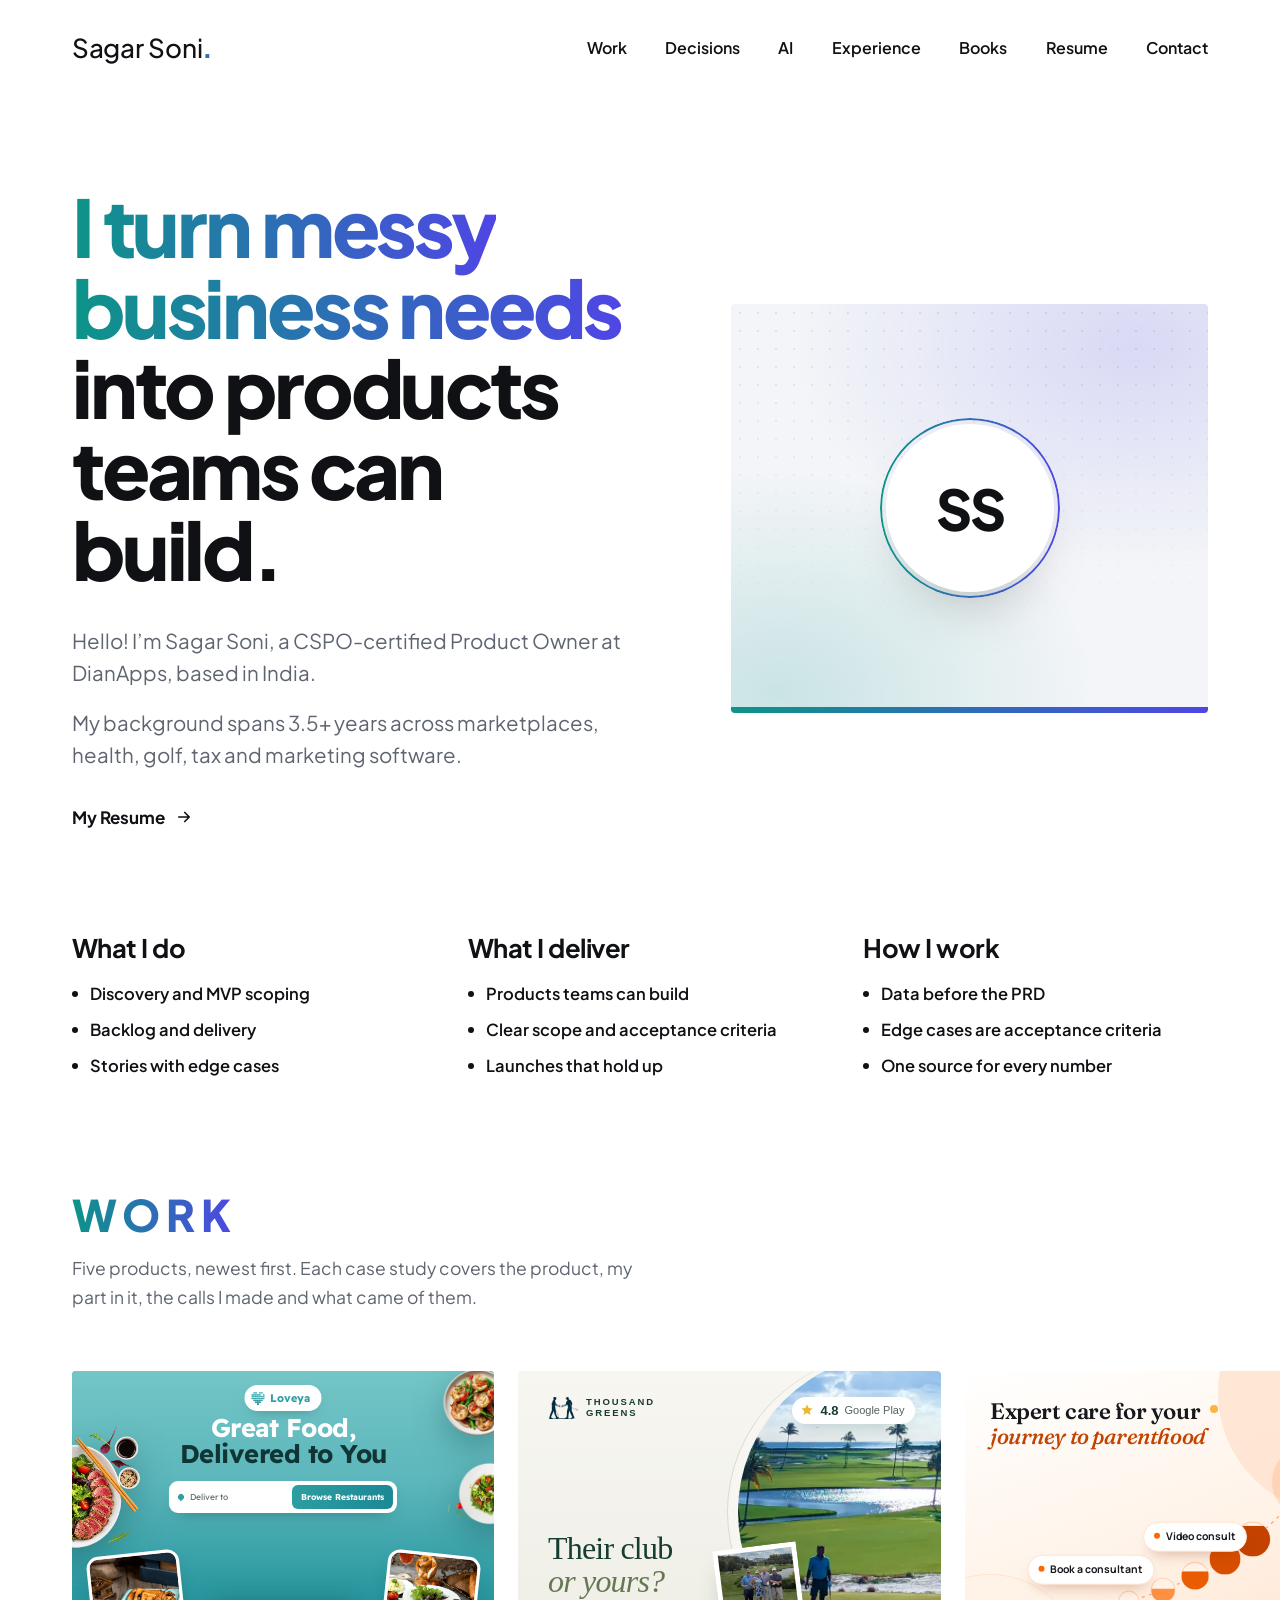
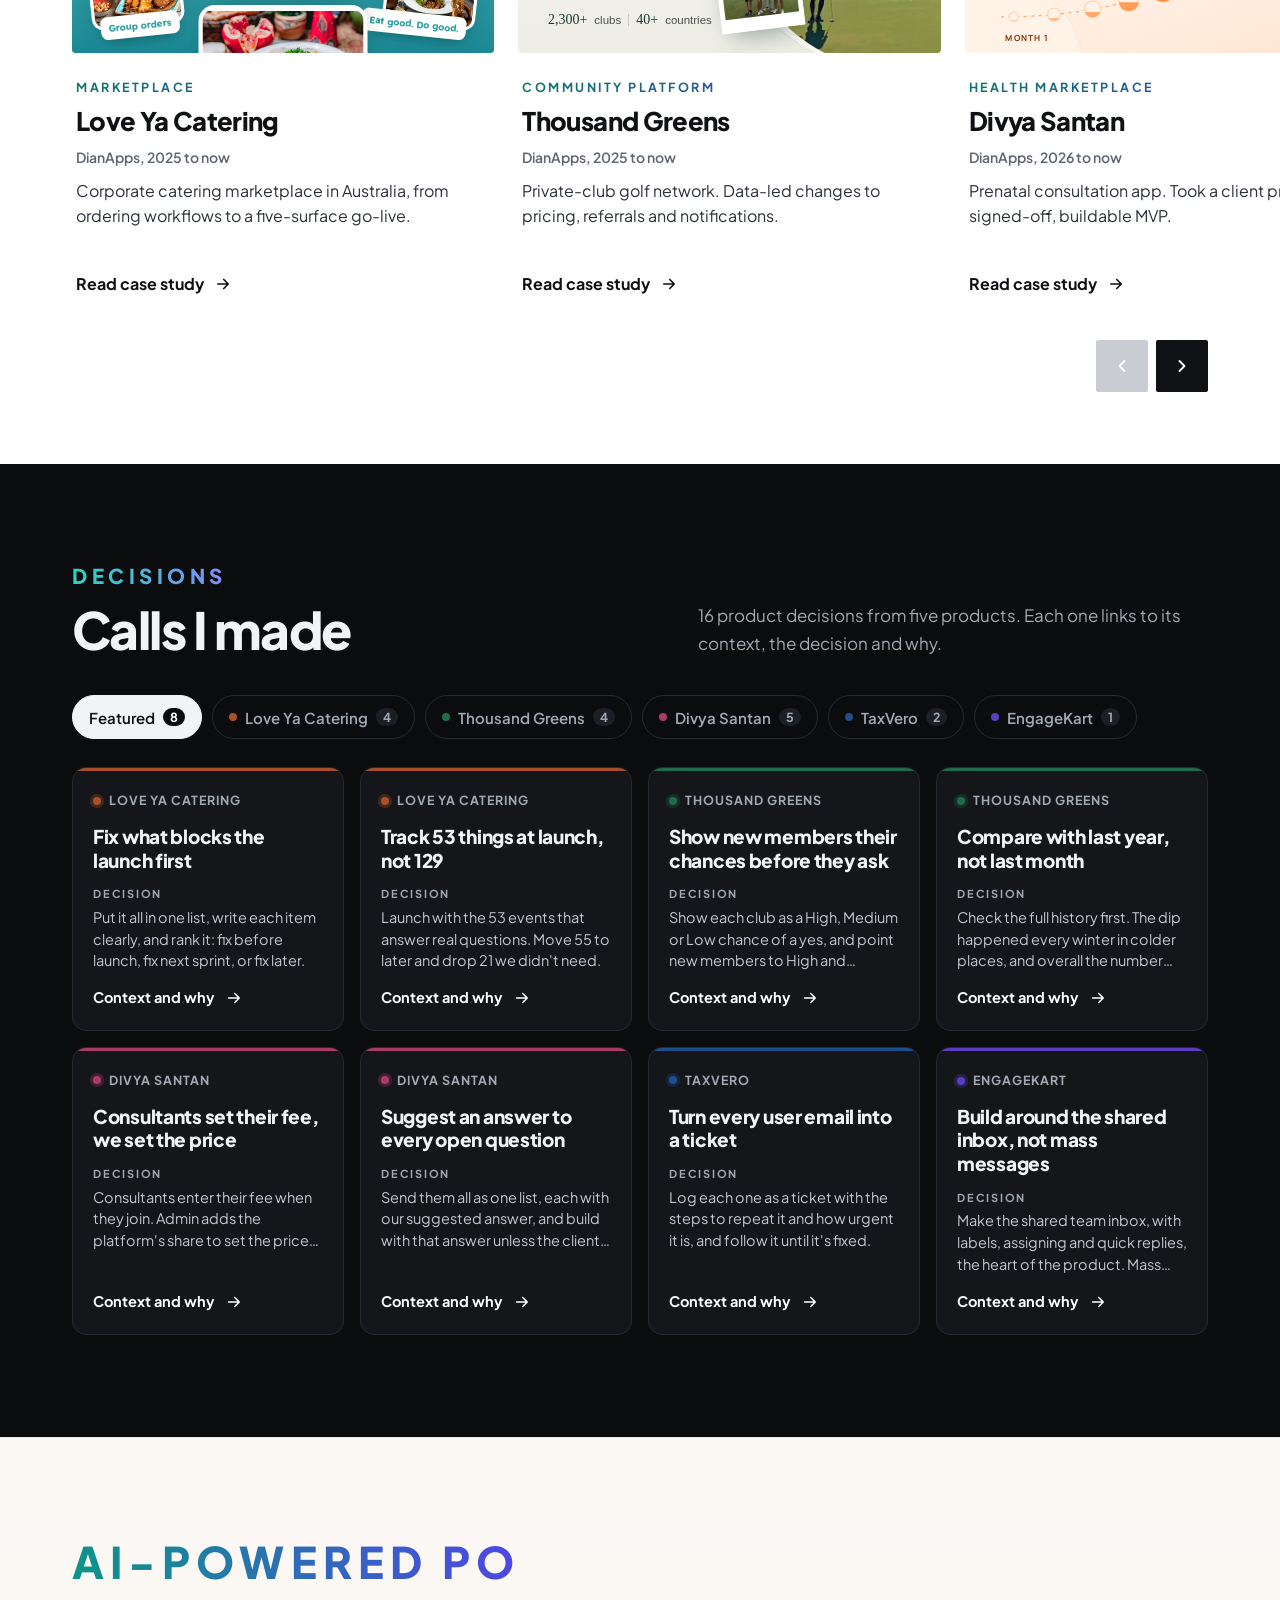
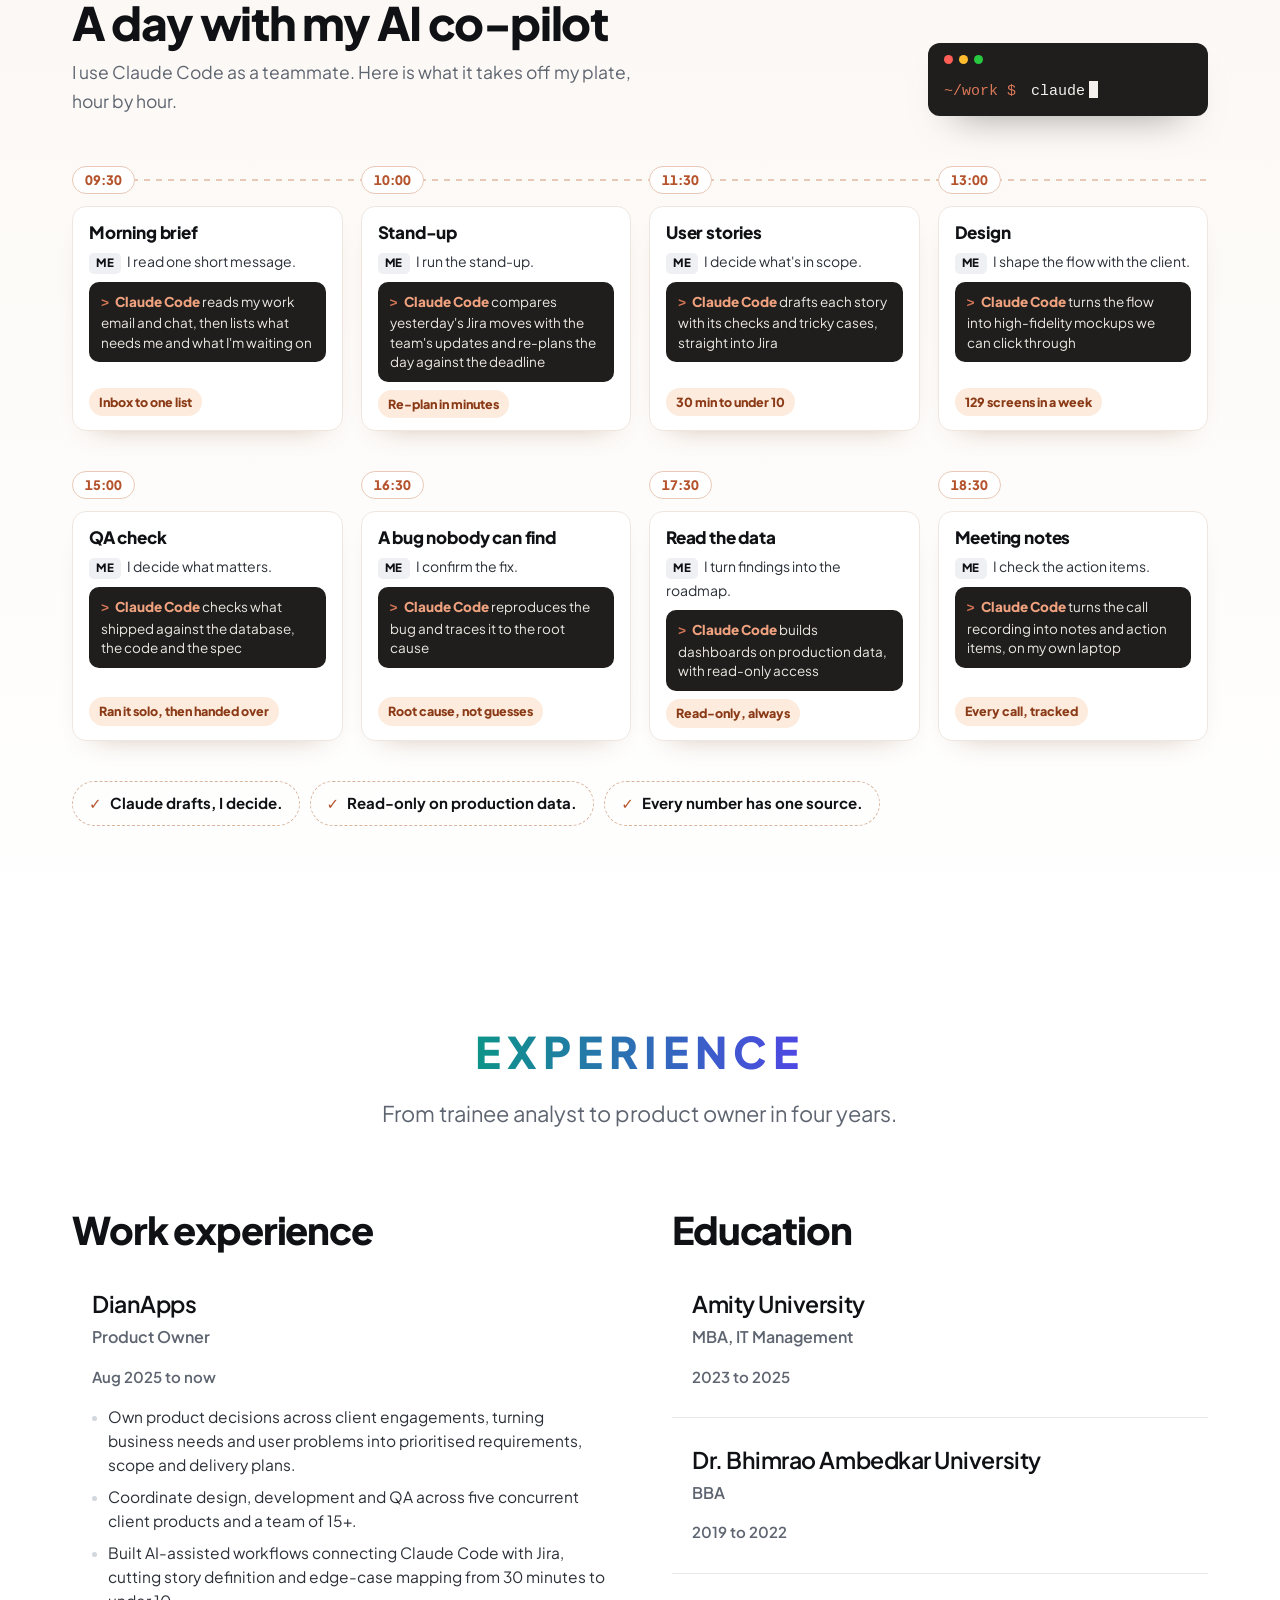
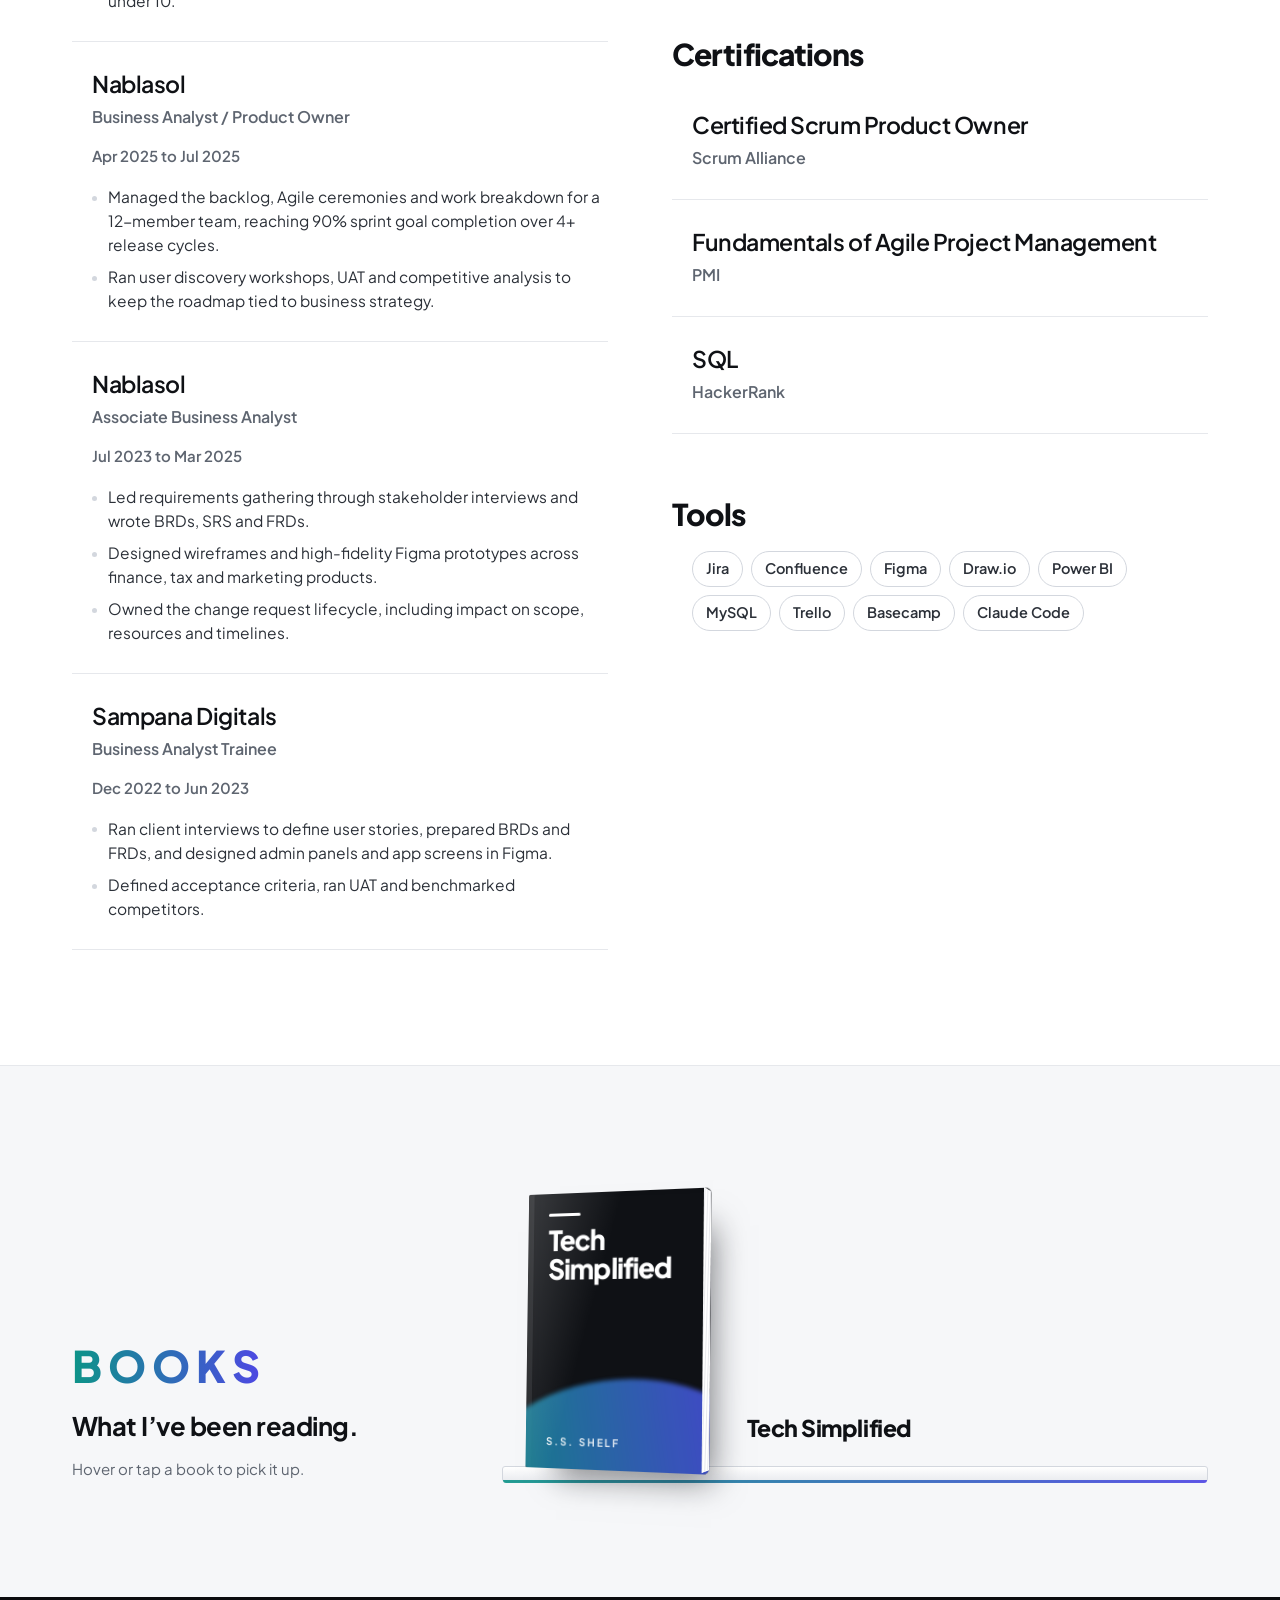
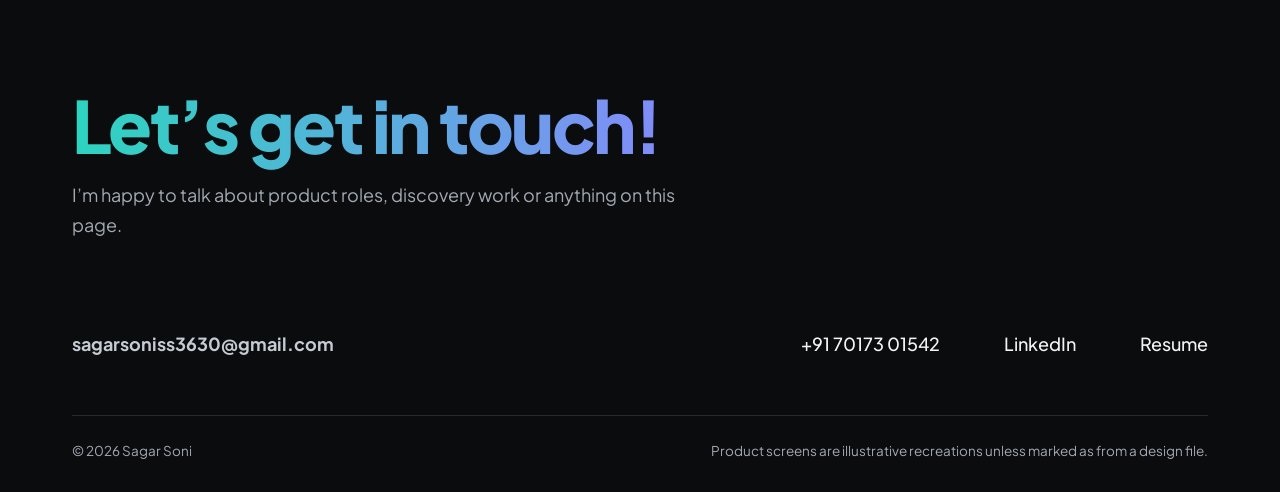
<file: index.html>
<!doctype html>
<html lang="en">
<head>
<meta charset="utf-8">
<meta name="viewport" content="width=device-width, initial-scale=1">
<title>Sagar Soni, Product Owner</title>
<meta name="description" content="Sagar Soni is a CSPO-certified Product Owner who takes products from discovery to delivery across marketplaces, community platforms and B2B SaaS.">
<meta property="og:title" content="Sagar Soni, Product Owner">
<meta property="og:description" content="Sagar Soni is a CSPO-certified Product Owner who takes products from discovery to delivery across marketplaces, community platforms and B2B SaaS.">
<meta name="theme-color" content="#ffffff">
<link rel="icon" href="data:image/svg+xml,%3Csvg xmlns='http://www.w3.org/2000/svg' viewBox='0 0 64 64'%3E%3Cdefs%3E%3ClinearGradient id='g' x1='0' y1='0' x2='1' y2='1'%3E%3Cstop offset='0' stop-color='%230D9488'/%3E%3Cstop offset='1' stop-color='%234F46E5'/%3E%3C/linearGradient%3E%3C/defs%3E%3Crect width='64' height='64' rx='16' fill='url(%23g)'/%3E%3Ctext x='32' y='42' text-anchor='middle' font-family='Arial,sans-serif' font-weight='700' font-size='26' fill='%23fff'%3ESS%3C/text%3E%3C/svg%3E">
<link rel="preconnect" href="https://fonts.googleapis.com"><link rel="preconnect" href="https://fonts.gstatic.com" crossorigin><link href="https://fonts.googleapis.com/css2?family=Plus+Jakarta+Sans:ital,wght@0,400;0,500;0,600;0,700;0,800;1,400&family=Readex+Pro:wght@500;700&family=Fraunces:ital,opsz,wght@0,9..144,600;0,9..144,700;1,9..144,500&family=Manrope:wght@600;700&display=swap" rel="stylesheet">
<link rel="stylesheet" href="assets/site.css">
<script>(function(d){var c=d.documentElement.classList;c.add('js');var s=/[?&]static\b/.test(location.search);if(s)c.add('static');if(!s&&!(window.matchMedia&&matchMedia('(prefers-reduced-motion: reduce)').matches))c.add('anim');})(document);</script>
</head>
<body>
<a class="skip" href="#main">Skip to content</a>
<header class="top">
  <div class="wrap top-in">
    <a class="brand" href="#top" aria-label="Sagar Soni, home">Sagar Soni<span class="dot">.</span></a>
    <button class="menu-btn" type="button" aria-expanded="false" aria-controls="nav"><span>Menu</span><i aria-hidden="true"></i></button>
    <nav class="nav" id="nav" aria-label="Main">
      <a href="#work">Work</a>
      <a href="#decisions">Decisions</a>
      <a href="#ai">AI</a>
      <a href="#experience">Experience</a>
      <a href="#books">Books</a>
      <a href="assets/Sagar-Soni-Resume.pdf" target="_blank" rel="noopener">Resume<span class="sr"> (PDF, opens in a new tab)</span></a>
      <a href="#contact">Contact</a>
    </nav>
  </div>
</header>

<main id="main">
<span id="top"></span>
<section class="hero">
  <div class="wrap hero-grid">
    <div class="hero-copy">
      <h1 class="rise" style="--i:0"><span class="grad">I turn messy business needs</span> into products teams can build.</h1>
      <p class="intro rise" style="--i:1">Hello! I&rsquo;m Sagar Soni, a CSPO-certified Product Owner at DianApps, based in India.</p>
      <p class="intro rise" style="--i:2">My background spans 3.5+ years across marketplaces, health, golf, tax and marketing software.</p>
      <a class="text-link rise" style="--i:3" href="assets/Sagar-Soni-Resume.pdf" target="_blank" rel="noopener">My Resume<svg viewBox="0 0 24 24" fill="none" stroke="currentColor" stroke-width="2.2" stroke-linecap="round" stroke-linejoin="round" aria-hidden="true"><path d="M5 12h14M13 6l6 6-6 6"/></svg><span class="sr"> (PDF, opens in a new tab)</span></a>
    </div>
    <div class="photo rise" style="--i:2">
      <!-- PHOTO: replace with Sagar's photo -->
      <div class="photo-in" role="img" aria-label="Photo of Sagar Soni, coming soon">
        <span class="mono" aria-hidden="true">SS</span>
      </div>
    </div>
  </div>
</section>

<section class="pillars" aria-label="What I do, what I deliver and how I work">
  <div class="wrap cols">
      <div class="col"><h3>What I do</h3><ul><li>Discovery and MVP scoping</li><li>Backlog and delivery</li><li>Stories with edge cases</li></ul></div>
      <div class="col"><h3>What I deliver</h3><ul><li>Products teams can build</li><li>Clear scope and acceptance criteria</li><li>Launches that hold up</li></ul></div>
      <div class="col"><h3>How I work</h3><ul><li>Data before the PRD</li><li>Edge cases are acceptance criteria</li><li>One source for every number</li></ul></div>
  </div>
</section>

<section class="work" id="work" aria-labelledby="work-h">
  <div class="wrap work-head">
    <div>
      <h2 class="label" id="work-h"><span class="grad">Work</span></h2>
      <p class="lede">Five products, newest first. Each case study covers the product, my part in it, the calls I made and what came of them.</p>
    </div>
  </div>
  <div class="carousel" data-carousel>
    <ul class="ctrack" id="track" aria-label="Projects">
      <li class="slide">
        <div class="pcard">
          <div class="pimg ly-host" style="--c:var(--lyc);--soft:var(--lyc-soft)" aria-hidden="true" inert><div class="lyw" aria-hidden="true">
  <span class="lyw-nav"><img src="assets/lyc/site-logo.webp" alt="">Loveya</span>
  <img class="lyw-plate pl1" src="assets/lyc/site-hero-side-left.webp" alt="">
  <img class="lyw-plate pl2" src="assets/lyc/site-hero-side-right-top.webp" alt="">
  <img class="lyw-plate pl3" src="assets/lyc/site-hero-side-right-bottom.webp" alt="">
  <span class="lyw-h"><span>Great Food,</span>Delivered to You</span>
  <span class="lyw-search"><i></i>Deliver to<b>Browse Restaurants</b></span>
  <span class="lyw-side s-l"><img src="assets/lyc/site-hero-left.webp" alt=""><em>Group orders</em></span>
  <span class="lyw-side s-r"><img src="assets/lyc/site-hero-right.webp" alt=""><em>Eat good. Do good.</em></span>
  <span class="lyw-center"><img src="assets/lyc/site-hero-center.webp" alt=""></span>
</div></div>
          <div class="pbody">
            <span class="tag">Marketplace</span>
            <h3><a class="stretch" href="work/loveya-catering.html">Love Ya Catering</a></h3>
            <p class="pmeta">DianApps, 2025 to now</p>
            <p class="pline">Corporate catering marketplace in Australia, from ordering workflows to a five-surface go-live.</p>
            <span class="more" aria-hidden="true">Read case study<svg viewBox="0 0 24 24" fill="none" stroke="currentColor" stroke-width="2.2" stroke-linecap="round" stroke-linejoin="round" aria-hidden="true"><path d="M5 12h14M13 6l6 6-6 6"/></svg></span>
          </div>
        </div>
      </li>
      <li class="slide">
        <div class="pcard">
          <div class="pimg tg-host" style="--c:var(--tg);--soft:var(--tg-soft)" aria-hidden="true" inert><div class="tgt" aria-hidden="true">
  <div class="tgt-copy">
    <span class="tgt-brand"><img src="assets/tg/logo.webp" alt="" loading="lazy">Thousand<br>Greens</span>
    <span class="tgt-h">Their club<br><em>or yours?</em></span>
    <span class="tgt-facts"><b>2,300+</b> clubs <i></i> <b>40+</b> countries</span>
  </div>
  <div class="tgt-photo"><img src="assets/tg/course.webp" alt="" loading="lazy" decoding="async"></div>
  <img class="tgt-polaroid" src="assets/tg/community.webp" alt="" loading="lazy" decoding="async">
  <span class="tgt-pill"><span class="tgt-stars"><svg viewBox="0 0 24 24" aria-hidden="true"><path d="M12 2.6l2.9 6 6.6.8-4.9 4.6 1.3 6.5L12 17.3l-5.9 3.2 1.3-6.5L2.5 9.4l6.6-.8z"/></svg></span>4.8 <small>Google Play</small></span>
</div></div>
          <div class="pbody">
            <span class="tag">Community platform</span>
            <h3><a class="stretch" href="work/thousand-greens.html">Thousand Greens</a></h3>
            <p class="pmeta">DianApps, 2025 to now</p>
            <p class="pline">Private-club golf network. Data-led changes to pricing, referrals and notifications.</p>
            <span class="more" aria-hidden="true">Read case study<svg viewBox="0 0 24 24" fill="none" stroke="currentColor" stroke-width="2.2" stroke-linecap="round" stroke-linejoin="round" aria-hidden="true"><path d="M5 12h14M13 6l6 6-6 6"/></svg></span>
          </div>
        </div>
      </li>
      <li class="slide">
        <div class="pcard">
          <div class="pimg ds-host" style="--c:var(--ds);--soft:var(--ds-soft)" aria-hidden="true" inert><div class="dst" aria-hidden="true">
  <span class="dst-blob b1"></span><span class="dst-blob b2"></span>
  <span class="dst-h">Expert care for your <em>journey to parenthood</em></span>
  <svg class="dst-svg" viewBox="0 0 440 300" preserveAspectRatio="xMidYMid meet">
    <path d="M34,262 Q250,262 362,118" fill="none" stroke="#FFB27A" stroke-width="1.6" stroke-dasharray="2 6" stroke-linecap="round"/>
    <g class="ds-m" style="--f:0.111;--d:0ms">
      <circle cx="46.9" cy="261.9" r="5.0" fill="#FFF3E8" stroke="#FFD2B0" stroke-width="1.2"/>
      <clipPath id="dsct0"><circle cx="46.9" cy="261.9" r="5.0"/></clipPath>
      <g clip-path="url(#dsct0)"><rect class="ds-fill" x="41.9" y="256.9" width="10.0" height="10.0" fill="rgb(255, 196, 150)"/></g>
    </g><g class="ds-m" style="--f:0.222;--d:60ms">
      <circle cx="90.0" cy="259.4" r="6.9" fill="#FFF3E8" stroke="#FFD2B0" stroke-width="1.2"/>
      <clipPath id="dsct1"><circle cx="90.0" cy="259.4" r="6.9"/></clipPath>
      <g clip-path="url(#dsct1)"><rect class="ds-fill" x="83.1" y="252.5" width="13.8" height="13.8" fill="rgb(255, 183, 129)"/></g>
    </g><g class="ds-m" style="--f:0.333;--d:120ms">
      <circle cx="130.9" cy="253.8" r="8.8" fill="#FFF3E8" stroke="#FFD2B0" stroke-width="1.2"/>
      <clipPath id="dsct2"><circle cx="130.9" cy="253.8" r="8.8"/></clipPath>
      <g clip-path="url(#dsct2)"><rect class="ds-fill" x="122.1" y="245.0" width="17.6" height="17.6" fill="rgb(255, 169, 108)"/></g>
    </g><g class="ds-m" style="--f:0.444;--d:180ms">
      <circle cx="169.6" cy="245.2" r="10.7" fill="#FFF3E8" stroke="#FFD2B0" stroke-width="1.2"/>
      <clipPath id="dsct3"><circle cx="169.6" cy="245.2" r="10.7"/></clipPath>
      <g clip-path="url(#dsct3)"><rect class="ds-fill" x="158.9" y="234.5" width="21.4" height="21.4" fill="rgb(255, 156, 87)"/></g>
    </g><g class="ds-m" style="--f:0.556;--d:240ms">
      <circle cx="206.0" cy="233.4" r="12.6" fill="#FFF3E8" stroke="#FFD2B0" stroke-width="1.2"/>
      <clipPath id="dsct4"><circle cx="206.0" cy="233.4" r="12.6"/></clipPath>
      <g clip-path="url(#dsct4)"><rect class="ds-fill" x="193.4" y="220.8" width="25.2" height="25.2" fill="rgb(255, 143, 65)"/></g>
    </g><g class="ds-m" style="--f:0.667;--d:300ms">
      <circle cx="240.1" cy="218.4" r="14.5" fill="#FFF3E8" stroke="#FFD2B0" stroke-width="1.2"/>
      <clipPath id="dsct5"><circle cx="240.1" cy="218.4" r="14.5"/></clipPath>
      <g clip-path="url(#dsct5)"><rect class="ds-fill" x="225.6" y="203.9" width="29.0" height="29.0" fill="rgb(235, 91, 1)"/></g>
    </g><g class="ds-m" style="--f:0.778;--d:360ms">
      <circle cx="272.0" cy="200.4" r="16.4" fill="#FFF3E8" stroke="#FFD2B0" stroke-width="1.2"/>
      <clipPath id="dsct6"><circle cx="272.0" cy="200.4" r="16.4"/></clipPath>
      <g clip-path="url(#dsct6)"><rect class="ds-fill" x="255.6" y="184.0" width="32.8" height="32.8" fill="rgb(216, 78, 1)"/></g>
    </g><g class="ds-m" style="--f:0.889;--d:420ms">
      <circle cx="301.7" cy="179.3" r="18.3" fill="#FFF3E8" stroke="#FFD2B0" stroke-width="1.2"/>
      <clipPath id="dsct7"><circle cx="301.7" cy="179.3" r="18.3"/></clipPath>
      <g clip-path="url(#dsct7)"><rect class="ds-fill" x="283.4" y="161.0" width="36.6" height="36.6" fill="rgb(196, 66, 0)"/></g>
    </g>
    <g class="ds-logo">
      <circle cx="362.0" cy="118.0" r="40" fill="#FF6702" opacity=".14"/>
      <rect x="335.0" y="91.0" width="54" height="54" rx="15" fill="#FF6702"/>
      <text x="362.0" y="129.0" text-anchor="middle" font-family="Fraunces, Georgia, serif" font-weight="700" font-size="32" fill="#fff">D</text>
    </g>
    <text class="ds-lab" x="38" y="288">Month 1</text>
    <text class="ds-lab" x="362.0" y="164.0" text-anchor="middle">Month 9</text>
  </svg>
  <span class="ds-chip u" style="left:29.8%;top:84.6%">Book a consultant</span><span class="ds-chip u" style="left:54.6%;top:72.8%">Video consult</span>
  <span class="dst-dot d1"></span><span class="dst-dot d2"></span>
</div></div>
          <div class="pbody">
            <span class="tag">Health marketplace</span>
            <h3><a class="stretch" href="work/divya-santan.html">Divya Santan</a></h3>
            <p class="pmeta">DianApps, 2026 to now</p>
            <p class="pline">Prenatal consultation app. Took a client prototype to a signed-off, buildable MVP.</p>
            <span class="more" aria-hidden="true">Read case study<svg viewBox="0 0 24 24" fill="none" stroke="currentColor" stroke-width="2.2" stroke-linecap="round" stroke-linejoin="round" aria-hidden="true"><path d="M5 12h14M13 6l6 6-6 6"/></svg></span>
          </div>
        </div>
      </li>
      <li class="slide">
        <div class="pcard">
          <div class="pimg tv-host" style="--c:var(--tv);--soft:var(--tv-soft)" aria-hidden="true" inert><div class="tvh" aria-hidden="true">
  <img class="tvh-logo" src="assets/tv/logo.svg" alt="">
  <span class="tvh-h"><span>Total Tax Intelligence,</span> Built Into Every Step</span>
  <div class="tvh-scene">
    <div class="tvh-doc"><span>IRS transcript</span><i></i><i></i><i></i><i></i><i></i><i></i></div>
    <span class="tvh-dots d1"></span>
    <div class="tvh-ai"><span>AI</span></div>
    <span class="tvh-dots d2"></span>
    <div class="tvh-ma"><p>Multi-year analysis</p><ul><li><span>2021</span><i><b style="width:92%"></b></i><em class="ok">Resolved</em></li><li><span>2022</span><i><b style="width:64%"></b></i><em class="rv">Review</em></li><li><span>2023</span><i><b style="width:80%"></b></i><em class="ok">On track</em></li><li><span>2024</span><i><b style="width:46%"></b></i><em class="ip">In progress</em></li></ul></div>
    
  </div>
</div></div>
          <div class="pbody">
            <span class="tag">B2B SaaS</span>
            <h3><a class="stretch" href="work/taxvero.html">MyCase.Tax, now TaxVero</a></h3>
            <p class="pmeta">Nablasol, 2023 to 2025, before the rebrand</p>
            <p class="pline">Tax resolution software for US practices. Requirements, QA, production support and client demos in the early and middle stages.</p>
            <span class="more" aria-hidden="true">Read case study<svg viewBox="0 0 24 24" fill="none" stroke="currentColor" stroke-width="2.2" stroke-linecap="round" stroke-linejoin="round" aria-hidden="true"><path d="M5 12h14M13 6l6 6-6 6"/></svg></span>
          </div>
        </div>
      </li>
      <li class="slide">
        <div class="pcard">
          <div class="pimg" style="--c:var(--ek);--soft:var(--ek-soft)" aria-hidden="true" inert><div class="mock"><div class="panel">
  <div class="ek-tabs"><span class="chip" style="padding:8px 10px;border-radius:8px">Smart reply</span><span class="msub" style="padding:8px 10px;font-weight:600">Team inbox</span><span class="msub" style="padding:8px 10px;font-weight:600">Broadcast</span></div>
  <div style="padding:14px"><div class="wa"><div class="bub me">Hi, is my order shipped?</div><div class="bub">Hi Riya! Your order #4821 left our warehouse today and should reach you on Friday.<div class="qr"><span>Track order</span><span>Talk to an agent</span></div></div></div></div>
  <ul class="inbox" style="padding-top:0"><li><span><b>Mohit K.</b><br><em>Bulk pricing enquiry</em></span><span class="chip">Sales, Anil</span></li></ul>
</div></div></div>
          <div class="pbody">
            <span class="tag">Marketing SaaS</span>
            <h3><a class="stretch" href="work/engagekart.html">EngageKart</a></h3>
            <p class="pmeta">Nablasol, 2023 to 2025</p>
            <p class="pline">WhatsApp marketing and support for SMBs. Specs, competitor research and Figma prototypes.</p>
            <span class="more" aria-hidden="true">Read case study<svg viewBox="0 0 24 24" fill="none" stroke="currentColor" stroke-width="2.2" stroke-linecap="round" stroke-linejoin="round" aria-hidden="true"><path d="M5 12h14M13 6l6 6-6 6"/></svg></span>
          </div>
        </div>
      </li>
    </ul>
    <div class="wrap car-ctl">
      <button class="car-btn" type="button" data-dir="-1" aria-controls="track" aria-label="Previous project"><svg viewBox="0 0 24 24" fill="none" stroke="currentColor" stroke-width="2.2" stroke-linecap="round" stroke-linejoin="round" aria-hidden="true"><path d="M15 6l-6 6 6 6"/></svg></button>
      <button class="car-btn" type="button" data-dir="1" aria-controls="track" aria-label="Next project"><svg viewBox="0 0 24 24" fill="none" stroke="currentColor" stroke-width="2.2" stroke-linecap="round" stroke-linejoin="round" aria-hidden="true"><path d="M9 6l6 6-6 6"/></svg></button>
    </div>
  </div>
</section>

<section class="dark decisions" id="decisions" aria-labelledby="dec-h">
  <div class="wrap">
    <div class="dec-head">
      <div>
        <p class="label"><span class="grad-d">Decisions</span></p>
        <h2 id="dec-h">Calls I made</h2>
      </div>
      <p class="dec-sub">16 product decisions from five products. Each one links to its context, the decision and why.</p>
    </div>
    <div class="dtabs" role="group" aria-label="Filter calls by project"><button type="button" class="dtab" data-filter="featured" aria-pressed="true">Featured <span>8</span></button><button type="button" class="dtab" data-filter="loveya-catering" aria-pressed="false" style="--c:var(--lyc);--soft:var(--lyc-soft)"><i aria-hidden="true"></i>Love Ya Catering <span>4</span></button><button type="button" class="dtab" data-filter="thousand-greens" aria-pressed="false" style="--c:var(--tg);--soft:var(--tg-soft)"><i aria-hidden="true"></i>Thousand Greens <span>4</span></button><button type="button" class="dtab" data-filter="divya-santan" aria-pressed="false" style="--c:var(--ds);--soft:var(--ds-soft)"><i aria-hidden="true"></i>Divya Santan <span>5</span></button><button type="button" class="dtab" data-filter="taxvero" aria-pressed="false" style="--c:var(--tv);--soft:var(--tv-soft)"><i aria-hidden="true"></i>TaxVero <span>2</span></button><button type="button" class="dtab" data-filter="engagekart" aria-pressed="false" style="--c:var(--ek);--soft:var(--ek-soft)"><i aria-hidden="true"></i>EngageKart <span>1</span></button></div>
    <ul class="dgrid" id="dgrid">
      <li class="dcard" data-p="loveya-catering" style="--c:var(--lyc);--soft:var(--lyc-soft)">
        <a href="work/loveya-catering.html#count-money-from-our-own-records">
          <span class="dc-proj"><i aria-hidden="true"></i>Love Ya Catering</span>
          <span class="dc-title">Count money from our own records, not Google</span>
          <span class="dc-dec"><b>Decision</b>Use Google Analytics only to count website visits. Take order and sales numbers from our own database.</span>
          <span class="read">Context and why<svg viewBox="0 0 24 24" fill="none" stroke="currentColor" stroke-width="2.2" stroke-linecap="round" stroke-linejoin="round" aria-hidden="true"><path d="M5 12h14M13 6l6 6-6 6"/></svg></span>
        </a>
      </li>
      <li class="dcard" data-p="loveya-catering" style="--c:var(--lyc);--soft:var(--lyc-soft)">
        <a href="work/loveya-catering.html#let-each-restaurant-set">
          <span class="dc-proj"><i aria-hidden="true"></i>Love Ya Catering</span>
          <span class="dc-title">Let each restaurant set its own time and distance limits</span>
          <span class="dc-dec"><b>Decision</b>Each restaurant sets how long it has to accept an order and how far it delivers. Admin can change it if needed.</span>
          <span class="read">Context and why<svg viewBox="0 0 24 24" fill="none" stroke="currentColor" stroke-width="2.2" stroke-linecap="round" stroke-linejoin="round" aria-hidden="true"><path d="M5 12h14M13 6l6 6-6 6"/></svg></span>
        </a>
      </li>
      <li class="dcard" data-p="loveya-catering" data-f="1" style="--c:var(--lyc);--soft:var(--lyc-soft)">
        <a href="work/loveya-catering.html#fix-what-blocks-the-launch-first">
          <span class="dc-proj"><i aria-hidden="true"></i>Love Ya Catering</span>
          <span class="dc-title">Fix what blocks the launch first</span>
          <span class="dc-dec"><b>Decision</b>Put it all in one list, write each item clearly, and rank it: fix before launch, fix next sprint, or fix later.</span>
          <span class="read">Context and why<svg viewBox="0 0 24 24" fill="none" stroke="currentColor" stroke-width="2.2" stroke-linecap="round" stroke-linejoin="round" aria-hidden="true"><path d="M5 12h14M13 6l6 6-6 6"/></svg></span>
        </a>
      </li>
      <li class="dcard" data-p="loveya-catering" data-f="1" style="--c:var(--lyc);--soft:var(--lyc-soft)">
        <a href="work/loveya-catering.html#track-53-things-at-launch">
          <span class="dc-proj"><i aria-hidden="true"></i>Love Ya Catering</span>
          <span class="dc-title">Track 53 things at launch, not 129</span>
          <span class="dc-dec"><b>Decision</b>Launch with the 53 events that answer real questions. Move 55 to later and drop 21 we didn't need.</span>
          <span class="read">Context and why<svg viewBox="0 0 24 24" fill="none" stroke="currentColor" stroke-width="2.2" stroke-linecap="round" stroke-linejoin="round" aria-hidden="true"><path d="M5 12h14M13 6l6 6-6 6"/></svg></span>
        </a>
      </li>
      <li class="dcard" data-p="thousand-greens" data-f="1" style="--c:var(--tg);--soft:var(--tg-soft)">
        <a href="work/thousand-greens.html#show-new-members-their-chances">
          <span class="dc-proj"><i aria-hidden="true"></i>Thousand Greens</span>
          <span class="dc-title">Show new members their chances before they ask</span>
          <span class="dc-dec"><b>Decision</b>Show each club as a High, Medium or Low chance of a yes, and point new members to High and Medium clubs until they've played a few games.</span>
          <span class="read">Context and why<svg viewBox="0 0 24 24" fill="none" stroke="currentColor" stroke-width="2.2" stroke-linecap="round" stroke-linejoin="round" aria-hidden="true"><path d="M5 12h14M13 6l6 6-6 6"/></svg></span>
        </a>
      </li>
      <li class="dcard" data-p="thousand-greens" data-f="1" style="--c:var(--tg);--soft:var(--tg-soft)">
        <a href="work/thousand-greens.html#compare-with-last-year-not-last">
          <span class="dc-proj"><i aria-hidden="true"></i>Thousand Greens</span>
          <span class="dc-title">Compare with last year, not last month</span>
          <span class="dc-dec"><b>Decision</b>Check the full history first. The dip happened every winter in colder places, and overall the number was growing.</span>
          <span class="read">Context and why<svg viewBox="0 0 24 24" fill="none" stroke="currentColor" stroke-width="2.2" stroke-linecap="round" stroke-linejoin="round" aria-hidden="true"><path d="M5 12h14M13 6l6 6-6 6"/></svg></span>
        </a>
      </li>
      <li class="dcard" data-p="thousand-greens" style="--c:var(--tg);--soft:var(--tg-soft)">
        <a href="work/thousand-greens.html#check-each-feature-does-its-job">
          <span class="dc-proj"><i aria-hidden="true"></i>Thousand Greens</span>
          <span class="dc-title">Check each feature does its job, not just that it works</span>
          <span class="dc-dec"><b>Decision</b>In every review, check what changed, the rule behind it, and whether the result is really happening for users.</span>
          <span class="read">Context and why<svg viewBox="0 0 24 24" fill="none" stroke="currentColor" stroke-width="2.2" stroke-linecap="round" stroke-linejoin="round" aria-hidden="true"><path d="M5 12h14M13 6l6 6-6 6"/></svg></span>
        </a>
      </li>
      <li class="dcard" data-p="thousand-greens" style="--c:var(--tg);--soft:var(--tg-soft)">
        <a href="work/thousand-greens.html#give-referral-credit-however-the-friend">
          <span class="dc-proj"><i aria-hidden="true"></i>Thousand Greens</span>
          <span class="dc-title">Give referral credit however the friend joins</span>
          <span class="dc-dec"><b>Decision</b>Match the friend's email when they sign up, and give back the credit members had already missed.</span>
          <span class="read">Context and why<svg viewBox="0 0 24 24" fill="none" stroke="currentColor" stroke-width="2.2" stroke-linecap="round" stroke-linejoin="round" aria-hidden="true"><path d="M5 12h14M13 6l6 6-6 6"/></svg></span>
        </a>
      </li>
      <li class="dcard" data-p="divya-santan" data-f="1" style="--c:var(--ds);--soft:var(--ds-soft)">
        <a href="work/divya-santan.html#consultants-set-their-fee-we-set">
          <span class="dc-proj"><i aria-hidden="true"></i>Divya Santan</span>
          <span class="dc-title">Consultants set their fee, we set the price</span>
          <span class="dc-dec"><b>Decision</b>Consultants enter their fee when they join. Admin adds the platform's share to set the price parents see. The fee is fixed once approved.</span>
          <span class="read">Context and why<svg viewBox="0 0 24 24" fill="none" stroke="currentColor" stroke-width="2.2" stroke-linecap="round" stroke-linejoin="round" aria-hidden="true"><path d="M5 12h14M13 6l6 6-6 6"/></svg></span>
        </a>
      </li>
      <li class="dcard" data-p="divya-santan" style="--c:var(--ds);--soft:var(--ds-soft)">
        <a href="work/divya-santan.html#let-parents-switch-consultants-midplan">
          <span class="dc-proj"><i aria-hidden="true"></i>Divya Santan</span>
          <span class="dc-title">Let parents switch consultants mid-plan</span>
          <span class="dc-dec"><b>Decision</b>Parents can switch once per part of a plan, as long as a session is still unbooked. Admin sorts out any price difference.</span>
          <span class="read">Context and why<svg viewBox="0 0 24 24" fill="none" stroke="currentColor" stroke-width="2.2" stroke-linecap="round" stroke-linejoin="round" aria-hidden="true"><path d="M5 12h14M13 6l6 6-6 6"/></svg></span>
        </a>
      </li>
      <li class="dcard" data-p="divya-santan" style="--c:var(--ds);--soft:var(--ds-soft)">
        <a href="work/divya-santan.html#let-people-reschedule-on-their">
          <span class="dc-proj"><i aria-hidden="true"></i>Divya Santan</span>
          <span class="dc-title">Let people reschedule on their own from day one</span>
          <span class="dc-dec"><b>Decision</b>Add it for both parents and consultants, with clear rules on how much notice is needed.</span>
          <span class="read">Context and why<svg viewBox="0 0 24 24" fill="none" stroke="currentColor" stroke-width="2.2" stroke-linecap="round" stroke-linejoin="round" aria-hidden="true"><path d="M5 12h14M13 6l6 6-6 6"/></svg></span>
        </a>
      </li>
      <li class="dcard" data-p="divya-santan" data-f="1" style="--c:var(--ds);--soft:var(--ds-soft)">
        <a href="work/divya-santan.html#suggest-an-answer-to-every-open">
          <span class="dc-proj"><i aria-hidden="true"></i>Divya Santan</span>
          <span class="dc-title">Suggest an answer to every open question</span>
          <span class="dc-dec"><b>Decision</b>Send them all as one list, each with our suggested answer, and build with that answer unless the client says no.</span>
          <span class="read">Context and why<svg viewBox="0 0 24 24" fill="none" stroke="currentColor" stroke-width="2.2" stroke-linecap="round" stroke-linejoin="round" aria-hidden="true"><path d="M5 12h14M13 6l6 6-6 6"/></svg></span>
        </a>
      </li>
      <li class="dcard" data-p="divya-santan" style="--c:var(--ds);--soft:var(--ds-soft)">
        <a href="work/divya-santan.html#write-the-spec-from-what-was">
          <span class="dc-proj"><i aria-hidden="true"></i>Divya Santan</span>
          <span class="dc-title">Write the spec from what was actually built</span>
          <span class="dc-dec"><b>Decision</b>Write the spec from the real code, and copy each feature's details into its Jira ticket.</span>
          <span class="read">Context and why<svg viewBox="0 0 24 24" fill="none" stroke="currentColor" stroke-width="2.2" stroke-linecap="round" stroke-linejoin="round" aria-hidden="true"><path d="M5 12h14M13 6l6 6-6 6"/></svg></span>
        </a>
      </li>
      <li class="dcard" data-p="taxvero" data-f="1" style="--c:var(--tv);--soft:var(--tv-soft)">
        <a href="work/taxvero.html#turn-every-user-email">
          <span class="dc-proj"><i aria-hidden="true"></i>TaxVero</span>
          <span class="dc-title">Turn every user email into a ticket</span>
          <span class="dc-dec"><b>Decision</b>Log each one as a ticket with the steps to repeat it and how urgent it is, and follow it until it's fixed.</span>
          <span class="read">Context and why<svg viewBox="0 0 24 24" fill="none" stroke="currentColor" stroke-width="2.2" stroke-linecap="round" stroke-linejoin="round" aria-hidden="true"><path d="M5 12h14M13 6l6 6-6 6"/></svg></span>
        </a>
      </li>
      <li class="dcard" data-p="taxvero" style="--c:var(--tv);--soft:var(--tv-soft)">
        <a href="work/taxvero.html#list-the-tricky-cases-up-front">
          <span class="dc-proj"><i aria-hidden="true"></i>TaxVero</span>
          <span class="dc-title">List the tricky cases up front</span>
          <span class="dc-dec"><b>Decision</b>Every story lists its tricky cases as part of its checks, so testers and developers agree on what done means.</span>
          <span class="read">Context and why<svg viewBox="0 0 24 24" fill="none" stroke="currentColor" stroke-width="2.2" stroke-linecap="round" stroke-linejoin="round" aria-hidden="true"><path d="M5 12h14M13 6l6 6-6 6"/></svg></span>
        </a>
      </li>
      <li class="dcard" data-p="engagekart" data-f="1" style="--c:var(--ek);--soft:var(--ek-soft)">
        <a href="work/engagekart.html#build-around-the-shared-inbox">
          <span class="dc-proj"><i aria-hidden="true"></i>EngageKart</span>
          <span class="dc-title">Build around the shared inbox, not mass messages</span>
          <span class="dc-dec"><b>Decision</b>Make the shared team inbox, with labels, assigning and quick replies, the heart of the product. Mass messages are just one feature.</span>
          <span class="read">Context and why<svg viewBox="0 0 24 24" fill="none" stroke="currentColor" stroke-width="2.2" stroke-linecap="round" stroke-linejoin="round" aria-hidden="true"><path d="M5 12h14M13 6l6 6-6 6"/></svg></span>
        </a>
      </li>
    </ul>
  </div>
</section>

<section class="ai" id="ai" aria-labelledby="ai-h">
  <div class="wrap">
    <div class="ai-head">
      <div>
        <h2 class="label" id="ai-h"><span class="grad">AI-powered PO</span></h2>
        <p class="ai-title">A day with my AI co-pilot</p>
        <p class="ai-sub">I use Claude Code as a teammate. Here is what it takes off my plate, hour by hour.</p>
      </div>
      <div class="ai-term" aria-hidden="true"><span class="ai-dots"><i></i><i></i><i></i></span><code><span class="ai-p">~/work $</span> claude<span class="ai-cursor"></span></code></div>
    </div>
    <ol class="ai-day"><li class="ai-row" style="--i:0">
        <span class="ai-time">09:30</span>
        <div class="ai-card">
          <h3>Morning brief</h3>
          <p class="ai-me"><b>Me</b>I read one short message.</p>
          <p class="ai-cc"><span class="ai-prompt" aria-hidden="true">&gt;</span><b>Claude Code</b> reads my work email and chat, then lists what needs me and what I&#x27;m waiting on</p>
          <span class="ai-chip">Inbox to one list</span>
        </div>
      </li><li class="ai-row" style="--i:1">
        <span class="ai-time">10:00</span>
        <div class="ai-card">
          <h3>Stand-up</h3>
          <p class="ai-me"><b>Me</b>I run the stand-up.</p>
          <p class="ai-cc"><span class="ai-prompt" aria-hidden="true">&gt;</span><b>Claude Code</b> compares yesterday&#x27;s Jira moves with the team&#x27;s updates and re-plans the day against the deadline</p>
          <span class="ai-chip">Re-plan in minutes</span>
        </div>
      </li><li class="ai-row" style="--i:2">
        <span class="ai-time">11:30</span>
        <div class="ai-card">
          <h3>User stories</h3>
          <p class="ai-me"><b>Me</b>I decide what&#x27;s in scope.</p>
          <p class="ai-cc"><span class="ai-prompt" aria-hidden="true">&gt;</span><b>Claude Code</b> drafts each story with its checks and tricky cases, straight into Jira</p>
          <span class="ai-chip">30 min to under 10</span>
        </div>
      </li><li class="ai-row" style="--i:3">
        <span class="ai-time">13:00</span>
        <div class="ai-card">
          <h3>Design</h3>
          <p class="ai-me"><b>Me</b>I shape the flow with the client.</p>
          <p class="ai-cc"><span class="ai-prompt" aria-hidden="true">&gt;</span><b>Claude Code</b> turns the flow into high-fidelity mockups we can click through</p>
          <span class="ai-chip">129 screens in a week</span>
        </div>
      </li><li class="ai-row" style="--i:4">
        <span class="ai-time">15:00</span>
        <div class="ai-card">
          <h3>QA check</h3>
          <p class="ai-me"><b>Me</b>I decide what matters.</p>
          <p class="ai-cc"><span class="ai-prompt" aria-hidden="true">&gt;</span><b>Claude Code</b> checks what shipped against the database, the code and the spec</p>
          <span class="ai-chip">Ran it solo, then handed over</span>
        </div>
      </li><li class="ai-row" style="--i:5">
        <span class="ai-time">16:30</span>
        <div class="ai-card">
          <h3>A bug nobody can find</h3>
          <p class="ai-me"><b>Me</b>I confirm the fix.</p>
          <p class="ai-cc"><span class="ai-prompt" aria-hidden="true">&gt;</span><b>Claude Code</b> reproduces the bug and traces it to the root cause</p>
          <span class="ai-chip">Root cause, not guesses</span>
        </div>
      </li><li class="ai-row" style="--i:6">
        <span class="ai-time">17:30</span>
        <div class="ai-card">
          <h3>Read the data</h3>
          <p class="ai-me"><b>Me</b>I turn findings into the roadmap.</p>
          <p class="ai-cc"><span class="ai-prompt" aria-hidden="true">&gt;</span><b>Claude Code</b> builds dashboards on production data, with read-only access</p>
          <span class="ai-chip">Read-only, always</span>
        </div>
      </li><li class="ai-row" style="--i:7">
        <span class="ai-time">18:30</span>
        <div class="ai-card">
          <h3>Meeting notes</h3>
          <p class="ai-me"><b>Me</b>I check the action items.</p>
          <p class="ai-cc"><span class="ai-prompt" aria-hidden="true">&gt;</span><b>Claude Code</b> turns the call recording into notes and action items, on my own laptop</p>
          <span class="ai-chip">Every call, tracked</span>
        </div>
      </li></ol>
    <ul class="ai-rules" aria-label="My rules for working with AI"><li>Claude drafts, I decide.</li><li>Read-only on production data.</li><li>Every number has one source.</li></ul>
  </div>
</section>

<section class="exp" id="experience" aria-labelledby="exp-h">
  <div class="wrap">
    <h2 class="label center" id="exp-h"><span class="grad">Experience</span></h2>
    <p class="exp-sub">From trainee analyst to product owner in four years.</p>
    <div class="exp-grid">
      <div>
        <h3 class="exp-h">Work experience</h3>
        <ol class="jobs">
        <li class="job">
          <h4>DianApps</h4>
          <p class="job-role">Product Owner</p>
          <p class="when">Aug 2025 to now</p>
          <ul><li>Own product decisions across client engagements, turning business needs and user problems into prioritised requirements, scope and delivery plans.</li><li>Coordinate design, development and QA across five concurrent client products and a team of 15+.</li><li>Built AI-assisted workflows connecting Claude Code with Jira, cutting story definition and edge-case mapping from 30 minutes to under 10.</li></ul>
        </li>
        <li class="job">
          <h4>Nablasol</h4>
          <p class="job-role">Business Analyst / Product Owner</p>
          <p class="when">Apr 2025 to Jul 2025</p>
          <ul><li>Managed the backlog, Agile ceremonies and work breakdown for a 12-member team, reaching 90% sprint goal completion over 4+ release cycles.</li><li>Ran user discovery workshops, UAT and competitive analysis to keep the roadmap tied to business strategy.</li></ul>
        </li>
        <li class="job">
          <h4>Nablasol</h4>
          <p class="job-role">Associate Business Analyst</p>
          <p class="when">Jul 2023 to Mar 2025</p>
          <ul><li>Led requirements gathering through stakeholder interviews and wrote BRDs, SRS and FRDs.</li><li>Designed wireframes and high-fidelity Figma prototypes across finance, tax and marketing products.</li><li>Owned the change request lifecycle, including impact on scope, resources and timelines.</li></ul>
        </li>
        <li class="job">
          <h4>Sampana Digitals</h4>
          <p class="job-role">Business Analyst Trainee</p>
          <p class="when">Dec 2022 to Jun 2023</p>
          <ul><li>Ran client interviews to define user stories, prepared BRDs and FRDs, and designed admin panels and app screens in Figma.</li><li>Defined acceptance criteria, ran UAT and benchmarked competitors.</li></ul>
        </li>
        </ol>
      </div>
      <div>
        <h3 class="exp-h">Education</h3>
        <ol class="jobs">
        <li class="job"><h4>Amity University</h4><p class="job-role">MBA, IT Management</p><p class="when">2023 to 2025</p></li>
        <li class="job"><h4>Dr. Bhimrao Ambedkar University</h4><p class="job-role">BBA</p><p class="when">2019 to 2022</p></li>
        </ol>
        <h3 class="exp-h sub">Certifications</h3>
        <ul class="jobs">
        <li class="job"><h4>Certified Scrum Product Owner</h4><p class="job-role">Scrum Alliance</p></li>
        <li class="job"><h4>Fundamentals of Agile Project Management</h4><p class="job-role">PMI</p></li>
        <li class="job"><h4>SQL</h4><p class="job-role">HackerRank</p></li>
        </ul>
        <h3 class="exp-h sub">Tools</h3>
        <ul class="tools"><li>Jira</li><li>Confluence</li><li>Figma</li><li>Draw.io</li><li>Power BI</li><li>MySQL</li><li>Trello</li><li>Basecamp</li><li>Claude Code</li></ul>
      </div>
    </div>
  </div>
</section>

<section class="books" id="books" aria-labelledby="books-h">
  <div class="wrap books-grid">
    <div class="books-side">
      <h2 class="label" id="books-h"><span class="grad">Books</span></h2>
      <p class="books-sub">What I&rsquo;ve been reading.</p>
      <p class="books-hint" aria-hidden="true">Hover or tap a book to pick it up.</p>
    </div>
    <div class="shelf">
      <ul class="shelf-row" aria-label="Books I have read">
      <li class="book-item">
        <div class="book" tabindex="0" style="--b:#0F1115" aria-label="Tech Simplified">
          <div class="b-3d" aria-hidden="true">
            <div class="b-front"><span class="b-rule"></span><span class="b-title">Tech Simplified</span><span class="b-mark">S.S. shelf</span></div>
            <div class="b-spine"><span>Tech Simplified</span></div>
            <div class="b-pages"></div>
          </div>
        </div>
        <div class="b-cap"><h3>Tech Simplified</h3></div>
      </li>
      </ul>
      <div class="shelf-board" aria-hidden="true"></div>
    </div>
  </div>
</section>
</main>
<footer class="foot" id="contact">
  <div class="wrap">
    <h2 class="touch"><span class="grad-d">Let&rsquo;s get in touch!</span></h2>
    <p class="touch-sub">I&rsquo;m happy to talk about product roles, discovery work or anything on this page.</p>
    <div class="links">
      <a class="mail" href="mailto:sagarsoniss3630@gmail.com">sagarsoniss3630@gmail.com</a>
      <a href="tel:+917017301542">+91 70173 01542</a>
      <a href="https://www.linkedin.com/in/saaaagar/" target="_blank" rel="noopener">LinkedIn<span class="sr"> (opens in a new tab)</span></a>
      <a href="assets/Sagar-Soni-Resume.pdf" target="_blank" rel="noopener">Resume<span class="sr"> (PDF, opens in a new tab)</span></a>
    </div>
    <div class="legal"><span>&copy; 2026 Sagar Soni</span><span>Product screens are illustrative recreations unless marked as from a design file.</span></div>
  </div>
</footer>
<script src="assets/site.js"></script>
</body>
</html>
</file>
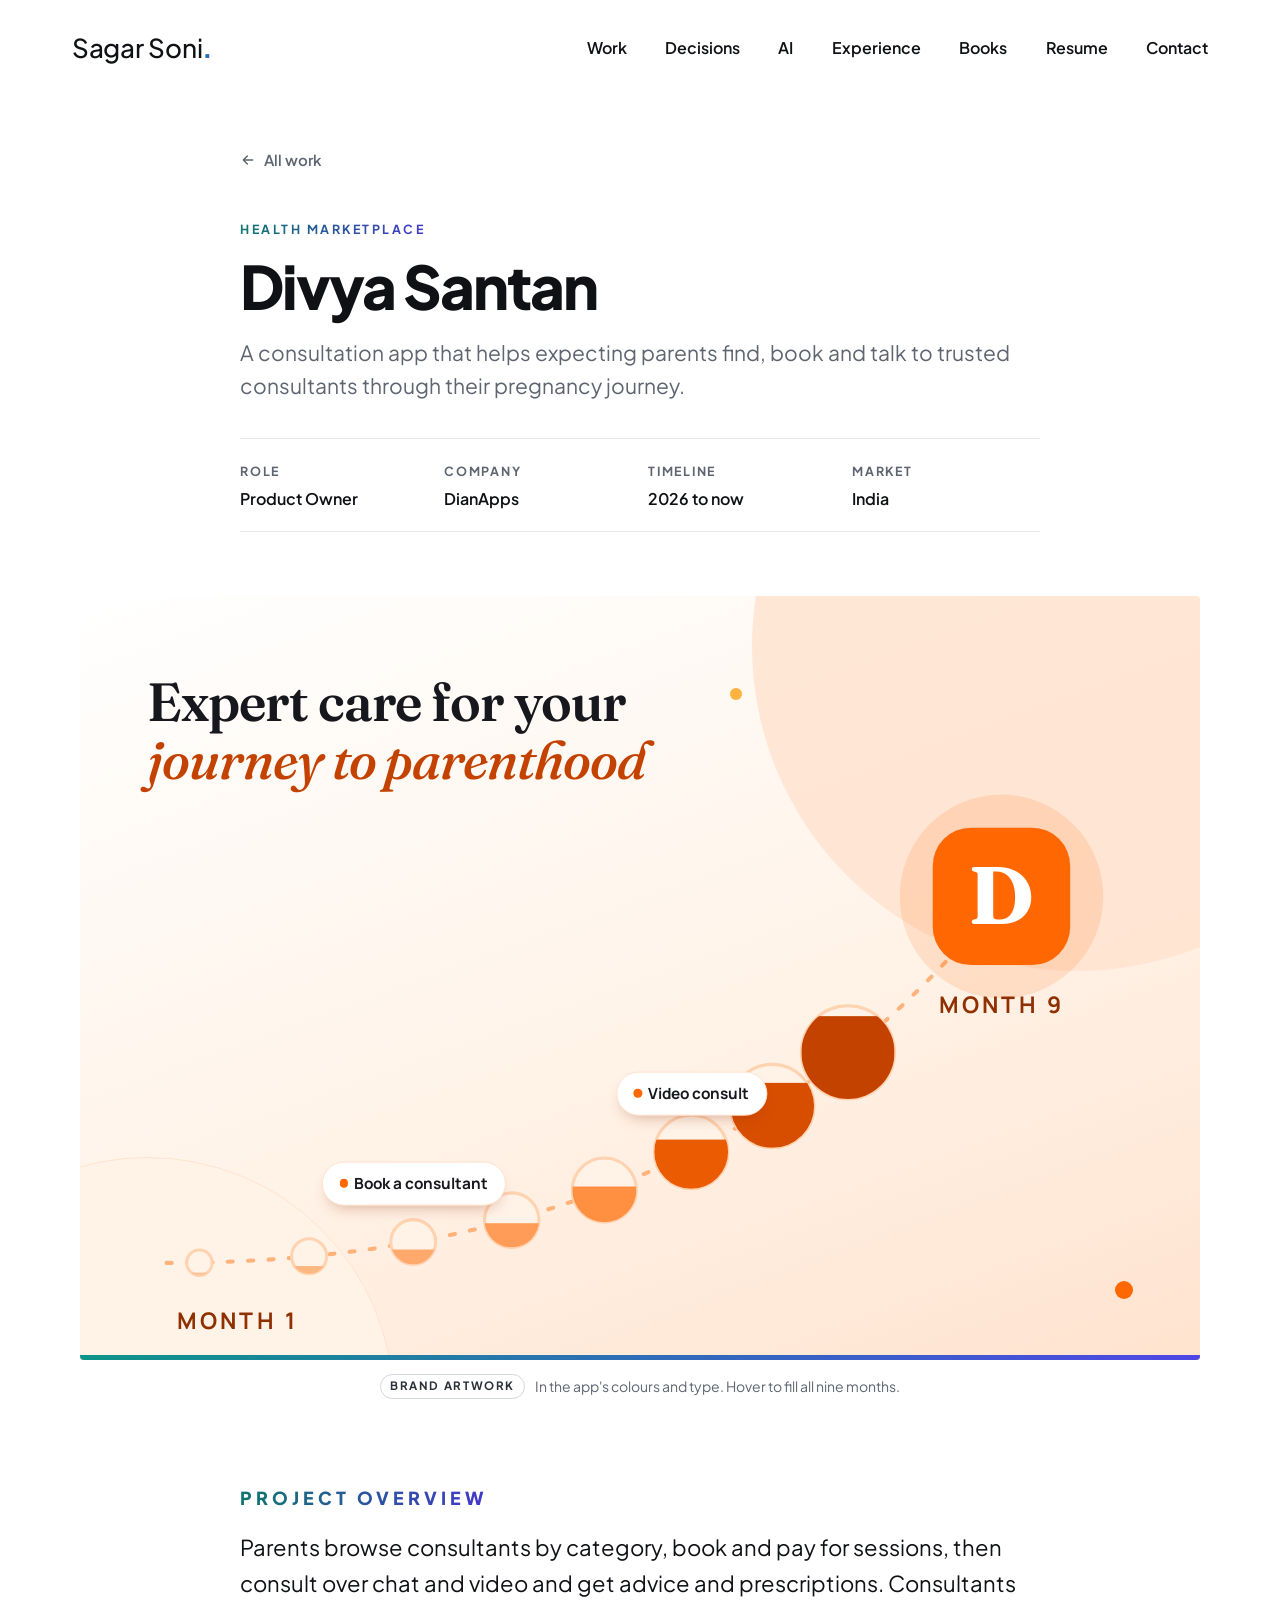
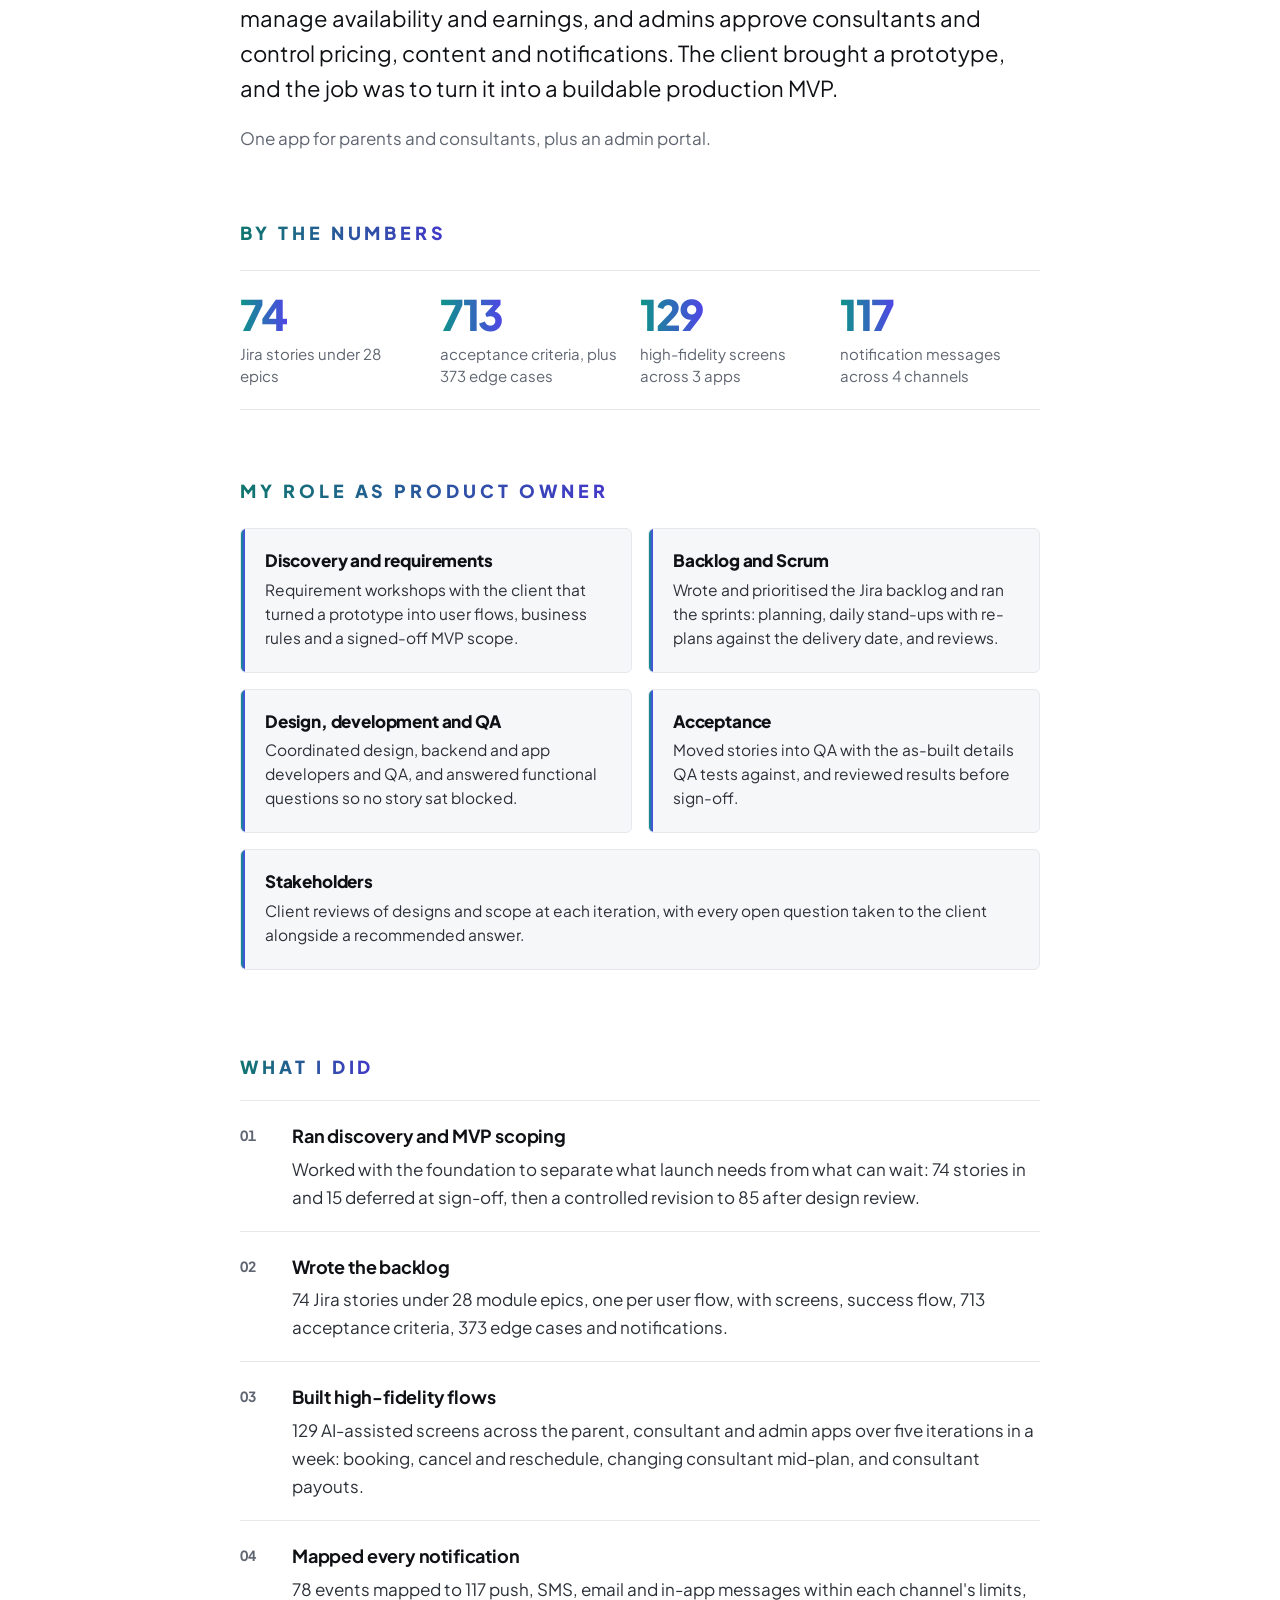
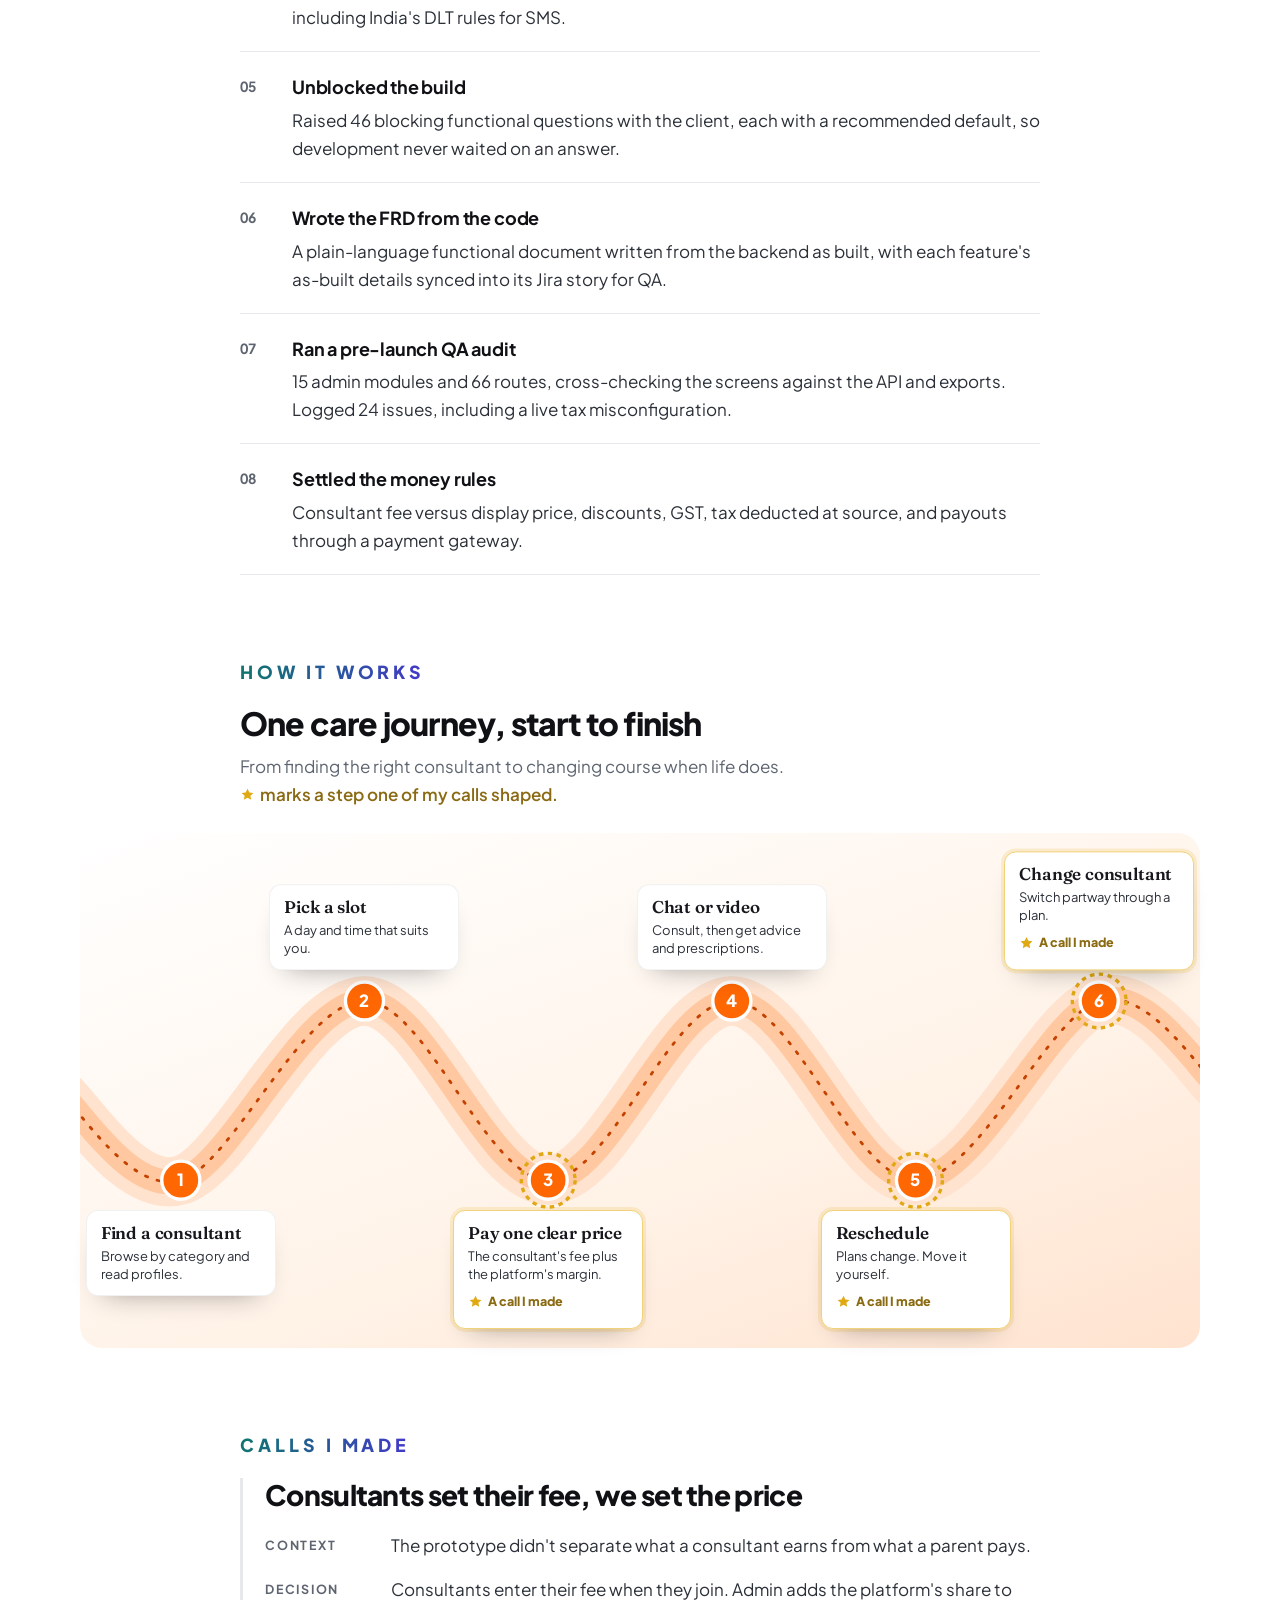
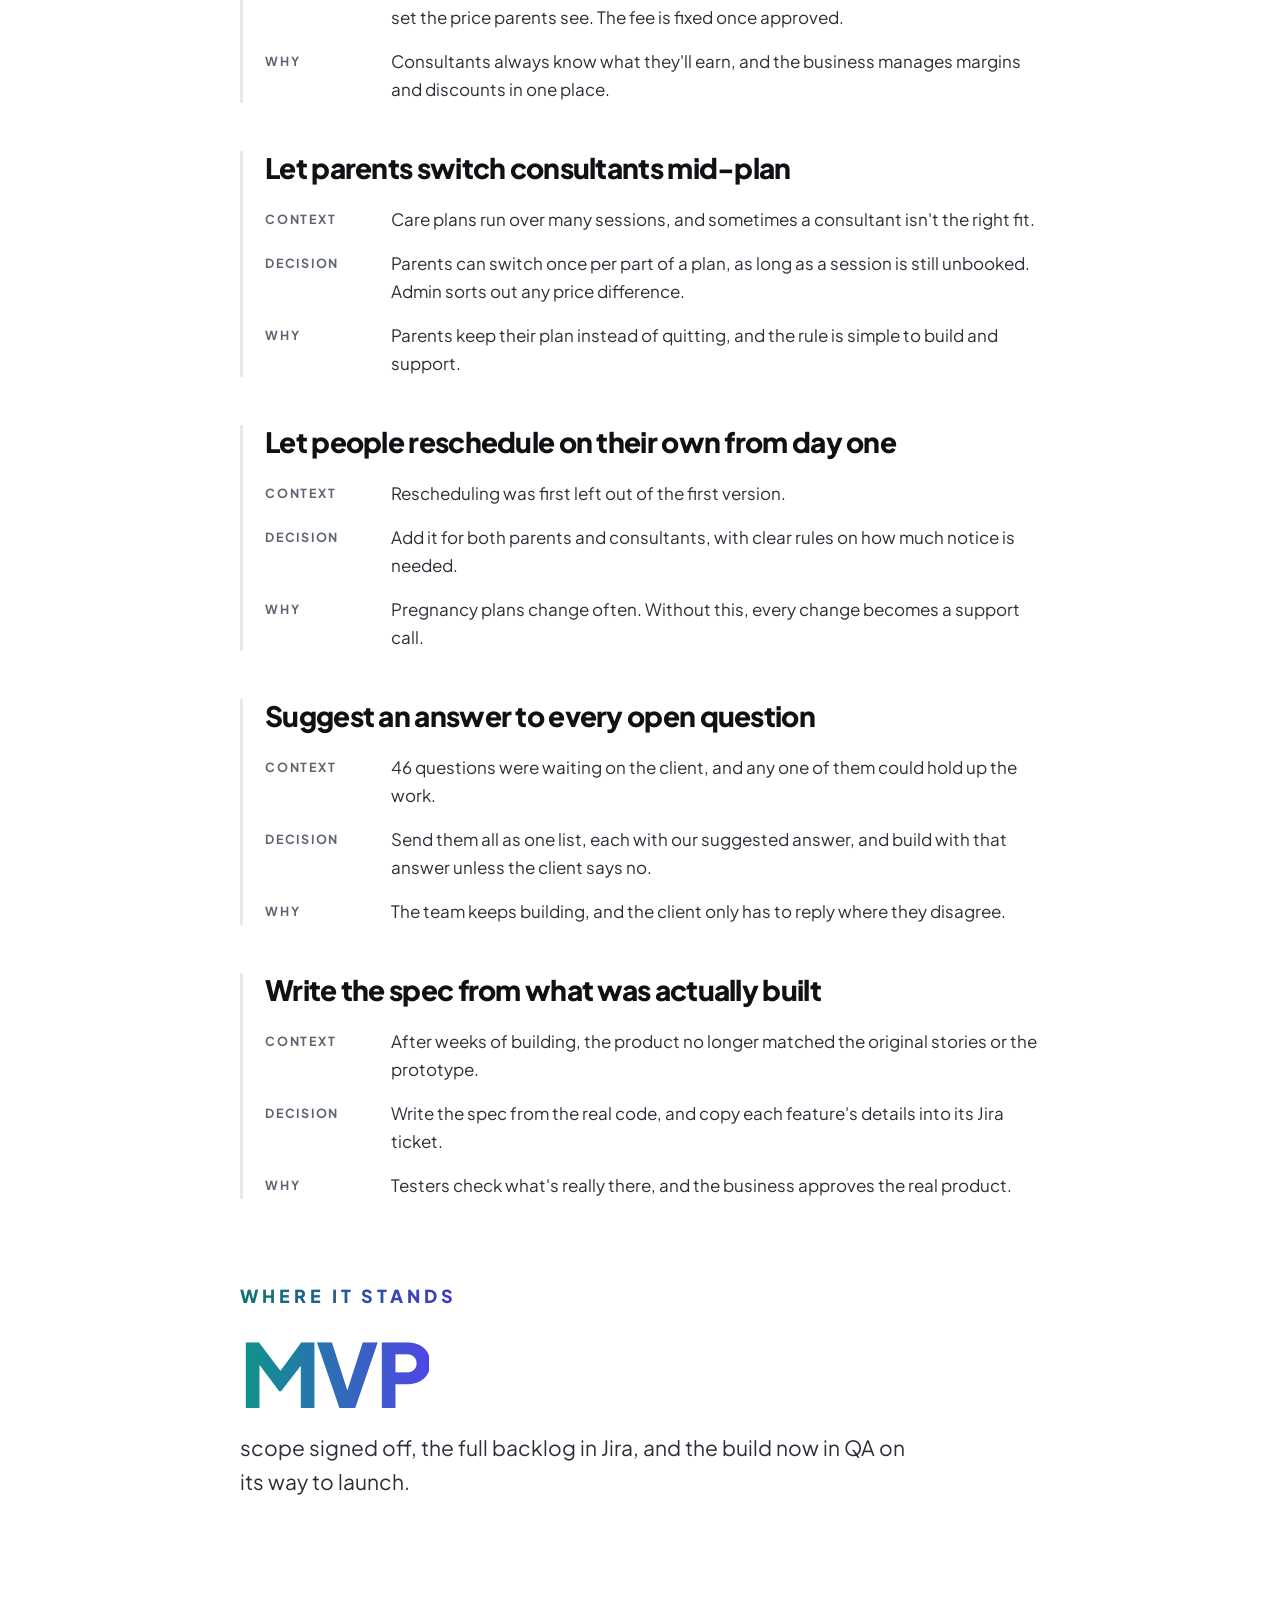
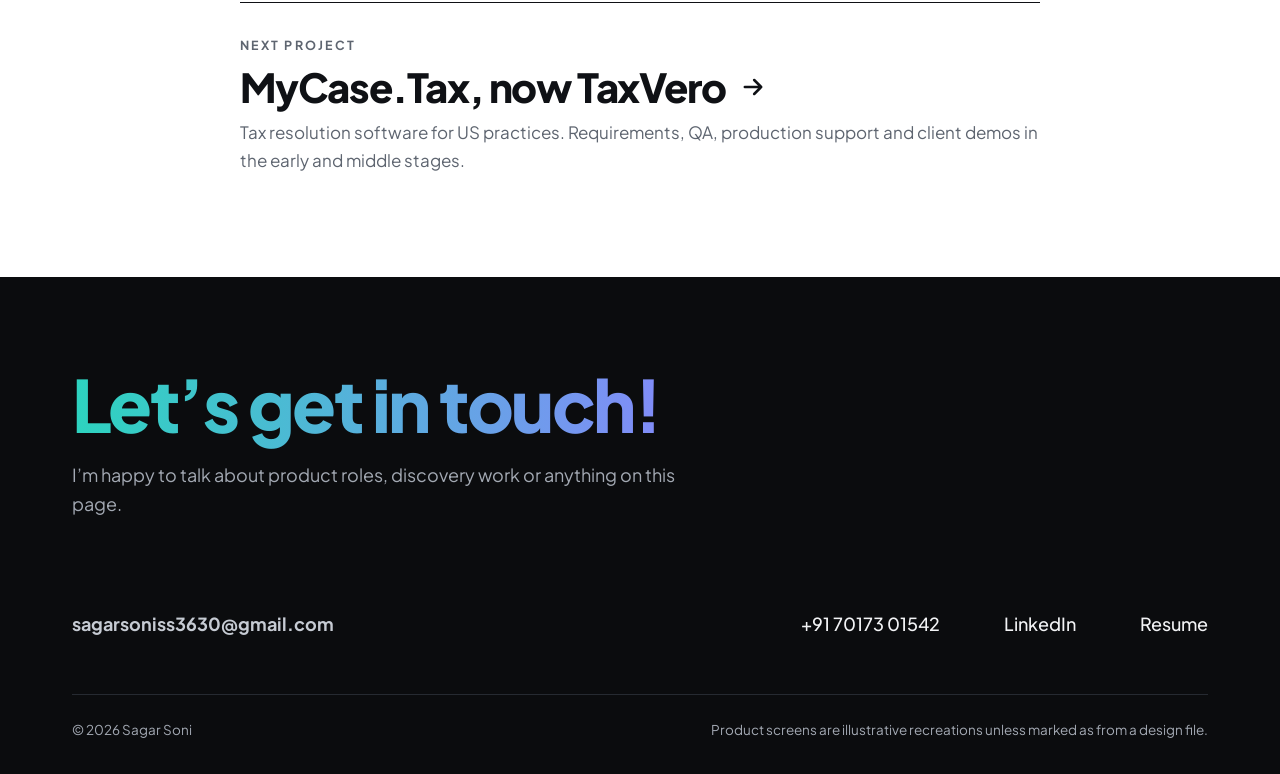
<file: work/divya-santan.html>
<!doctype html>
<html lang="en">
<head>
<meta charset="utf-8">
<meta name="viewport" content="width=device-width, initial-scale=1">
<title>Divya Santan case study, Sagar Soni</title>
<meta name="description" content="A consultation app that helps expecting parents find, book and talk to trusted consultants through their pregnancy journey.">
<meta property="og:title" content="Divya Santan case study, Sagar Soni">
<meta property="og:description" content="A consultation app that helps expecting parents find, book and talk to trusted consultants through their pregnancy journey.">
<meta name="theme-color" content="#ffffff">
<link rel="icon" href="data:image/svg+xml,%3Csvg xmlns='http://www.w3.org/2000/svg' viewBox='0 0 64 64'%3E%3Cdefs%3E%3ClinearGradient id='g' x1='0' y1='0' x2='1' y2='1'%3E%3Cstop offset='0' stop-color='%230D9488'/%3E%3Cstop offset='1' stop-color='%234F46E5'/%3E%3C/linearGradient%3E%3C/defs%3E%3Crect width='64' height='64' rx='16' fill='url(%23g)'/%3E%3Ctext x='32' y='42' text-anchor='middle' font-family='Arial,sans-serif' font-weight='700' font-size='26' fill='%23fff'%3ESS%3C/text%3E%3C/svg%3E">
<link rel="preconnect" href="https://fonts.googleapis.com"><link rel="preconnect" href="https://fonts.gstatic.com" crossorigin><link href="https://fonts.googleapis.com/css2?family=Plus+Jakarta+Sans:ital,wght@0,400;0,500;0,600;0,700;0,800;1,400&family=Readex+Pro:wght@500;700&family=Fraunces:ital,opsz,wght@0,9..144,600;0,9..144,700;1,9..144,500&family=Manrope:wght@600;700&display=swap" rel="stylesheet">
<link rel="stylesheet" href="../assets/site.css">
<script>(function(d){var c=d.documentElement.classList;c.add('js');var s=/[?&]static\b/.test(location.search);if(s)c.add('static');if(!s&&!(window.matchMedia&&matchMedia('(prefers-reduced-motion: reduce)').matches))c.add('anim');})(document);</script>
</head>
<body>
<a class="skip" href="#main">Skip to content</a>
<header class="top">
  <div class="wrap top-in">
    <a class="brand" href="../index.html#top" aria-label="Sagar Soni, home">Sagar Soni<span class="dot">.</span></a>
    <button class="menu-btn" type="button" aria-expanded="false" aria-controls="nav"><span>Menu</span><i aria-hidden="true"></i></button>
    <nav class="nav" id="nav" aria-label="Main">
      <a href="../index.html#work">Work</a>
      <a href="../index.html#decisions">Decisions</a>
      <a href="../index.html#ai">AI</a>
      <a href="../index.html#experience">Experience</a>
      <a href="../index.html#books">Books</a>
      <a href="../assets/Sagar-Soni-Resume.pdf" target="_blank" rel="noopener">Resume<span class="sr"> (PDF, opens in a new tab)</span></a>
      <a href="../index.html#contact">Contact</a>
    </nav>
  </div>
</header>

<main id="main" class="case">
<span id="top"></span>
<div class="wrap narrow case-head">
  <a class="back" href="../index.html#work"><svg viewBox="0 0 24 24" fill="none" stroke="currentColor" stroke-width="2.2" stroke-linecap="round" stroke-linejoin="round" aria-hidden="true"><path d="M19 12H5M11 6l-6 6 6 6"/></svg>All work</a>
  <span class="tag">Health marketplace</span>
  <h1>Divya Santan</h1>
  <p class="case-line">A consultation app that helps expecting parents find, book and talk to trusted consultants through their pregnancy journey.</p>
  <dl class="facts"><div><dt>Role</dt><dd>Product Owner</dd></div><div><dt>Company</dt><dd>DianApps</dd></div><div><dt>Timeline</dt><dd>2026 to now</dd></div><div><dt>Market</dt><dd>India</dd></div></dl>
  
</div>

<div class="wrap">
  <figure class="frame showcase" style="--c:var(--ds);--soft:var(--ds-soft)">
    <div class="frame-stage ds-stage"><div class="dst big" role="img" aria-label="Divya Santan: nine months as a path of circles filling with saffron, ending in the app's D mark, with Book a consultant and Video consult along the way">
  <span class="dst-blob b1"></span><span class="dst-blob b2"></span>
  <span class="dst-h">Expert care for your <em>journey to parenthood</em></span>
  <svg class="dst-svg" viewBox="0 0 440 300" preserveAspectRatio="xMidYMid meet">
    <path d="M34,262 Q250,262 362,118" fill="none" stroke="#FFB27A" stroke-width="1.6" stroke-dasharray="2 6" stroke-linecap="round"/>
    <g class="ds-m" style="--f:0.111;--d:0ms">
      <circle cx="46.9" cy="261.9" r="5.0" fill="#FFF3E8" stroke="#FFD2B0" stroke-width="1.2"/>
      <clipPath id="dsch0"><circle cx="46.9" cy="261.9" r="5.0"/></clipPath>
      <g clip-path="url(#dsch0)"><rect class="ds-fill" x="41.9" y="256.9" width="10.0" height="10.0" fill="rgb(255, 196, 150)"/></g>
    </g><g class="ds-m" style="--f:0.222;--d:60ms">
      <circle cx="90.0" cy="259.4" r="6.9" fill="#FFF3E8" stroke="#FFD2B0" stroke-width="1.2"/>
      <clipPath id="dsch1"><circle cx="90.0" cy="259.4" r="6.9"/></clipPath>
      <g clip-path="url(#dsch1)"><rect class="ds-fill" x="83.1" y="252.5" width="13.8" height="13.8" fill="rgb(255, 183, 129)"/></g>
    </g><g class="ds-m" style="--f:0.333;--d:120ms">
      <circle cx="130.9" cy="253.8" r="8.8" fill="#FFF3E8" stroke="#FFD2B0" stroke-width="1.2"/>
      <clipPath id="dsch2"><circle cx="130.9" cy="253.8" r="8.8"/></clipPath>
      <g clip-path="url(#dsch2)"><rect class="ds-fill" x="122.1" y="245.0" width="17.6" height="17.6" fill="rgb(255, 169, 108)"/></g>
    </g><g class="ds-m" style="--f:0.444;--d:180ms">
      <circle cx="169.6" cy="245.2" r="10.7" fill="#FFF3E8" stroke="#FFD2B0" stroke-width="1.2"/>
      <clipPath id="dsch3"><circle cx="169.6" cy="245.2" r="10.7"/></clipPath>
      <g clip-path="url(#dsch3)"><rect class="ds-fill" x="158.9" y="234.5" width="21.4" height="21.4" fill="rgb(255, 156, 87)"/></g>
    </g><g class="ds-m" style="--f:0.556;--d:240ms">
      <circle cx="206.0" cy="233.4" r="12.6" fill="#FFF3E8" stroke="#FFD2B0" stroke-width="1.2"/>
      <clipPath id="dsch4"><circle cx="206.0" cy="233.4" r="12.6"/></clipPath>
      <g clip-path="url(#dsch4)"><rect class="ds-fill" x="193.4" y="220.8" width="25.2" height="25.2" fill="rgb(255, 143, 65)"/></g>
    </g><g class="ds-m" style="--f:0.667;--d:300ms">
      <circle cx="240.1" cy="218.4" r="14.5" fill="#FFF3E8" stroke="#FFD2B0" stroke-width="1.2"/>
      <clipPath id="dsch5"><circle cx="240.1" cy="218.4" r="14.5"/></clipPath>
      <g clip-path="url(#dsch5)"><rect class="ds-fill" x="225.6" y="203.9" width="29.0" height="29.0" fill="rgb(235, 91, 1)"/></g>
    </g><g class="ds-m" style="--f:0.778;--d:360ms">
      <circle cx="272.0" cy="200.4" r="16.4" fill="#FFF3E8" stroke="#FFD2B0" stroke-width="1.2"/>
      <clipPath id="dsch6"><circle cx="272.0" cy="200.4" r="16.4"/></clipPath>
      <g clip-path="url(#dsch6)"><rect class="ds-fill" x="255.6" y="184.0" width="32.8" height="32.8" fill="rgb(216, 78, 1)"/></g>
    </g><g class="ds-m" style="--f:0.889;--d:420ms">
      <circle cx="301.7" cy="179.3" r="18.3" fill="#FFF3E8" stroke="#FFD2B0" stroke-width="1.2"/>
      <clipPath id="dsch7"><circle cx="301.7" cy="179.3" r="18.3"/></clipPath>
      <g clip-path="url(#dsch7)"><rect class="ds-fill" x="283.4" y="161.0" width="36.6" height="36.6" fill="rgb(196, 66, 0)"/></g>
    </g>
    <g class="ds-logo">
      <circle cx="362.0" cy="118.0" r="40" fill="#FF6702" opacity=".14"/>
      <rect x="335.0" y="91.0" width="54" height="54" rx="15" fill="#FF6702"/>
      <text x="362.0" y="129.0" text-anchor="middle" font-family="Fraunces, Georgia, serif" font-weight="700" font-size="32" fill="#fff">D</text>
    </g>
    <text class="ds-lab" x="38" y="288">Month 1</text>
    <text class="ds-lab" x="362.0" y="164.0" text-anchor="middle">Month 9</text>
  </svg>
  <span class="ds-chip u" style="left:29.8%;top:84.6%">Book a consultant</span><span class="ds-chip u" style="left:54.6%;top:72.8%">Video consult</span>
  <span class="dst-dot d1"></span><span class="dst-dot d2"></span>
</div></div>
    <figcaption><span class="illus-tag">Brand artwork</span>In the app's colours and type. Hover to fill all nine months.</figcaption>
  </figure>
</div>

<article class="wrap narrow article">
  <section id="overview">
    <h2 class="label"><span class="grad">Project overview</span></h2>
    <p class="big">Parents browse consultants by category, book and pay for sessions, then consult over chat and video and get advice and prescriptions. Consultants manage availability and earnings, and admins approve consultants and control pricing, content and notifications. The client brought a prototype, and the job was to turn it into a buildable production MVP.</p>
    <p class="muted">One app for parents and consultants, plus an admin portal.</p>
  </section>

  <section id="numbers">
    <h2 class="label"><span class="grad">By the numbers</span></h2>
    <ul class="stats"><li><strong class="grad">74</strong><span>Jira stories under 28 epics</span></li><li><strong class="grad">713</strong><span>acceptance criteria, plus 373 edge cases</span></li><li><strong class="grad">129</strong><span>high-fidelity screens across 3 apps</span></li><li><strong class="grad">117</strong><span>notification messages across 4 channels</span></li></ul>
  </section>
  <section id="my-role">
    <h2 class="label"><span class="grad">My role as Product Owner</span></h2>
    <ul class="po-role"><li><h3>Discovery and requirements</h3><p>Requirement workshops with the client that turned a prototype into user flows, business rules and a signed-off MVP scope.</p></li><li><h3>Backlog and Scrum</h3><p>Wrote and prioritised the Jira backlog and ran the sprints: planning, daily stand-ups with re-plans against the delivery date, and reviews.</p></li><li><h3>Design, development and QA</h3><p>Coordinated design, backend and app developers and QA, and answered functional questions so no story sat blocked.</p></li><li><h3>Acceptance</h3><p>Moved stories into QA with the as-built details QA tests against, and reviewed results before sign-off.</p></li><li><h3>Stakeholders</h3><p>Client reviews of designs and scope at each iteration, with every open question taken to the client alongside a recommended answer.</p></li></ul>
  </section>
  <section id="role">
    <h2 class="label"><span class="grad">What I did</span></h2>
    <ul class="did"><li><b>Ran discovery and MVP scoping</b><span>Worked with the foundation to separate what launch needs from what can wait: 74 stories in and 15 deferred at sign-off, then a controlled revision to 85 after design review.</span></li><li><b>Wrote the backlog</b><span>74 Jira stories under 28 module epics, one per user flow, with screens, success flow, 713 acceptance criteria, 373 edge cases and notifications.</span></li><li><b>Built high-fidelity flows</b><span>129 AI-assisted screens across the parent, consultant and admin apps over five iterations in a week: booking, cancel and reschedule, changing consultant mid-plan, and consultant payouts.</span></li><li><b>Mapped every notification</b><span>78 events mapped to 117 push, SMS, email and in-app messages within each channel's limits, including India's DLT rules for SMS.</span></li><li><b>Unblocked the build</b><span>Raised 46 blocking functional questions with the client, each with a recommended default, so development never waited on an answer.</span></li><li><b>Wrote the FRD from the code</b><span>A plain-language functional document written from the backend as built, with each feature's as-built details synced into its Jira story for QA.</span></li><li><b>Ran a pre-launch QA audit</b><span>15 admin modules and 66 routes, cross-checking the screens against the API and exports. Logged 24 issues, including a live tax misconfiguration.</span></li><li><b>Settled the money rules</b><span>Consultant fee versus display price, discounts, GST, tax deducted at source, and payouts through a payment gateway.</span></li></ul>
  </section>

  <section id="flow" class="flow flow-ribbon">
    <h2 class="label"><span class="grad">How it works</span></h2>
    <p class="fl-title">One care journey, start to finish</p>
    <p class="fl-lede">From finding the right consultant to changing course when life does. <span class="fl-key"><svg viewBox="0 0 24 24" aria-hidden="true"><path d="M12 2.6l2.9 6 6.6.8-4.9 4.6 1.3 6.5L12 17.3l-5.9 3.2 1.3-6.5L2.5 9.4l6.6-.8z"/></svg>marks a step one of my calls shaped.</span></p>
    <div class="fl-bleed"><div class="fl-stage" style="--ar:1000/460">
      <svg class="fl-svg" viewBox="0 0 1000 460" aria-hidden="true"><path class="ds-rib-shadow" d="M-20.0,230.0 C-1.7,243.3 44.3,323.3 90.0,310.0 C135.7,296.7 199.3,150.0 254.0,150.0 C308.7,150.0 363.3,310.0 418.0,310.0 C472.7,310.0 527.3,150.0 582.0,150.0 C636.7,150.0 691.3,310.0 746.0,310.0 C800.7,310.0 864.3,163.3 910.0,150.0 C955.7,136.7 1001.7,216.7 1020.0,230.0"/><path class="ds-rib" d="M-20.0,230.0 C-1.7,243.3 44.3,323.3 90.0,310.0 C135.7,296.7 199.3,150.0 254.0,150.0 C308.7,150.0 363.3,310.0 418.0,310.0 C472.7,310.0 527.3,150.0 582.0,150.0 C636.7,150.0 691.3,310.0 746.0,310.0 C800.7,310.0 864.3,163.3 910.0,150.0 C955.7,136.7 1001.7,216.7 1020.0,230.0"/><path class="fl-path" d="M-20.0,230.0 C-1.7,243.3 44.3,323.3 90.0,310.0 C135.7,296.7 199.3,150.0 254.0,150.0 C308.7,150.0 363.3,310.0 418.0,310.0 C472.7,310.0 527.3,150.0 582.0,150.0 C636.7,150.0 691.3,310.0 746.0,310.0 C800.7,310.0 864.3,163.3 910.0,150.0 C955.7,136.7 1001.7,216.7 1020.0,230.0"/><g class="fl-node" style="--i:1"><circle cx="90.0" cy="310" r="17" class="fl-dot"/><text x="90.0" y="315" text-anchor="middle">1</text></g><g class="fl-node" style="--i:2"><circle cx="254.0" cy="150" r="17" class="fl-dot"/><text x="254.0" y="155" text-anchor="middle">2</text></g><g class="fl-node call" style="--i:3"><circle cx="418.0" cy="310" r="24" class="fl-ring"/><circle cx="418.0" cy="310" r="17" class="fl-dot"/><text x="418.0" y="315" text-anchor="middle">3</text></g><g class="fl-node" style="--i:4"><circle cx="582.0" cy="150" r="17" class="fl-dot"/><text x="582.0" y="155" text-anchor="middle">4</text></g><g class="fl-node call" style="--i:5"><circle cx="746.0" cy="310" r="24" class="fl-ring"/><circle cx="746.0" cy="310" r="17" class="fl-dot"/><text x="746.0" y="315" text-anchor="middle">5</text></g><g class="fl-node call" style="--i:6"><circle cx="910.0" cy="150" r="24" class="fl-ring"/><circle cx="910.0" cy="150" r="17" class="fl-dot"/><text x="910.0" y="155" text-anchor="middle">6</text></g></svg>
      <ol class="fl-steps"><li class="fl-step below" style="--x:9.00%;--y:67.39%">
          <span class="fl-n">01</span><h3>Find a consultant</h3><p>Browse by category and read profiles.</p></li><li class="fl-step above" style="--x:25.40%;--y:32.61%">
          <span class="fl-n">02</span><h3>Pick a slot</h3><p>A day and time that suits you.</p></li><li class="fl-step below has-call" style="--x:41.80%;--y:67.39%">
          <span class="fl-n">03</span><h3>Pay one clear price</h3><p>The consultant's fee plus the platform's margin.</p><a class="fl-call" href="#consultants-set-their-fee-we-set"><svg viewBox="0 0 24 24" aria-hidden="true"><path d="M12 2.6l2.9 6 6.6.8-4.9 4.6 1.3 6.5L12 17.3l-5.9 3.2 1.3-6.5L2.5 9.4l6.6-.8z"/></svg>A call I made</a></li><li class="fl-step above" style="--x:58.20%;--y:32.61%">
          <span class="fl-n">04</span><h3>Chat or video</h3><p>Consult, then get advice and prescriptions.</p></li><li class="fl-step below has-call" style="--x:74.60%;--y:67.39%">
          <span class="fl-n">05</span><h3>Reschedule</h3><p>Plans change. Move it yourself.</p><a class="fl-call" href="#let-people-reschedule-on-their"><svg viewBox="0 0 24 24" aria-hidden="true"><path d="M12 2.6l2.9 6 6.6.8-4.9 4.6 1.3 6.5L12 17.3l-5.9 3.2 1.3-6.5L2.5 9.4l6.6-.8z"/></svg>A call I made</a></li><li class="fl-step above has-call" style="--x:91.00%;--y:32.61%">
          <span class="fl-n">06</span><h3>Change consultant</h3><p>Switch partway through a plan.</p><a class="fl-call" href="#let-parents-switch-consultants-midplan"><svg viewBox="0 0 24 24" aria-hidden="true"><path d="M12 2.6l2.9 6 6.6.8-4.9 4.6 1.3 6.5L12 17.3l-5.9 3.2 1.3-6.5L2.5 9.4l6.6-.8z"/></svg>A call I made</a></li></ol>
    </div></div>
  </section>

  <section id="calls">
    <h2 class="label"><span class="grad">Calls I made</span></h2>
    <div class="calls">
        <article class="call" id="consultants-set-their-fee-we-set">
          <h3>Consultants set their fee, we set the price</h3>
          <dl class="cdw"><div><dt>Context</dt><dd>The prototype didn't separate what a consultant earns from what a parent pays.</dd></div><div><dt>Decision</dt><dd>Consultants enter their fee when they join. Admin adds the platform's share to set the price parents see. The fee is fixed once approved.</dd></div><div><dt>Why</dt><dd>Consultants always know what they'll earn, and the business manages margins and discounts in one place.</dd></div></dl>
        </article>
        <article class="call" id="let-parents-switch-consultants-midplan">
          <h3>Let parents switch consultants mid-plan</h3>
          <dl class="cdw"><div><dt>Context</dt><dd>Care plans run over many sessions, and sometimes a consultant isn't the right fit.</dd></div><div><dt>Decision</dt><dd>Parents can switch once per part of a plan, as long as a session is still unbooked. Admin sorts out any price difference.</dd></div><div><dt>Why</dt><dd>Parents keep their plan instead of quitting, and the rule is simple to build and support.</dd></div></dl>
        </article>
        <article class="call" id="let-people-reschedule-on-their">
          <h3>Let people reschedule on their own from day one</h3>
          <dl class="cdw"><div><dt>Context</dt><dd>Rescheduling was first left out of the first version.</dd></div><div><dt>Decision</dt><dd>Add it for both parents and consultants, with clear rules on how much notice is needed.</dd></div><div><dt>Why</dt><dd>Pregnancy plans change often. Without this, every change becomes a support call.</dd></div></dl>
        </article>
        <article class="call" id="suggest-an-answer-to-every-open">
          <h3>Suggest an answer to every open question</h3>
          <dl class="cdw"><div><dt>Context</dt><dd>46 questions were waiting on the client, and any one of them could hold up the work.</dd></div><div><dt>Decision</dt><dd>Send them all as one list, each with our suggested answer, and build with that answer unless the client says no.</dd></div><div><dt>Why</dt><dd>The team keeps building, and the client only has to reply where they disagree.</dd></div></dl>
        </article>
        <article class="call" id="write-the-spec-from-what-was">
          <h3>Write the spec from what was actually built</h3>
          <dl class="cdw"><div><dt>Context</dt><dd>After weeks of building, the product no longer matched the original stories or the prototype.</dd></div><div><dt>Decision</dt><dd>Write the spec from the real code, and copy each feature's details into its Jira ticket.</dd></div><div><dt>Why</dt><dd>Testers check what's really there, and the business approves the real product.</dd></div></dl>
        </article>
    </div>
  </section>
  <section id="outcome">
    <h2 class="label"><span class="grad">Where it stands</span></h2>
    <div class="outcome"><strong class="grad">MVP</strong><p>scope signed off, the full backlog in Jira, and the build now in QA on its way to launch.</p></div>
  </section>
</article>

<div class="wrap narrow">
  <a class="next" href="taxvero.html">
    <span class="next-k">Next project</span>
    <span class="next-t">MyCase.Tax, now TaxVero<svg viewBox="0 0 24 24" fill="none" stroke="currentColor" stroke-width="2.2" stroke-linecap="round" stroke-linejoin="round" aria-hidden="true"><path d="M5 12h14M13 6l6 6-6 6"/></svg></span>
    <span class="next-l">Tax resolution software for US practices. Requirements, QA, production support and client demos in the early and middle stages.</span>
  </a>
</div>
</main>
<footer class="foot" id="contact">
  <div class="wrap">
    <h2 class="touch"><span class="grad-d">Let&rsquo;s get in touch!</span></h2>
    <p class="touch-sub">I&rsquo;m happy to talk about product roles, discovery work or anything on this page.</p>
    <div class="links">
      <a class="mail" href="mailto:sagarsoniss3630@gmail.com">sagarsoniss3630@gmail.com</a>
      <a href="tel:+917017301542">+91 70173 01542</a>
      <a href="https://www.linkedin.com/in/saaaagar/" target="_blank" rel="noopener">LinkedIn<span class="sr"> (opens in a new tab)</span></a>
      <a href="../assets/Sagar-Soni-Resume.pdf" target="_blank" rel="noopener">Resume<span class="sr"> (PDF, opens in a new tab)</span></a>
    </div>
    <div class="legal"><span>&copy; 2026 Sagar Soni</span><span>Product screens are illustrative recreations unless marked as from a design file.</span></div>
  </div>
</footer>
<script src="../assets/site.js"></script>
</body>
</html>
</file>
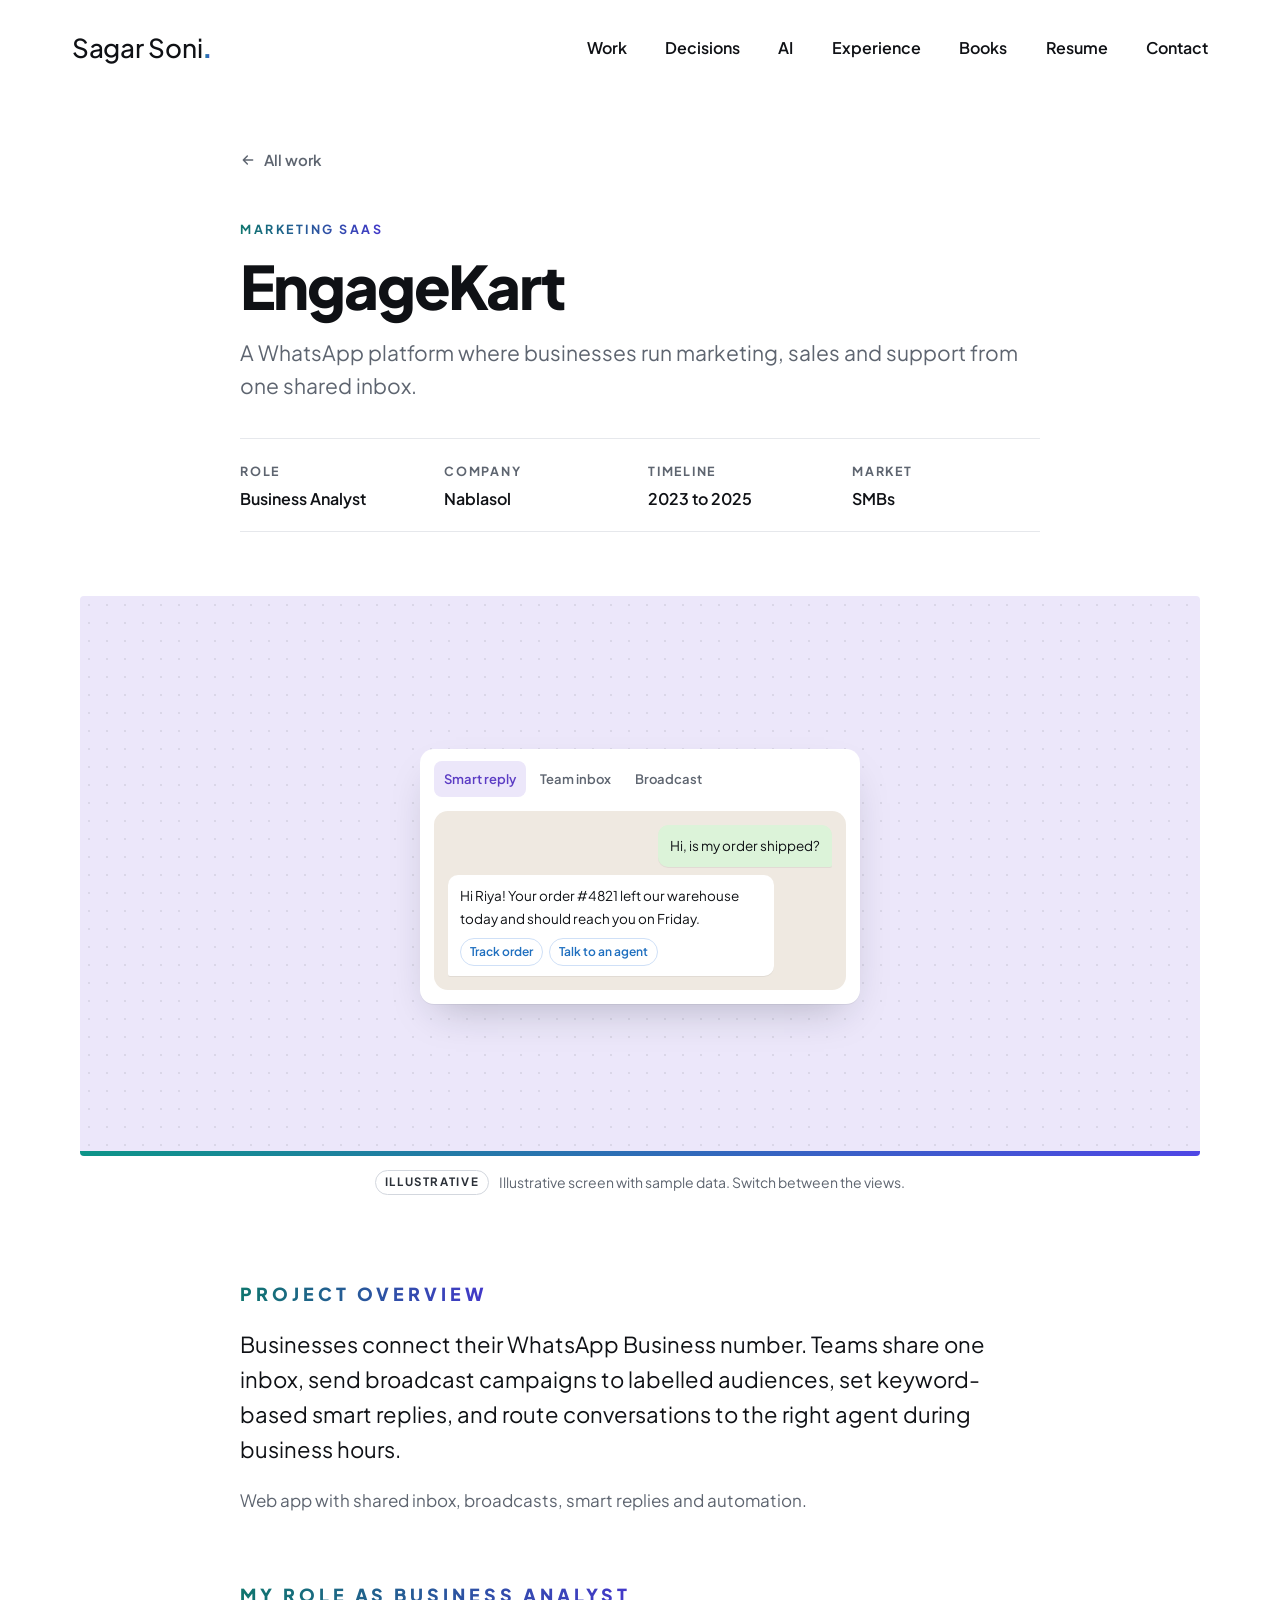
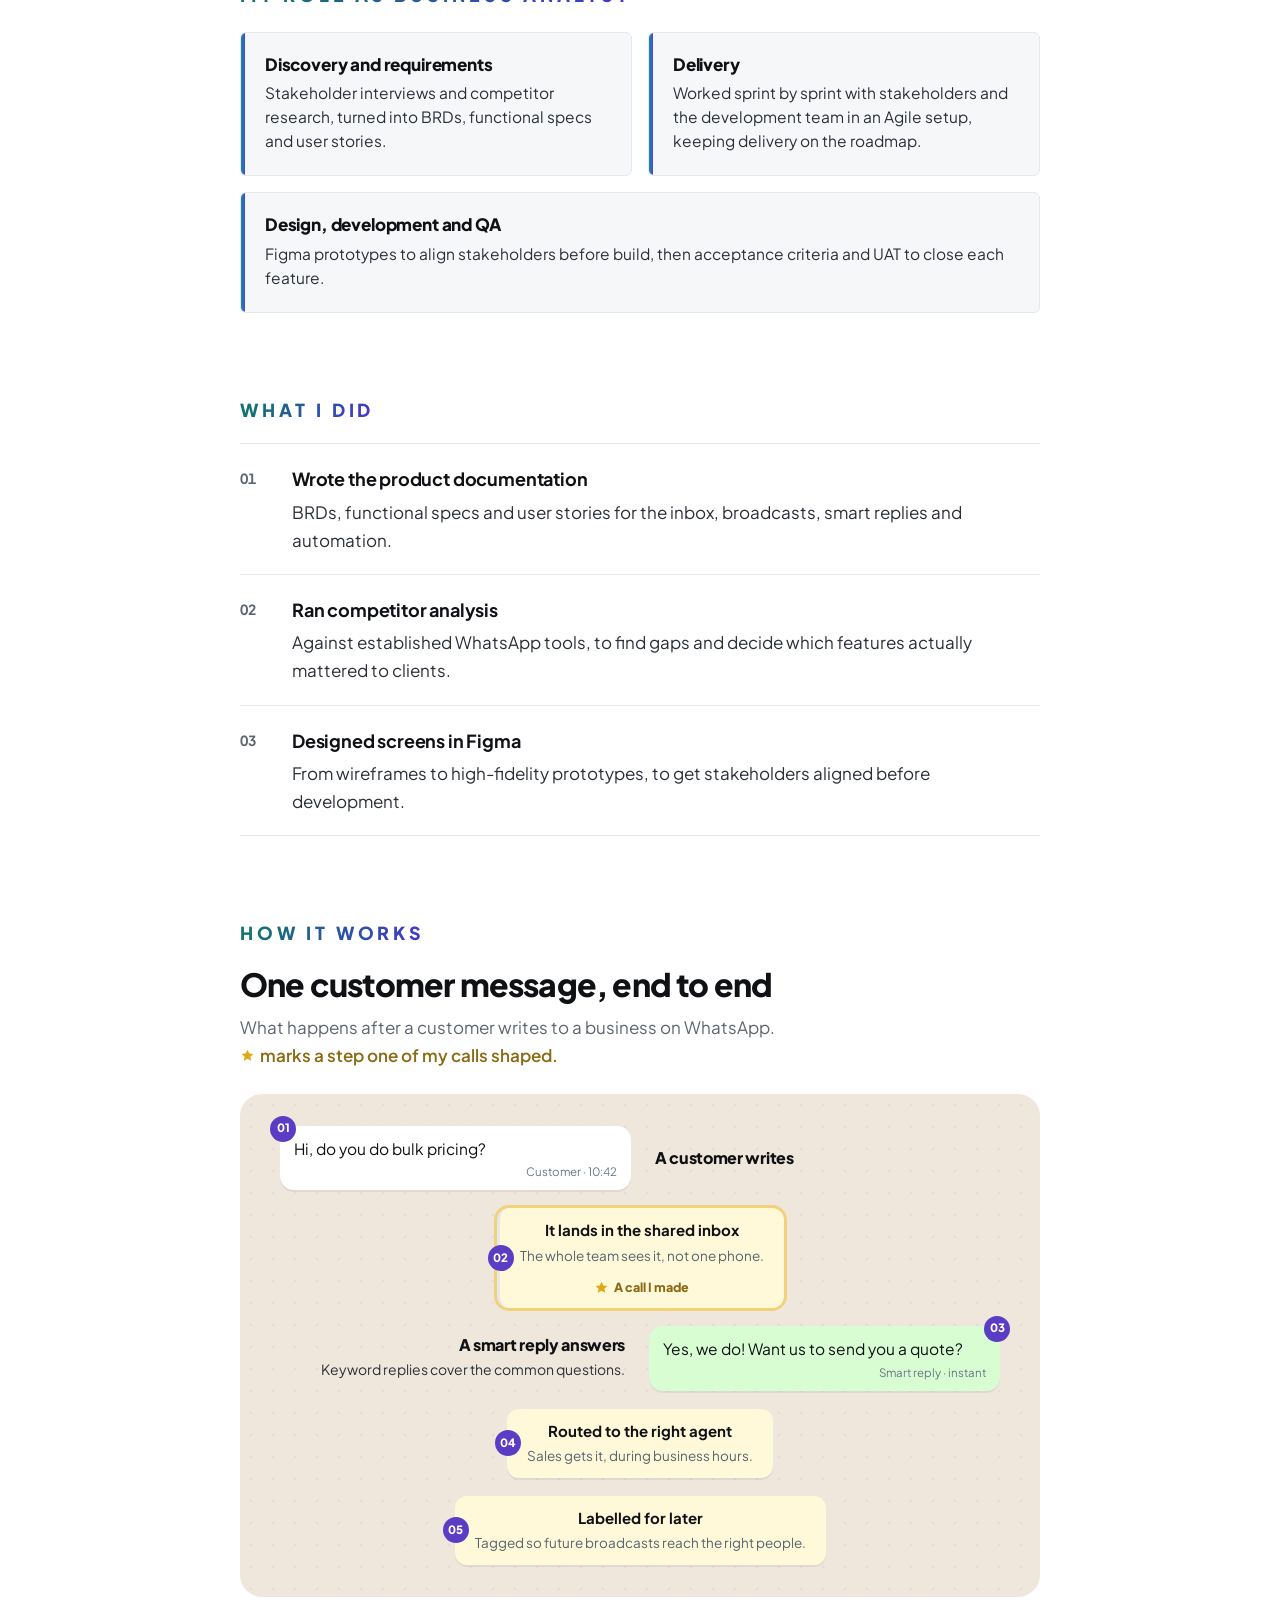
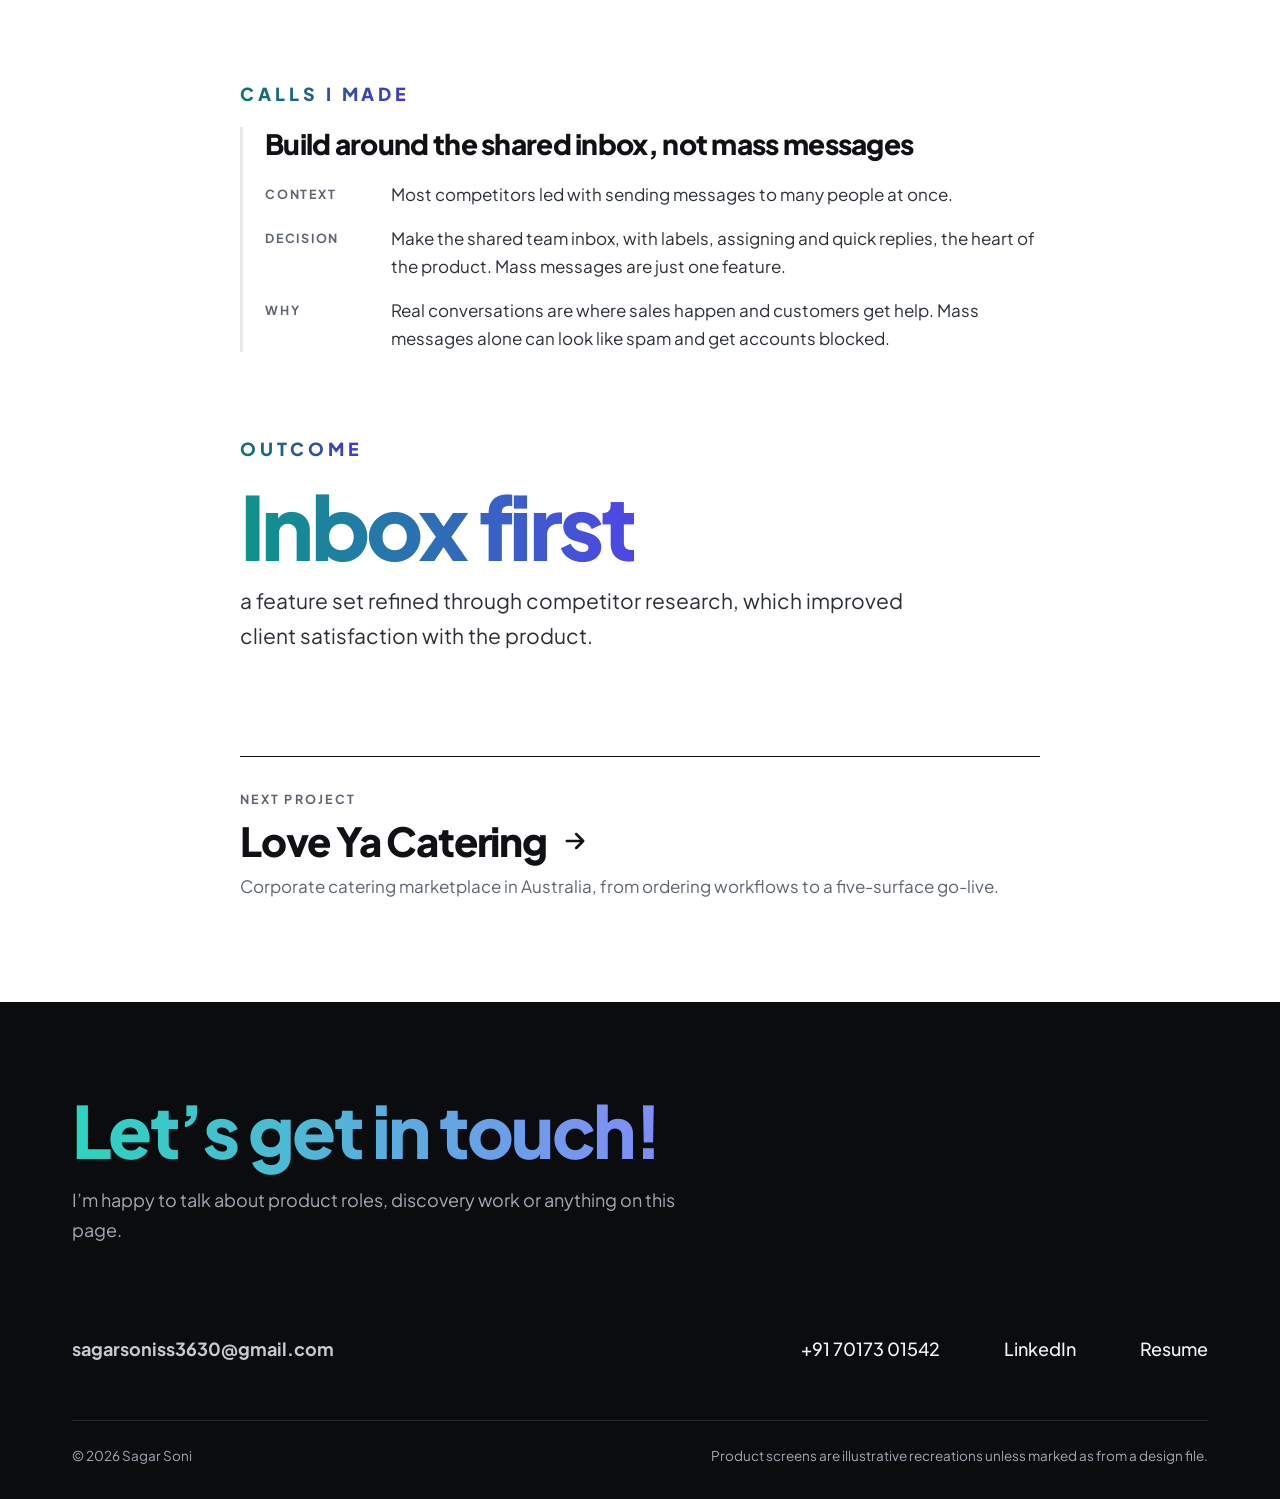
<file: work/engagekart.html>
<!doctype html>
<html lang="en">
<head>
<meta charset="utf-8">
<meta name="viewport" content="width=device-width, initial-scale=1">
<title>EngageKart case study, Sagar Soni</title>
<meta name="description" content="A WhatsApp platform where businesses run marketing, sales and support from one shared inbox.">
<meta property="og:title" content="EngageKart case study, Sagar Soni">
<meta property="og:description" content="A WhatsApp platform where businesses run marketing, sales and support from one shared inbox.">
<meta name="theme-color" content="#ffffff">
<link rel="icon" href="data:image/svg+xml,%3Csvg xmlns='http://www.w3.org/2000/svg' viewBox='0 0 64 64'%3E%3Cdefs%3E%3ClinearGradient id='g' x1='0' y1='0' x2='1' y2='1'%3E%3Cstop offset='0' stop-color='%230D9488'/%3E%3Cstop offset='1' stop-color='%234F46E5'/%3E%3C/linearGradient%3E%3C/defs%3E%3Crect width='64' height='64' rx='16' fill='url(%23g)'/%3E%3Ctext x='32' y='42' text-anchor='middle' font-family='Arial,sans-serif' font-weight='700' font-size='26' fill='%23fff'%3ESS%3C/text%3E%3C/svg%3E">
<link rel="preconnect" href="https://fonts.googleapis.com"><link rel="preconnect" href="https://fonts.gstatic.com" crossorigin><link href="https://fonts.googleapis.com/css2?family=Plus+Jakarta+Sans:ital,wght@0,400;0,500;0,600;0,700;0,800;1,400&family=Readex+Pro:wght@500;700&family=Fraunces:ital,opsz,wght@0,9..144,600;0,9..144,700;1,9..144,500&family=Manrope:wght@600;700&display=swap" rel="stylesheet">
<link rel="stylesheet" href="../assets/site.css">
<script>(function(d){var c=d.documentElement.classList;c.add('js');var s=/[?&]static\b/.test(location.search);if(s)c.add('static');if(!s&&!(window.matchMedia&&matchMedia('(prefers-reduced-motion: reduce)').matches))c.add('anim');})(document);</script>
</head>
<body>
<a class="skip" href="#main">Skip to content</a>
<header class="top">
  <div class="wrap top-in">
    <a class="brand" href="../index.html#top" aria-label="Sagar Soni, home">Sagar Soni<span class="dot">.</span></a>
    <button class="menu-btn" type="button" aria-expanded="false" aria-controls="nav"><span>Menu</span><i aria-hidden="true"></i></button>
    <nav class="nav" id="nav" aria-label="Main">
      <a href="../index.html#work">Work</a>
      <a href="../index.html#decisions">Decisions</a>
      <a href="../index.html#ai">AI</a>
      <a href="../index.html#experience">Experience</a>
      <a href="../index.html#books">Books</a>
      <a href="../assets/Sagar-Soni-Resume.pdf" target="_blank" rel="noopener">Resume<span class="sr"> (PDF, opens in a new tab)</span></a>
      <a href="../index.html#contact">Contact</a>
    </nav>
  </div>
</header>

<main id="main" class="case">
<span id="top"></span>
<div class="wrap narrow case-head">
  <a class="back" href="../index.html#work"><svg viewBox="0 0 24 24" fill="none" stroke="currentColor" stroke-width="2.2" stroke-linecap="round" stroke-linejoin="round" aria-hidden="true"><path d="M19 12H5M11 6l-6 6 6 6"/></svg>All work</a>
  <span class="tag">Marketing SaaS</span>
  <h1>EngageKart</h1>
  <p class="case-line">A WhatsApp platform where businesses run marketing, sales and support from one shared inbox.</p>
  <dl class="facts"><div><dt>Role</dt><dd>Business Analyst</dd></div><div><dt>Company</dt><dd>Nablasol</dd></div><div><dt>Timeline</dt><dd>2023 to 2025</dd></div><div><dt>Market</dt><dd>SMBs</dd></div></dl>
  
</div>

<div class="wrap">
  <figure class="frame showcase" style="--c:var(--ek);--soft:var(--ek-soft)">
    <div class="frame-stage"><div class="mock"><div class="panel">
  <div class="ek-tabs" role="tablist" aria-label="EngageKart views">
    <button role="tab" aria-selected="true" aria-controls="ekChat" id="ekT1" type="button">Smart reply</button>
    <button role="tab" aria-selected="false" aria-controls="ekInbox" id="ekT2" type="button">Team inbox</button>
    <button role="tab" aria-selected="false" aria-controls="ekCamp" id="ekT3" type="button">Broadcast</button>
  </div>
  <div class="ek-pane" id="ekChat" role="tabpanel" aria-labelledby="ekT1" style="padding:14px"><div class="wa"><div class="bub me">Hi, is my order shipped?</div><div class="bub">Hi Riya! Your order #4821 left our warehouse today and should reach you on Friday.<div class="qr"><span>Track order</span><span>Talk to an agent</span></div></div></div></div>
  <div class="ek-pane" id="ekInbox" role="tabpanel" aria-labelledby="ekT2" hidden><ul class="inbox">
    <li><span><b>Riya S.</b><br><em>Order status</em></span><span class="chip">Bot</span></li>
    <li><span><b>Mohit K.</b><br><em>Bulk pricing enquiry</em></span><span class="chip">Sales, Anil</span></li>
    <li><span><b>Fatima R.</b><br><em>Return request</em></span><span class="chip">Support, Neha</span></li>
    <li><span><b>+91 98•• ••210</b><br><em>New lead from ad</em></span><span class="chip">Unassigned</span></li>
  </ul></div>
  <div class="ek-pane" id="ekCamp" role="tabpanel" aria-labelledby="ekT3" hidden>
    <div style="padding:14px 14px 0"><div class="mtitle">Diwali offer</div><div class="msub">Sent to the "Repeat buyers" label</div></div>
    <div class="ek-stats"><div><b>1,240</b><span>Sent</span></div><div><b>1,198</b><span>Delivered</span></div><div><b>1,031</b><span>Read</span></div></div>
  </div>
</div></div></div>
    <figcaption><span class="illus-tag">Illustrative</span>Illustrative screen with sample data. Switch between the views.</figcaption>
  </figure>
</div>

<article class="wrap narrow article">
  <section id="overview">
    <h2 class="label"><span class="grad">Project overview</span></h2>
    <p class="big">Businesses connect their WhatsApp Business number. Teams share one inbox, send broadcast campaigns to labelled audiences, set keyword-based smart replies, and route conversations to the right agent during business hours.</p>
    <p class="muted">Web app with shared inbox, broadcasts, smart replies and automation.</p>
  </section>


  <section id="my-role">
    <h2 class="label"><span class="grad">My role as Business Analyst</span></h2>
    <ul class="po-role"><li><h3>Discovery and requirements</h3><p>Stakeholder interviews and competitor research, turned into BRDs, functional specs and user stories.</p></li><li><h3>Delivery</h3><p>Worked sprint by sprint with stakeholders and the development team in an Agile setup, keeping delivery on the roadmap.</p></li><li><h3>Design, development and QA</h3><p>Figma prototypes to align stakeholders before build, then acceptance criteria and UAT to close each feature.</p></li></ul>
  </section>
  <section id="role">
    <h2 class="label"><span class="grad">What I did</span></h2>
    <ul class="did"><li><b>Wrote the product documentation</b><span>BRDs, functional specs and user stories for the inbox, broadcasts, smart replies and automation.</span></li><li><b>Ran competitor analysis</b><span>Against established WhatsApp tools, to find gaps and decide which features actually mattered to clients.</span></li><li><b>Designed screens in Figma</b><span>From wireframes to high-fidelity prototypes, to get stakeholders aligned before development.</span></li></ul>
  </section>

  <section id="flow" class="flow flow-thread">
    <h2 class="label"><span class="grad">How it works</span></h2>
    <p class="fl-title">One customer message, end to end</p>
    <p class="fl-lede">What happens after a customer writes to a business on WhatsApp. <span class="fl-key"><svg viewBox="0 0 24 24" aria-hidden="true"><path d="M12 2.6l2.9 6 6.6.8-4.9 4.6 1.3 6.5L12 17.3l-5.9 3.2 1.3-6.5L2.5 9.4l6.6-.8z"/></svg>marks a step one of my calls shaped.</span></p>
    <div class="fl-stage ek-stage"><ol class="ek-thread"><li class="ek-row cust"><div class="ek-b cust"><span class="fl-n">01</span><p class="ek-msg">Hi, do you do bulk pricing?</p><span class="ek-meta">Customer &middot; 10:42</span></div><div class="ek-cap"><h3>A customer writes</h3></div></li><li class="ek-row sys"><div class="ek-sys call"><span class="fl-n">02</span><b>It lands in the shared inbox</b><span>The whole team sees it, not one phone.</span><a class="fl-call" href="#build-around-the-shared-inbox"><svg viewBox="0 0 24 24" aria-hidden="true"><path d="M12 2.6l2.9 6 6.6.8-4.9 4.6 1.3 6.5L12 17.3l-5.9 3.2 1.3-6.5L2.5 9.4l6.6-.8z"/></svg>A call I made</a></div></li><li class="ek-row bot"><div class="ek-cap"><h3>A smart reply answers</h3><p>Keyword replies cover the common questions.</p></div><div class="ek-b bot"><span class="fl-n">03</span><p class="ek-msg">Yes, we do! Want us to send you a quote?</p><span class="ek-meta">Smart reply &middot; instant</span></div></li><li class="ek-row sys"><div class="ek-sys"><span class="fl-n">04</span><b>Routed to the right agent</b><span>Sales gets it, during business hours.</span></div></li><li class="ek-row sys"><div class="ek-sys"><span class="fl-n">05</span><b>Labelled for later</b><span>Tagged so future broadcasts reach the right people.</span></div></li></ol></div>
  </section>

  <section id="calls">
    <h2 class="label"><span class="grad">Calls I made</span></h2>
    <div class="calls">
        <article class="call" id="build-around-the-shared-inbox">
          <h3>Build around the shared inbox, not mass messages</h3>
          <dl class="cdw"><div><dt>Context</dt><dd>Most competitors led with sending messages to many people at once.</dd></div><div><dt>Decision</dt><dd>Make the shared team inbox, with labels, assigning and quick replies, the heart of the product. Mass messages are just one feature.</dd></div><div><dt>Why</dt><dd>Real conversations are where sales happen and customers get help. Mass messages alone can look like spam and get accounts blocked.</dd></div></dl>
        </article>
    </div>
  </section>
  <section id="outcome">
    <h2 class="label"><span class="grad">Outcome</span></h2>
    <div class="outcome"><strong class="grad">Inbox first</strong><p>a feature set refined through competitor research, which improved client satisfaction with the product.</p></div>
  </section>
</article>

<div class="wrap narrow">
  <a class="next" href="loveya-catering.html">
    <span class="next-k">Next project</span>
    <span class="next-t">Love Ya Catering<svg viewBox="0 0 24 24" fill="none" stroke="currentColor" stroke-width="2.2" stroke-linecap="round" stroke-linejoin="round" aria-hidden="true"><path d="M5 12h14M13 6l6 6-6 6"/></svg></span>
    <span class="next-l">Corporate catering marketplace in Australia, from ordering workflows to a five-surface go-live.</span>
  </a>
</div>
</main>
<footer class="foot" id="contact">
  <div class="wrap">
    <h2 class="touch"><span class="grad-d">Let&rsquo;s get in touch!</span></h2>
    <p class="touch-sub">I&rsquo;m happy to talk about product roles, discovery work or anything on this page.</p>
    <div class="links">
      <a class="mail" href="mailto:sagarsoniss3630@gmail.com">sagarsoniss3630@gmail.com</a>
      <a href="tel:+917017301542">+91 70173 01542</a>
      <a href="https://www.linkedin.com/in/saaaagar/" target="_blank" rel="noopener">LinkedIn<span class="sr"> (opens in a new tab)</span></a>
      <a href="../assets/Sagar-Soni-Resume.pdf" target="_blank" rel="noopener">Resume<span class="sr"> (PDF, opens in a new tab)</span></a>
    </div>
    <div class="legal"><span>&copy; 2026 Sagar Soni</span><span>Product screens are illustrative recreations unless marked as from a design file.</span></div>
  </div>
</footer>
<script src="../assets/site.js"></script>
</body>
</html>
</file>
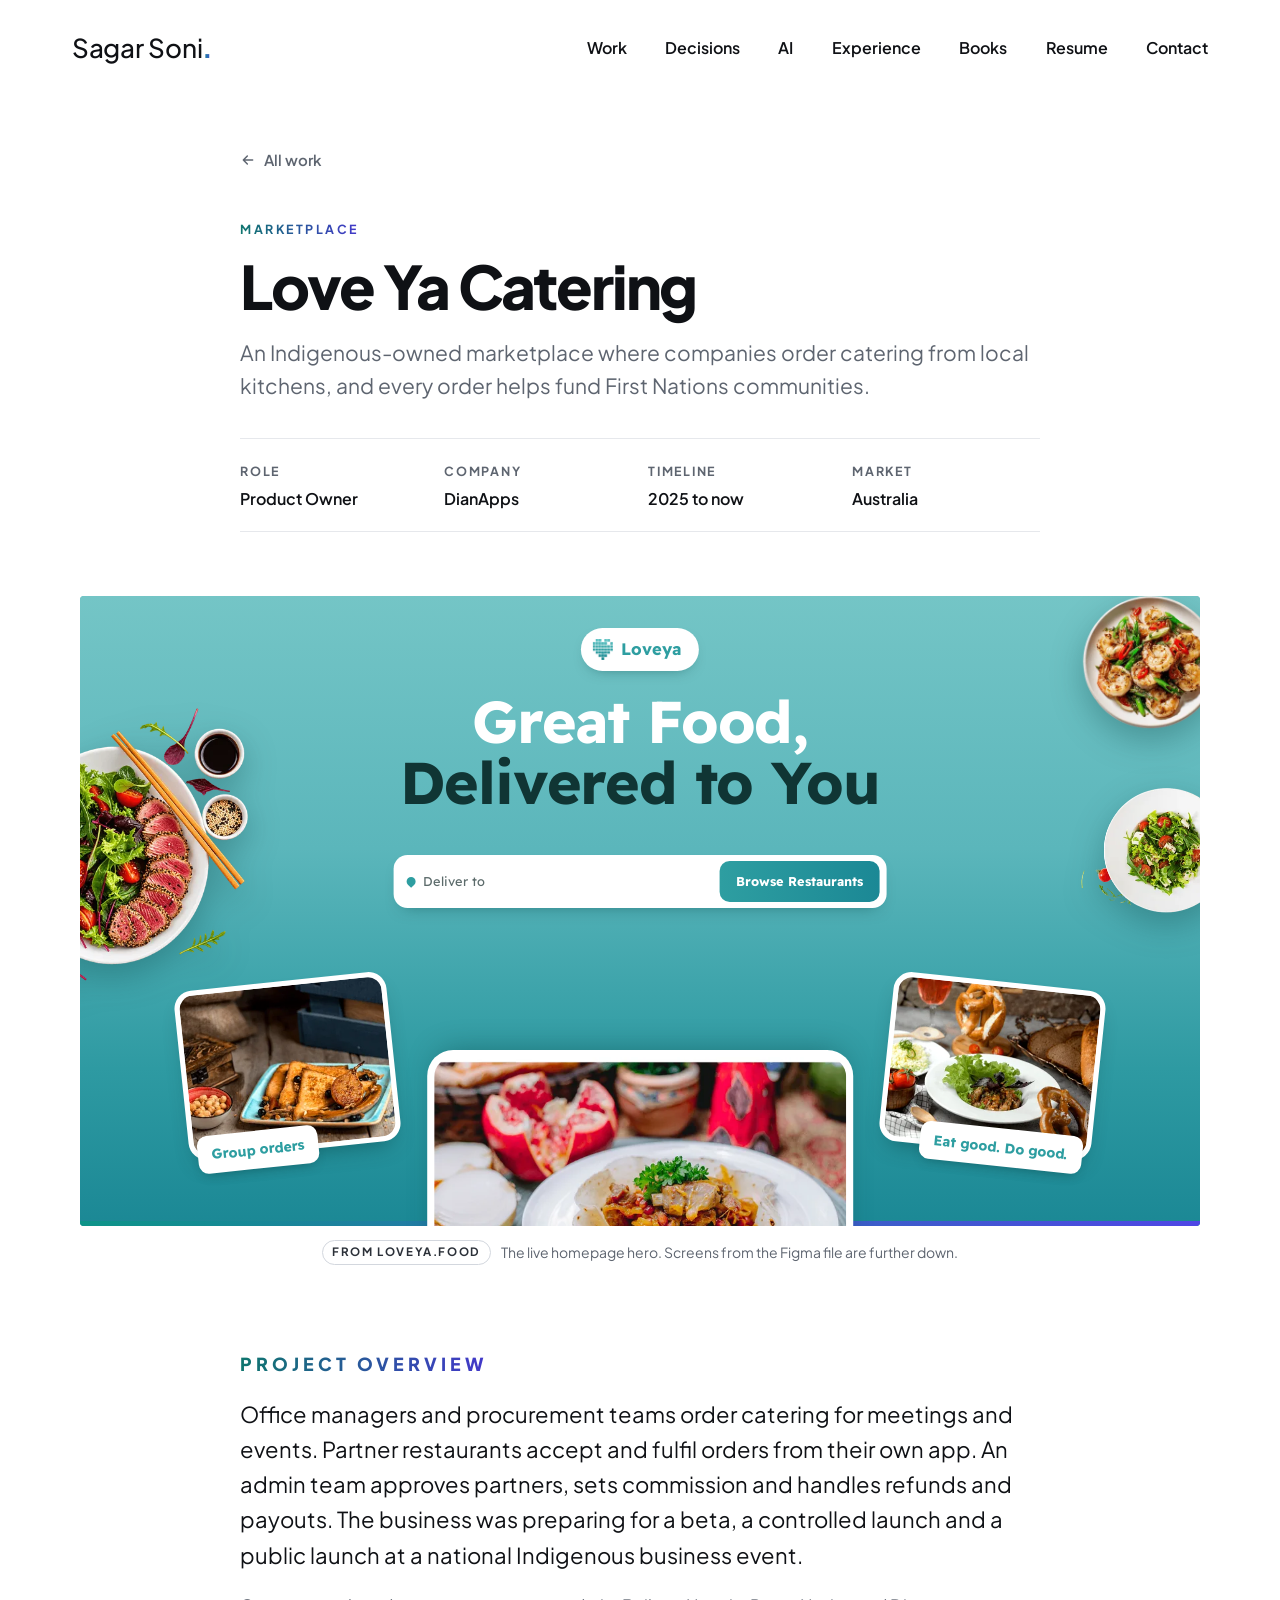
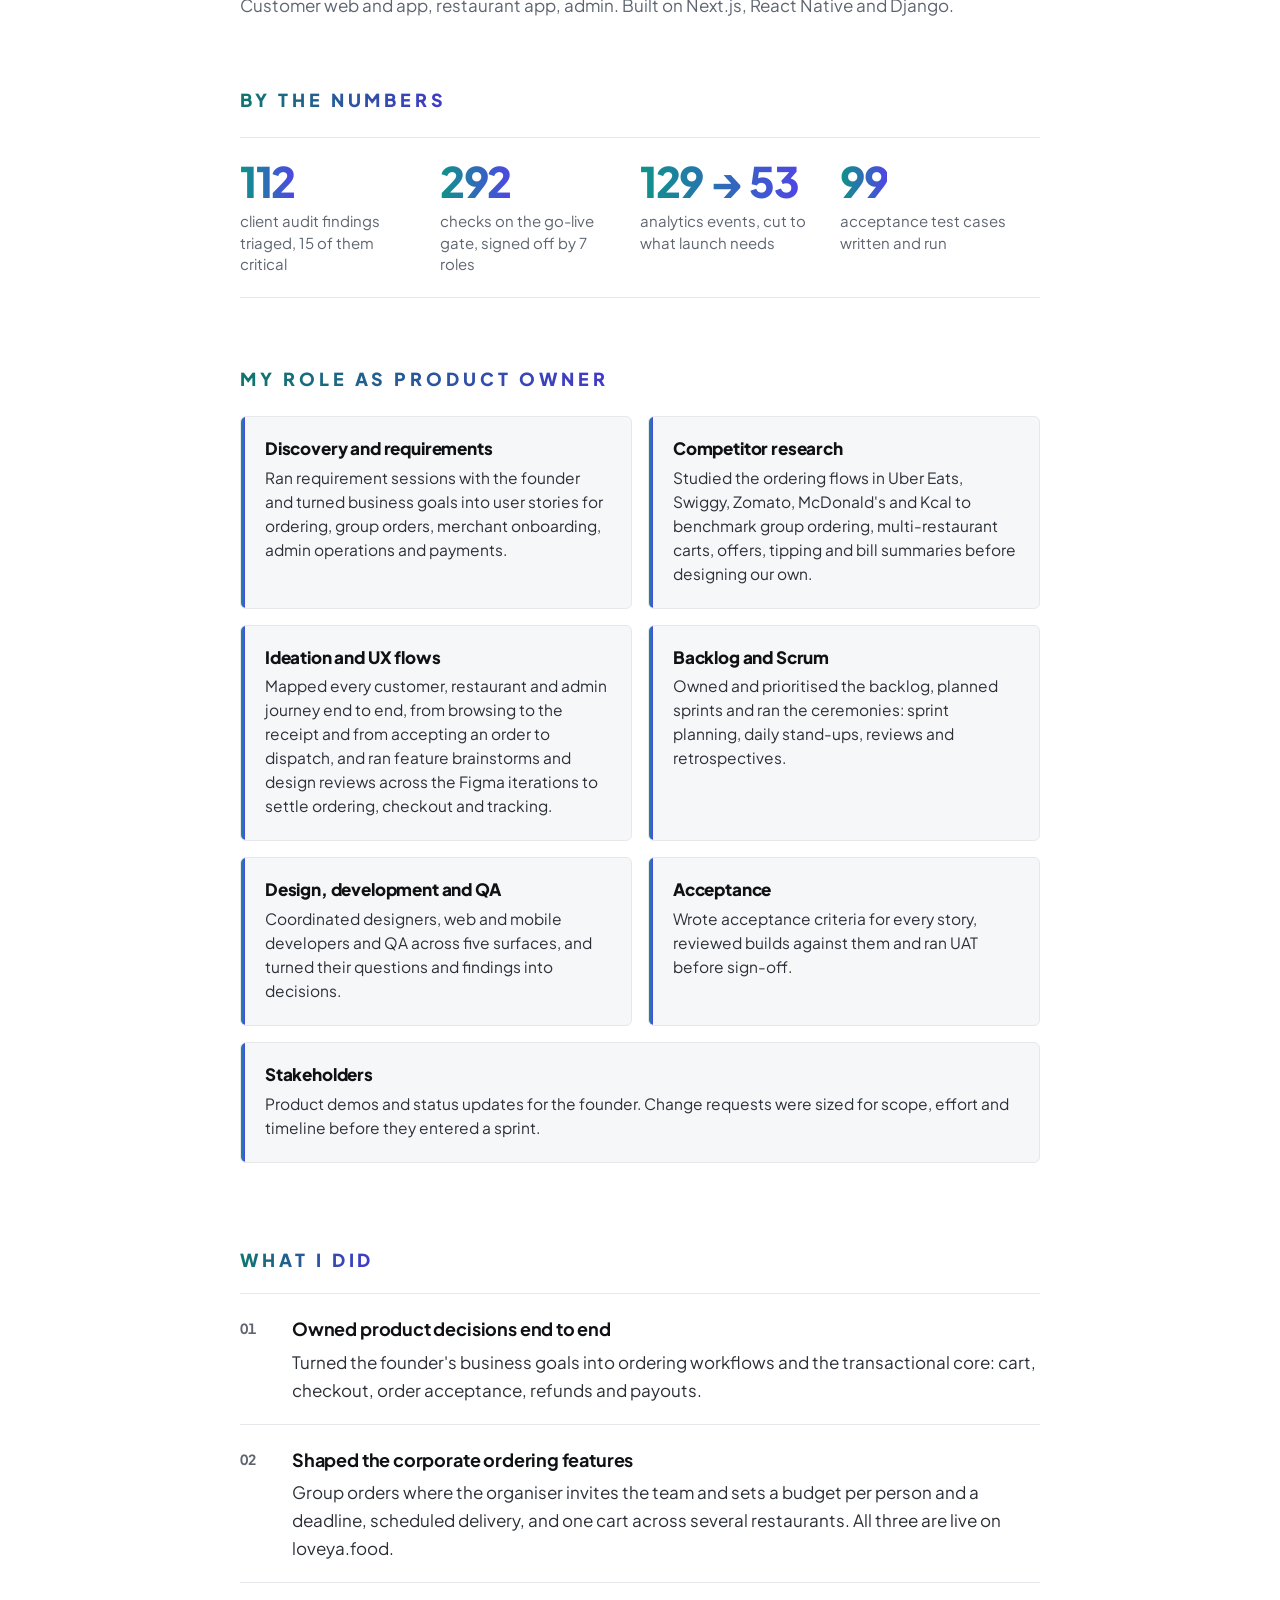
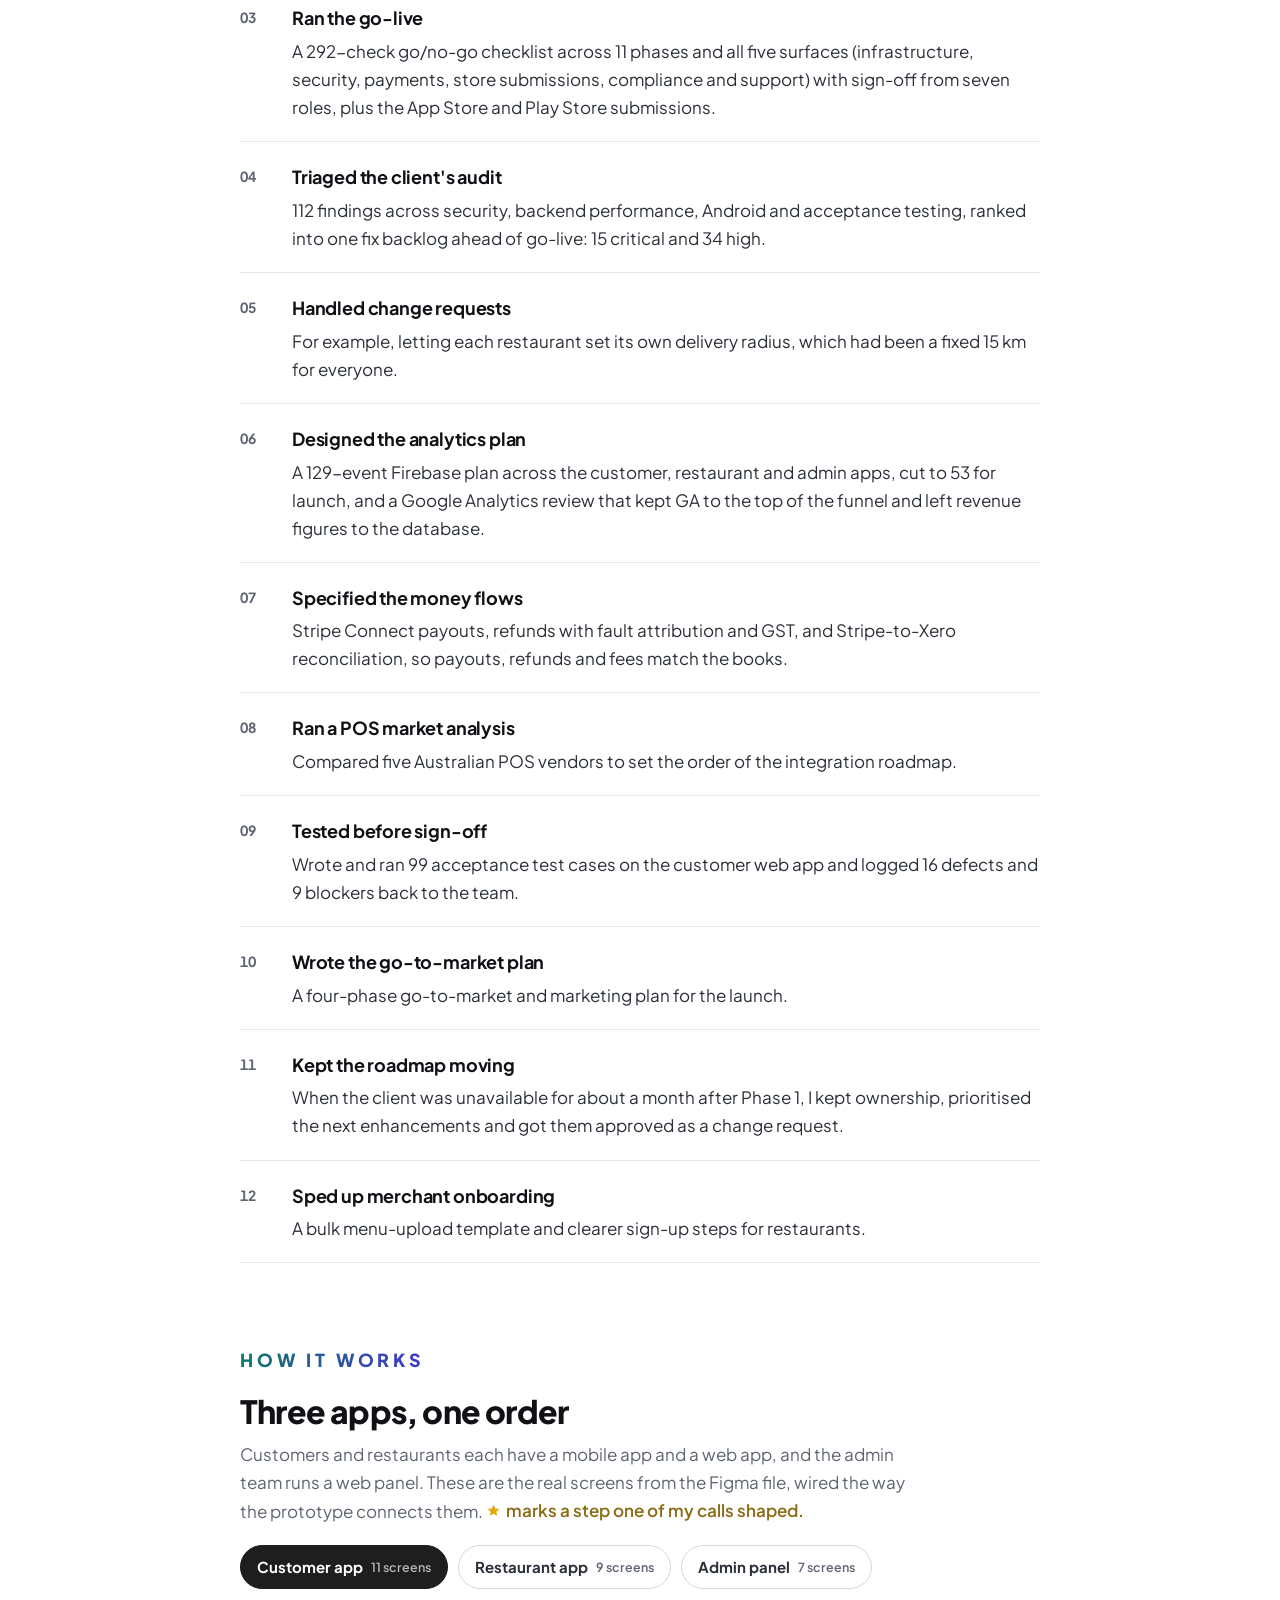
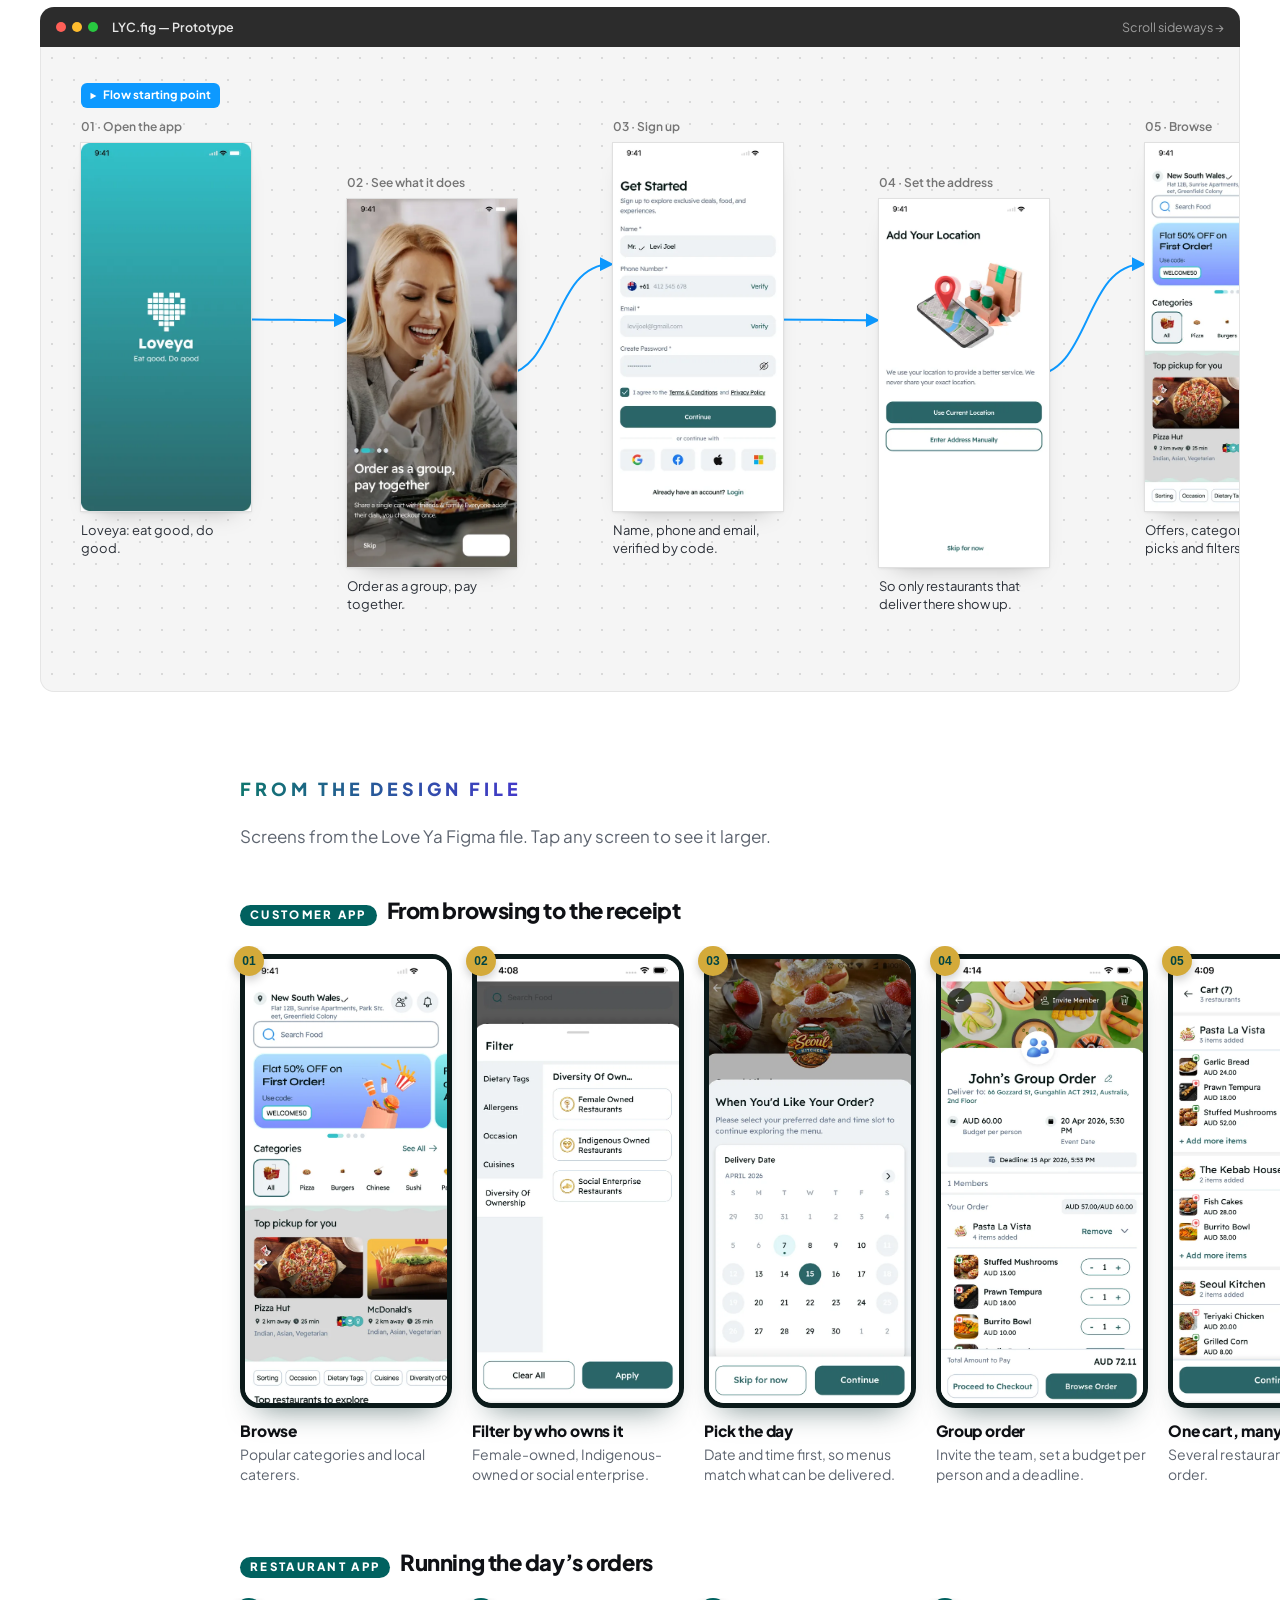
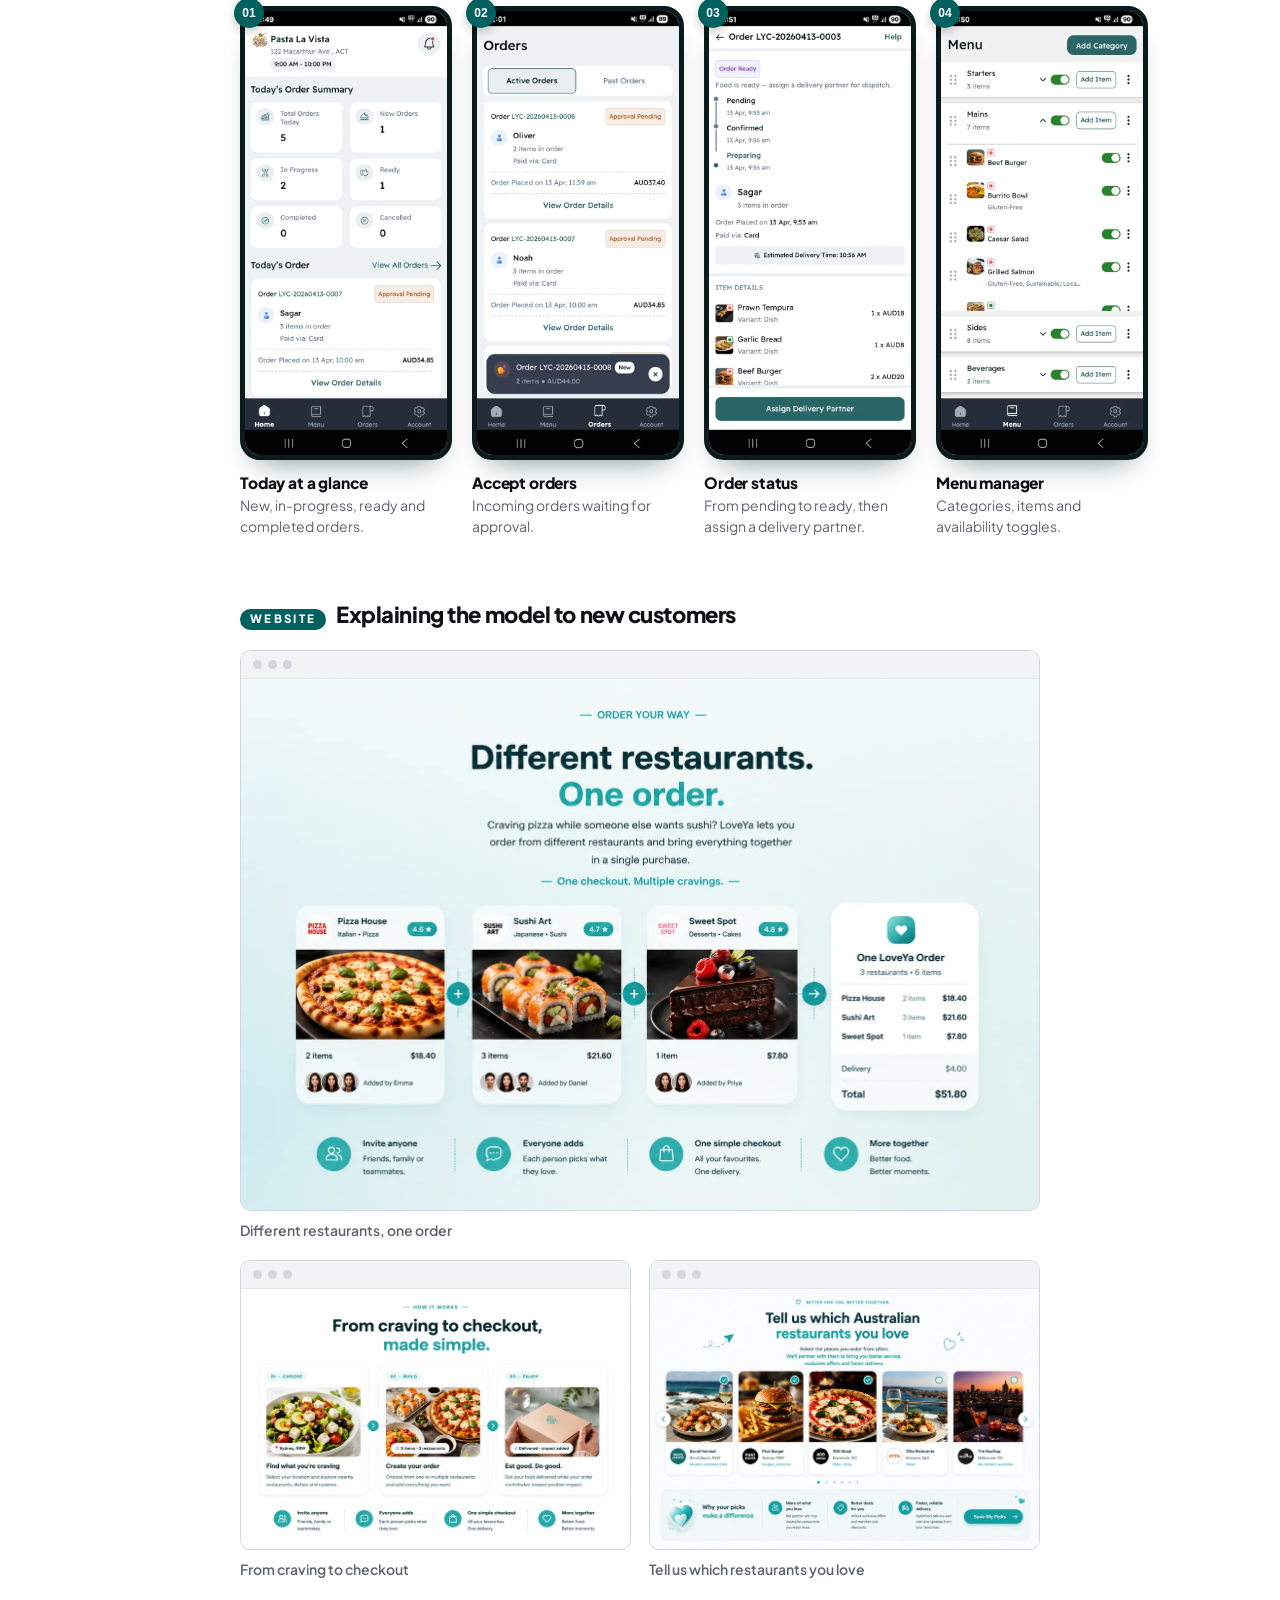
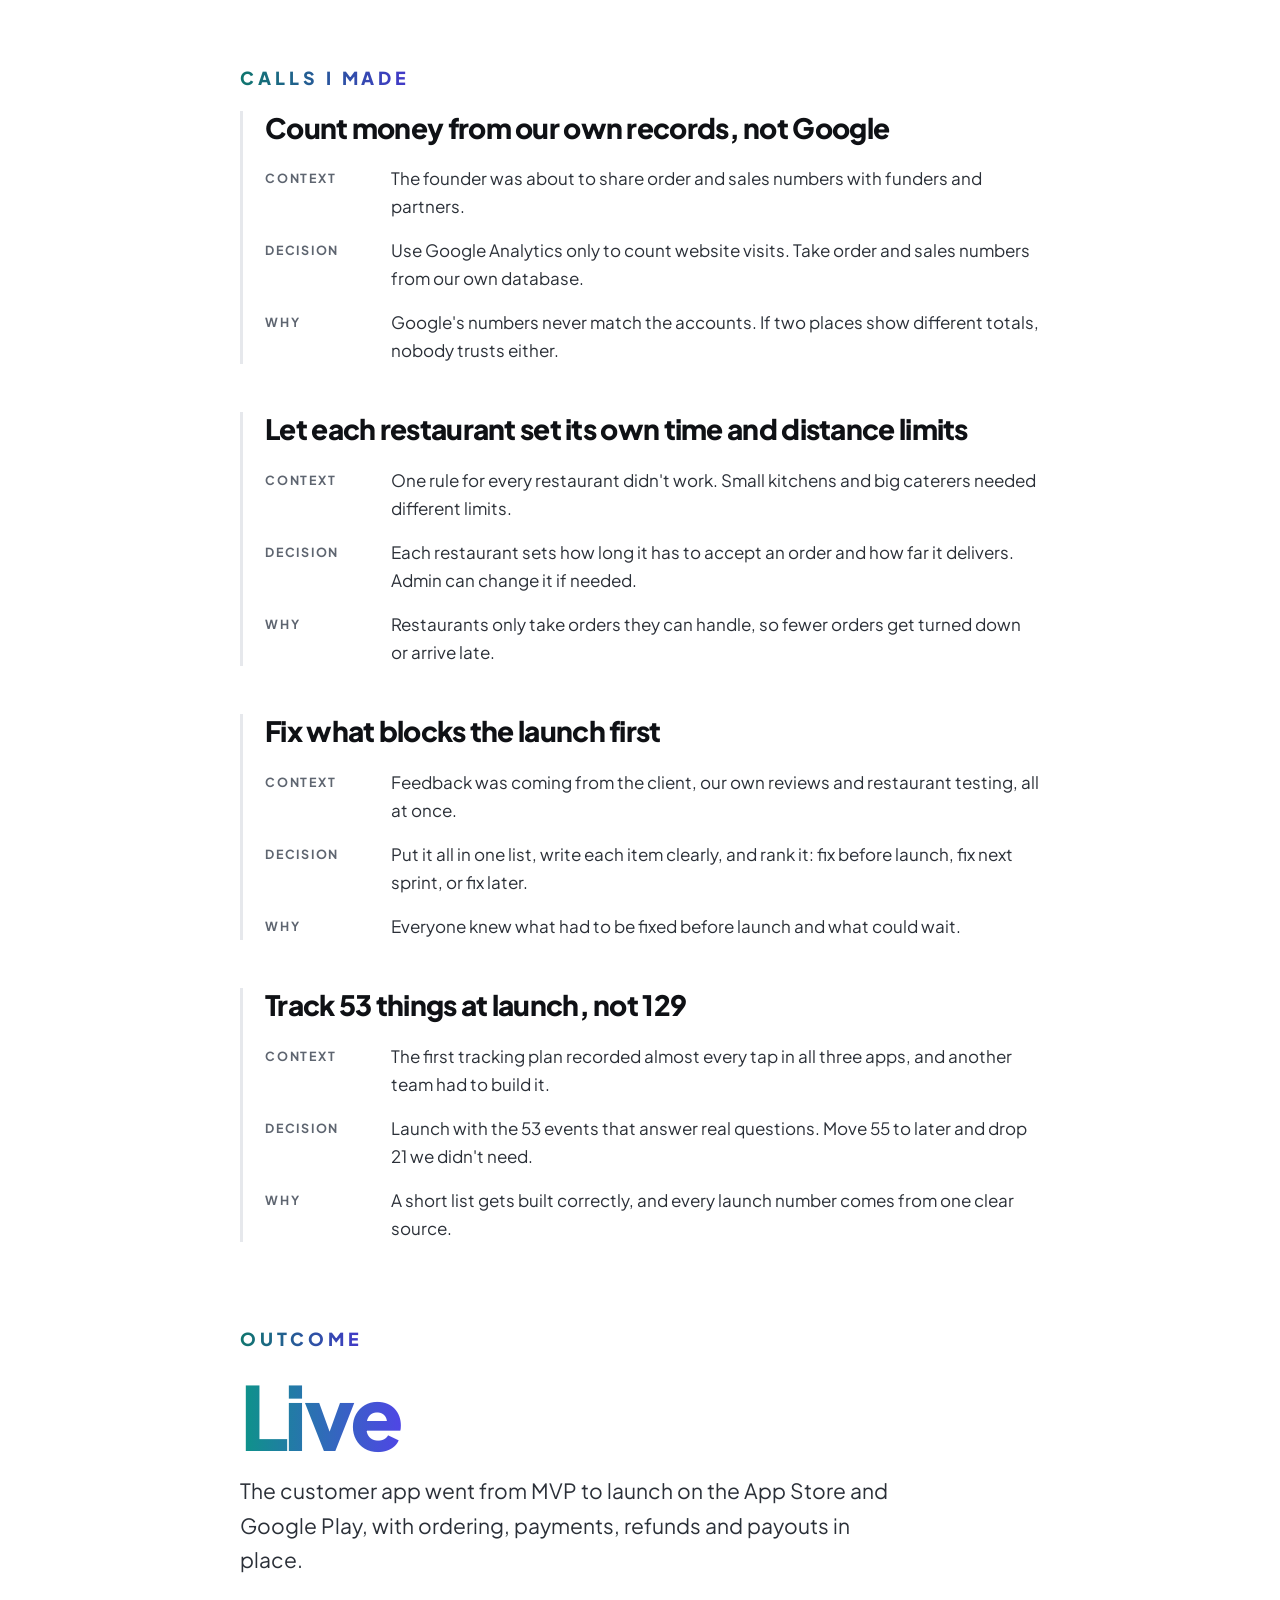
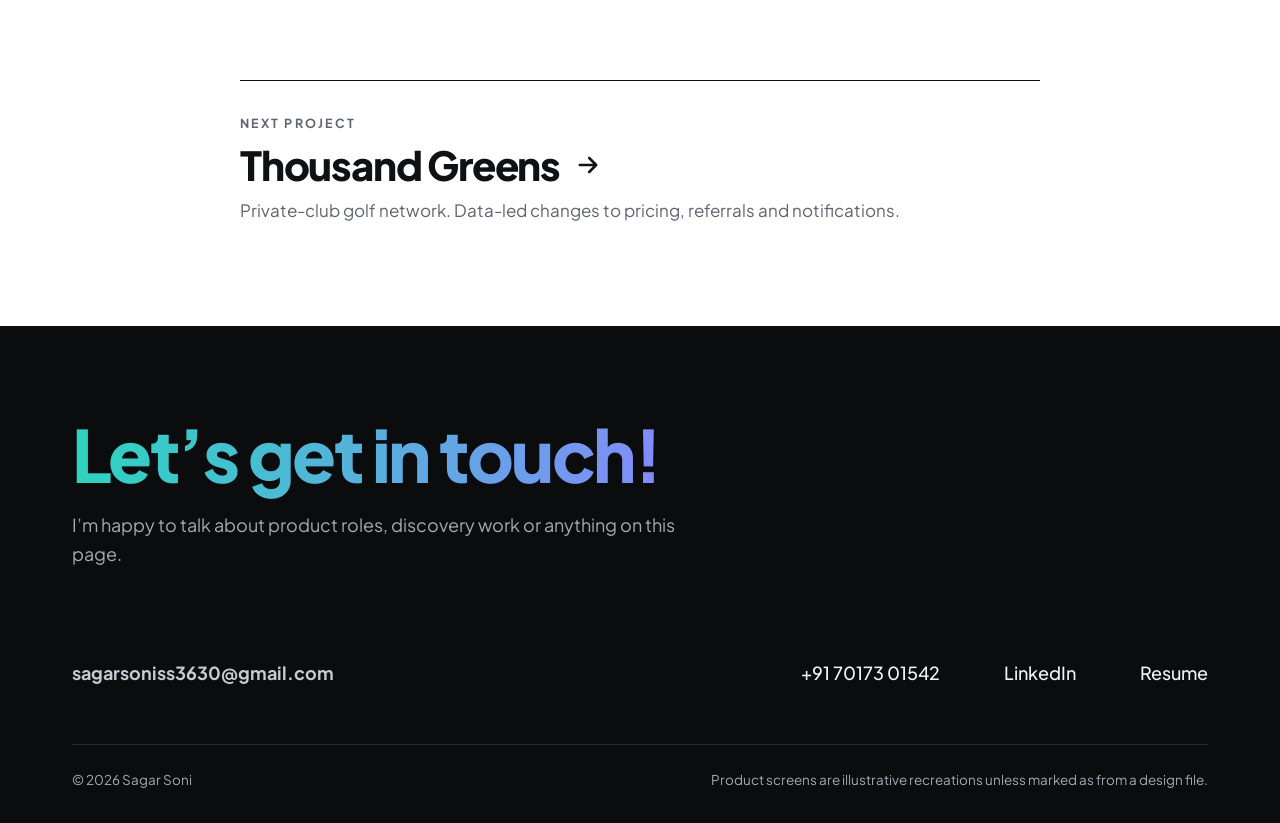
<file: work/loveya-catering.html>
<!doctype html>
<html lang="en">
<head>
<meta charset="utf-8">
<meta name="viewport" content="width=device-width, initial-scale=1">
<title>Love Ya Catering case study, Sagar Soni</title>
<meta name="description" content="An Indigenous-owned marketplace where companies order catering from local kitchens, and every order helps fund First Nations communities.">
<meta property="og:title" content="Love Ya Catering case study, Sagar Soni">
<meta property="og:description" content="An Indigenous-owned marketplace where companies order catering from local kitchens, and every order helps fund First Nations communities.">
<meta name="theme-color" content="#ffffff">
<link rel="icon" href="data:image/svg+xml,%3Csvg xmlns='http://www.w3.org/2000/svg' viewBox='0 0 64 64'%3E%3Cdefs%3E%3ClinearGradient id='g' x1='0' y1='0' x2='1' y2='1'%3E%3Cstop offset='0' stop-color='%230D9488'/%3E%3Cstop offset='1' stop-color='%234F46E5'/%3E%3C/linearGradient%3E%3C/defs%3E%3Crect width='64' height='64' rx='16' fill='url(%23g)'/%3E%3Ctext x='32' y='42' text-anchor='middle' font-family='Arial,sans-serif' font-weight='700' font-size='26' fill='%23fff'%3ESS%3C/text%3E%3C/svg%3E">
<link rel="preconnect" href="https://fonts.googleapis.com"><link rel="preconnect" href="https://fonts.gstatic.com" crossorigin><link href="https://fonts.googleapis.com/css2?family=Plus+Jakarta+Sans:ital,wght@0,400;0,500;0,600;0,700;0,800;1,400&family=Readex+Pro:wght@500;700&family=Fraunces:ital,opsz,wght@0,9..144,600;0,9..144,700;1,9..144,500&family=Manrope:wght@600;700&display=swap" rel="stylesheet">
<link rel="stylesheet" href="../assets/site.css">
<script>(function(d){var c=d.documentElement.classList;c.add('js');var s=/[?&]static\b/.test(location.search);if(s)c.add('static');if(!s&&!(window.matchMedia&&matchMedia('(prefers-reduced-motion: reduce)').matches))c.add('anim');})(document);</script>
</head>
<body>
<a class="skip" href="#main">Skip to content</a>
<header class="top">
  <div class="wrap top-in">
    <a class="brand" href="../index.html#top" aria-label="Sagar Soni, home">Sagar Soni<span class="dot">.</span></a>
    <button class="menu-btn" type="button" aria-expanded="false" aria-controls="nav"><span>Menu</span><i aria-hidden="true"></i></button>
    <nav class="nav" id="nav" aria-label="Main">
      <a href="../index.html#work">Work</a>
      <a href="../index.html#decisions">Decisions</a>
      <a href="../index.html#ai">AI</a>
      <a href="../index.html#experience">Experience</a>
      <a href="../index.html#books">Books</a>
      <a href="../assets/Sagar-Soni-Resume.pdf" target="_blank" rel="noopener">Resume<span class="sr"> (PDF, opens in a new tab)</span></a>
      <a href="../index.html#contact">Contact</a>
    </nav>
  </div>
</header>

<main id="main" class="case">
<span id="top"></span>
<div class="wrap narrow case-head">
  <a class="back" href="../index.html#work"><svg viewBox="0 0 24 24" fill="none" stroke="currentColor" stroke-width="2.2" stroke-linecap="round" stroke-linejoin="round" aria-hidden="true"><path d="M19 12H5M11 6l-6 6 6 6"/></svg>All work</a>
  <span class="tag">Marketplace</span>
  <h1>Love Ya Catering</h1>
  <p class="case-line">An Indigenous-owned marketplace where companies order catering from local kitchens, and every order helps fund First Nations communities.</p>
  <dl class="facts"><div><dt>Role</dt><dd>Product Owner</dd></div><div><dt>Company</dt><dd>DianApps</dd></div><div><dt>Timeline</dt><dd>2025 to now</dd></div><div><dt>Market</dt><dd>Australia</dd></div></dl>
  
</div>

<div class="wrap">
  <figure class="frame showcase" style="--c:var(--lyc);--soft:var(--lyc-soft)">
    <div class="frame-stage ly-stage"><div class="lyw big" role="img" aria-label="Love Ya homepage hero: Great Food, Delivered to You, with group orders and a mission to do good">
  <span class="lyw-nav"><img src="../assets/lyc/site-logo.webp" alt="">Loveya</span>
  <img class="lyw-plate pl1" src="../assets/lyc/site-hero-side-left.webp" alt="">
  <img class="lyw-plate pl2" src="../assets/lyc/site-hero-side-right-top.webp" alt="">
  <img class="lyw-plate pl3" src="../assets/lyc/site-hero-side-right-bottom.webp" alt="">
  <span class="lyw-h"><span>Great Food,</span>Delivered to You</span>
  <span class="lyw-search"><i></i>Deliver to<b>Browse Restaurants</b></span>
  <span class="lyw-side s-l"><img src="../assets/lyc/site-hero-left.webp" alt=""><em>Group orders</em></span>
  <span class="lyw-side s-r"><img src="../assets/lyc/site-hero-right.webp" alt=""><em>Eat good. Do good.</em></span>
  <span class="lyw-center"><img src="../assets/lyc/site-hero-center.webp" alt=""></span>
</div></div>
    <figcaption><span class="illus-tag">From loveya.food</span>The live homepage hero. Screens from the Figma file are further down.</figcaption>
  </figure>
</div>

<article class="wrap narrow article">
  <section id="overview">
    <h2 class="label"><span class="grad">Project overview</span></h2>
    <p class="big">Office managers and procurement teams order catering for meetings and events. Partner restaurants accept and fulfil orders from their own app. An admin team approves partners, sets commission and handles refunds and payouts. The business was preparing for a beta, a controlled launch and a public launch at a national Indigenous business event.</p>
    <p class="muted">Customer web and app, restaurant app, admin. Built on Next.js, React Native and Django.</p>
  </section>

  <section id="numbers">
    <h2 class="label"><span class="grad">By the numbers</span></h2>
    <ul class="stats"><li><strong class="grad">112</strong><span>client audit findings triaged, 15 of them critical</span></li><li><strong class="grad">292</strong><span>checks on the go-live gate, signed off by 7 roles</span></li><li><strong class="grad">129 → 53</strong><span>analytics events, cut to what launch needs</span></li><li><strong class="grad">99</strong><span>acceptance test cases written and run</span></li></ul>
  </section>
  <section id="my-role">
    <h2 class="label"><span class="grad">My role as Product Owner</span></h2>
    <ul class="po-role"><li><h3>Discovery and requirements</h3><p>Ran requirement sessions with the founder and turned business goals into user stories for ordering, group orders, merchant onboarding, admin operations and payments.</p></li><li><h3>Competitor research</h3><p>Studied the ordering flows in Uber Eats, Swiggy, Zomato, McDonald's and Kcal to benchmark group ordering, multi-restaurant carts, offers, tipping and bill summaries before designing our own.</p></li><li><h3>Ideation and UX flows</h3><p>Mapped every customer, restaurant and admin journey end to end, from browsing to the receipt and from accepting an order to dispatch, and ran feature brainstorms and design reviews across the Figma iterations to settle ordering, checkout and tracking.</p></li><li><h3>Backlog and Scrum</h3><p>Owned and prioritised the backlog, planned sprints and ran the ceremonies: sprint planning, daily stand-ups, reviews and retrospectives.</p></li><li><h3>Design, development and QA</h3><p>Coordinated designers, web and mobile developers and QA across five surfaces, and turned their questions and findings into decisions.</p></li><li><h3>Acceptance</h3><p>Wrote acceptance criteria for every story, reviewed builds against them and ran UAT before sign-off.</p></li><li><h3>Stakeholders</h3><p>Product demos and status updates for the founder. Change requests were sized for scope, effort and timeline before they entered a sprint.</p></li></ul>
  </section>
  <section id="role">
    <h2 class="label"><span class="grad">What I did</span></h2>
    <ul class="did"><li><b>Owned product decisions end to end</b><span>Turned the founder's business goals into ordering workflows and the transactional core: cart, checkout, order acceptance, refunds and payouts.</span></li><li><b>Shaped the corporate ordering features</b><span>Group orders where the organiser invites the team and sets a budget per person and a deadline, scheduled delivery, and one cart across several restaurants. All three are live on loveya.food.</span></li><li><b>Ran the go-live</b><span>A 292-check go/no-go checklist across 11 phases and all five surfaces (infrastructure, security, payments, store submissions, compliance and support) with sign-off from seven roles, plus the App Store and Play Store submissions.</span></li><li><b>Triaged the client's audit</b><span>112 findings across security, backend performance, Android and acceptance testing, ranked into one fix backlog ahead of go-live: 15 critical and 34 high.</span></li><li><b>Handled change requests</b><span>For example, letting each restaurant set its own delivery radius, which had been a fixed 15 km for everyone.</span></li><li><b>Designed the analytics plan</b><span>A 129-event Firebase plan across the customer, restaurant and admin apps, cut to 53 for launch, and a Google Analytics review that kept GA to the top of the funnel and left revenue figures to the database.</span></li><li><b>Specified the money flows</b><span>Stripe Connect payouts, refunds with fault attribution and GST, and Stripe-to-Xero reconciliation, so payouts, refunds and fees match the books.</span></li><li><b>Ran a POS market analysis</b><span>Compared five Australian POS vendors to set the order of the integration roadmap.</span></li><li><b>Tested before sign-off</b><span>Wrote and ran 99 acceptance test cases on the customer web app and logged 16 defects and 9 blockers back to the team.</span></li><li><b>Wrote the go-to-market plan</b><span>A four-phase go-to-market and marketing plan for the launch.</span></li><li><b>Kept the roadmap moving</b><span>When the client was unavailable for about a month after Phase 1, I kept ownership, prioritised the next enhancements and got them approved as a change request.</span></li><li><b>Sped up merchant onboarding</b><span>A bulk menu-upload template and clearer sign-up steps for restaurants.</span></li></ul>
  </section>

  <section id="flow" class="flow flow-figma">
    <h2 class="label"><span class="grad">How it works</span></h2>
    <p class="fl-title">Three apps, one order</p>
    <p class="fl-lede">Customers and restaurants each have a mobile app and a web app, and the admin team runs a web panel. These are the real screens from the Figma file, wired the way the prototype connects them. <span class="fl-key"><svg viewBox="0 0 24 24" aria-hidden="true"><path d="M12 2.6l2.9 6 6.6.8-4.9 4.6 1.3 6.5L12 17.3l-5.9 3.2 1.3-6.5L2.5 9.4l6.6-.8z"/></svg>marks a step one of my calls shaped.</span></p>
    <div class="fg-tabs" role="group" aria-label="Choose a persona"><button type="button" class="fg-tab" data-p="customer" aria-pressed="true">Customer app <span>11 screens</span></button><button type="button" class="fg-tab" data-p="restaurant" aria-pressed="false">Restaurant app <span>9 screens</span></button><button type="button" class="fg-tab" data-p="admin" aria-pressed="false">Admin panel <span>7 screens</span></button></div>
    <div class="fg-wrap"><div class="fg-chrome" aria-hidden="true"><span class="fg-dots"><i></i><i></i><i></i></span><span class="fg-file">LYC.fig &mdash; Prototype</span><span class="fg-hint">Scroll sideways &rarr;</span></div><div class="fg-canvas on" data-p="customer" tabindex="0" aria-label="Customer app flow, scroll sideways">
          <div class="fg-board" style="width:2966px;height:644px">
            <svg class="fg-wires" width="2966" height="644" aria-hidden="true"><defs><marker id="fgArrow" viewBox="0 0 10 10" refX="8" refY="5" markerWidth="7" markerHeight="7" orient="auto-start-reverse"><path d="M0 0L10 5L0 10z" fill="#0D99FF"/></marker></defs><circle cx="192" cy="272.4" r="5" class="fg-hot"/><path class="fg-noodle" d="M192,272.4 C252,272.4 244,273.20000000000005 304,273.20000000000005" marker-end="url(#fgArrow)"/><circle cx="458" cy="328.4" r="5" class="fg-hot"/><path class="fg-noodle" d="M458,328.4 C518,328.4 510,217.20000000000002 570,217.20000000000002" marker-end="url(#fgArrow)"/><circle cx="724" cy="272.4" r="5" class="fg-hot"/><path class="fg-noodle" d="M724,272.4 C784,272.4 776,273.20000000000005 836,273.20000000000005" marker-end="url(#fgArrow)"/><circle cx="990" cy="328.4" r="5" class="fg-hot"/><path class="fg-noodle" d="M990,328.4 C1050,328.4 1042,217.20000000000002 1102,217.20000000000002" marker-end="url(#fgArrow)"/><circle cx="1256" cy="272.4" r="5" class="fg-hot"/><path class="fg-noodle" d="M1256,272.4 C1316,272.4 1308,273.20000000000005 1368,273.20000000000005" marker-end="url(#fgArrow)"/><circle cx="1522" cy="328.4" r="5" class="fg-hot"/><path class="fg-noodle" d="M1522,328.4 C1582,328.4 1574,217.20000000000002 1634,217.20000000000002" marker-end="url(#fgArrow)"/><circle cx="1788" cy="272.4" r="5" class="fg-hot"/><path class="fg-noodle" d="M1788,272.4 C1848,272.4 1840,273.20000000000005 1900,273.20000000000005" marker-end="url(#fgArrow)"/><circle cx="2054" cy="328.4" r="5" class="fg-hot"/><path class="fg-noodle" d="M2054,328.4 C2114,328.4 2106,217.20000000000002 2166,217.20000000000002" marker-end="url(#fgArrow)"/><circle cx="2320" cy="272.4" r="5" class="fg-hot"/><path class="fg-noodle" d="M2320,272.4 C2380,272.4 2372,273.20000000000005 2432,273.20000000000005" marker-end="url(#fgArrow)"/><circle cx="2586" cy="328.4" r="5" class="fg-hot"/><path class="fg-noodle" d="M2586,328.4 C2646,328.4 2638,217.20000000000002 2698,217.20000000000002" marker-end="url(#fgArrow)"/></svg>
            <ol class="fg-frames"><li class="fg-frame" style="left:40px;top:70px;width:170px">
            <span class="fg-start" aria-hidden="true"><svg viewBox="0 0 12 12"><path d="M3 2l7 4-7 4z"/></svg>Flow starting point</span><span class="fg-name">01 &middot; Open the app</span>
            <button type="button" class="fg-shot" data-full="../assets/lyc/flow-customer-01.webp" data-cap="Customer app: Open the app. Loveya: eat good, do good." style="height:368px"><img src="../assets/lyc/flow-customer-01.webp" alt="Customer app, step 1: Open the app" loading="lazy" decoding="async"></button>
            <p class="fg-cap">Loveya: eat good, do good.</p></li><li class="fg-frame" style="left:306px;top:126px;width:170px">
            <span class="fg-name">02 &middot; See what it does</span>
            <button type="button" class="fg-shot" data-full="../assets/lyc/flow-customer-02.webp" data-cap="Customer app: See what it does. Order as a group, pay together." style="height:368px"><img src="../assets/lyc/flow-customer-02.webp" alt="Customer app, step 2: See what it does" loading="lazy" decoding="async"></button>
            <p class="fg-cap">Order as a group, pay together.</p></li><li class="fg-frame" style="left:572px;top:70px;width:170px">
            <span class="fg-name">03 &middot; Sign up</span>
            <button type="button" class="fg-shot" data-full="../assets/lyc/flow-customer-03.webp" data-cap="Customer app: Sign up. Name, phone and email, verified by code." style="height:368px"><img src="../assets/lyc/flow-customer-03.webp" alt="Customer app, step 3: Sign up" loading="lazy" decoding="async"></button>
            <p class="fg-cap">Name, phone and email, verified by code.</p></li><li class="fg-frame" style="left:838px;top:126px;width:170px">
            <span class="fg-name">04 &middot; Set the address</span>
            <button type="button" class="fg-shot" data-full="../assets/lyc/flow-customer-04.webp" data-cap="Customer app: Set the address. So only restaurants that deliver there show up." style="height:368px"><img src="../assets/lyc/flow-customer-04.webp" alt="Customer app, step 4: Set the address" loading="lazy" decoding="async"></button>
            <p class="fg-cap">So only restaurants that deliver there show up.</p></li><li class="fg-frame" style="left:1104px;top:70px;width:170px">
            <span class="fg-name">05 &middot; Browse</span>
            <button type="button" class="fg-shot" data-full="../assets/lyc/flow-customer-05.webp" data-cap="Customer app: Browse. Offers, categories, top picks and filters." style="height:368px"><img src="../assets/lyc/flow-customer-05.webp" alt="Customer app, step 5: Browse" loading="lazy" decoding="async"></button>
            <p class="fg-cap">Offers, categories, top picks and filters.</p></li><li class="fg-frame" style="left:1370px;top:126px;width:170px">
            <span class="fg-name">06 &middot; Open a restaurant</span>
            <button type="button" class="fg-shot" data-full="../assets/lyc/flow-customer-06.webp" data-cap="Customer app: Open a restaurant. The menu, with dietary tags and sorting." style="height:368px"><img src="../assets/lyc/flow-customer-06.webp" alt="Customer app, step 6: Open a restaurant" loading="lazy" decoding="async"></button>
            <p class="fg-cap">The menu, with dietary tags and sorting.</p></li><li class="fg-frame" style="left:1636px;top:70px;width:170px">
            <span class="fg-name">07 &middot; Customise a dish</span>
            <button type="button" class="fg-shot" data-full="../assets/lyc/flow-customer-07.webp" data-cap="Customer app: Customise a dish. Size, spice level and add-ons." style="height:368px"><img src="../assets/lyc/flow-customer-07.webp" alt="Customer app, step 7: Customise a dish" loading="lazy" decoding="async"></button>
            <p class="fg-cap">Size, spice level and add-ons.</p></li><li class="fg-frame" style="left:1902px;top:126px;width:170px">
            <span class="fg-name">08 &middot; Add to cart</span>
            <button type="button" class="fg-shot" data-full="../assets/lyc/flow-customer-08.webp" data-cap="Customer app: Add to cart. The cart bar follows you around the menu." style="height:368px"><img src="../assets/lyc/flow-customer-08.webp" alt="Customer app, step 8: Add to cart" loading="lazy" decoding="async"></button>
            <p class="fg-cap">The cart bar follows you around the menu.</p></li><li class="fg-frame" style="left:2168px;top:70px;width:170px">
            <span class="fg-name">09 &middot; Start a group order</span>
            <button type="button" class="fg-shot" data-full="../assets/lyc/flow-customer-09.webp" data-cap="Customer app: Start a group order. Budget per person, event date and a deadline." style="height:368px"><img src="../assets/lyc/flow-customer-09.webp" alt="Customer app, step 9: Start a group order" loading="lazy" decoding="async"></button>
            <p class="fg-cap">Budget per person, event date and a deadline.</p></li><li class="fg-frame" style="left:2434px;top:126px;width:170px">
            <span class="fg-name">10 &middot; Check out</span>
            <button type="button" class="fg-shot" data-full="../assets/lyc/flow-customer-10.webp" data-cap="Customer app: Check out. Several restaurants, one payment." style="height:368px"><img src="../assets/lyc/flow-customer-10.webp" alt="Customer app, step 10: Check out" loading="lazy" decoding="async"></button>
            <p class="fg-cap">Several restaurants, one payment.</p></li><li class="fg-frame" style="left:2700px;top:70px;width:170px">
            <span class="fg-name">11 &middot; Track the order</span>
            <button type="button" class="fg-shot" data-full="../assets/lyc/flow-customer-11.webp" data-cap="Customer app: Track the order. Live status for every kitchen." style="height:368px"><img src="../assets/lyc/flow-customer-11.webp" alt="Customer app, step 11: Track the order" loading="lazy" decoding="async"></button>
            <p class="fg-cap">Live status for every kitchen.</p></li></ol>
          </div></div><div class="fg-canvas" data-p="restaurant" tabindex="0" aria-label="Restaurant app flow, scroll sideways">
          <div class="fg-board" style="width:2434px;height:644px">
            <svg class="fg-wires" width="2434" height="644" aria-hidden="true"><defs><marker id="fgArrow" viewBox="0 0 10 10" refX="8" refY="5" markerWidth="7" markerHeight="7" orient="auto-start-reverse"><path d="M0 0L10 5L0 10z" fill="#0D99FF"/></marker></defs><circle cx="192" cy="272.4" r="5" class="fg-hot"/><path class="fg-noodle" d="M192,272.4 C252,272.4 244,273.20000000000005 304,273.20000000000005" marker-end="url(#fgArrow)"/><circle cx="458" cy="328.4" r="5" class="fg-hot"/><path class="fg-noodle" d="M458,328.4 C518,328.4 510,217.20000000000002 570,217.20000000000002" marker-end="url(#fgArrow)"/><circle cx="724" cy="272.4" r="5" class="fg-hot"/><path class="fg-noodle" d="M724,272.4 C784,272.4 776,273.20000000000005 836,273.20000000000005" marker-end="url(#fgArrow)"/><circle cx="990" cy="328.4" r="5" class="fg-hot"/><path class="fg-noodle" d="M990,328.4 C1050,328.4 1042,217.20000000000002 1102,217.20000000000002" marker-end="url(#fgArrow)"/><circle cx="1256" cy="272.4" r="5" class="fg-hot"/><path class="fg-noodle" d="M1256,272.4 C1316,272.4 1308,273.20000000000005 1368,273.20000000000005" marker-end="url(#fgArrow)"/><circle cx="1522" cy="328.4" r="5" class="fg-hot"/><path class="fg-noodle" d="M1522,328.4 C1582,328.4 1574,217.20000000000002 1634,217.20000000000002" marker-end="url(#fgArrow)"/><circle cx="1788" cy="272.4" r="5" class="fg-hot"/><path class="fg-noodle" d="M1788,272.4 C1848,272.4 1840,273.20000000000005 1900,273.20000000000005" marker-end="url(#fgArrow)"/><circle cx="2054" cy="328.4" r="5" class="fg-hot"/><path class="fg-noodle" d="M2054,328.4 C2114,328.4 2106,217.20000000000002 2166,217.20000000000002" marker-end="url(#fgArrow)"/></svg>
            <ol class="fg-frames"><li class="fg-frame" style="left:40px;top:70px;width:170px">
            <span class="fg-start" aria-hidden="true"><svg viewBox="0 0 12 12"><path d="M3 2l7 4-7 4z"/></svg>Flow starting point</span><span class="fg-name">01 &middot; Meet the app</span>
            <button type="button" class="fg-shot" data-full="../assets/lyc/flow-restaurant-01.webp" data-cap="Restaurant app: Meet the app. Handle orders without the hassle." style="height:368px"><img src="../assets/lyc/flow-restaurant-01.webp" alt="Restaurant app, step 1: Meet the app" loading="lazy" decoding="async"></button>
            <p class="fg-cap">Handle orders without the hassle.</p></li><li class="fg-frame" style="left:306px;top:126px;width:170px">
            <span class="fg-name">02 &middot; Register</span>
            <button type="button" class="fg-shot" data-full="../assets/lyc/flow-restaurant-02.webp" data-cap="Restaurant app: Register. Name, phone and email, verified." style="height:368px"><img src="../assets/lyc/flow-restaurant-02.webp" alt="Restaurant app, step 2: Register" loading="lazy" decoding="async"></button>
            <p class="fg-cap">Name, phone and email, verified.</p></li><li class="fg-frame" style="left:572px;top:70px;width:170px">
            <span class="fg-name">03 &middot; Set the location</span>
            <button type="button" class="fg-shot" data-full="../assets/lyc/flow-restaurant-03.webp" data-cap="Restaurant app: Set the location. Where the kitchen delivers from." style="height:368px"><img src="../assets/lyc/flow-restaurant-03.webp" alt="Restaurant app, step 3: Set the location" loading="lazy" decoding="async"></button>
            <p class="fg-cap">Where the kitchen delivers from.</p></li><li class="fg-frame" style="left:838px;top:126px;width:170px">
            <span class="fg-name">04 &middot; Complete the profile</span>
            <button type="button" class="fg-shot" data-full="../assets/lyc/flow-restaurant-04.webp" data-cap="Restaurant app: Complete the profile. A checklist that gets the restaurant live." style="height:368px"><img src="../assets/lyc/flow-restaurant-04.webp" alt="Restaurant app, step 4: Complete the profile" loading="lazy" decoding="async"></button>
            <p class="fg-cap">A checklist that gets the restaurant live.</p></li><li class="fg-frame" style="left:1104px;top:70px;width:170px">
            <span class="fg-name">05 &middot; Build the menu</span>
            <button type="button" class="fg-shot" data-full="../assets/lyc/flow-restaurant-05.webp" data-cap="Restaurant app: Build the menu. Categories, dishes and prices." style="height:368px"><img src="../assets/lyc/flow-restaurant-05.webp" alt="Restaurant app, step 5: Build the menu" loading="lazy" decoding="async"></button>
            <p class="fg-cap">Categories, dishes and prices.</p></li><li class="fg-frame" style="left:1370px;top:126px;width:170px">
            <span class="fg-name">06 &middot; See new orders</span>
            <button type="button" class="fg-shot" data-full="../assets/lyc/flow-restaurant-06.webp" data-cap="Restaurant app: See new orders. Each order waits for the kitchen to approve it." style="height:368px"><img src="../assets/lyc/flow-restaurant-06.webp" alt="Restaurant app, step 6: See new orders" loading="lazy" decoding="async"></button>
            <p class="fg-cap">Each order waits for the kitchen to approve it.</p></li><li class="fg-frame call" style="left:1636px;top:70px;width:170px">
            <span class="fg-name">07 &middot; Accept or decline</span>
            <button type="button" class="fg-shot" data-full="../assets/lyc/flow-restaurant-07.webp" data-cap="Restaurant app: Accept or decline. Within the restaurant's own window, with a reason if it says no." style="height:368px"><img src="../assets/lyc/flow-restaurant-07.webp" alt="Restaurant app, step 7: Accept or decline" loading="lazy" decoding="async"></button>
            <p class="fg-cap">Within the restaurant's own window, with a reason if it says no.</p><a class="fl-call" href="#let-each-restaurant-set"><svg viewBox="0 0 24 24" aria-hidden="true"><path d="M12 2.6l2.9 6 6.6.8-4.9 4.6 1.3 6.5L12 17.3l-5.9 3.2 1.3-6.5L2.5 9.4l6.6-.8z"/></svg>A call I made</a></li><li class="fg-frame" style="left:1902px;top:126px;width:170px">
            <span class="fg-name">08 &middot; Order history</span>
            <button type="button" class="fg-shot" data-full="../assets/lyc/flow-restaurant-08.webp" data-cap="Restaurant app: Order history. Every past order, with items and delivery details." style="height:368px"><img src="../assets/lyc/flow-restaurant-08.webp" alt="Restaurant app, step 8: Order history" loading="lazy" decoding="async"></button>
            <p class="fg-cap">Every past order, with items and delivery details.</p></li><li class="fg-frame" style="left:2168px;top:70px;width:170px">
            <span class="fg-name">09 &middot; Connect Square</span>
            <button type="button" class="fg-shot" data-full="../assets/lyc/flow-restaurant-09.webp" data-cap="Restaurant app: Connect Square. Menus and orders sync with the till." style="height:368px"><img src="../assets/lyc/flow-restaurant-09.webp" alt="Restaurant app, step 9: Connect Square" loading="lazy" decoding="async"></button>
            <p class="fg-cap">Menus and orders sync with the till.</p></li></ol>
          </div></div><div class="fg-canvas" data-p="admin" tabindex="0" aria-label="Admin panel flow, scroll sideways">
          <div class="fg-board" style="width:3092px;height:506px">
            <svg class="fg-wires" width="3092" height="506" aria-hidden="true"><defs><marker id="fgArrow" viewBox="0 0 10 10" refX="8" refY="5" markerWidth="7" markerHeight="7" orient="auto-start-reverse"><path d="M0 0L10 5L0 10z" fill="#0D99FF"/></marker></defs><circle cx="362" cy="203.10000000000002" r="5" class="fg-hot"/><path class="fg-noodle" d="M362,203.10000000000002 C422,203.10000000000002 414,210.8 474,210.8" marker-end="url(#fgArrow)"/><circle cx="798" cy="247.10000000000002" r="5" class="fg-hot"/><path class="fg-noodle" d="M798,247.10000000000002 C858,247.10000000000002 850,166.8 910,166.8" marker-end="url(#fgArrow)"/><circle cx="1234" cy="203.10000000000002" r="5" class="fg-hot"/><path class="fg-noodle" d="M1234,203.10000000000002 C1294,203.10000000000002 1286,210.8 1346,210.8" marker-end="url(#fgArrow)"/><circle cx="1670" cy="247.10000000000002" r="5" class="fg-hot"/><path class="fg-noodle" d="M1670,247.10000000000002 C1730,247.10000000000002 1722,166.8 1782,166.8" marker-end="url(#fgArrow)"/><circle cx="2106" cy="203.10000000000002" r="5" class="fg-hot"/><path class="fg-noodle" d="M2106,203.10000000000002 C2166,203.10000000000002 2158,210.8 2218,210.8" marker-end="url(#fgArrow)"/><circle cx="2542" cy="247.10000000000002" r="5" class="fg-hot"/><path class="fg-noodle" d="M2542,247.10000000000002 C2602,247.10000000000002 2594,166.8 2654,166.8" marker-end="url(#fgArrow)"/></svg>
            <ol class="fg-frames"><li class="fg-frame" style="left:40px;top:70px;width:340px">
            <span class="fg-start" aria-hidden="true"><svg viewBox="0 0 12 12"><path d="M3 2l7 4-7 4z"/></svg>Flow starting point</span><span class="fg-name">01 &middot; Dashboard</span>
            <button type="button" class="fg-shot" data-full="../assets/lyc/flow-admin-01.webp" data-cap="Admin panel: Dashboard. Today's orders, revenue and orders nobody has picked up." style="height:242px"><img src="../assets/lyc/flow-admin-01.webp" alt="Admin panel, step 1: Dashboard" loading="lazy" decoding="async"></button>
            <p class="fg-cap">Today's orders, revenue and orders nobody has picked up.</p></li><li class="fg-frame" style="left:476px;top:114px;width:340px">
            <span class="fg-name">02 &middot; Manage restaurants</span>
            <button type="button" class="fg-shot" data-full="../assets/lyc/flow-admin-02.webp" data-cap="Admin panel: Manage restaurants. Each restaurant's menu, category by category." style="height:242px"><img src="../assets/lyc/flow-admin-02.webp" alt="Admin panel, step 2: Manage restaurants" loading="lazy" decoding="async"></button>
            <p class="fg-cap">Each restaurant's menu, category by category.</p></li><li class="fg-frame" style="left:912px;top:70px;width:340px">
            <span class="fg-name">03 &middot; Follow every order</span>
            <button type="button" class="fg-shot" data-full="../assets/lyc/flow-admin-03.webp" data-cap="Admin panel: Follow every order. Status timeline, payment and delivery details." style="height:242px"><img src="../assets/lyc/flow-admin-03.webp" alt="Admin panel, step 3: Follow every order" loading="lazy" decoding="async"></button>
            <p class="fg-cap">Status timeline, payment and delivery details.</p></li><li class="fg-frame" style="left:1348px;top:114px;width:340px">
            <span class="fg-name">04 &middot; Look up a customer</span>
            <button type="button" class="fg-shot" data-full="../assets/lyc/flow-admin-04.webp" data-cap="Admin panel: Look up a customer. Profile, lifetime spend and recent orders." style="height:242px"><img src="../assets/lyc/flow-admin-04.webp" alt="Admin panel, step 4: Look up a customer" loading="lazy" decoding="async"></button>
            <p class="fg-cap">Profile, lifetime spend and recent orders.</p></li><li class="fg-frame" style="left:1784px;top:70px;width:340px">
            <span class="fg-name">05 &middot; Edit the content</span>
            <button type="button" class="fg-shot" data-full="../assets/lyc/flow-admin-05.webp" data-cap="Admin panel: Edit the content. Homepage banners, FAQs and policy pages." style="height:242px"><img src="../assets/lyc/flow-admin-05.webp" alt="Admin panel, step 5: Edit the content" loading="lazy" decoding="async"></button>
            <p class="fg-cap">Homepage banners, FAQs and policy pages.</p></li><li class="fg-frame" style="left:2220px;top:114px;width:340px">
            <span class="fg-name">06 &middot; Pay restaurants</span>
            <button type="button" class="fg-shot" data-full="../assets/lyc/flow-admin-06.webp" data-cap="Admin panel: Pay restaurants. Pending payouts and transfers for each restaurant." style="height:242px"><img src="../assets/lyc/flow-admin-06.webp" alt="Admin panel, step 6: Pay restaurants" loading="lazy" decoding="async"></button>
            <p class="fg-cap">Pending payouts and transfers for each restaurant.</p></li><li class="fg-frame call" style="left:2656px;top:70px;width:340px">
            <span class="fg-name">07 &middot; Read the numbers</span>
            <button type="button" class="fg-shot" data-full="../assets/lyc/flow-admin-07.webp" data-cap="Admin panel: Read the numbers. Revenue trend and customer growth." style="height:242px"><img src="../assets/lyc/flow-admin-07.webp" alt="Admin panel, step 7: Read the numbers" loading="lazy" decoding="async"></button>
            <p class="fg-cap">Revenue trend and customer growth.</p><a class="fl-call" href="#count-money-from-our-own-records"><svg viewBox="0 0 24 24" aria-hidden="true"><path d="M12 2.6l2.9 6 6.6.8-4.9 4.6 1.3 6.5L12 17.3l-5.9 3.2 1.3-6.5L2.5 9.4l6.6-.8z"/></svg>A call I made</a></li></ol>
          </div></div></div>
  </section>
  <section id="designs" class="gal">
    <h2 class="label"><span class="grad">From the design file</span></h2>
    <p class="gal-lede">Screens from the Love Ya Figma file. Tap any screen to see it larger.</p>
    <h3 class="gal-h"><span>Customer app</span> From browsing to the receipt</h3>
    <ol class="gal-strip cust"><li><button class="gal-shot" type="button" data-full="../assets/lyc/c1-browse.webp" data-cap="Browse: Popular categories and local caterers.">
        <span class="gal-n">01</span><img src="../assets/lyc/c1-browse.webp" alt="Browse: Popular categories and local caterers." loading="lazy" decoding="async"></button>
        <h4>Browse</h4><p>Popular categories and local caterers.</p></li><li><button class="gal-shot" type="button" data-full="../assets/lyc/c2-filter.webp" data-cap="Filter by who owns it: Female-owned, Indigenous-owned or social enterprise.">
        <span class="gal-n">02</span><img src="../assets/lyc/c2-filter.webp" alt="Filter by who owns it: Female-owned, Indigenous-owned or social enterprise." loading="lazy" decoding="async"></button>
        <h4>Filter by who owns it</h4><p>Female-owned, Indigenous-owned or social enterprise.</p></li><li><button class="gal-shot" type="button" data-full="../assets/lyc/c3-when.webp" data-cap="Pick the day: Date and time first, so menus match what can be delivered.">
        <span class="gal-n">03</span><img src="../assets/lyc/c3-when.webp" alt="Pick the day: Date and time first, so menus match what can be delivered." loading="lazy" decoding="async"></button>
        <h4>Pick the day</h4><p>Date and time first, so menus match what can be delivered.</p></li><li><button class="gal-shot" type="button" data-full="../assets/lyc/c4-group.webp" data-cap="Group order: Invite the team, set a budget per person and a deadline.">
        <span class="gal-n">04</span><img src="../assets/lyc/c4-group.webp" alt="Group order: Invite the team, set a budget per person and a deadline." loading="lazy" decoding="async"></button>
        <h4>Group order</h4><p>Invite the team, set a budget per person and a deadline.</p></li><li><button class="gal-shot" type="button" data-full="../assets/lyc/c5-cart.webp" data-cap="One cart, many kitchens: Several restaurants in a single order.">
        <span class="gal-n">05</span><img src="../assets/lyc/c5-cart.webp" alt="One cart, many kitchens: Several restaurants in a single order." loading="lazy" decoding="async"></button>
        <h4>One cart, many kitchens</h4><p>Several restaurants in a single order.</p></li><li><button class="gal-shot" type="button" data-full="../assets/lyc/c6-checkout.webp" data-cap="Checkout: Delivery details, saved cards and discounts.">
        <span class="gal-n">06</span><img src="../assets/lyc/c6-checkout.webp" alt="Checkout: Delivery details, saved cards and discounts." loading="lazy" decoding="async"></button>
        <h4>Checkout</h4><p>Delivery details, saved cards and discounts.</p></li><li><button class="gal-shot" type="button" data-full="../assets/lyc/c7-track.webp" data-cap="Track it: Each restaurant's status, side by side.">
        <span class="gal-n">07</span><img src="../assets/lyc/c7-track.webp" alt="Track it: Each restaurant's status, side by side." loading="lazy" decoding="async"></button>
        <h4>Track it</h4><p>Each restaurant's status, side by side.</p></li><li><button class="gal-shot" type="button" data-full="../assets/lyc/c8-receipt.webp" data-cap="Receipt: One receipt for the whole order.">
        <span class="gal-n">08</span><img src="../assets/lyc/c8-receipt.webp" alt="Receipt: One receipt for the whole order." loading="lazy" decoding="async"></button>
        <h4>Receipt</h4><p>One receipt for the whole order.</p></li></ol>
    <h3 class="gal-h"><span>Restaurant app</span> Running the day&rsquo;s orders</h3>
    <ol class="gal-strip rest"><li><button class="gal-shot" type="button" data-full="../assets/lyc/r1-dashboard.webp" data-cap="Today at a glance: New, in-progress, ready and completed orders.">
        <span class="gal-n">01</span><img src="../assets/lyc/r1-dashboard.webp" alt="Today at a glance: New, in-progress, ready and completed orders." loading="lazy" decoding="async"></button>
        <h4>Today at a glance</h4><p>New, in-progress, ready and completed orders.</p></li><li><button class="gal-shot" type="button" data-full="../assets/lyc/r2-orders.webp" data-cap="Accept orders: Incoming orders waiting for approval.">
        <span class="gal-n">02</span><img src="../assets/lyc/r2-orders.webp" alt="Accept orders: Incoming orders waiting for approval." loading="lazy" decoding="async"></button>
        <h4>Accept orders</h4><p>Incoming orders waiting for approval.</p></li><li><button class="gal-shot" type="button" data-full="../assets/lyc/r3-status.webp" data-cap="Order status: From pending to ready, then assign a delivery partner.">
        <span class="gal-n">03</span><img src="../assets/lyc/r3-status.webp" alt="Order status: From pending to ready, then assign a delivery partner." loading="lazy" decoding="async"></button>
        <h4>Order status</h4><p>From pending to ready, then assign a delivery partner.</p></li><li><button class="gal-shot" type="button" data-full="../assets/lyc/r4-menu.webp" data-cap="Menu manager: Categories, items and availability toggles.">
        <span class="gal-n">04</span><img src="../assets/lyc/r4-menu.webp" alt="Menu manager: Categories, items and availability toggles." loading="lazy" decoding="async"></button>
        <h4>Menu manager</h4><p>Categories, items and availability toggles.</p></li></ol>
    <h3 class="gal-h"><span>Website</span> Explaining the model to new customers</h3>
    <ul class="gal-webs"><li><button class="gal-web" type="button" data-full="../assets/lyc/w1-one-order.webp" data-cap="Website: Different restaurants, one order">
        <span class="gal-bar" aria-hidden="true"><i></i><i></i><i></i></span><img src="../assets/lyc/w1-one-order.webp" alt="Love Ya website section: Different restaurants, one order" loading="lazy" decoding="async"></button>
        <p>Different restaurants, one order</p></li><li><button class="gal-web" type="button" data-full="../assets/lyc/w2-craving.webp" data-cap="Website: From craving to checkout">
        <span class="gal-bar" aria-hidden="true"><i></i><i></i><i></i></span><img src="../assets/lyc/w2-craving.webp" alt="Love Ya website section: From craving to checkout" loading="lazy" decoding="async"></button>
        <p>From craving to checkout</p></li><li><button class="gal-web" type="button" data-full="../assets/lyc/w3-tell-us.webp" data-cap="Website: Tell us which restaurants you love">
        <span class="gal-bar" aria-hidden="true"><i></i><i></i><i></i></span><img src="../assets/lyc/w3-tell-us.webp" alt="Love Ya website section: Tell us which restaurants you love" loading="lazy" decoding="async"></button>
        <p>Tell us which restaurants you love</p></li></ul>
    <dialog class="lightbox" aria-label="Screen preview"><button class="lb-x" type="button" aria-label="Close">&times;</button><img alt=""><p class="lb-cap"></p></dialog>
  </section>
  <section id="calls">
    <h2 class="label"><span class="grad">Calls I made</span></h2>
    <div class="calls">
        <article class="call" id="count-money-from-our-own-records">
          <h3>Count money from our own records, not Google</h3>
          <dl class="cdw"><div><dt>Context</dt><dd>The founder was about to share order and sales numbers with funders and partners.</dd></div><div><dt>Decision</dt><dd>Use Google Analytics only to count website visits. Take order and sales numbers from our own database.</dd></div><div><dt>Why</dt><dd>Google's numbers never match the accounts. If two places show different totals, nobody trusts either.</dd></div></dl>
        </article>
        <article class="call" id="let-each-restaurant-set">
          <h3>Let each restaurant set its own time and distance limits</h3>
          <dl class="cdw"><div><dt>Context</dt><dd>One rule for every restaurant didn't work. Small kitchens and big caterers needed different limits.</dd></div><div><dt>Decision</dt><dd>Each restaurant sets how long it has to accept an order and how far it delivers. Admin can change it if needed.</dd></div><div><dt>Why</dt><dd>Restaurants only take orders they can handle, so fewer orders get turned down or arrive late.</dd></div></dl>
        </article>
        <article class="call" id="fix-what-blocks-the-launch-first">
          <h3>Fix what blocks the launch first</h3>
          <dl class="cdw"><div><dt>Context</dt><dd>Feedback was coming from the client, our own reviews and restaurant testing, all at once.</dd></div><div><dt>Decision</dt><dd>Put it all in one list, write each item clearly, and rank it: fix before launch, fix next sprint, or fix later.</dd></div><div><dt>Why</dt><dd>Everyone knew what had to be fixed before launch and what could wait.</dd></div></dl>
        </article>
        <article class="call" id="track-53-things-at-launch">
          <h3>Track 53 things at launch, not 129</h3>
          <dl class="cdw"><div><dt>Context</dt><dd>The first tracking plan recorded almost every tap in all three apps, and another team had to build it.</dd></div><div><dt>Decision</dt><dd>Launch with the 53 events that answer real questions. Move 55 to later and drop 21 we didn't need.</dd></div><div><dt>Why</dt><dd>A short list gets built correctly, and every launch number comes from one clear source.</dd></div></dl>
        </article>
    </div>
  </section>
  <section id="outcome">
    <h2 class="label"><span class="grad">Outcome</span></h2>
    <div class="outcome"><strong class="grad">Live</strong><p>The customer app went from MVP to launch on the App Store and Google Play, with ordering, payments, refunds and payouts in place.</p></div>
  </section>
</article>

<div class="wrap narrow">
  <a class="next" href="thousand-greens.html">
    <span class="next-k">Next project</span>
    <span class="next-t">Thousand Greens<svg viewBox="0 0 24 24" fill="none" stroke="currentColor" stroke-width="2.2" stroke-linecap="round" stroke-linejoin="round" aria-hidden="true"><path d="M5 12h14M13 6l6 6-6 6"/></svg></span>
    <span class="next-l">Private-club golf network. Data-led changes to pricing, referrals and notifications.</span>
  </a>
</div>
</main>
<footer class="foot" id="contact">
  <div class="wrap">
    <h2 class="touch"><span class="grad-d">Let&rsquo;s get in touch!</span></h2>
    <p class="touch-sub">I&rsquo;m happy to talk about product roles, discovery work or anything on this page.</p>
    <div class="links">
      <a class="mail" href="mailto:sagarsoniss3630@gmail.com">sagarsoniss3630@gmail.com</a>
      <a href="tel:+917017301542">+91 70173 01542</a>
      <a href="https://www.linkedin.com/in/saaaagar/" target="_blank" rel="noopener">LinkedIn<span class="sr"> (opens in a new tab)</span></a>
      <a href="../assets/Sagar-Soni-Resume.pdf" target="_blank" rel="noopener">Resume<span class="sr"> (PDF, opens in a new tab)</span></a>
    </div>
    <div class="legal"><span>&copy; 2026 Sagar Soni</span><span>Product screens are illustrative recreations unless marked as from a design file.</span></div>
  </div>
</footer>
<script src="../assets/site.js"></script>
</body>
</html>
</file>
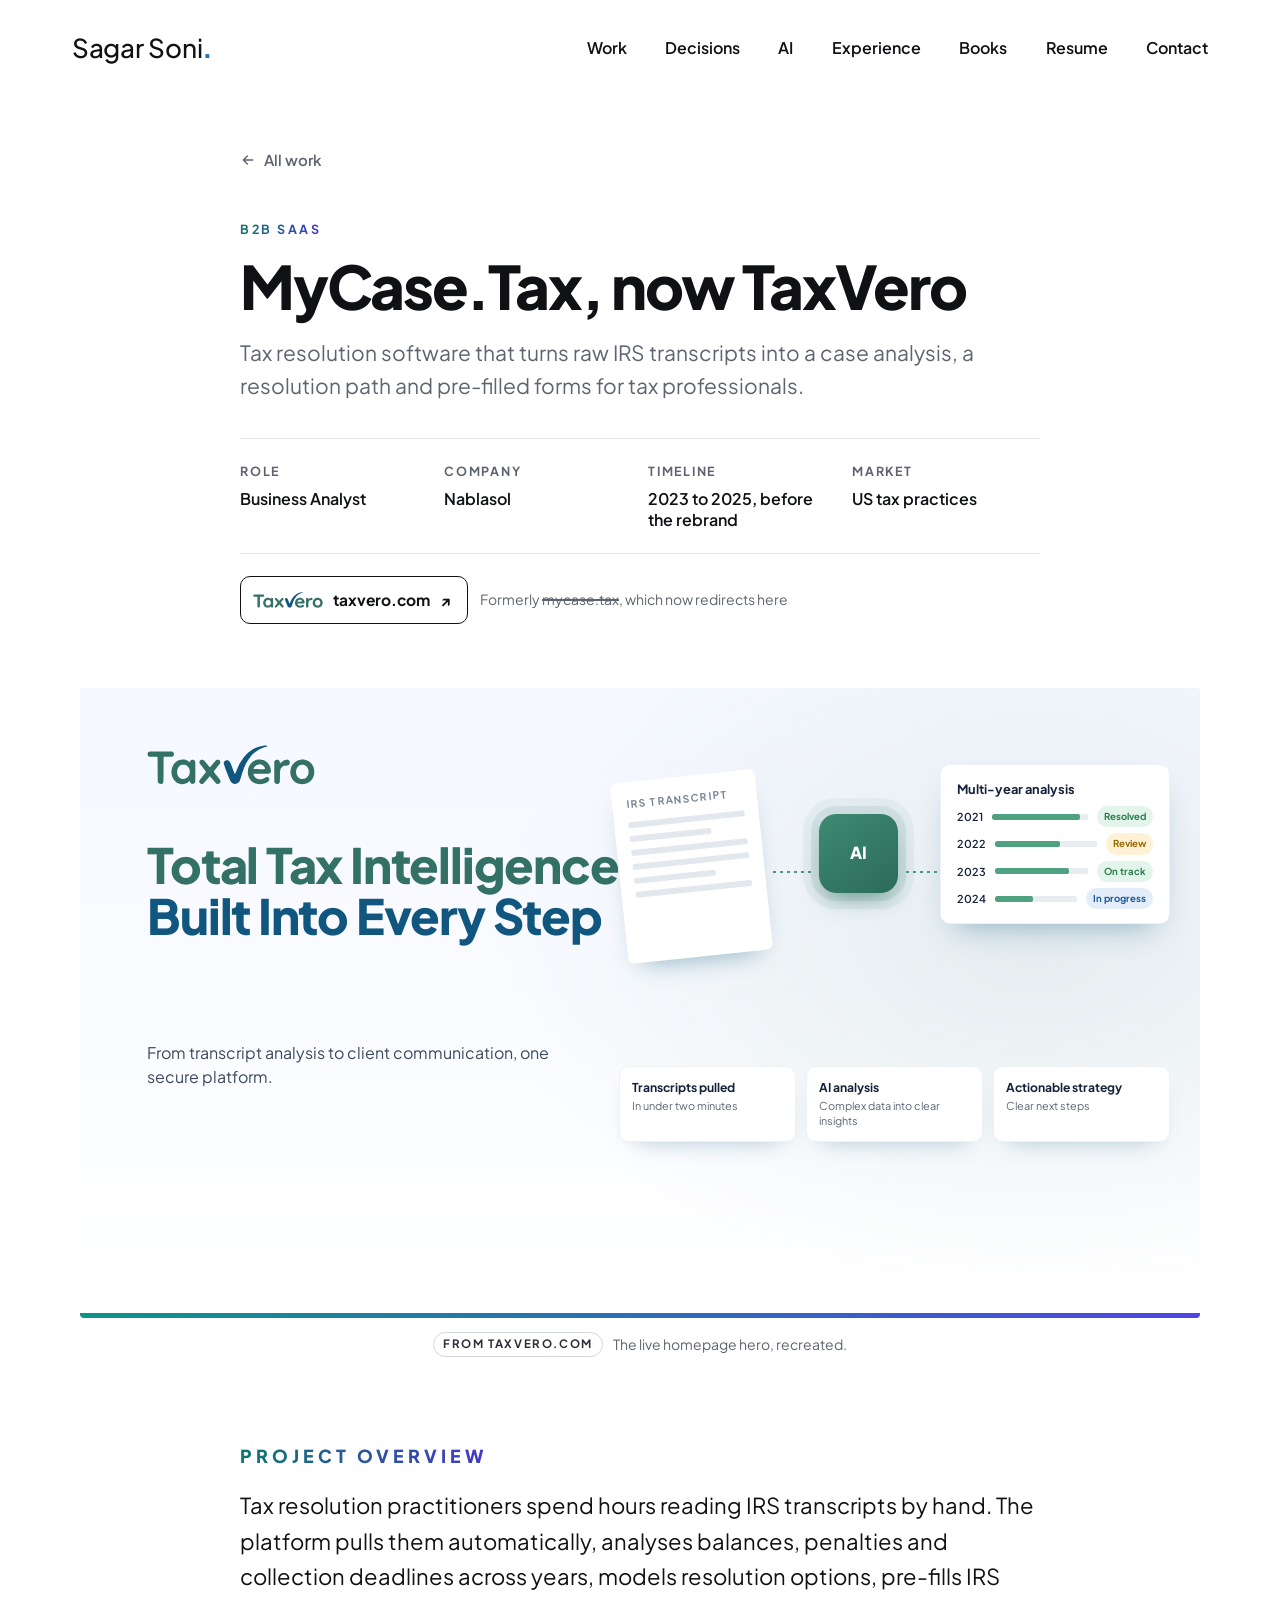
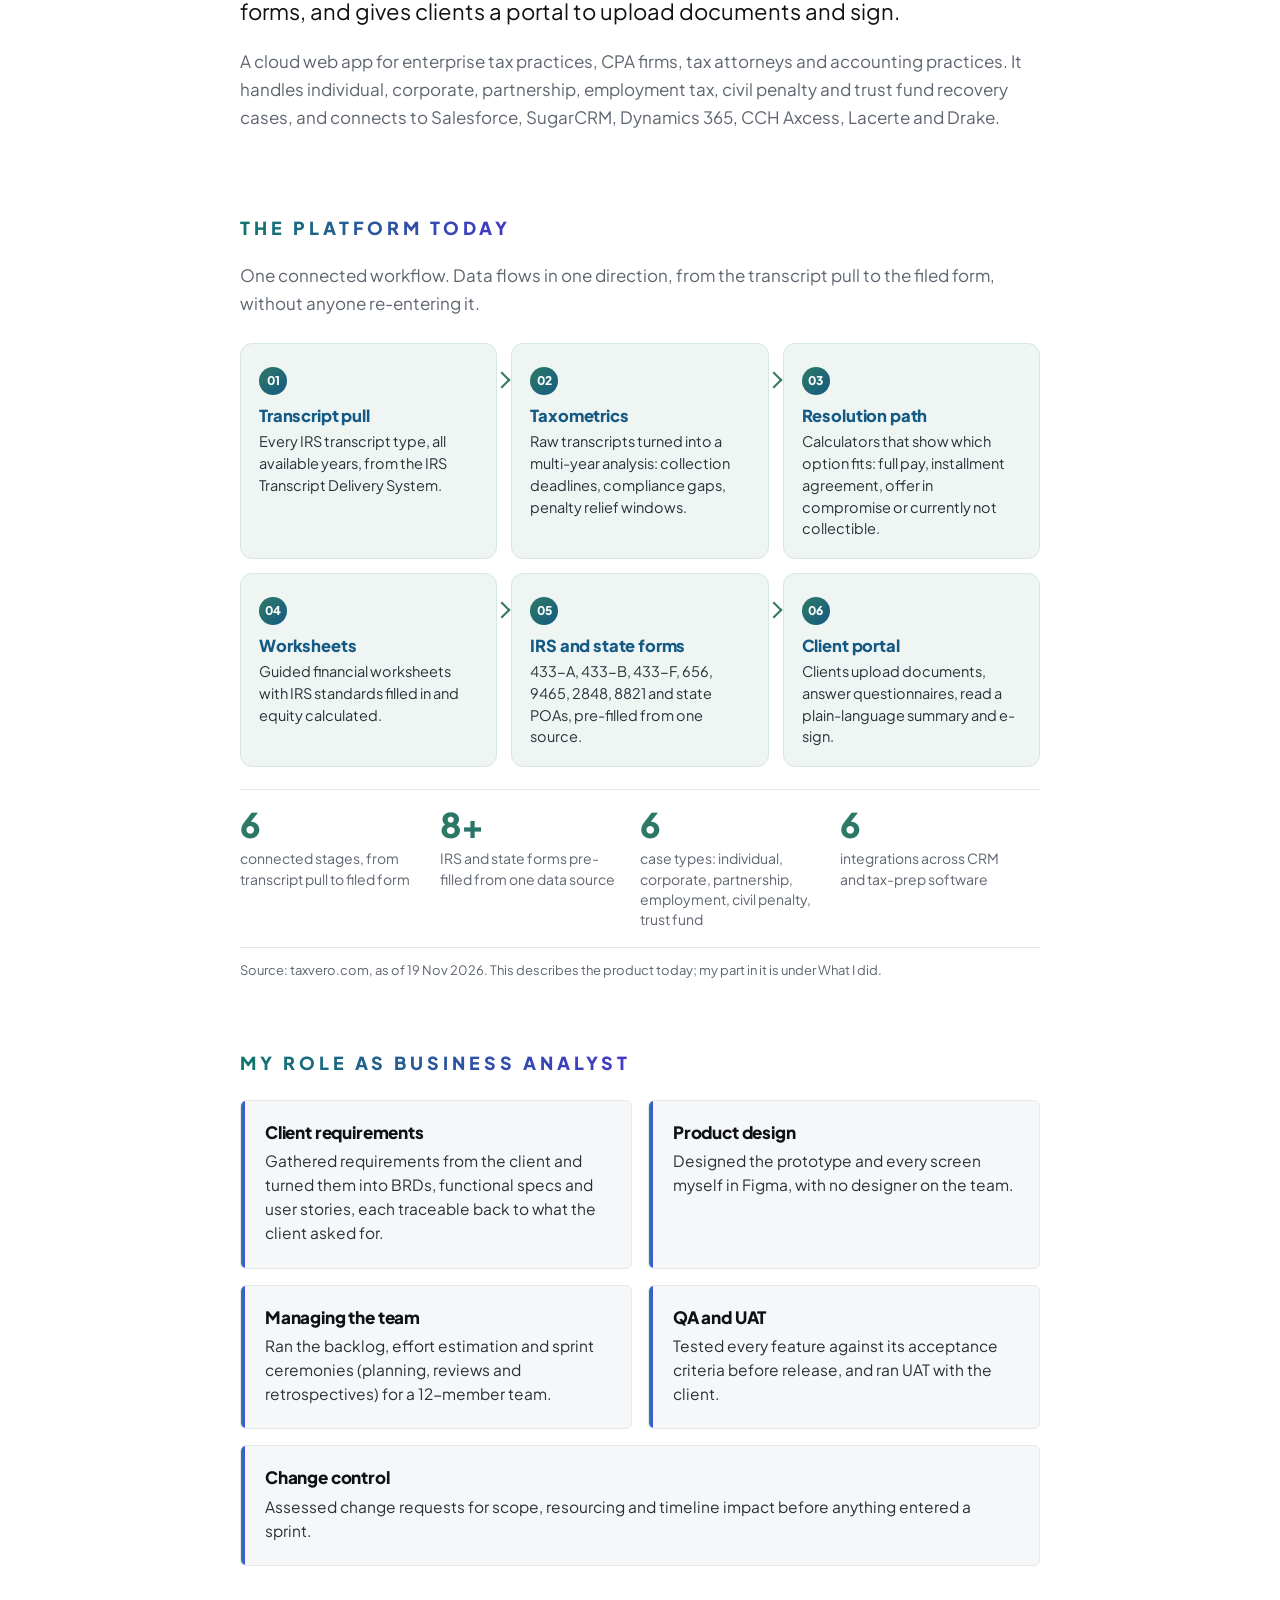
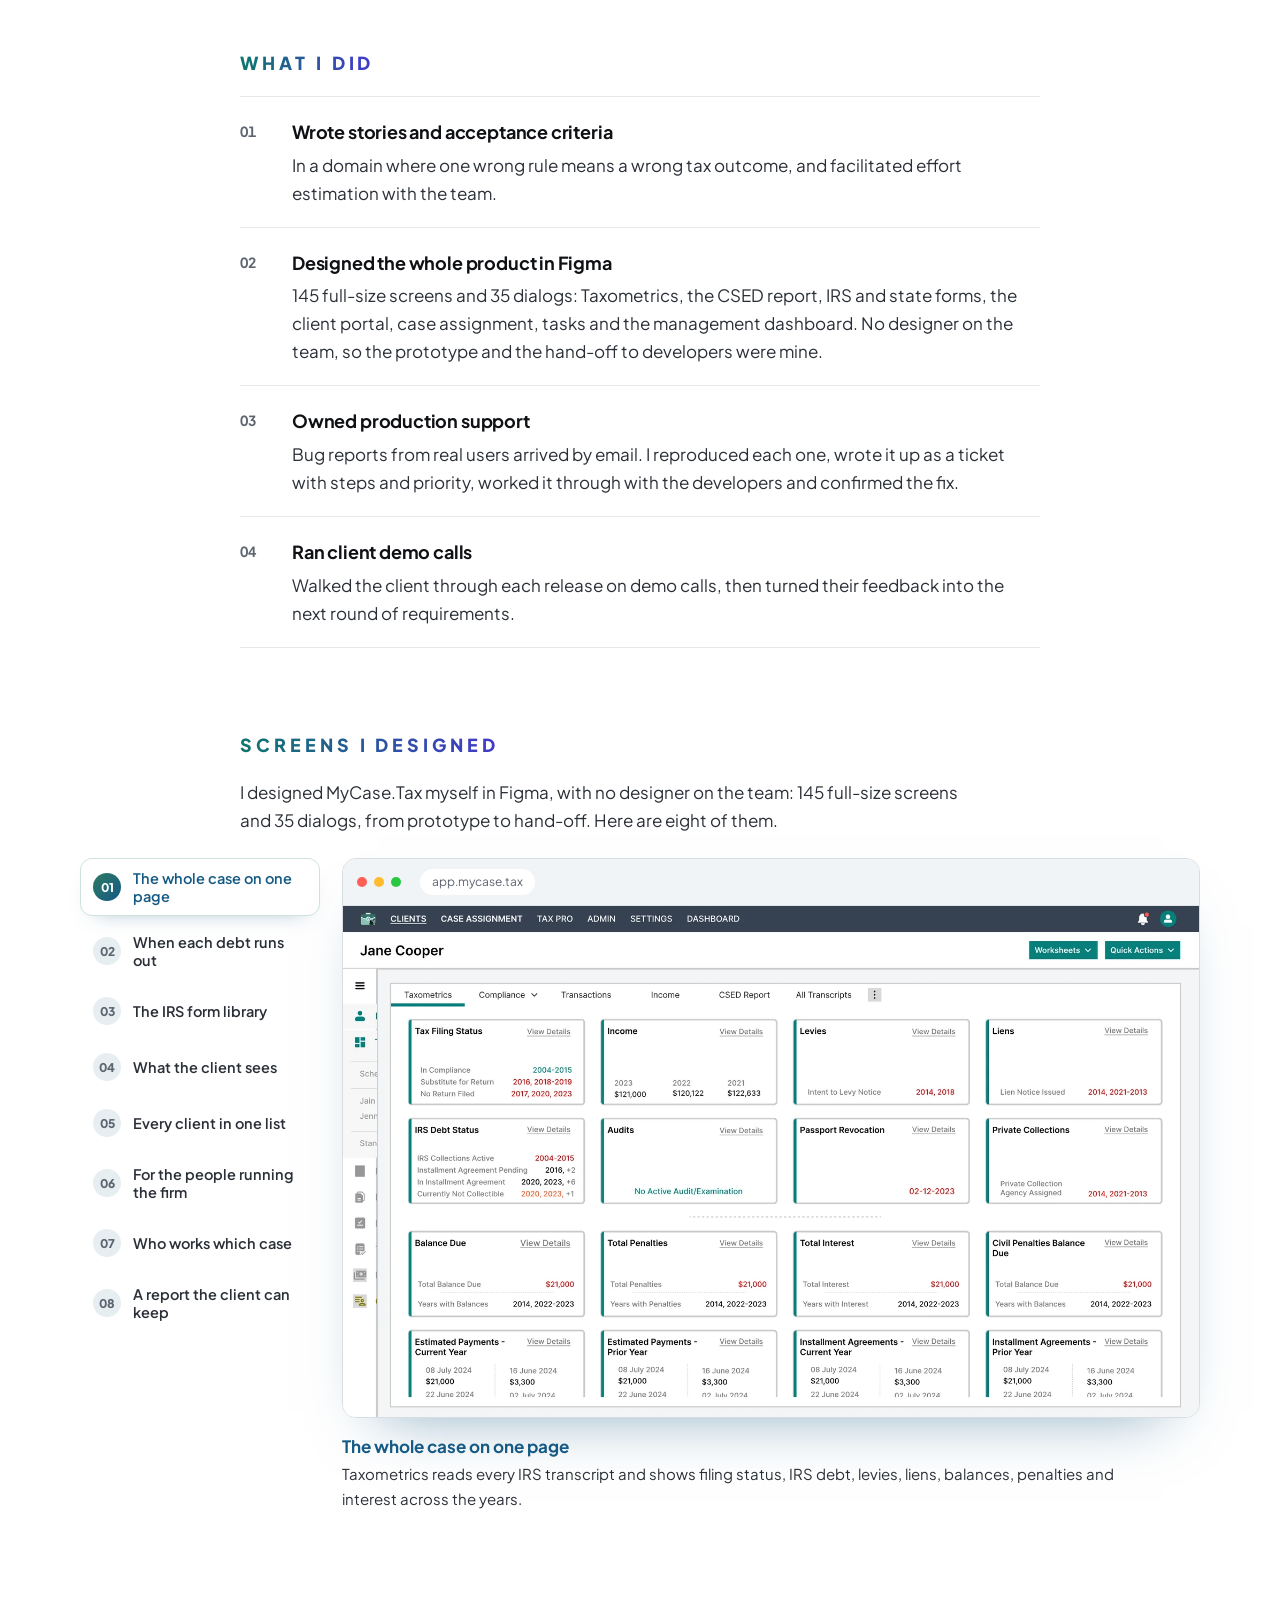
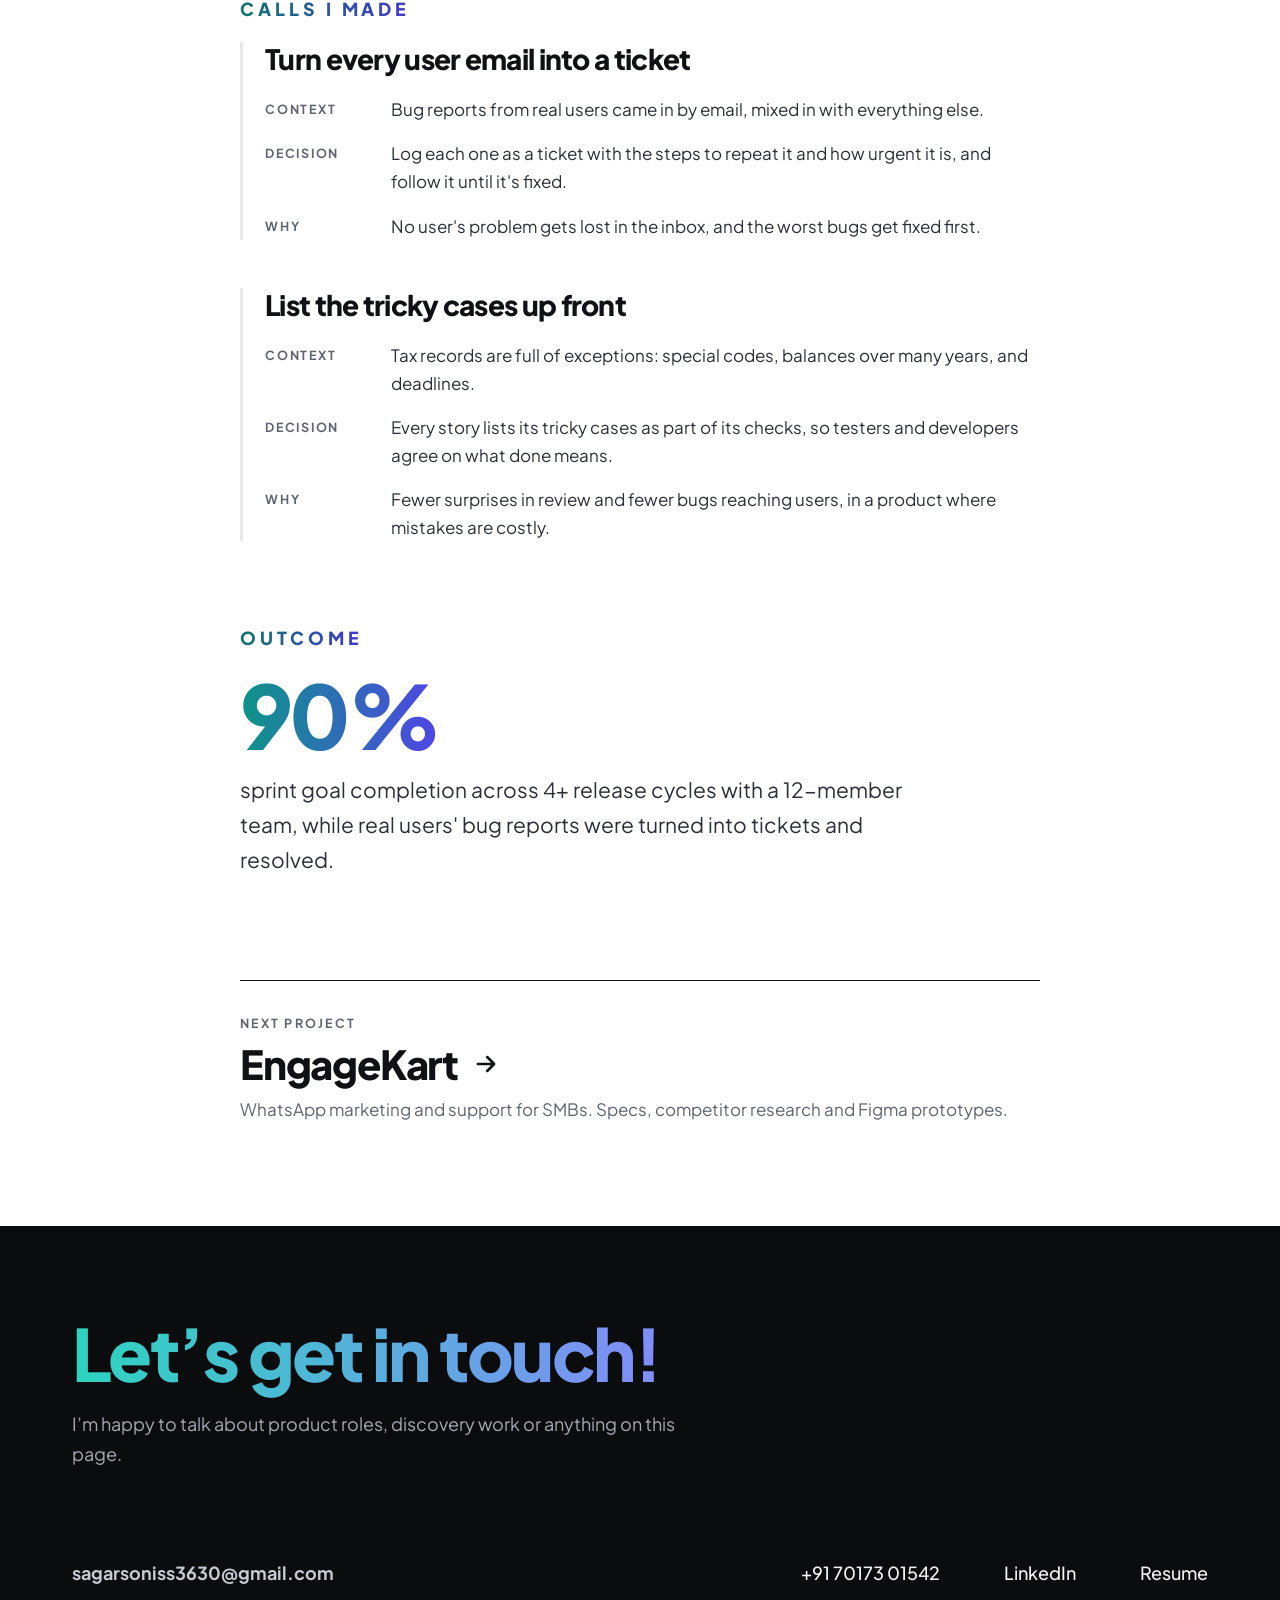
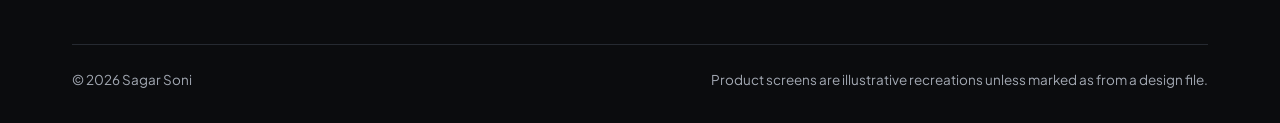
<file: work/taxvero.html>
<!doctype html>
<html lang="en">
<head>
<meta charset="utf-8">
<meta name="viewport" content="width=device-width, initial-scale=1">
<title>TaxVero case study, Sagar Soni</title>
<meta name="description" content="Tax resolution software that turns raw IRS transcripts into a case analysis, a resolution path and pre-filled forms for tax professionals.">
<meta property="og:title" content="TaxVero case study, Sagar Soni">
<meta property="og:description" content="Tax resolution software that turns raw IRS transcripts into a case analysis, a resolution path and pre-filled forms for tax professionals.">
<meta name="theme-color" content="#ffffff">
<link rel="icon" href="data:image/svg+xml,%3Csvg xmlns='http://www.w3.org/2000/svg' viewBox='0 0 64 64'%3E%3Cdefs%3E%3ClinearGradient id='g' x1='0' y1='0' x2='1' y2='1'%3E%3Cstop offset='0' stop-color='%230D9488'/%3E%3Cstop offset='1' stop-color='%234F46E5'/%3E%3C/linearGradient%3E%3C/defs%3E%3Crect width='64' height='64' rx='16' fill='url(%23g)'/%3E%3Ctext x='32' y='42' text-anchor='middle' font-family='Arial,sans-serif' font-weight='700' font-size='26' fill='%23fff'%3ESS%3C/text%3E%3C/svg%3E">
<link rel="preconnect" href="https://fonts.googleapis.com"><link rel="preconnect" href="https://fonts.gstatic.com" crossorigin><link href="https://fonts.googleapis.com/css2?family=Plus+Jakarta+Sans:ital,wght@0,400;0,500;0,600;0,700;0,800;1,400&family=Readex+Pro:wght@500;700&family=Fraunces:ital,opsz,wght@0,9..144,600;0,9..144,700;1,9..144,500&family=Manrope:wght@600;700&display=swap" rel="stylesheet">
<link rel="stylesheet" href="../assets/site.css">
<script>(function(d){var c=d.documentElement.classList;c.add('js');var s=/[?&]static\b/.test(location.search);if(s)c.add('static');if(!s&&!(window.matchMedia&&matchMedia('(prefers-reduced-motion: reduce)').matches))c.add('anim');})(document);</script>
</head>
<body>
<a class="skip" href="#main">Skip to content</a>
<header class="top">
  <div class="wrap top-in">
    <a class="brand" href="../index.html#top" aria-label="Sagar Soni, home">Sagar Soni<span class="dot">.</span></a>
    <button class="menu-btn" type="button" aria-expanded="false" aria-controls="nav"><span>Menu</span><i aria-hidden="true"></i></button>
    <nav class="nav" id="nav" aria-label="Main">
      <a href="../index.html#work">Work</a>
      <a href="../index.html#decisions">Decisions</a>
      <a href="../index.html#ai">AI</a>
      <a href="../index.html#experience">Experience</a>
      <a href="../index.html#books">Books</a>
      <a href="../assets/Sagar-Soni-Resume.pdf" target="_blank" rel="noopener">Resume<span class="sr"> (PDF, opens in a new tab)</span></a>
      <a href="../index.html#contact">Contact</a>
    </nav>
  </div>
</header>

<main id="main" class="case">
<span id="top"></span>
<div class="wrap narrow case-head">
  <a class="back" href="../index.html#work"><svg viewBox="0 0 24 24" fill="none" stroke="currentColor" stroke-width="2.2" stroke-linecap="round" stroke-linejoin="round" aria-hidden="true"><path d="M19 12H5M11 6l-6 6 6 6"/></svg>All work</a>
  <span class="tag">B2B SaaS</span>
  <h1>MyCase.Tax, now TaxVero</h1>
  <p class="case-line">Tax resolution software that turns raw IRS transcripts into a case analysis, a resolution path and pre-filled forms for tax professionals.</p>
  <dl class="facts"><div><dt>Role</dt><dd>Business Analyst</dd></div><div><dt>Company</dt><dd>Nablasol</dd></div><div><dt>Timeline</dt><dd>2023 to 2025, before the rebrand</dd></div><div><dt>Market</dt><dd>US tax practices</dd></div></dl>
  <div class="case-links">
    <a class="site-link tv-link" href="https://www.taxvero.com/" target="_blank" rel="noopener"><img src="../assets/tv/logo.svg" alt="" width="70" height="17">taxvero.com<span aria-hidden="true">&nearr;</span><span class="sr"> (opens in a new tab)</span></a>
    <span class="tv-was">Formerly <s>mycase.tax</s>, which now redirects here</span>
  </div>
</div>

<div class="wrap">
  <figure class="frame showcase" style="--c:var(--tv);--soft:var(--tv-soft)">
    <div class="frame-stage tv-stage"><div class="tvh big" role="img" aria-label="TaxVero homepage hero: Total Tax Intelligence, Built Into Every Step, with an IRS transcript flowing into AI analysis and a multi-year case view">
  <img class="tvh-logo" src="../assets/tv/logo.svg" alt="">
  <span class="tvh-h"><span>Total Tax Intelligence,</span> Built Into Every Step</span>
  <span class="tvh-sub">From transcript analysis to client communication, one secure platform.</span>
  <div class="tvh-scene">
    <div class="tvh-doc"><span>IRS transcript</span><i></i><i></i><i></i><i></i><i></i><i></i></div>
    <span class="tvh-dots d1"></span>
    <div class="tvh-ai"><span>AI</span></div>
    <span class="tvh-dots d2"></span>
    <div class="tvh-ma"><p>Multi-year analysis</p><ul><li><span>2021</span><i><b style="width:92%"></b></i><em class="ok">Resolved</em></li><li><span>2022</span><i><b style="width:64%"></b></i><em class="rv">Review</em></li><li><span>2023</span><i><b style="width:80%"></b></i><em class="ok">On track</em></li><li><span>2024</span><i><b style="width:46%"></b></i><em class="ip">In progress</em></li></ul></div>
    <div class="tvh-cards"><span><b>Transcripts pulled</b>In under two minutes</span><span><b>AI analysis</b>Complex data into clear insights</span><span><b>Actionable strategy</b>Clear next steps</span></div>
  </div>
</div></div>
    <figcaption><span class="illus-tag">From taxvero.com</span>The live homepage hero, recreated.</figcaption>
  </figure>
</div>

<article class="wrap narrow article">
  <section id="overview">
    <h2 class="label"><span class="grad">Project overview</span></h2>
    <p class="big">Tax resolution practitioners spend hours reading IRS transcripts by hand. The platform pulls them automatically, analyses balances, penalties and collection deadlines across years, models resolution options, pre-fills IRS forms, and gives clients a portal to upload documents and sign.</p>
    <p class="muted">A cloud web app for enterprise tax practices, CPA firms, tax attorneys and accounting practices. It handles individual, corporate, partnership, employment tax, civil penalty and trust fund recovery cases, and connects to Salesforce, SugarCRM, Dynamics 365, CCH Axcess, Lacerte and Drake.</p>
  </section>
  <section id="platform" class="tv-platform">
    <h2 class="label"><span class="grad">The platform today</span></h2>
    <p class="tv-lede">One connected workflow. Data flows in one direction, from the transcript pull to the filed form, without anyone re-entering it.</p>
    <ol class="tv-flow"><li><span class="tv-n">01</span><h3>Transcript pull</h3><p>Every IRS transcript type, all available years, from the IRS Transcript Delivery System.</p></li><li><span class="tv-n">02</span><h3>Taxometrics</h3><p>Raw transcripts turned into a multi-year analysis: collection deadlines, compliance gaps, penalty relief windows.</p></li><li><span class="tv-n">03</span><h3>Resolution path</h3><p>Calculators that show which option fits: full pay, installment agreement, offer in compromise or currently not collectible.</p></li><li><span class="tv-n">04</span><h3>Worksheets</h3><p>Guided financial worksheets with IRS standards filled in and equity calculated.</p></li><li><span class="tv-n">05</span><h3>IRS and state forms</h3><p>433-A, 433-B, 433-F, 656, 9465, 2848, 8821 and state POAs, pre-filled from one source.</p></li><li><span class="tv-n">06</span><h3>Client portal</h3><p>Clients upload documents, answer questionnaires, read a plain-language summary and e-sign.</p></li></ol>
    <ul class="tv-facts"><li><strong>6</strong><span>connected stages, from transcript pull to filed form</span></li><li><strong>8+</strong><span>IRS and state forms pre-filled from one data source</span></li><li><strong>6</strong><span>case types: individual, corporate, partnership, employment, civil penalty, trust fund</span></li><li><strong>6</strong><span>integrations across CRM and tax-prep software</span></li></ul>
    <p class="tv-src">Source: taxvero.com, as of 19 Nov 2026. This describes the product today; my part in it is under What I did.</p>
  </section>

  <section id="my-role">
    <h2 class="label"><span class="grad">My role as Business Analyst</span></h2>
    <ul class="po-role"><li><h3>Client requirements</h3><p>Gathered requirements from the client and turned them into BRDs, functional specs and user stories, each traceable back to what the client asked for.</p></li><li><h3>Product design</h3><p>Designed the prototype and every screen myself in Figma, with no designer on the team.</p></li><li><h3>Managing the team</h3><p>Ran the backlog, effort estimation and sprint ceremonies (planning, reviews and retrospectives) for a 12-member team.</p></li><li><h3>QA and UAT</h3><p>Tested every feature against its acceptance criteria before release, and ran UAT with the client.</p></li><li><h3>Change control</h3><p>Assessed change requests for scope, resourcing and timeline impact before anything entered a sprint.</p></li></ul>
  </section>
  <section id="role">
    <h2 class="label"><span class="grad">What I did</span></h2>
    <ul class="did"><li><b>Wrote stories and acceptance criteria</b><span>In a domain where one wrong rule means a wrong tax outcome, and facilitated effort estimation with the team.</span></li><li><b>Designed the whole product in Figma</b><span>145 full-size screens and 35 dialogs: Taxometrics, the CSED report, IRS and state forms, the client portal, case assignment, tasks and the management dashboard. No designer on the team, so the prototype and the hand-off to developers were mine.</span></li><li><b>Owned production support</b><span>Bug reports from real users arrived by email. I reproduced each one, wrote it up as a ticket with steps and priority, worked it through with the developers and confirmed the fix.</span></li><li><b>Ran client demo calls</b><span>Walked the client through each release on demo calls, then turned their feedback into the next round of requirements.</span></li></ul>
  </section>
  <section id="screens" class="tv-tour">
    <h2 class="label"><span class="grad">Screens I designed</span></h2>
    <p class="tt-lede">I designed MyCase.Tax myself in Figma, with no designer on the team: 145 full-size screens and 35 dialogs, from prototype to hand-off. Here are eight of them.</p>
    <div class="tt-wrap">
      <ol class="tt-list" role="group" aria-label="Choose a screen"><li><button type="button" class="tt-btn" data-i="0" aria-pressed="true" aria-controls="tt-stage">
        <span class="tt-n">01</span><span class="tt-t">The whole case on one page</span></button></li><li><button type="button" class="tt-btn" data-i="1" aria-pressed="false" aria-controls="tt-stage">
        <span class="tt-n">02</span><span class="tt-t">When each debt runs out</span></button></li><li><button type="button" class="tt-btn" data-i="2" aria-pressed="false" aria-controls="tt-stage">
        <span class="tt-n">03</span><span class="tt-t">The IRS form library</span></button></li><li><button type="button" class="tt-btn" data-i="3" aria-pressed="false" aria-controls="tt-stage">
        <span class="tt-n">04</span><span class="tt-t">What the client sees</span></button></li><li><button type="button" class="tt-btn" data-i="4" aria-pressed="false" aria-controls="tt-stage">
        <span class="tt-n">05</span><span class="tt-t">Every client in one list</span></button></li><li><button type="button" class="tt-btn" data-i="5" aria-pressed="false" aria-controls="tt-stage">
        <span class="tt-n">06</span><span class="tt-t">For the people running the firm</span></button></li><li><button type="button" class="tt-btn" data-i="6" aria-pressed="false" aria-controls="tt-stage">
        <span class="tt-n">07</span><span class="tt-t">Who works which case</span></button></li><li><button type="button" class="tt-btn" data-i="7" aria-pressed="false" aria-controls="tt-stage">
        <span class="tt-n">08</span><span class="tt-t">A report the client can keep</span></button></li></ol>
      <div class="tt-stage" id="tt-stage" aria-live="polite"><figure class="tt-pane on" data-i="0">
        <div class="tt-browser"><div class="tt-bar" aria-hidden="true"><i></i><i></i><i></i><span>app.mycase.tax</span></div>
        <img src="../assets/tv/screen-taxometrics.webp" alt="MyCase.Tax screen: The whole case on one page" loading="lazy" decoding="async" width="1600" height="956"></div>
        <figcaption><b>The whole case on one page</b>Taxometrics reads every IRS transcript and shows filing status, IRS debt, levies, liens, balances, penalties and interest across the years.</figcaption></figure><figure class="tt-pane" data-i="1">
        <div class="tt-browser"><div class="tt-bar" aria-hidden="true"><i></i><i></i><i></i><span>app.mycase.tax</span></div>
        <img src="../assets/tv/screen-csed.webp" alt="MyCase.Tax screen: When each debt runs out" loading="lazy" decoding="async" width="1600" height="956"></div>
        <figcaption><b>When each debt runs out</b>The CSED report shows the date the IRS can no longer collect each year's debt, and the events that paused the clock.</figcaption></figure><figure class="tt-pane" data-i="2">
        <div class="tt-browser"><div class="tt-bar" aria-hidden="true"><i></i><i></i><i></i><span>app.mycase.tax</span></div>
        <img src="../assets/tv/screen-irs-forms.webp" alt="MyCase.Tax screen: The IRS form library" loading="lazy" decoding="async" width="1600" height="956"></div>
        <figcaption><b>The IRS form library</b>Forms 2848, 433-A, 433-F, 656, 8821 and more, each tagged as a resolution form or a power of attorney.</figcaption></figure><figure class="tt-pane" data-i="3">
        <div class="tt-browser"><div class="tt-bar" aria-hidden="true"><i></i><i></i><i></i><span>app.mycase.tax</span></div>
        <img src="../assets/tv/screen-portal.webp" alt="MyCase.Tax screen: What the client sees" loading="lazy" decoding="async" width="1600" height="956"></div>
        <figcaption><b>What the client sees</b>A portal where clients follow each service, like an installment agreement in progress, and upload the documents the firm asks for.</figcaption></figure><figure class="tt-pane" data-i="4">
        <div class="tt-browser"><div class="tt-bar" aria-hidden="true"><i></i><i></i><i></i><span>app.mycase.tax</span></div>
        <img src="../assets/tv/screen-clients.webp" alt="MyCase.Tax screen: Every client in one list" loading="lazy" decoding="async" width="1600" height="956"></div>
        <figcaption><b>Every client in one list</b>Case ID, assigned tax pro, worksheet type and a client care flag, with filters for the team.</figcaption></figure><figure class="tt-pane" data-i="5">
        <div class="tt-browser"><div class="tt-bar" aria-hidden="true"><i></i><i></i><i></i><span>app.mycase.tax</span></div>
        <img src="../assets/tv/screen-mgmt.webp" alt="MyCase.Tax screen: For the people running the firm" loading="lazy" decoding="async" width="1600" height="956"></div>
        <figcaption><b>For the people running the firm</b>Overdue welcome calls, open case assignments, urgent tasks, a high-fee tracker and each team's workload.</figcaption></figure><figure class="tt-pane" data-i="6">
        <div class="tt-browser"><div class="tt-bar" aria-hidden="true"><i></i><i></i><i></i><span>app.mycase.tax</span></div>
        <img src="../assets/tv/screen-case-assign.webp" alt="MyCase.Tax screen: Who works which case" loading="lazy" decoding="async" width="1600" height="956"></div>
        <figcaption><b>Who works which case</b>Quick tags flag what needs attention first: due date breached, high fee, Spanish-speaking client or rush.</figcaption></figure><figure class="tt-pane" data-i="7">
        <div class="tt-browser"><div class="tt-bar" aria-hidden="true"><i></i><i></i><i></i><span>app.mycase.tax</span></div>
        <img src="../assets/tv/screen-report.webp" alt="MyCase.Tax screen: A report the client can keep" loading="lazy" decoding="async" width="1600" height="1039"></div>
        <figcaption><b>A report the client can keep</b>A branded IRS tax report, generated straight from the client's transcripts.</figcaption></figure></div>
    </div>
  </section>


  <section id="calls">
    <h2 class="label"><span class="grad">Calls I made</span></h2>
    <div class="calls">
        <article class="call" id="turn-every-user-email">
          <h3>Turn every user email into a ticket</h3>
          <dl class="cdw"><div><dt>Context</dt><dd>Bug reports from real users came in by email, mixed in with everything else.</dd></div><div><dt>Decision</dt><dd>Log each one as a ticket with the steps to repeat it and how urgent it is, and follow it until it's fixed.</dd></div><div><dt>Why</dt><dd>No user's problem gets lost in the inbox, and the worst bugs get fixed first.</dd></div></dl>
        </article>
        <article class="call" id="list-the-tricky-cases-up-front">
          <h3>List the tricky cases up front</h3>
          <dl class="cdw"><div><dt>Context</dt><dd>Tax records are full of exceptions: special codes, balances over many years, and deadlines.</dd></div><div><dt>Decision</dt><dd>Every story lists its tricky cases as part of its checks, so testers and developers agree on what done means.</dd></div><div><dt>Why</dt><dd>Fewer surprises in review and fewer bugs reaching users, in a product where mistakes are costly.</dd></div></dl>
        </article>
    </div>
  </section>
  <section id="outcome">
    <h2 class="label"><span class="grad">Outcome</span></h2>
    <div class="outcome"><strong class="grad">90%</strong><p>sprint goal completion across 4+ release cycles with a 12-member team, while real users' bug reports were turned into tickets and resolved.</p></div>
  </section>
</article>

<div class="wrap narrow">
  <a class="next" href="engagekart.html">
    <span class="next-k">Next project</span>
    <span class="next-t">EngageKart<svg viewBox="0 0 24 24" fill="none" stroke="currentColor" stroke-width="2.2" stroke-linecap="round" stroke-linejoin="round" aria-hidden="true"><path d="M5 12h14M13 6l6 6-6 6"/></svg></span>
    <span class="next-l">WhatsApp marketing and support for SMBs. Specs, competitor research and Figma prototypes.</span>
  </a>
</div>
</main>
<footer class="foot" id="contact">
  <div class="wrap">
    <h2 class="touch"><span class="grad-d">Let&rsquo;s get in touch!</span></h2>
    <p class="touch-sub">I&rsquo;m happy to talk about product roles, discovery work or anything on this page.</p>
    <div class="links">
      <a class="mail" href="mailto:sagarsoniss3630@gmail.com">sagarsoniss3630@gmail.com</a>
      <a href="tel:+917017301542">+91 70173 01542</a>
      <a href="https://www.linkedin.com/in/saaaagar/" target="_blank" rel="noopener">LinkedIn<span class="sr"> (opens in a new tab)</span></a>
      <a href="../assets/Sagar-Soni-Resume.pdf" target="_blank" rel="noopener">Resume<span class="sr"> (PDF, opens in a new tab)</span></a>
    </div>
    <div class="legal"><span>&copy; 2026 Sagar Soni</span><span>Product screens are illustrative recreations unless marked as from a design file.</span></div>
  </div>
</footer>
<script src="../assets/site.js"></script>
</body>
</html>
</file>
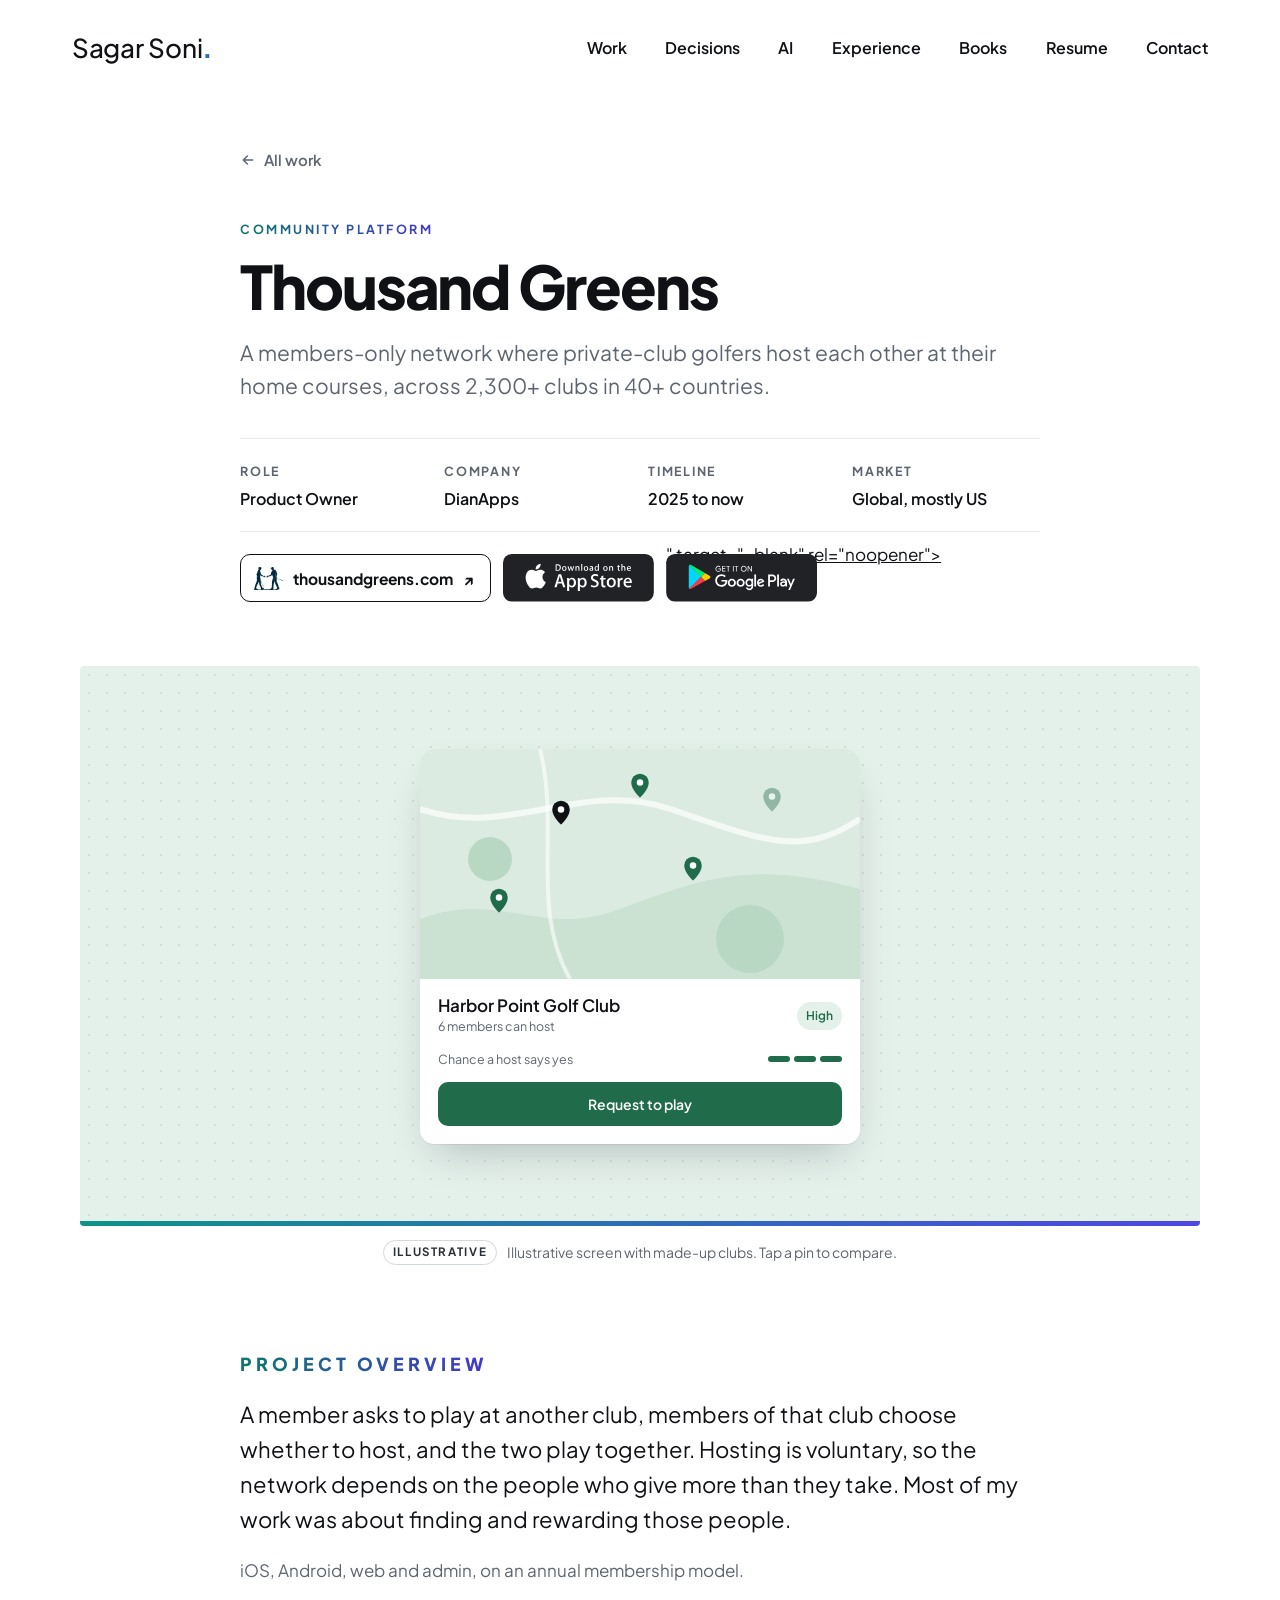
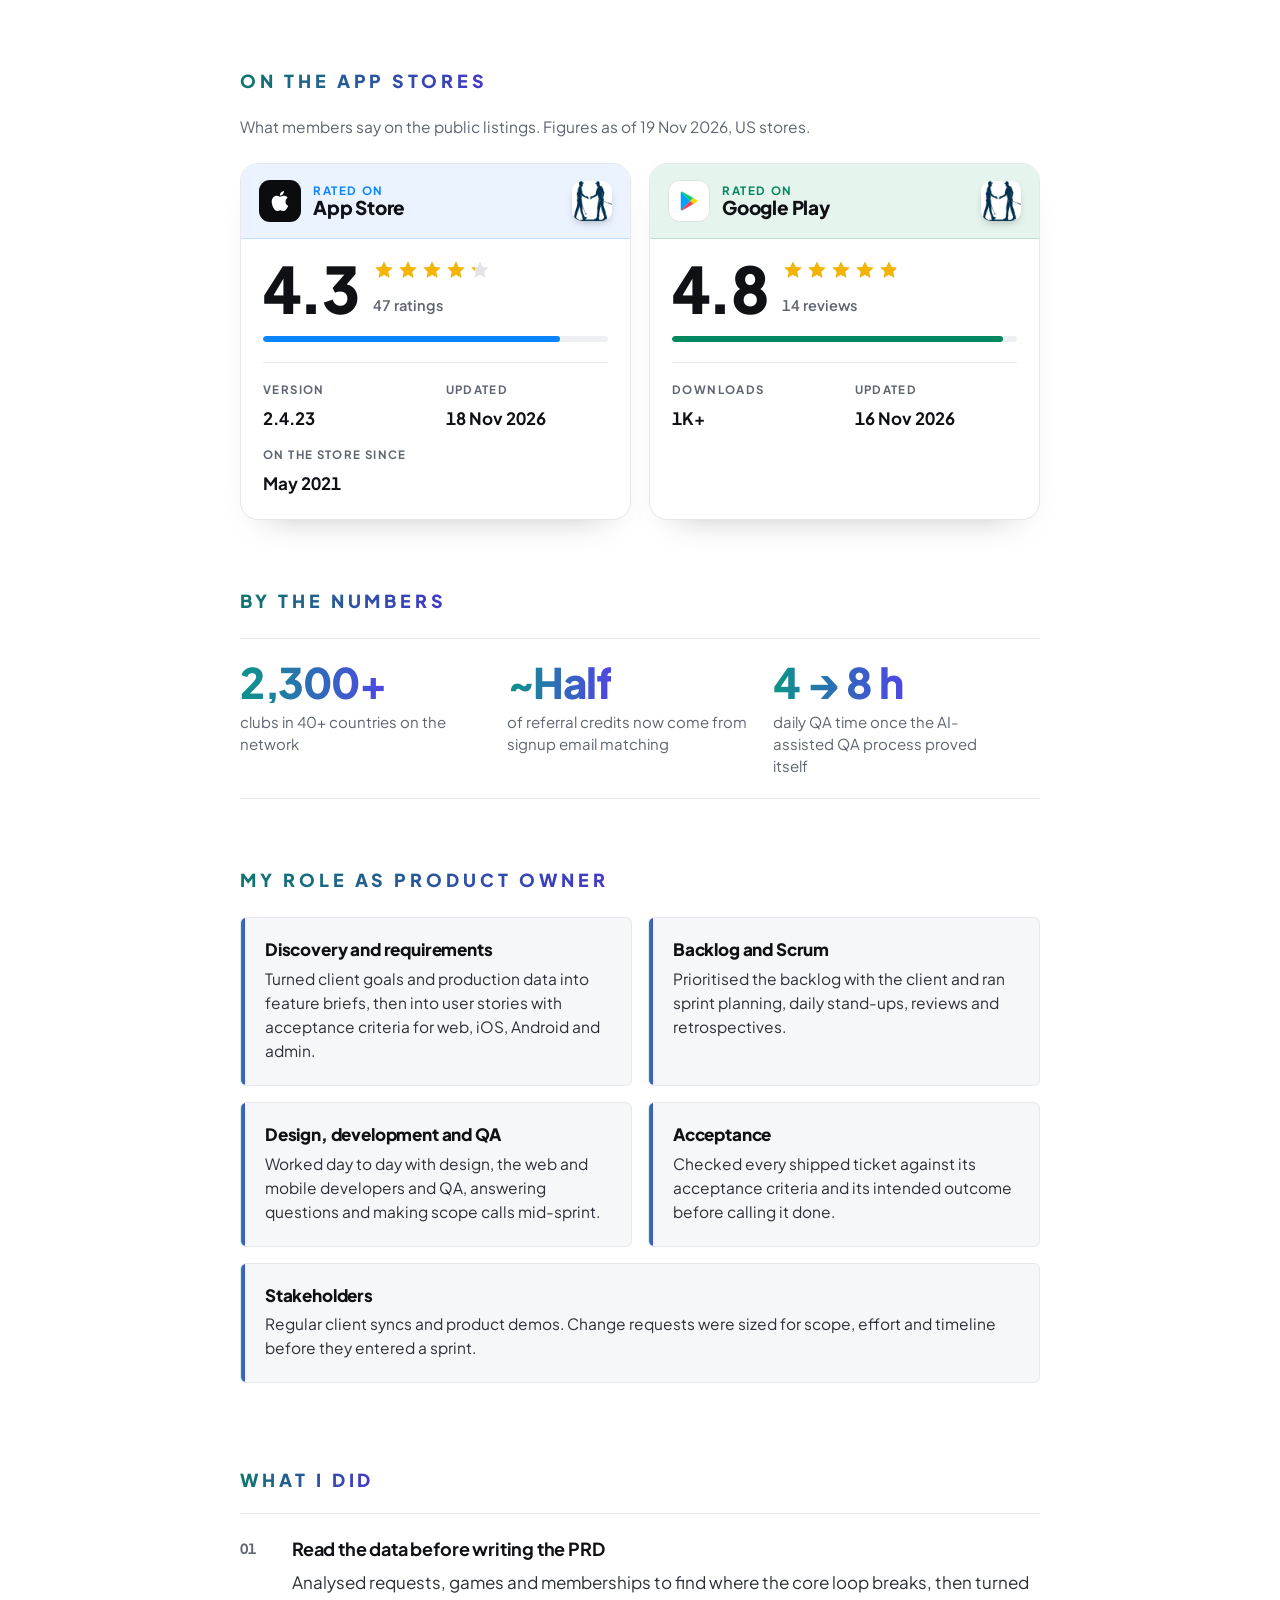
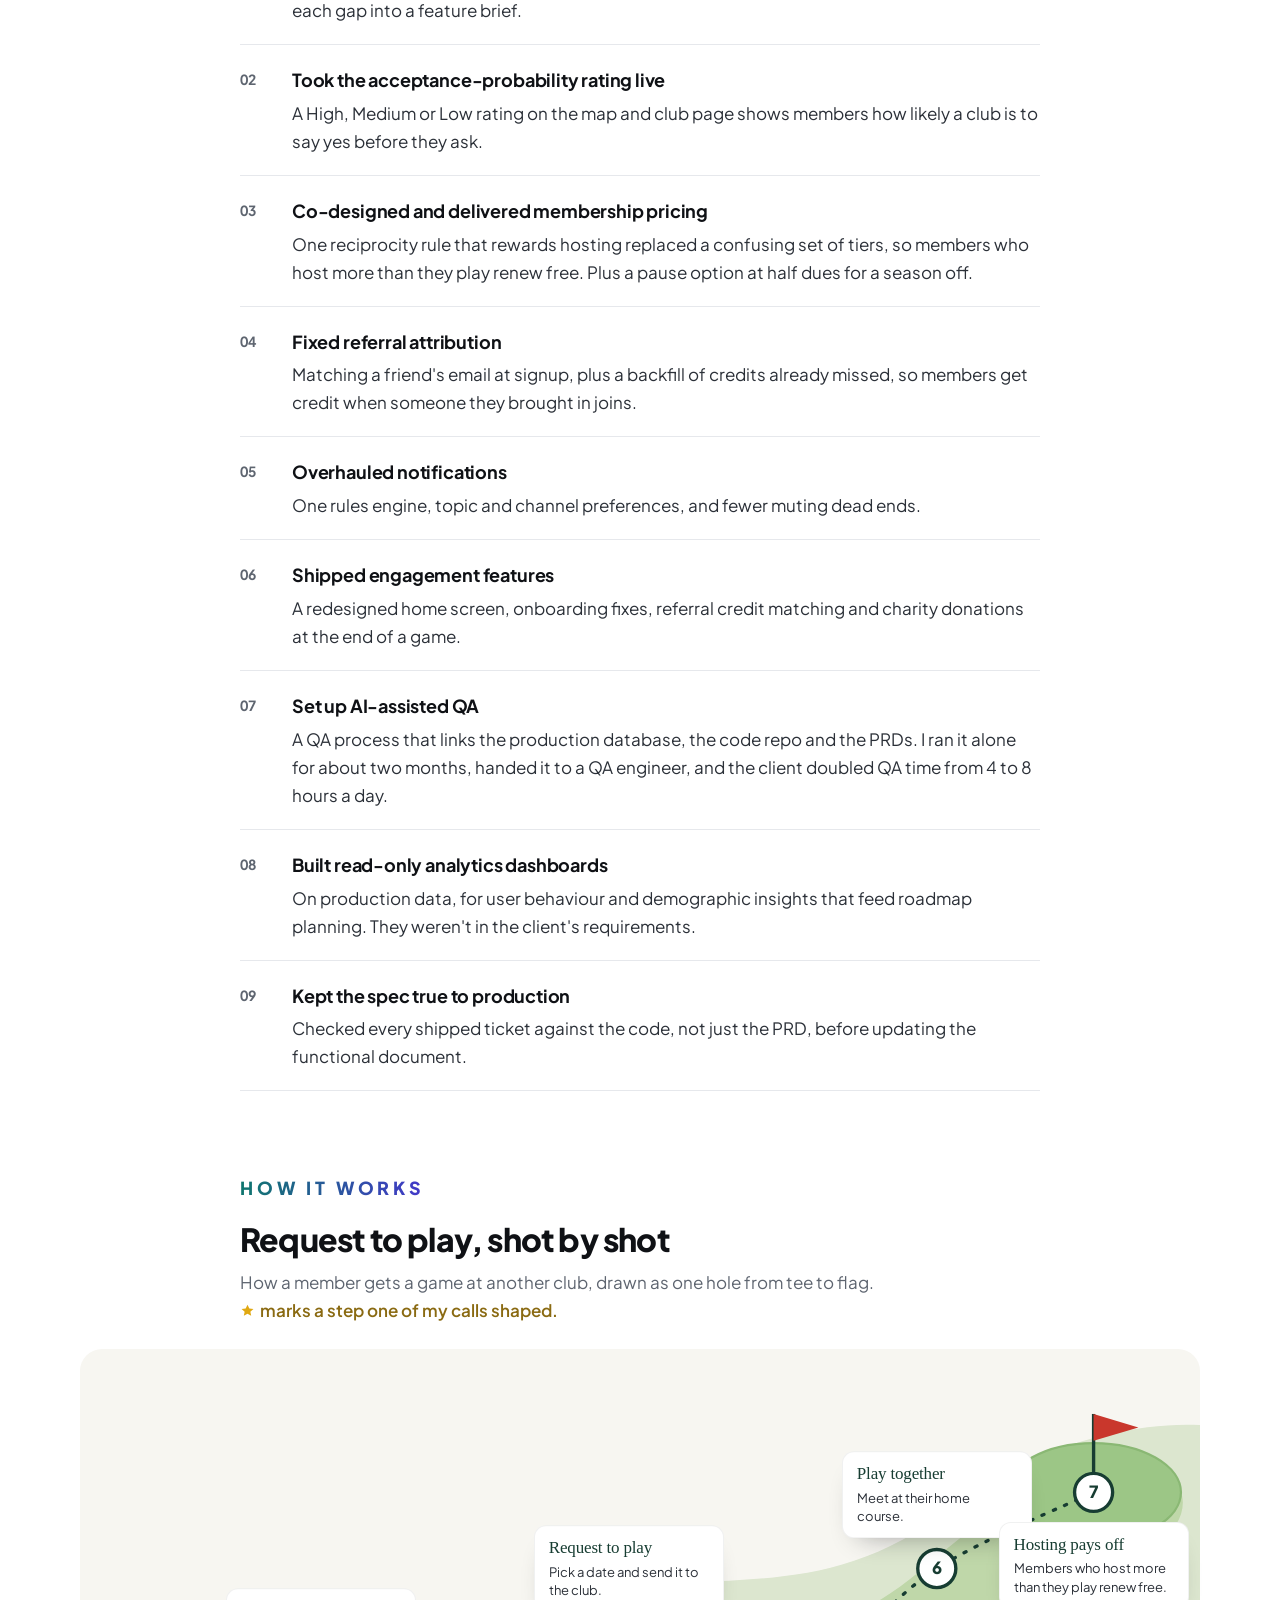
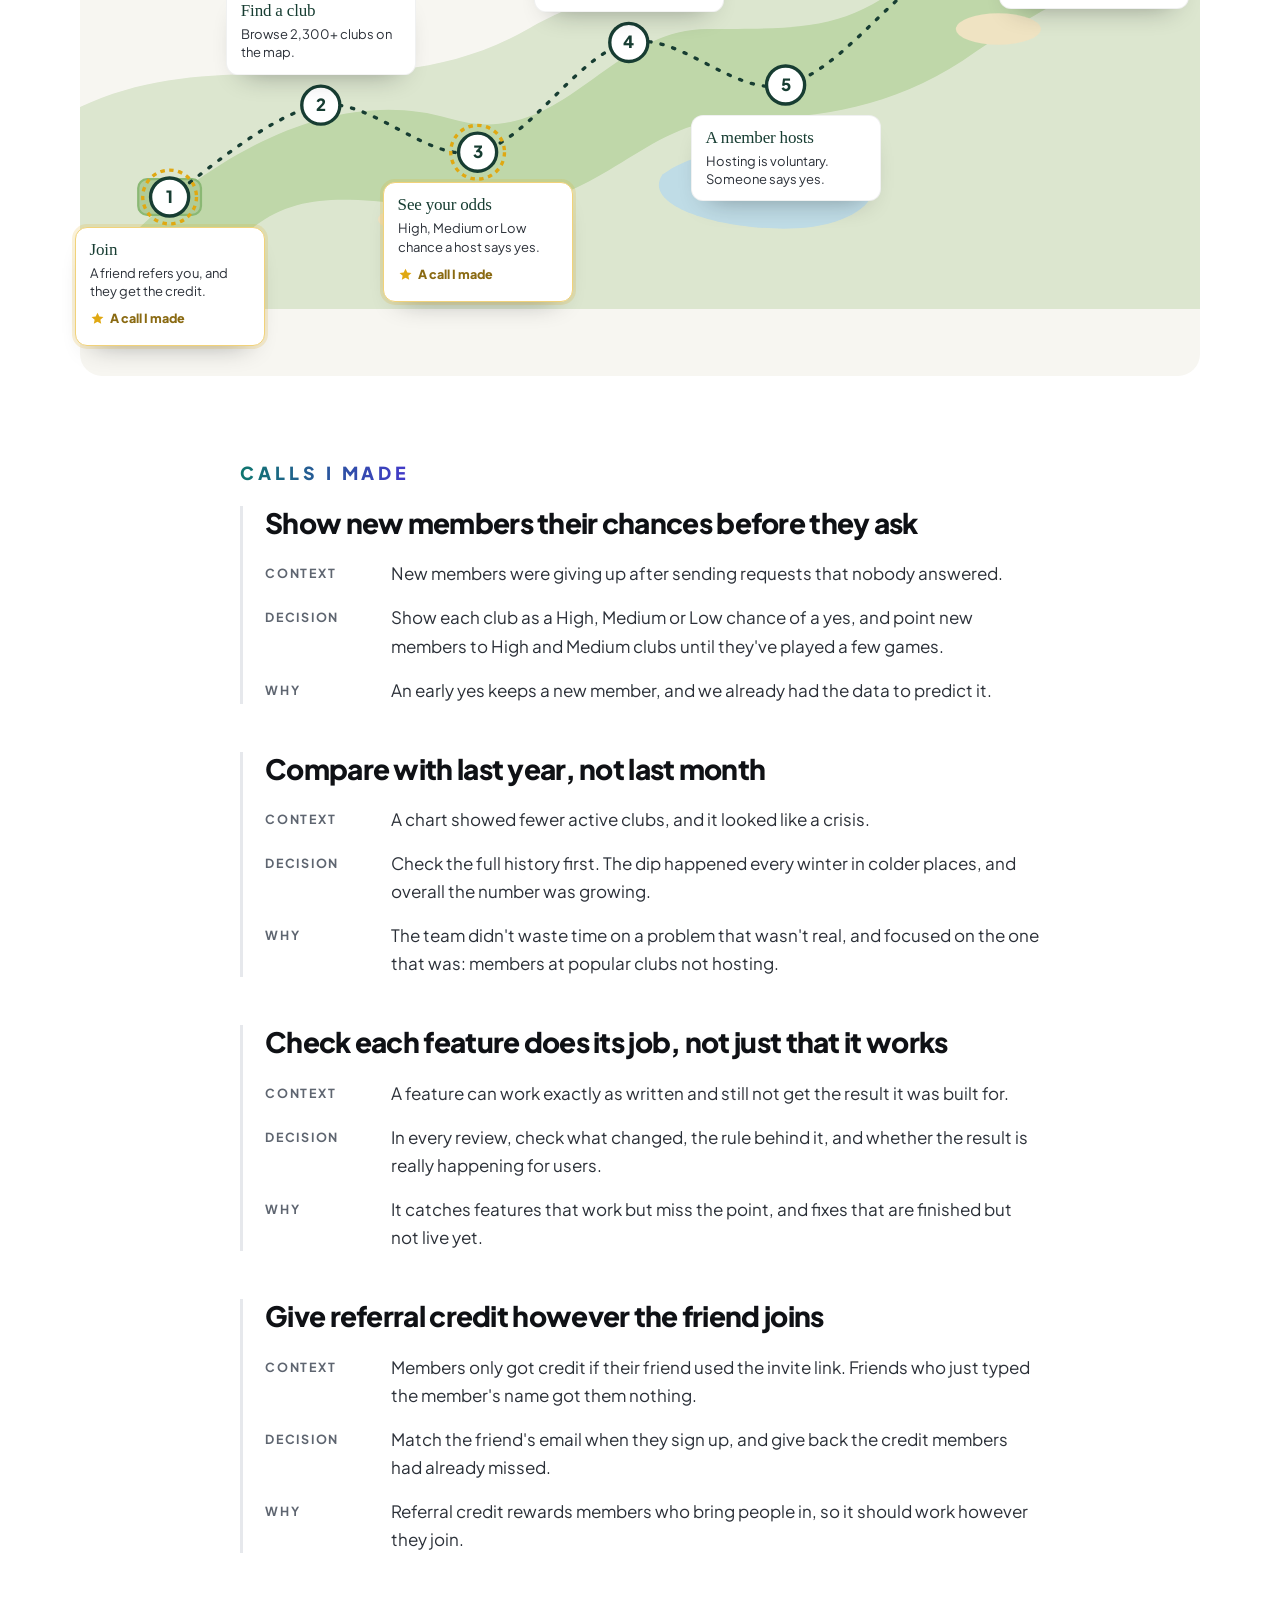
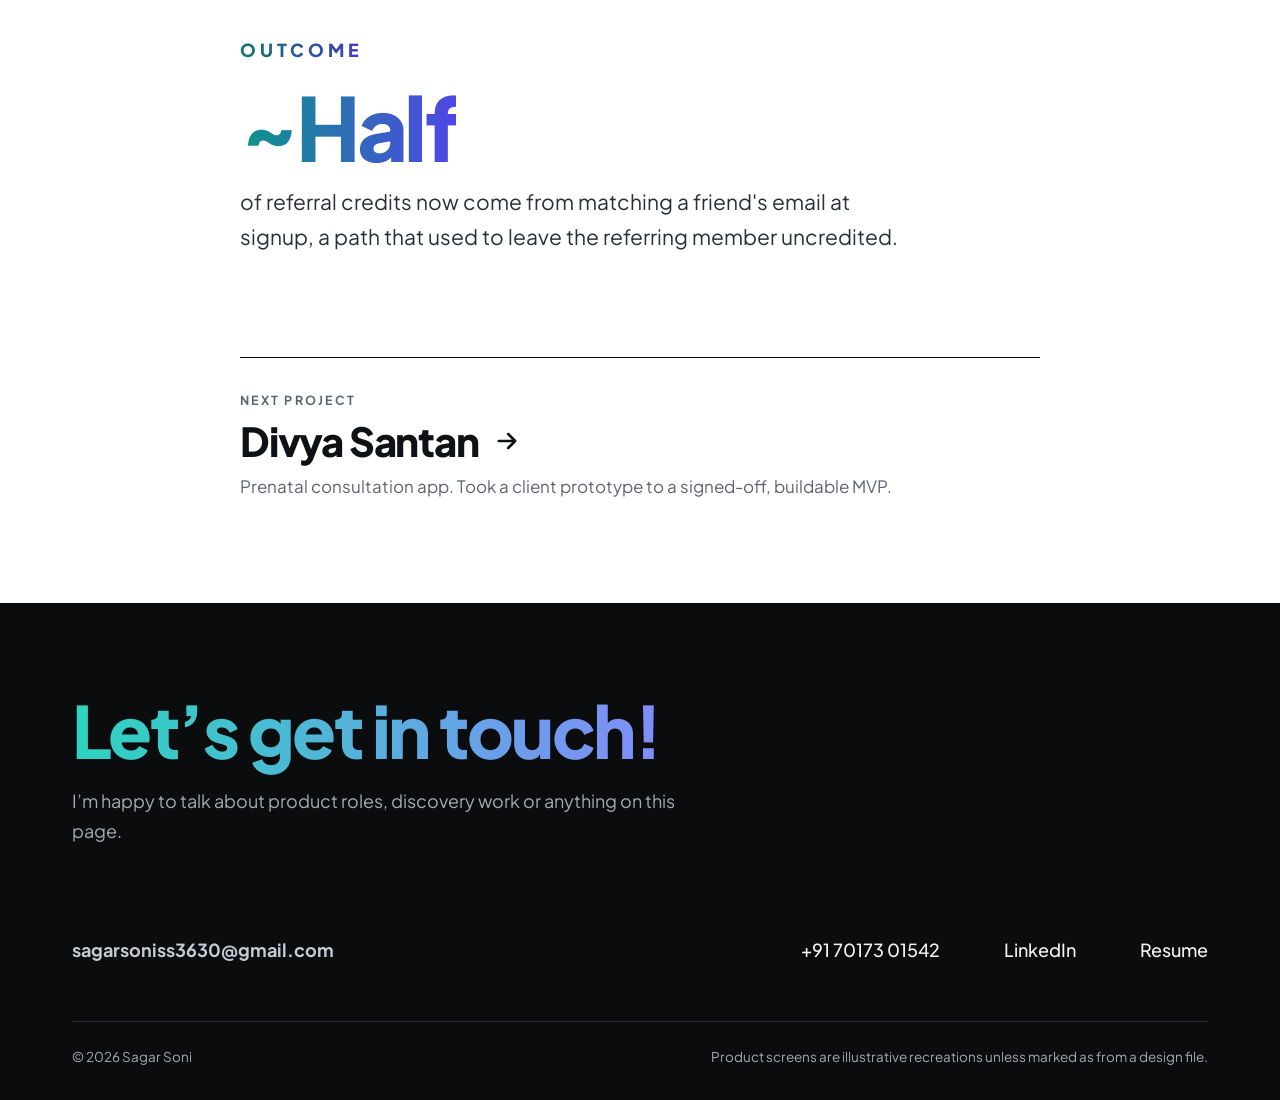
<file: work/thousand-greens.html>
<!doctype html>
<html lang="en">
<head>
<meta charset="utf-8">
<meta name="viewport" content="width=device-width, initial-scale=1">
<title>Thousand Greens case study, Sagar Soni</title>
<meta name="description" content="A members-only network where private-club golfers host each other at their home courses, across 2,300+ clubs in 40+ countries.">
<meta property="og:title" content="Thousand Greens case study, Sagar Soni">
<meta property="og:description" content="A members-only network where private-club golfers host each other at their home courses, across 2,300+ clubs in 40+ countries.">
<meta name="theme-color" content="#ffffff">
<link rel="icon" href="data:image/svg+xml,%3Csvg xmlns='http://www.w3.org/2000/svg' viewBox='0 0 64 64'%3E%3Cdefs%3E%3ClinearGradient id='g' x1='0' y1='0' x2='1' y2='1'%3E%3Cstop offset='0' stop-color='%230D9488'/%3E%3Cstop offset='1' stop-color='%234F46E5'/%3E%3C/linearGradient%3E%3C/defs%3E%3Crect width='64' height='64' rx='16' fill='url(%23g)'/%3E%3Ctext x='32' y='42' text-anchor='middle' font-family='Arial,sans-serif' font-weight='700' font-size='26' fill='%23fff'%3ESS%3C/text%3E%3C/svg%3E">
<link rel="preconnect" href="https://fonts.googleapis.com"><link rel="preconnect" href="https://fonts.gstatic.com" crossorigin><link href="https://fonts.googleapis.com/css2?family=Plus+Jakarta+Sans:ital,wght@0,400;0,500;0,600;0,700;0,800;1,400&family=Readex+Pro:wght@500;700&family=Fraunces:ital,opsz,wght@0,9..144,600;0,9..144,700;1,9..144,500&family=Manrope:wght@600;700&display=swap" rel="stylesheet">
<link rel="stylesheet" href="../assets/site.css">
<script>(function(d){var c=d.documentElement.classList;c.add('js');var s=/[?&]static\b/.test(location.search);if(s)c.add('static');if(!s&&!(window.matchMedia&&matchMedia('(prefers-reduced-motion: reduce)').matches))c.add('anim');})(document);</script>
</head>
<body>
<a class="skip" href="#main">Skip to content</a>
<header class="top">
  <div class="wrap top-in">
    <a class="brand" href="../index.html#top" aria-label="Sagar Soni, home">Sagar Soni<span class="dot">.</span></a>
    <button class="menu-btn" type="button" aria-expanded="false" aria-controls="nav"><span>Menu</span><i aria-hidden="true"></i></button>
    <nav class="nav" id="nav" aria-label="Main">
      <a href="../index.html#work">Work</a>
      <a href="../index.html#decisions">Decisions</a>
      <a href="../index.html#ai">AI</a>
      <a href="../index.html#experience">Experience</a>
      <a href="../index.html#books">Books</a>
      <a href="../assets/Sagar-Soni-Resume.pdf" target="_blank" rel="noopener">Resume<span class="sr"> (PDF, opens in a new tab)</span></a>
      <a href="../index.html#contact">Contact</a>
    </nav>
  </div>
</header>

<main id="main" class="case">
<span id="top"></span>
<div class="wrap narrow case-head">
  <a class="back" href="../index.html#work"><svg viewBox="0 0 24 24" fill="none" stroke="currentColor" stroke-width="2.2" stroke-linecap="round" stroke-linejoin="round" aria-hidden="true"><path d="M19 12H5M11 6l-6 6 6 6"/></svg>All work</a>
  <span class="tag">Community platform</span>
  <h1>Thousand Greens</h1>
  <p class="case-line">A members-only network where private-club golfers host each other at their home courses, across 2,300+ clubs in 40+ countries.</p>
  <dl class="facts"><div><dt>Role</dt><dd>Product Owner</dd></div><div><dt>Company</dt><dd>DianApps</dd></div><div><dt>Timeline</dt><dd>2025 to now</dd></div><div><dt>Market</dt><dd>Global, mostly US</dd></div></dl>
  <div class="case-links">
    <a class="site-link" href="https://thousandgreens.com/" target="_blank" rel="noopener"><img src="../assets/tg/logo.webp" alt="" width="30" height="22">thousandgreens.com<span aria-hidden="true">&nearr;</span><span class="sr"> (opens in a new tab)</span></a>
    <a class="store-badge" href="https://apps.apple.com/us/app/thousand-greens/id1536422684" target="_blank" rel="noopener"><img src="../assets/tg/app-store.svg" alt="Download on the App Store" width="150" height="48"></a>
    <a class="store-badge" href="<svg viewBox="0 0 24 24" aria-hidden="true"><path fill="#00A0FF" d="M3.6 1.8 13.4 12 3.6 22.2c-.37-.2-.6-.6-.6-1.1V2.9c0-.5.23-.9.6-1.1z"/><path fill="#00D26A" d="M3.6 1.8c.36-.2.82-.2 1.27.06L16.7 8.6 13.4 12z"/><path fill="#FF3A44" d="M3.6 22.2 13.4 12l3.3 3.4-11.83 6.74c-.45.26-.91.26-1.27.06z"/><path fill="#FFD400" d="M16.7 8.6l3.86 2.2c.85.48.85 1.92 0 2.4l-3.86 2.2L13.4 12z"/></svg>" target="_blank" rel="noopener"><img src="../assets/tg/google-play.svg" alt="Get it on Google Play" width="150" height="48"></a>
  </div>
</div>

<div class="wrap">
  <figure class="frame showcase" style="--c:var(--tg);--soft:var(--tg-soft)">
    <div class="frame-stage"><div class="mock"><div class="panel">
  <div class="tg-map" id="tgMap"><svg viewBox="0 0 440 230" preserveAspectRatio="xMidYMid slice" aria-hidden="true"><path d="M0 170 C80 140 120 190 200 160 S330 110 440 140 L440 230 L0 230Z" fill="#CBE2D3"/><path d="M0 60 C90 90 160 30 250 60 S380 110 440 70" fill="none" stroke="#fff" stroke-width="6" opacity=".7"/><path d="M120 0 C140 80 110 160 150 230" fill="none" stroke="#fff" stroke-width="4" opacity=".6"/><circle cx="330" cy="190" r="34" fill="#B9D8C4"/><circle cx="70" cy="110" r="22" fill="#B9D8C4"/></svg></div>
  <div class="tg-sheet" id="tgSheet">
    <div class="row"><div><div class="mtitle" id="tgName">Harbor Point Golf Club</div><div class="msub" id="tgHosts">6 members can host</div></div><span class="chip" id="tgTier">High</span></div>
    <div class="row"><span class="msub">Chance a host says yes</span><span class="prob" id="tgProb" data-l="3"><i></i><i></i><i></i></span></div>
    <button class="btn" type="button" id="tgSend">Request to play</button>
    <div class="tg-sent" role="status"><svg width="16" height="16" viewBox="0 0 24 24" fill="none" stroke="currentColor" stroke-width="2.5"><path d="M5 12l5 5L20 7"/></svg><span>Request sent to the hosts most likely to say yes</span></div>
  </div>
</div></div></div>
    <figcaption><span class="illus-tag">Illustrative</span>Illustrative screen with made-up clubs. Tap a pin to compare.</figcaption>
  </figure>
</div>

<article class="wrap narrow article">
  <section id="overview">
    <h2 class="label"><span class="grad">Project overview</span></h2>
    <p class="big">A member asks to play at another club, members of that club choose whether to host, and the two play together. Hosting is voluntary, so the network depends on the people who give more than they take. Most of my work was about finding and rewarding those people.</p>
    <p class="muted">iOS, Android, web and admin, on an annual membership model.</p>
  </section>
  <section id="stores" class="stores">
    <h2 class="label"><span class="grad">On the app stores</span></h2>
    <p class="st-lede">What members say on the public listings. Figures as of 19 Nov 2026, US stores.</p>
    <ul class="st-grid"><li class="st-card st-as">
        <a class="st-head" href="https://apps.apple.com/us/app/thousand-greens/id1536422684" target="_blank" rel="noopener">
          <span class="st-logo"><svg viewBox="0 0 24 24" aria-hidden="true"><path fill="currentColor" d="M16.37 1.43c0 1.14-.49 2.27-1.18 3.08-.74.9-1.99 1.57-2.99 1.57-.12 0-.23-.02-.3-.03-.01-.06-.04-.22-.04-.39 0-1.15.57-2.27 1.21-2.98.8-.94 2.14-1.64 3.25-1.68.03.13.05.28.05.43zm4.56 15.71c-.03.07-.46 1.58-1.52 3.12-.94 1.34-1.94 2.71-3.43 2.71-1.52 0-1.9-.88-3.63-.88-1.7 0-2.3.91-3.67.91-1.38 0-2.33-1.26-3.43-2.8C4 18.38 2.97 15.57 2.97 12.92c0-4.28 2.8-6.55 5.55-6.55 1.45 0 2.68.95 3.6.95.87 0 2.22-1.01 3.9-1.01.61 0 2.89.06 4.37 2.19-.13.09-2.38 1.37-2.38 4.19 0 3.26 2.85 4.42 2.96 4.45z"/></svg></span>
          <span class="st-store"><small>Rated on</small>App Store</span>
          <img class="st-icon" src="../assets/tg/icon.webp" alt="" width="40" height="40">
          <span class="sr"> (opens the Thousand Greens listing in a new tab)</span>
        </a>
        <div class="st-body">
          <div class="st-score"><strong>4.3</strong><div><span class="st-stars" style="--pct:86.0%" aria-hidden="true"><span class="st-base"><svg viewBox="0 0 24 24" aria-hidden="true"><path d="M12 2.6l2.9 6 6.6.8-4.9 4.6 1.3 6.5L12 17.3l-5.9 3.2 1.3-6.5L2.5 9.4l6.6-.8z"/></svg><svg viewBox="0 0 24 24" aria-hidden="true"><path d="M12 2.6l2.9 6 6.6.8-4.9 4.6 1.3 6.5L12 17.3l-5.9 3.2 1.3-6.5L2.5 9.4l6.6-.8z"/></svg><svg viewBox="0 0 24 24" aria-hidden="true"><path d="M12 2.6l2.9 6 6.6.8-4.9 4.6 1.3 6.5L12 17.3l-5.9 3.2 1.3-6.5L2.5 9.4l6.6-.8z"/></svg><svg viewBox="0 0 24 24" aria-hidden="true"><path d="M12 2.6l2.9 6 6.6.8-4.9 4.6 1.3 6.5L12 17.3l-5.9 3.2 1.3-6.5L2.5 9.4l6.6-.8z"/></svg><svg viewBox="0 0 24 24" aria-hidden="true"><path d="M12 2.6l2.9 6 6.6.8-4.9 4.6 1.3 6.5L12 17.3l-5.9 3.2 1.3-6.5L2.5 9.4l6.6-.8z"/></svg></span><span class="st-fill"><svg viewBox="0 0 24 24" aria-hidden="true"><path d="M12 2.6l2.9 6 6.6.8-4.9 4.6 1.3 6.5L12 17.3l-5.9 3.2 1.3-6.5L2.5 9.4l6.6-.8z"/></svg><svg viewBox="0 0 24 24" aria-hidden="true"><path d="M12 2.6l2.9 6 6.6.8-4.9 4.6 1.3 6.5L12 17.3l-5.9 3.2 1.3-6.5L2.5 9.4l6.6-.8z"/></svg><svg viewBox="0 0 24 24" aria-hidden="true"><path d="M12 2.6l2.9 6 6.6.8-4.9 4.6 1.3 6.5L12 17.3l-5.9 3.2 1.3-6.5L2.5 9.4l6.6-.8z"/></svg><svg viewBox="0 0 24 24" aria-hidden="true"><path d="M12 2.6l2.9 6 6.6.8-4.9 4.6 1.3 6.5L12 17.3l-5.9 3.2 1.3-6.5L2.5 9.4l6.6-.8z"/></svg><svg viewBox="0 0 24 24" aria-hidden="true"><path d="M12 2.6l2.9 6 6.6.8-4.9 4.6 1.3 6.5L12 17.3l-5.9 3.2 1.3-6.5L2.5 9.4l6.6-.8z"/></svg></span></span><p>47 ratings</p></div></div>
          <span class="sr">Rated 4.3 out of 5 from 47 ratings on App Store.</span>
          <div class="st-meter" aria-hidden="true"><span style="width:86%"></span></div>
          <dl class="st-meta"><div><dt>Version</dt><dd>2.4.23</dd></div><div><dt>Updated</dt><dd>18 Nov 2026</dd></div><div><dt>On the store since</dt><dd>May 2021</dd></div></dl>
        </div>
      </li><li class="st-card st-gp">
        <a class="st-head" href="https://play.google.com/store/apps/details?id=com.thousandgreens" target="_blank" rel="noopener">
          <span class="st-logo"><svg viewBox="0 0 24 24" aria-hidden="true"><path fill="#00A0FF" d="M3.6 1.8 13.4 12 3.6 22.2c-.37-.2-.6-.6-.6-1.1V2.9c0-.5.23-.9.6-1.1z"/><path fill="#00D26A" d="M3.6 1.8c.36-.2.82-.2 1.27.06L16.7 8.6 13.4 12z"/><path fill="#FF3A44" d="M3.6 22.2 13.4 12l3.3 3.4-11.83 6.74c-.45.26-.91.26-1.27.06z"/><path fill="#FFD400" d="M16.7 8.6l3.86 2.2c.85.48.85 1.92 0 2.4l-3.86 2.2L13.4 12z"/></svg></span>
          <span class="st-store"><small>Rated on</small>Google Play</span>
          <img class="st-icon" src="../assets/tg/icon.webp" alt="" width="40" height="40">
          <span class="sr"> (opens the Thousand Greens listing in a new tab)</span>
        </a>
        <div class="st-body">
          <div class="st-score"><strong>4.8</strong><div><span class="st-stars" style="--pct:96.0%" aria-hidden="true"><span class="st-base"><svg viewBox="0 0 24 24" aria-hidden="true"><path d="M12 2.6l2.9 6 6.6.8-4.9 4.6 1.3 6.5L12 17.3l-5.9 3.2 1.3-6.5L2.5 9.4l6.6-.8z"/></svg><svg viewBox="0 0 24 24" aria-hidden="true"><path d="M12 2.6l2.9 6 6.6.8-4.9 4.6 1.3 6.5L12 17.3l-5.9 3.2 1.3-6.5L2.5 9.4l6.6-.8z"/></svg><svg viewBox="0 0 24 24" aria-hidden="true"><path d="M12 2.6l2.9 6 6.6.8-4.9 4.6 1.3 6.5L12 17.3l-5.9 3.2 1.3-6.5L2.5 9.4l6.6-.8z"/></svg><svg viewBox="0 0 24 24" aria-hidden="true"><path d="M12 2.6l2.9 6 6.6.8-4.9 4.6 1.3 6.5L12 17.3l-5.9 3.2 1.3-6.5L2.5 9.4l6.6-.8z"/></svg><svg viewBox="0 0 24 24" aria-hidden="true"><path d="M12 2.6l2.9 6 6.6.8-4.9 4.6 1.3 6.5L12 17.3l-5.9 3.2 1.3-6.5L2.5 9.4l6.6-.8z"/></svg></span><span class="st-fill"><svg viewBox="0 0 24 24" aria-hidden="true"><path d="M12 2.6l2.9 6 6.6.8-4.9 4.6 1.3 6.5L12 17.3l-5.9 3.2 1.3-6.5L2.5 9.4l6.6-.8z"/></svg><svg viewBox="0 0 24 24" aria-hidden="true"><path d="M12 2.6l2.9 6 6.6.8-4.9 4.6 1.3 6.5L12 17.3l-5.9 3.2 1.3-6.5L2.5 9.4l6.6-.8z"/></svg><svg viewBox="0 0 24 24" aria-hidden="true"><path d="M12 2.6l2.9 6 6.6.8-4.9 4.6 1.3 6.5L12 17.3l-5.9 3.2 1.3-6.5L2.5 9.4l6.6-.8z"/></svg><svg viewBox="0 0 24 24" aria-hidden="true"><path d="M12 2.6l2.9 6 6.6.8-4.9 4.6 1.3 6.5L12 17.3l-5.9 3.2 1.3-6.5L2.5 9.4l6.6-.8z"/></svg><svg viewBox="0 0 24 24" aria-hidden="true"><path d="M12 2.6l2.9 6 6.6.8-4.9 4.6 1.3 6.5L12 17.3l-5.9 3.2 1.3-6.5L2.5 9.4l6.6-.8z"/></svg></span></span><p>14 reviews</p></div></div>
          <span class="sr">Rated 4.8 out of 5 from 14 reviews on Google Play.</span>
          <div class="st-meter" aria-hidden="true"><span style="width:96%"></span></div>
          <dl class="st-meta"><div><dt>Downloads</dt><dd>1K+</dd></div><div><dt>Updated</dt><dd>16 Nov 2026</dd></div></dl>
        </div>
      </li></ul>
  </section>
  <section id="numbers">
    <h2 class="label"><span class="grad">By the numbers</span></h2>
    <ul class="stats"><li><strong class="grad">2,300+</strong><span>clubs in 40+ countries on the network</span></li><li><strong class="grad">~Half</strong><span>of referral credits now come from signup email matching</span></li><li><strong class="grad">4 → 8 h</strong><span>daily QA time once the AI-assisted QA process proved itself</span></li></ul>
  </section>
  <section id="my-role">
    <h2 class="label"><span class="grad">My role as Product Owner</span></h2>
    <ul class="po-role"><li><h3>Discovery and requirements</h3><p>Turned client goals and production data into feature briefs, then into user stories with acceptance criteria for web, iOS, Android and admin.</p></li><li><h3>Backlog and Scrum</h3><p>Prioritised the backlog with the client and ran sprint planning, daily stand-ups, reviews and retrospectives.</p></li><li><h3>Design, development and QA</h3><p>Worked day to day with design, the web and mobile developers and QA, answering questions and making scope calls mid-sprint.</p></li><li><h3>Acceptance</h3><p>Checked every shipped ticket against its acceptance criteria and its intended outcome before calling it done.</p></li><li><h3>Stakeholders</h3><p>Regular client syncs and product demos. Change requests were sized for scope, effort and timeline before they entered a sprint.</p></li></ul>
  </section>
  <section id="role">
    <h2 class="label"><span class="grad">What I did</span></h2>
    <ul class="did"><li><b>Read the data before writing the PRD</b><span>Analysed requests, games and memberships to find where the core loop breaks, then turned each gap into a feature brief.</span></li><li><b>Took the acceptance-probability rating live</b><span>A High, Medium or Low rating on the map and club page shows members how likely a club is to say yes before they ask.</span></li><li><b>Co-designed and delivered membership pricing</b><span>One reciprocity rule that rewards hosting replaced a confusing set of tiers, so members who host more than they play renew free. Plus a pause option at half dues for a season off.</span></li><li><b>Fixed referral attribution</b><span>Matching a friend's email at signup, plus a backfill of credits already missed, so members get credit when someone they brought in joins.</span></li><li><b>Overhauled notifications</b><span>One rules engine, topic and channel preferences, and fewer muting dead ends.</span></li><li><b>Shipped engagement features</b><span>A redesigned home screen, onboarding fixes, referral credit matching and charity donations at the end of a game.</span></li><li><b>Set up AI-assisted QA</b><span>A QA process that links the production database, the code repo and the PRDs. I ran it alone for about two months, handed it to a QA engineer, and the client doubled QA time from 4 to 8 hours a day.</span></li><li><b>Built read-only analytics dashboards</b><span>On production data, for user behaviour and demographic insights that feed roadmap planning. They weren't in the client's requirements.</span></li><li><b>Kept the spec true to production</b><span>Checked every shipped ticket against the code, not just the PRD, before updating the functional document.</span></li></ul>
  </section>

  <section id="flow" class="flow flow-hole">
    <h2 class="label"><span class="grad">How it works</span></h2>
    <p class="fl-title">Request to play, shot by shot</p>
    <p class="fl-lede">How a member gets a game at another club, drawn as one hole from tee to flag. <span class="fl-key"><svg viewBox="0 0 24 24" aria-hidden="true"><path d="M12 2.6l2.9 6 6.6.8-4.9 4.6 1.3 6.5L12 17.3l-5.9 3.2 1.3-6.5L2.5 9.4l6.6-.8z"/></svg>marks a step one of my calls shaped.</span></p>
    <div class="fl-bleed"><div class="fl-stage" style="--ar:1000/560">
      <svg class="fl-svg" viewBox="0 0 1000 560" aria-hidden="true"><path class="tg-rough" d="M-20,500 L-20,330 C120,250 260,330 400,250 C540,170 640,250 780,140 C860,80 960,60 1020,70 L1020,500 Z"/>
      <path class="tg-fair" d="M40,440 C120,360 230,300 330,330 C430,360 470,250 560,250 C660,250 690,250 760,190 C820,140 860,110 940,105 C990,102 1000,150 960,175 C900,215 860,230 800,270 C730,320 660,330 590,330 C500,330 470,410 360,410 C260,410 200,380 140,440 C110,470 60,475 40,440 Z"/>
      <ellipse class="tg-green" cx="905" cy="128" rx="78" ry="44"/>
      <ellipse class="tg-sand" cx="820" cy="250" rx="38" ry="14"/><ellipse class="tg-sand" cx="300" cy="420" rx="34" ry="12"/>
      <path class="tg-water" d="M520,380 C560,350 640,350 690,372 C730,390 700,425 640,428 C580,431 500,410 520,380 Z"/>
      <rect class="tg-tee" x="52" y="384" width="56" height="32" rx="8"/>
      <g class="tg-flag"><line x1="905" y1="128" x2="905" y2="58"/><path d="M905,58 L945,70 L905,82 Z"/></g>
      <path class="fl-path" d="M80.0,400.0 C102.5,386.3 169.2,324.7 215.0,318.0 C260.8,311.3 309.2,369.3 355.0,360.0 C400.8,350.7 444.2,272.0 490.0,262.0 C535.8,252.0 584.2,311.0 630.0,300.0 C675.8,289.0 719.2,224.7 765.0,196.0 C810.8,167.3 881.7,139.3 905.0,128.0"/><g class="fl-node call" style="--i:1"><circle cx="80" cy="400" r="24" class="fl-ring"/><circle cx="80" cy="400" r="17" class="fl-dot"/><text x="80" y="405" text-anchor="middle">1</text></g><g class="fl-node" style="--i:2"><circle cx="215" cy="318" r="17" class="fl-dot"/><text x="215" y="323" text-anchor="middle">2</text></g><g class="fl-node call" style="--i:3"><circle cx="355" cy="360" r="24" class="fl-ring"/><circle cx="355" cy="360" r="17" class="fl-dot"/><text x="355" y="365" text-anchor="middle">3</text></g><g class="fl-node" style="--i:4"><circle cx="490" cy="262" r="17" class="fl-dot"/><text x="490" y="267" text-anchor="middle">4</text></g><g class="fl-node" style="--i:5"><circle cx="630" cy="300" r="17" class="fl-dot"/><text x="630" y="305" text-anchor="middle">5</text></g><g class="fl-node" style="--i:6"><circle cx="765" cy="196" r="17" class="fl-dot"/><text x="765" y="201" text-anchor="middle">6</text></g><g class="fl-node" style="--i:7"><circle cx="905" cy="128" r="17" class="fl-dot"/><text x="905" y="133" text-anchor="middle">7</text></g></svg>
      <ol class="fl-steps"><li class="fl-step below has-call" style="--x:8.00%;--y:71.43%">
          <span class="fl-n">01</span><h3>Join</h3><p>A friend refers you, and they get the credit.</p><a class="fl-call" href="#give-referral-credit-however-the-friend"><svg viewBox="0 0 24 24" aria-hidden="true"><path d="M12 2.6l2.9 6 6.6.8-4.9 4.6 1.3 6.5L12 17.3l-5.9 3.2 1.3-6.5L2.5 9.4l6.6-.8z"/></svg>A call I made</a></li><li class="fl-step above" style="--x:21.50%;--y:56.79%">
          <span class="fl-n">02</span><h3>Find a club</h3><p>Browse 2,300+ clubs on the map.</p></li><li class="fl-step below has-call" style="--x:35.50%;--y:64.29%">
          <span class="fl-n">03</span><h3>See your odds</h3><p>High, Medium or Low chance a host says yes.</p><a class="fl-call" href="#show-new-members-their-chances"><svg viewBox="0 0 24 24" aria-hidden="true"><path d="M12 2.6l2.9 6 6.6.8-4.9 4.6 1.3 6.5L12 17.3l-5.9 3.2 1.3-6.5L2.5 9.4l6.6-.8z"/></svg>A call I made</a></li><li class="fl-step above" style="--x:49.00%;--y:46.79%">
          <span class="fl-n">04</span><h3>Request to play</h3><p>Pick a date and send it to the club.</p></li><li class="fl-step below" style="--x:63.00%;--y:53.57%">
          <span class="fl-n">05</span><h3>A member hosts</h3><p>Hosting is voluntary. Someone says yes.</p></li><li class="fl-step above" style="--x:76.50%;--y:35.00%">
          <span class="fl-n">06</span><h3>Play together</h3><p>Meet at their home course.</p></li><li class="fl-step below" style="--x:90.50%;--y:22.86%">
          <span class="fl-n">07</span><h3>Hosting pays off</h3><p>Members who host more than they play renew free.</p></li></ol>
    </div></div>
  </section>

  <section id="calls">
    <h2 class="label"><span class="grad">Calls I made</span></h2>
    <div class="calls">
        <article class="call" id="show-new-members-their-chances">
          <h3>Show new members their chances before they ask</h3>
          <dl class="cdw"><div><dt>Context</dt><dd>New members were giving up after sending requests that nobody answered.</dd></div><div><dt>Decision</dt><dd>Show each club as a High, Medium or Low chance of a yes, and point new members to High and Medium clubs until they've played a few games.</dd></div><div><dt>Why</dt><dd>An early yes keeps a new member, and we already had the data to predict it.</dd></div></dl>
        </article>
        <article class="call" id="compare-with-last-year-not-last">
          <h3>Compare with last year, not last month</h3>
          <dl class="cdw"><div><dt>Context</dt><dd>A chart showed fewer active clubs, and it looked like a crisis.</dd></div><div><dt>Decision</dt><dd>Check the full history first. The dip happened every winter in colder places, and overall the number was growing.</dd></div><div><dt>Why</dt><dd>The team didn't waste time on a problem that wasn't real, and focused on the one that was: members at popular clubs not hosting.</dd></div></dl>
        </article>
        <article class="call" id="check-each-feature-does-its-job">
          <h3>Check each feature does its job, not just that it works</h3>
          <dl class="cdw"><div><dt>Context</dt><dd>A feature can work exactly as written and still not get the result it was built for.</dd></div><div><dt>Decision</dt><dd>In every review, check what changed, the rule behind it, and whether the result is really happening for users.</dd></div><div><dt>Why</dt><dd>It catches features that work but miss the point, and fixes that are finished but not live yet.</dd></div></dl>
        </article>
        <article class="call" id="give-referral-credit-however-the-friend">
          <h3>Give referral credit however the friend joins</h3>
          <dl class="cdw"><div><dt>Context</dt><dd>Members only got credit if their friend used the invite link. Friends who just typed the member's name got them nothing.</dd></div><div><dt>Decision</dt><dd>Match the friend's email when they sign up, and give back the credit members had already missed.</dd></div><div><dt>Why</dt><dd>Referral credit rewards members who bring people in, so it should work however they join.</dd></div></dl>
        </article>
    </div>
  </section>
  <section id="outcome">
    <h2 class="label"><span class="grad">Outcome</span></h2>
    <div class="outcome"><strong class="grad">~Half</strong><p>of referral credits now come from matching a friend's email at signup, a path that used to leave the referring member uncredited.</p></div>
  </section>
</article>

<div class="wrap narrow">
  <a class="next" href="divya-santan.html">
    <span class="next-k">Next project</span>
    <span class="next-t">Divya Santan<svg viewBox="0 0 24 24" fill="none" stroke="currentColor" stroke-width="2.2" stroke-linecap="round" stroke-linejoin="round" aria-hidden="true"><path d="M5 12h14M13 6l6 6-6 6"/></svg></span>
    <span class="next-l">Prenatal consultation app. Took a client prototype to a signed-off, buildable MVP.</span>
  </a>
</div>
</main>
<footer class="foot" id="contact">
  <div class="wrap">
    <h2 class="touch"><span class="grad-d">Let&rsquo;s get in touch!</span></h2>
    <p class="touch-sub">I&rsquo;m happy to talk about product roles, discovery work or anything on this page.</p>
    <div class="links">
      <a class="mail" href="mailto:sagarsoniss3630@gmail.com">sagarsoniss3630@gmail.com</a>
      <a href="tel:+917017301542">+91 70173 01542</a>
      <a href="https://www.linkedin.com/in/saaaagar/" target="_blank" rel="noopener">LinkedIn<span class="sr"> (opens in a new tab)</span></a>
      <a href="../assets/Sagar-Soni-Resume.pdf" target="_blank" rel="noopener">Resume<span class="sr"> (PDF, opens in a new tab)</span></a>
    </div>
    <div class="legal"><span>&copy; 2026 Sagar Soni</span><span>Product screens are illustrative recreations unless marked as from a design file.</span></div>
  </div>
</footer>
<script src="../assets/site.js"></script>
</body>
</html>
</file>
<file: assets/site.css>
/* Sagar Soni portfolio v6: clean classic. Built by v6/build.py */
:root{
  --ink:#0F1115; --ink-2:#2B3038; --muted:#5E6570;
  --paper:#F6F7F9; --surface:#FFFFFF; --line:#E6E8EC; --line-2:#D3D7DE;
  --black:#0B0C0E; --on-dark:#F2F3F5; --on-dark-2:#A3A9B3; --dark-line:#262A31;
  --grad:linear-gradient(90deg,#0D9488 0%,#4F46E5 100%);
  --grad-ink:linear-gradient(90deg,#0F766E 0%,#4338CA 100%);
  --grad-d:linear-gradient(90deg,#2DD4BF 0%,#818CF8 100%);
  --tg:#1F6B4A;  --tg-soft:#E4F0EA;
  --lyc:#A9502A; --lyc-soft:#F6E9E1;
  --ds:#A93C67;  --ds-soft:#F6E6EC;
  --tv:#1E4E8C;  --tv-soft:#E3ECF7;
  --ek:#5B3CC4;  --ek-soft:#ECE7FA;
  --c:var(--ink); --soft:#EEF0F3;
  --display:"Plus Jakarta Sans", ui-sans-serif, system-ui, sans-serif;
  --body:"Plus Jakarta Sans", ui-sans-serif, system-ui, sans-serif;
  --wrap:1216px; --gutter:clamp(16px,4vw,40px);
  --ease:cubic-bezier(.2,.7,.2,1);
}
*{box-sizing:border-box}
html{scroll-behavior:smooth;scroll-padding-top:24px;-webkit-text-size-adjust:100%}
html.static{scroll-behavior:auto}
body{margin:0;background:#fff;color:var(--ink);font:400 17px/1.65 var(--body);-webkit-font-smoothing:antialiased;text-rendering:optimizeLegibility;overflow-x:hidden}
img,svg{display:block;max-width:100%}
a{color:inherit}
h1,h2,h3,h4{font-family:var(--display);margin:0;line-height:1.1;letter-spacing:-.02em}
p,ul,ol,dl,dd,figure{margin:0}
ul,ol{padding:0}
:focus-visible{outline:2px solid #4F46E5;outline-offset:3px;border-radius:4px}
.dark :focus-visible,.foot :focus-visible{outline-color:#818CF8}
.wrap{max-width:var(--wrap);margin:0 auto;padding:0 var(--gutter)}
.narrow{max-width:calc(800px + 2 * var(--gutter))}
.sr{position:absolute;width:1px;height:1px;overflow:hidden;clip:rect(0 0 0 0);white-space:nowrap}
.skip{position:absolute;left:12px;top:-60px;z-index:50;background:var(--ink);color:#fff;padding:10px 14px;border-radius:8px;text-decoration:none;font-weight:600}
.skip:focus{top:12px}

/* gradient text */
.grad,.grad-d,.tag,.label .grad{-webkit-background-clip:text;background-clip:text;-webkit-text-fill-color:transparent;color:transparent}
.grad{background-image:var(--grad)}
.grad-d{background-image:var(--grad-d)}
.grad,.grad-d{-webkit-box-decoration-break:clone;box-decoration-break:clone}
@media (forced-colors:active){.grad,.grad-d,.tag{-webkit-text-fill-color:currentColor;color:CanvasText;background:none}}

/* small uppercase labels */
.label{font-size:clamp(28px,3.4vw,44px);font-weight:800;letter-spacing:.14em;text-transform:uppercase;line-height:1}
.label.center{text-align:center}
.tag{display:inline-block;background-image:var(--grad-ink);font-size:12.5px;font-weight:700;letter-spacing:.2em;text-transform:uppercase;line-height:1.4}

/* arrow links */
.text-link,.more,.read{display:inline-flex;align-items:center;gap:10px;font-weight:700;text-decoration:none}
.text-link svg,.more svg,.read svg{width:18px;height:18px;transition:transform .25s var(--ease)}
.text-link:hover svg,.pcard:hover .more svg,.post:hover .read svg,.next:hover svg{transform:translateX(4px)}

/* ---------- Header ---------- */
.top{position:relative;z-index:20;background:#fff}
.top-in{display:flex;align-items:center;justify-content:space-between;gap:20px;min-height:96px}
.brand{font-size:26px;font-weight:500;letter-spacing:-.01em;text-decoration:none;white-space:nowrap}
.brand .dot{font-weight:800;background-image:var(--grad);-webkit-background-clip:text;background-clip:text;-webkit-text-fill-color:transparent;color:transparent}
.nav{display:flex;gap:clamp(18px,3vw,40px)}
.nav a{font-size:16px;font-weight:600;text-decoration:none;padding:8px 0;position:relative}
.nav a::after{content:"";position:absolute;left:0;right:0;bottom:2px;height:2px;background:var(--grad);transform:scaleX(0);transform-origin:left;transition:transform .25s var(--ease)}
.nav a:hover::after{transform:scaleX(1)}
.menu-btn{display:none;appearance:none;border:1.5px solid var(--ink);background:#fff;border-radius:999px;font:600 15px var(--body);color:var(--ink);padding:0 16px;min-height:44px;align-items:center;gap:10px;cursor:pointer}
.menu-btn i{position:relative;width:16px;height:2px;background:currentColor;transition:background .2s}
.menu-btn i::before,.menu-btn i::after{content:"";position:absolute;left:0;width:16px;height:2px;background:currentColor;transition:transform .2s}
.menu-btn i::before{top:-5px}.menu-btn i::after{top:5px}
.menu-btn[aria-expanded="true"] i{background:transparent}
.menu-btn[aria-expanded="true"] i::before{transform:translateY(5px) rotate(45deg)}
.menu-btn[aria-expanded="true"] i::after{transform:translateY(-5px) rotate(-45deg)}
@media (max-width:700px){
  .top-in{min-height:76px;flex-wrap:wrap}
  .brand{font-size:23px}
  .js .menu-btn{display:inline-flex}
  .js .nav{display:none;flex-basis:100%;flex-direction:column;gap:0;padding:0 0 14px;border-top:1px solid var(--line)}
  .js .nav.open{display:flex}
  .js .nav a{padding:14px 0;border-bottom:1px solid var(--line);font-size:17px}
  .js .nav a::after{display:none}
  .nav{flex-wrap:wrap;gap:6px 18px}
}

/* ---------- Hero ---------- */
.hero{padding:clamp(40px,7vw,96px) 0 clamp(64px,8vw,112px)}
.hero-grid{display:grid;grid-template-columns:minmax(0,1.1fr) minmax(0,.9fr);gap:clamp(32px,6vw,96px);align-items:center}
.hero h1{font-size:clamp(42px,6.2vw,80px);font-weight:800;letter-spacing:-.04em;line-height:1.02;margin-bottom:clamp(24px,3vw,36px)}
.intro{font-size:clamp(18px,1.6vw,21px);color:var(--muted);max-width:30em;line-height:1.55}
.intro + .intro{margin-top:18px}
.hero .text-link{margin-top:32px;font-size:17px}
.photo{position:relative}
.photo-in{position:relative;aspect-ratio:500/430;border-radius:4px;overflow:hidden;display:grid;place-items:center;
  background:
    radial-gradient(120% 90% at 85% 10%,rgba(79,70,229,.16),transparent 60%),
    radial-gradient(110% 90% at 10% 95%,rgba(13,148,136,.18),transparent 60%),
    #F3F5F8}
.photo-in::before{content:"";position:absolute;inset:0;background-image:radial-gradient(rgba(15,17,21,.09) 1px,transparent 1.2px);background-size:18px 18px;-webkit-mask-image:linear-gradient(180deg,#000,transparent 85%);mask-image:linear-gradient(180deg,#000,transparent 85%)}
.photo-in::after{content:"";position:absolute;left:0;right:0;bottom:0;height:6px;background:var(--grad)}
.mono{position:relative;width:clamp(120px,14vw,168px);aspect-ratio:1;border-radius:50%;display:grid;place-items:center;background:#fff;font-size:clamp(40px,4.6vw,56px);font-weight:800;letter-spacing:-.04em;box-shadow:0 30px 60px -30px rgba(15,17,21,.35)}
.mono::before{content:"";position:absolute;inset:-6px;border-radius:50%;padding:2px;background:var(--grad);-webkit-mask:linear-gradient(#000 0 0) content-box,linear-gradient(#000 0 0);-webkit-mask-composite:xor;mask-composite:exclude}
@media (max-width:860px){
  .hero-grid{grid-template-columns:1fr}
  .photo{max-width:520px}
}

/* ---------- Pillars ---------- */
.pillars{padding:0 0 clamp(72px,9vw,120px)}
.cols{display:grid;grid-template-columns:repeat(3,minmax(0,1fr));gap:clamp(28px,4vw,56px)}
.col h3{font-size:clamp(22px,2vw,26px);font-weight:700;margin-bottom:20px}
.col ul{list-style:none;display:grid;gap:12px}
.col li{position:relative;padding-left:18px;font-weight:600;font-size:16.5px;line-height:1.45}
.col li::before{content:"";position:absolute;left:0;top:.55em;width:6px;height:6px;border-radius:50%;background:var(--ink)}
@media (max-width:760px){.cols{grid-template-columns:1fr}}

/* ---------- Work carousel ---------- */
.work{padding:0 0 clamp(48px,6vw,72px)}
.work-head{display:flex;justify-content:space-between;align-items:end;gap:24px;margin-bottom:clamp(32px,4vw,56px)}
.lede{margin-top:18px;color:var(--muted);max-width:34em;font-size:17.5px}
.carousel{position:relative}
.ctrack{--pad:max(var(--gutter),calc((100% - var(--wrap)) / 2 + var(--gutter)));list-style:none;display:flex;gap:24px;overflow-x:auto;overscroll-behavior-x:contain;scroll-snap-type:x mandatory;scroll-padding-inline:var(--pad);padding:8px var(--pad) 12px;scrollbar-width:none;-webkit-overflow-scrolling:touch}
.ctrack::-webkit-scrollbar{display:none}
.slide{flex:0 0 clamp(290px,33vw,440px);scroll-snap-align:start}
.pcard{position:relative;display:flex;flex-direction:column;height:100%;cursor:pointer}
.stretch{text-decoration:none}
.stretch::after{content:"";position:absolute;inset:0;z-index:1}
.stretch:focus-visible{outline:none}
.pcard:has(.stretch:focus-visible){outline:2px solid #4F46E5;outline-offset:6px;border-radius:4px}
.pimg{position:relative;height:clamp(250px,22vw,300px);overflow:hidden;display:flex;justify-content:center;align-items:flex-start;padding-top:30px;background:var(--soft);border-radius:4px;transition:transform .35s var(--ease),box-shadow .35s var(--ease)}
.pimg::before{content:"";position:absolute;inset:0;background-image:radial-gradient(rgba(15,17,21,.07) 1px,transparent 1.2px);background-size:16px 16px}
.pimg > *{position:relative;pointer-events:none}
.pimg .mock{width:84%;max-width:400px}
.pbody{display:flex;flex-direction:column;gap:10px;padding:26px 4px 6px;flex:1}
.pbody h3{font-size:clamp(22px,2vw,26px);font-weight:800;letter-spacing:-.025em;line-height:1.15}
.pmeta{font-size:14px;color:var(--muted);font-weight:600}
.pline{font-size:16px;color:var(--ink-2);line-height:1.55}
.pbody .more{margin-top:auto;padding-top:8px;font-size:16px}
.pcard:hover h3{text-decoration:underline;text-decoration-thickness:2px;text-underline-offset:4px}
.car-ctl{display:flex;justify-content:flex-end;gap:8px;margin-top:24px}
.car-btn{appearance:none;width:52px;height:52px;display:grid;place-items:center;border:0;border-radius:2px;background:var(--ink);color:#fff;cursor:pointer;transition:background .2s,opacity .2s}
.car-btn svg{width:20px;height:20px}
.car-btn:hover{background:#3A3F48}
.car-btn:disabled{background:#C9CDD3;cursor:default}
@media (max-width:600px){
  .slide{flex-basis:86%}
  .pimg .phone{transform:scale(.86);transform-origin:top center}
  .work-head{display:block}
}

/* ---------- Decisions (black) ---------- */
.dark{background:var(--black);color:var(--on-dark)}
.decisions{padding:clamp(64px,8vw,112px) 0}
.dec-grid{display:grid;grid-template-columns:minmax(0,.75fr) minmax(0,1.25fr);gap:clamp(32px,6vw,96px);align-items:start}
.dec-side{position:sticky;top:40px}
.decisions .label{font-size:clamp(18px,1.6vw,22px);letter-spacing:.22em}
.dec-side h2{font-size:clamp(36px,4vw,52px);font-weight:800;letter-spacing:-.03em;margin-top:18px}
.dec-sub{color:var(--on-dark-2);margin-top:16px;max-width:24em}
.posts{list-style:none}
.posts li{border-bottom:1px solid var(--dark-line)}
.posts li:first-child .post{padding-top:0}
.post{display:grid;gap:12px;padding:32px 0;text-decoration:none;color:inherit}
.post-meta{display:flex;align-items:center;gap:10px;font-size:14.5px;color:var(--on-dark-2)}
.post-meta i{width:4px;height:4px;border-radius:50%;background:currentColor}
.post-title{font-size:clamp(21px,2.1vw,28px);font-weight:800;letter-spacing:-.02em;line-height:1.25;max-width:26em}
.post:hover .post-title{text-decoration:underline;text-decoration-thickness:2px;text-underline-offset:5px}
.post .read{font-size:16px;font-weight:600}
@media (max-width:860px){.dec-grid{grid-template-columns:1fr}.dec-side{position:static}}

/* ---------- Experience ---------- */
.exp{padding:clamp(64px,8vw,112px) 0 clamp(72px,9vw,120px)}
.exp-sub{text-align:center;color:var(--muted);font-size:clamp(18px,1.7vw,22px);margin:22px auto 0;max-width:36em}
.exp-grid{display:grid;grid-template-columns:repeat(2,minmax(0,1fr));gap:clamp(32px,5vw,64px);margin-top:clamp(48px,6vw,80px)}
.exp-h{font-size:clamp(28px,3vw,38px);font-weight:800;letter-spacing:-.03em;margin-bottom:12px}
.exp-h.sub{margin-top:clamp(48px,5vw,64px);font-size:clamp(24px,2.4vw,30px)}
.jobs{list-style:none}
.job{padding:28px 0 28px 20px;border-bottom:1px solid var(--line)}
.job h4{font-size:clamp(20px,1.8vw,24px);font-weight:600;letter-spacing:-.02em;line-height:1.2}
.job-role{color:var(--muted);font-weight:600;font-size:16px;margin-top:6px}
.when{color:var(--muted);font-weight:600;font-size:15px;margin-top:14px}
.job ul{list-style:none;display:grid;gap:8px;margin-top:16px}
.job ul li{position:relative;padding-left:16px;font-size:15.5px;color:var(--ink-2);line-height:1.55}
.job ul li::before{content:"";position:absolute;left:0;top:.68em;width:5px;height:5px;border-radius:50%;background:var(--line-2)}
.tools{list-style:none;display:flex;flex-wrap:wrap;gap:8px;margin-top:20px;padding-left:20px}
.tools li{font-size:14.5px;font-weight:600;color:var(--ink-2);border:1px solid var(--line-2);border-radius:999px;padding:5px 13px}
@media (max-width:760px){.exp-grid{grid-template-columns:1fr}.job,.tools{padding-left:0}}

/* ---------- Footer (black) ---------- */
.foot{background:var(--black);color:var(--on-dark);padding:clamp(56px,7vw,96px) 0 32px}
.touch{font-size:clamp(40px,6vw,72px);font-weight:800;letter-spacing:-.035em;line-height:1.05}
.touch-sub{color:var(--on-dark-2);margin-top:18px;font-size:18px;max-width:34em}
.links{display:flex;flex-wrap:wrap;align-items:baseline;gap:18px clamp(28px,5vw,72px);margin-top:clamp(48px,7vw,96px)}
.links a{text-decoration:none;font-size:18px;font-weight:500}
.links a:hover{text-decoration:underline;text-underline-offset:5px}
.links .mail{font-weight:700;color:#C6CBD3;margin-right:auto;word-break:break-word}
.legal{display:flex;flex-wrap:wrap;justify-content:space-between;gap:10px 24px;margin-top:56px;padding-top:24px;border-top:1px solid var(--dark-line);font-size:13.5px;color:var(--on-dark-2)}
@media (max-width:600px){.links{flex-direction:column;gap:16px}.links .mail{margin-right:0}}

/* ---------- Case page ---------- */
.case-head{padding-top:clamp(24px,4vw,56px)}
.back{display:inline-flex;align-items:center;gap:8px;font-size:15px;font-weight:600;color:var(--muted);text-decoration:none;margin-bottom:clamp(28px,4vw,48px)}
.back svg{width:16px;height:16px}
.back:hover{color:var(--ink)}
.case-head .tag{display:block;width:max-content}
.case h1{font-size:clamp(38px,5vw,60px);font-weight:800;letter-spacing:-.035em;line-height:1.05;margin-top:16px}
.case-line{font-size:clamp(18px,1.7vw,21px);color:var(--muted);margin-top:20px;line-height:1.55}
.facts{display:grid;grid-template-columns:repeat(4,minmax(0,1fr));gap:16px;margin-top:36px;padding:22px 0;border-top:1px solid var(--line);border-bottom:1px solid var(--line)}
.facts dt{font-size:12.5px;font-weight:700;letter-spacing:.14em;text-transform:uppercase;color:var(--muted)}
.facts dd{font-weight:600;margin-top:6px;font-size:16px;line-height:1.35}
@media (max-width:640px){.facts{grid-template-columns:repeat(2,minmax(0,1fr));row-gap:20px}}

.frame{margin:clamp(40px,5vw,64px) auto 0;max-width:1120px}
.frame-stage{position:relative;display:grid;place-items:center;min-height:clamp(420px,46vw,560px);padding:clamp(28px,5vw,64px) clamp(14px,4vw,48px);background:var(--soft);border-radius:4px;overflow:hidden}
.frame-stage::before{content:"";position:absolute;inset:0;background-image:radial-gradient(rgba(15,17,21,.08) 1px,transparent 1.2px);background-size:18px 18px}
.frame-stage::after{content:"";position:absolute;left:0;right:0;bottom:0;height:5px;background:var(--grad)}
.frame-stage > *{position:relative}
.frame figcaption{display:flex;flex-wrap:wrap;align-items:center;justify-content:center;gap:10px;margin-top:14px;font-size:14px;color:var(--muted);text-align:center}
.illus-tag{font-size:11.5px;font-weight:700;letter-spacing:.14em;text-transform:uppercase;color:var(--ink-2);border:1px solid var(--line-2);border-radius:999px;padding:2px 9px}
@media (max-width:400px){.frame-stage .phone{transform:scale(.92)}}

.article{padding-top:clamp(56px,7vw,96px)}
.article section + section{margin-top:clamp(56px,7vw,88px)}
.article .label{font-size:clamp(16px,1.4vw,18px);letter-spacing:.22em;margin-bottom:24px}
.article .label .grad{background-image:var(--grad-ink)}
.big{font-size:clamp(19px,1.8vw,22px);line-height:1.6}
.muted{color:var(--muted);margin-top:18px}
.did{list-style:none;counter-reset:d}
.did li{counter-increment:d;display:grid;grid-template-columns:44px minmax(0,1fr);column-gap:8px;padding:20px 0;border-top:1px solid var(--line)}
.did li:last-child{border-bottom:1px solid var(--line)}
.did li::before{content:counter(d,decimal-leading-zero);grid-row:span 2;font-weight:700;font-size:14px;color:var(--muted);padding-top:3px;font-variant-numeric:tabular-nums}
.did b{font-size:18px;font-weight:700;letter-spacing:-.01em}
.did span{color:var(--ink-2);margin-top:4px}
.calls{display:grid;gap:clamp(36px,4vw,48px)}
.call{scroll-margin-top:24px;padding-left:22px;border-left:3px solid var(--line)}
.call:target{border-image:var(--grad) 1;border-left-width:3px;border-left-style:solid}
.call h3{font-size:clamp(22px,2.2vw,28px);font-weight:800;letter-spacing:-.025em;line-height:1.2}
.cdw{display:grid;gap:16px;margin-top:20px}
.cdw div{display:grid;grid-template-columns:110px minmax(0,1fr);gap:16px}
.cdw dt{font-size:12.5px;font-weight:700;letter-spacing:.14em;text-transform:uppercase;color:var(--muted);padding-top:4px}
.cdw dd{color:var(--ink-2)}
@media (max-width:560px){.cdw div{grid-template-columns:1fr;gap:4px}}
.outcome{display:grid;gap:14px}
.outcome strong{font-size:clamp(52px,7vw,88px);font-weight:800;letter-spacing:-.04em;line-height:1;width:max-content;max-width:100%}
.outcome p{font-size:clamp(18px,1.7vw,21px);color:var(--ink-2);max-width:32em}
.next{display:grid;gap:8px;margin:clamp(64px,8vw,104px) 0 clamp(64px,8vw,104px);padding-top:32px;border-top:1px solid var(--ink);text-decoration:none;color:inherit}
.next-k{font-size:12.5px;font-weight:700;letter-spacing:.18em;text-transform:uppercase;color:var(--muted)}
.next-t{display:inline-flex;align-items:center;gap:14px;font-size:clamp(28px,3.4vw,40px);font-weight:800;letter-spacing:-.03em;line-height:1.15}
.next-t svg{width:28px;height:28px;flex:none;transition:transform .25s var(--ease)}
.next-l{color:var(--muted)}
.next:hover .next-t{text-decoration:underline;text-decoration-thickness:2px;text-underline-offset:6px}

/* ---------- Product mockups (shared) ---------- */
.mock{width:100%;max-width:440px;font-family:var(--body);font-size:14px;color:var(--ink);text-align:left}
.panel{background:var(--surface);border-radius:14px;box-shadow:0 1px 0 rgba(24,32,46,.06),0 18px 40px -16px rgba(24,32,46,.28)}
.mtitle{font-family:var(--display);font-weight:600;font-size:17px;line-height:1.25}
.msub{color:var(--muted);font-size:12.5px}
.chip{display:inline-flex;align-items:center;gap:6px;font-size:12px;font-weight:600;padding:4px 9px;border-radius:999px;background:var(--soft);color:var(--c);white-space:nowrap}
.btn{appearance:none;border:0;border-radius:10px;background:var(--c);color:#fff;font:600 14px var(--body);padding:11px 14px;cursor:pointer;width:100%;min-height:44px;transition:filter .15s}
.btn:hover{filter:brightness(1.08)}
.illus{font-size:13px;color:var(--muted);text-align:center}
.row{display:flex;justify-content:space-between;align-items:center;gap:10px}
/* TG */
.tg-map{position:relative;height:230px;border-radius:14px 14px 0 0;overflow:hidden;background:#DCEBE2}
.tg-map svg{position:absolute;inset:0;width:100%;height:100%}
.pin{position:absolute;width:30px;height:30px;margin:-30px 0 0 -15px;border:0;background:none;padding:0;cursor:pointer}
.pin svg{width:30px;height:30px}
.pin.lo{opacity:.4}
.pin.sel svg path{fill:var(--ink)}
.tg-sheet{padding:16px 18px 18px;display:grid;gap:12px}
.prob{display:flex;gap:4px}
.prob i{width:22px;height:6px;border-radius:3px;background:var(--line)}
.prob[data-l="3"] i{background:var(--c)}
.prob[data-l="2"] i:nth-child(-n+2){background:var(--c)}
.prob[data-l="1"] i:first-child{background:var(--c)}
.tg-sent{display:none;align-items:center;gap:10px;background:var(--soft);color:var(--c);border-radius:10px;padding:11px 12px;font-weight:600;font-size:13.5px}
.tg-sheet.sent .btn{display:none}.tg-sheet.sent .tg-sent{display:flex}
/* LYC */
.ord{padding:18px}
.ord-head{display:flex;justify-content:space-between;align-items:start;gap:12px;padding-bottom:14px;border-bottom:1px dashed var(--line-2)}
.ord-items{list-style:none;margin:0;padding:12px 0;display:grid;gap:8px;border-bottom:1px dashed var(--line-2)}
.ord-items li{display:flex;justify-content:space-between;gap:10px}
.ord-items li span:last-child{color:var(--muted)}
.track{display:grid;grid-template-columns:repeat(4,1fr);gap:6px;margin:16px 0 8px}
.track i{height:6px;border-radius:3px;background:var(--line);transition:background .3s}
.track i.on{background:var(--c)}
.track-l{display:grid;grid-template-columns:repeat(4,1fr);gap:6px;font-size:11.5px;color:var(--muted)}
.track-l span.on{color:var(--ink);font-weight:600}
.give{margin-top:14px;display:flex;gap:10px;align-items:center;background:var(--soft);border-radius:10px;padding:10px 12px;font-size:13px;color:var(--ink-2)}
.give svg{flex:none;color:var(--c)}
.ord .btn{margin-top:14px}
/* DS */
.phone{width:290px;background:var(--surface);border-radius:34px;padding:12px;box-shadow:0 0 0 1px var(--line),0 24px 48px -20px rgba(24,32,46,.35)}
.screen{border-radius:24px;background:#FBF8F9;overflow:hidden}
.sbar{display:flex;justify-content:space-between;padding:10px 18px 4px;font-size:11.5px;font-weight:600}
.ds-pad{padding:6px 16px 16px}
.cons{display:flex;gap:12px;align-items:center;background:var(--surface);border-radius:14px;padding:12px;margin:10px 0 14px}
.avatar{width:42px;height:42px;border-radius:50%;background:var(--soft);color:var(--c);display:grid;place-items:center;font-weight:700;font-family:var(--display);flex:none}
.days{display:grid;grid-template-columns:repeat(5,1fr);gap:6px;margin-bottom:12px}
.days button,.slots button{appearance:none;border:1px solid var(--line);background:var(--surface);border-radius:12px;font:500 12px var(--body);color:var(--ink);cursor:pointer;min-height:44px}
.days button b{display:block;font-family:var(--display);font-size:16px}
.days button[aria-pressed="true"],.slots button[aria-pressed="true"]{background:var(--c);border-color:var(--c);color:#fff}
.slots{display:grid;grid-template-columns:repeat(3,1fr);gap:6px;margin-bottom:14px}
.slots button:disabled{opacity:.35;text-decoration:line-through;cursor:not-allowed}
.btn:disabled{opacity:.5;cursor:default;filter:none}
/* TV */
.tv{padding:18px;display:grid;gap:14px}
.tv-bars{display:grid;grid-template-columns:repeat(5,1fr);gap:10px;align-items:end;height:130px;padding:0 4px;border-bottom:1px solid var(--line)}
.tv-bars div{display:grid;justify-items:center;align-self:end}
.tv-bars i{width:100%;max-width:40px;border-radius:6px 6px 0 0;background:var(--c);transform-origin:bottom;transition:transform .9s cubic-bezier(.2,.7,.2,1)}
.tv-bars i.pen{background:#9DB5D8}
.tv-yrs{display:grid;grid-template-columns:repeat(5,1fr);gap:10px;font-size:11.5px;color:var(--muted);text-align:center;margin-top:-6px}
.tv-legend{display:flex;gap:14px;font-size:12px;color:var(--muted)}
.tv-legend span::before{content:"";display:inline-block;width:9px;height:9px;border-radius:2px;margin-right:6px;background:var(--c);vertical-align:-1px}
.tv-legend span.p::before{background:#9DB5D8}
.paths{display:grid;gap:6px}
.paths label{display:flex;justify-content:space-between;align-items:center;gap:10px;border:1px solid var(--line);border-radius:10px;padding:10px 12px;cursor:pointer;font-size:13.5px}
.paths input{accent-color:var(--c)}
.paths label:has(input:checked){border-color:var(--c);background:var(--soft)}
.forms{display:flex;flex-wrap:wrap;gap:6px;align-items:center}
/* EK */
.wa{background:#EFE9E1;border-radius:14px;padding:14px;display:grid;gap:8px}
.bub{background:#fff;border-radius:10px 10px 10px 2px;padding:10px 12px;max-width:85%;font-size:13.5px;box-shadow:0 1px 0 rgba(0,0,0,.06)}
.bub.me{justify-self:end;background:#DCF3D9;border-radius:10px 10px 2px 10px}
.bub .qr{display:flex;gap:6px;margin-top:8px;flex-wrap:wrap}
.bub .qr span{border:1px solid #CFE0F7;color:#1F6FBF;border-radius:999px;padding:3px 9px;font-size:12px;font-weight:600}
.ek-stats{display:grid;grid-template-columns:repeat(3,1fr);gap:8px;padding:14px}
.ek-stats div{background:var(--paper);border-radius:10px;padding:10px}
.ek-stats b{display:block;font-family:var(--display);font-size:20px}
.ek-stats span{font-size:12px;color:var(--muted)}
.ek-tabs{display:flex;gap:4px;padding:12px 14px 0}
.ek-tabs button{appearance:none;border:0;background:none;font:600 13px var(--body);color:var(--muted);padding:8px 10px;border-radius:8px;cursor:pointer;min-height:36px}
.ek-tabs button[aria-selected="true"]{background:var(--soft);color:var(--c)}
.ek-pane[hidden]{display:none}
.inbox{list-style:none;margin:0;padding:6px 14px 14px;display:grid}
.inbox li{display:flex;justify-content:space-between;align-items:center;gap:10px;padding:10px 0;border-bottom:1px solid var(--line);font-size:13.5px}
.inbox li:last-child{border:0}
.inbox em{font-style:normal;color:var(--muted);font-size:12px}


/* ---------- Case page: by the numbers ---------- */
.stats{list-style:none;margin:28px 0 0;padding:0;display:grid;grid-template-columns:repeat(auto-fit,minmax(170px,1fr));gap:0;border-top:1px solid var(--line)}
.stats li{padding:22px 20px 22px 0;border-bottom:1px solid var(--line);display:flex;flex-direction:column;gap:8px}
.stats strong{font-size:clamp(30px,3.4vw,42px);font-weight:800;letter-spacing:-.03em;line-height:1;width:max-content;max-width:100%}
.stats span{font-size:15px;color:var(--muted);line-height:1.45;max-width:16em}
#numbers{margin-top:clamp(48px,6vw,72px)}

/* ---------- Home: books shelf ---------- */
.books{padding:clamp(64px,8vw,112px) 0 clamp(80px,9vw,128px);background:var(--paper);border-top:1px solid var(--line)}
.books-grid{display:grid;grid-template-columns:minmax(0,.8fr) minmax(0,1.6fr);gap:clamp(32px,6vw,96px);align-items:end}
.books-sub{margin-top:18px;font-size:clamp(20px,2vw,26px);font-weight:700;letter-spacing:-.02em;color:var(--ink)}
.books-hint{margin-top:10px;color:var(--muted);font-size:15px}
.shelf{position:relative;padding-top:24px}
.shelf-row{list-style:none;margin:0;padding:0 clamp(8px,2vw,24px);display:flex;gap:clamp(28px,4vw,56px);align-items:flex-end;flex-wrap:wrap;position:relative;z-index:1}
.shelf-board{height:16px;margin-top:-2px;border-radius:3px;background:linear-gradient(#fff,#E9EBEF);border:1px solid var(--line-2);box-shadow:0 18px 30px -18px rgba(15,17,21,.45)}
.shelf-board::after{content:"";display:block;height:3px;margin-top:13px;background:var(--grad);border-radius:0 0 3px 3px;opacity:.9}

.book-item{display:flex;align-items:flex-end;gap:clamp(18px,2.4vw,32px)}
.book{--w:clamp(150px,15vw,190px);--h:calc(var(--w)*1.45);--d:30px;width:var(--w);height:var(--h);perspective:1100px;outline:none;cursor:pointer;flex:none}
.b-3d{position:relative;width:100%;height:100%;transform-style:preserve-3d;transform:rotateY(-18deg) rotateX(2deg);transition:transform .6s var(--ease)}
.b-front,.b-spine,.b-pages{position:absolute;top:0;backface-visibility:hidden}
.b-front{inset:0;border-radius:2px 6px 6px 2px;background:var(--b);color:#fff;padding:20px 18px 18px 22px;display:flex;flex-direction:column;gap:10px;overflow:hidden;
  box-shadow:inset 6px 0 0 rgba(255,255,255,.08),inset 8px 0 10px -6px rgba(0,0,0,.6),18px 22px 30px -16px rgba(15,17,21,.55);transform:translateZ(calc(var(--d)/2))}
.b-front::before{content:"";position:absolute;inset:auto -30% -38% -30%;height:70%;background:var(--grad);opacity:.9;border-radius:50%;filter:blur(2px);transform:rotate(-8deg)}
.b-front::after{content:"";position:absolute;inset:0;background:linear-gradient(105deg,rgba(255,255,255,.18) 0%,rgba(255,255,255,0) 38%);pointer-events:none}
.b-rule{width:34px;height:3px;background:#fff;border-radius:2px;position:relative}
.b-title{position:relative;font-size:clamp(22px,2.2vw,28px);font-weight:800;line-height:1.02;letter-spacing:-.03em}
.b-by{position:relative;font-size:13px;font-weight:600;opacity:.8}
.b-mark{position:relative;margin-top:auto;font-size:10.5px;font-weight:700;letter-spacing:.2em;text-transform:uppercase;opacity:.85}
.b-spine{left:0;width:var(--d);height:100%;background:var(--b);filter:brightness(.72);transform-origin:left center;transform:translateZ(calc(var(--d)/2)) rotateY(-90deg);display:flex;align-items:center;justify-content:center;border-radius:2px 0 0 2px}
.b-spine span{writing-mode:vertical-rl;transform:rotate(180deg);color:#fff;font-size:11px;font-weight:700;letter-spacing:.12em;text-transform:uppercase;white-space:nowrap}
.b-pages{right:0;width:var(--d);height:calc(100% - 8px);top:4px;transform-origin:right center;transform:translateZ(calc(var(--d)/2)) rotateY(90deg);
  background:repeating-linear-gradient(90deg,#fff 0 2px,#E7E8EC 2px 3px);border-radius:0 2px 2px 0}
.book:hover .b-3d,.book:focus-visible .b-3d,.book.up .b-3d{transform:translateY(-22px) rotateY(-34deg) rotateX(6deg)}
.book:focus-visible .b-front{outline:3px solid #4F46E5;outline-offset:4px}
.b-cap{padding-bottom:28px;max-width:16em}
.b-cap h3{font-size:clamp(20px,1.8vw,24px);font-weight:800;letter-spacing:-.02em}
.b-auth{margin-top:6px;color:var(--muted);font-weight:600;font-size:15px}
.b-note{margin-top:10px;color:var(--ink-2);font-size:15.5px;line-height:1.55}

@media (max-width:820px){
  .books-grid{grid-template-columns:1fr;align-items:start}
  .book{--w:132px;--d:22px}
  .b-title{font-size:20px}
  .b-cap{padding-bottom:14px}
}
.static .b-3d{transition:none}
@media (prefers-reduced-motion:reduce){.b-3d{transition:none}}

/* ---------- Case page: my role ---------- */
#my-role{margin-top:clamp(48px,6vw,72px)}
.po-role{list-style:none;margin:28px 0 0;padding:0;display:grid;grid-template-columns:repeat(2,minmax(0,1fr));gap:16px}
.po-role li{position:relative;padding:22px 22px 22px 24px;background:var(--paper);border:1px solid var(--line);border-radius:6px;overflow:hidden}
.po-role li::before{content:"";position:absolute;left:0;top:0;bottom:0;width:4px;background:var(--grad)}
.po-role h3{font-size:17px;font-weight:800;letter-spacing:-.01em}
.po-role p{margin-top:8px;font-size:15.5px;line-height:1.55;color:var(--ink-2)}
.po-role li:last-child:nth-child(odd){grid-column:1/-1}
@media (max-width:640px){.po-role{grid-template-columns:1fr}}


/* ---------- Love Ya: real-design thumbnail ---------- */
:root{--ly-ink:#004443;--ly-1:#01615F;--ly-2:#188F8B;--ly-gold:#D4AA3A;--ly-gold-2:#DCBF57}
.pimg.ly-host{padding:0;background:var(--ly-ink)}
.pimg.ly-host::before{display:none}
.lyt,.lyh{position:absolute;inset:0;overflow:hidden;background:
  radial-gradient(90% 70% at 50% 108%,var(--ly-2) 0%,rgba(24,143,139,0) 70%),
  radial-gradient(60% 50% at 85% 0%,rgba(212,170,58,.22) 0%,rgba(212,170,58,0) 70%),
  linear-gradient(160deg,var(--ly-1),var(--ly-ink) 70%)}
.lyt-ring{position:absolute;left:50%;top:58%;width:118%;aspect-ratio:1;border-radius:50%;transform:translate(-50%,-6%);border:1.5px solid rgba(220,191,87,.45)}
.lyt-ring.r2{width:150%;border-color:rgba(220,191,87,.18);border-style:dashed}
.lyt-tag{position:absolute;left:50%;top:7%;transform:translateX(-50%);white-space:nowrap;font-size:11px;font-weight:800;letter-spacing:.24em;text-transform:uppercase;color:var(--ly-gold-2);padding:5px 12px;border:1px solid rgba(220,191,87,.55);border-radius:999px;background:rgba(0,68,67,.55);z-index:3}
.lyt-ph{position:absolute;width:34%;border-radius:16px;border:4px solid #0B1A1A;box-shadow:0 24px 40px -12px rgba(0,0,0,.6);transition:transform .5s var(--ease)}
.lyt-ph.p1{left:17%;top:30%;transform:rotate(-11deg);filter:brightness(.82)}
.lyt-ph.p2{left:44%;top:21%;width:38%;transform:rotate(5deg);z-index:2}
.lyt-b{position:absolute;border-radius:50%;filter:drop-shadow(0 10px 14px rgba(0,0,0,.35));z-index:4;transition:transform .5s var(--ease)}
.lyt .b1{width:17%;left:5%;top:12%;--r:-10deg}
.lyt .b2{width:16%;right:5%;top:30%;--r:10deg}
.lyt .b3{width:14%;right:9%;top:6%;--r:6deg}
.lyt .b4{width:13%;left:6%;top:56%;--r:-6deg}
.lyt .b5{width:12%;right:22%;bottom:-2%;--r:14deg}
.lyt .lyt-b{transform:rotate(var(--r))}
.pcard:hover .lyt .p2{transform:translateY(-10px) rotate(3deg)}
.pcard:hover .lyt .p1{transform:translateY(-6px) rotate(-14deg)}
.pcard:hover .lyt .lyt-b{transform:rotate(var(--r)) scale(1.08)}
.anim .lyt .lyt-b,.anim .lyh .lyt-b{animation:lyBob 5.5s ease-in-out infinite}
.anim .lyt .b2,.anim .lyh .h2,.anim .lyh .h5{animation-delay:-1.8s}
.anim .lyt .b3,.anim .lyh .h3{animation-delay:-3.2s}
.anim .lyt .b4,.anim .lyh .h4,.anim .lyh .h6{animation-delay:-4.4s}
@keyframes lyBob{0%,100%{translate:0 0}50%{translate:0 -7px}}

/* ---------- Love Ya: case hero ---------- */
.frame-stage.ly-stage{background:var(--ly-ink);padding:0;min-height:clamp(460px,52vw,640px)}
.frame-stage.ly-stage::before{display:none}
.lyh .lyt-ring{top:52%;width:88%}
.lyh .lyt-ring.r2{width:120%}
.lyh-tag{position:absolute;left:50%;top:6%;transform:translateX(-50%);margin:0;white-space:nowrap;font-size:clamp(11px,1.1vw,13px);font-weight:800;letter-spacing:.28em;text-transform:uppercase;color:var(--ly-gold-2);padding:6px 16px;border:1px solid rgba(220,191,87,.55);border-radius:999px;background:rgba(0,68,67,.6);z-index:5}
.lyh-fan{position:absolute;left:50%;bottom:-14%;width:min(76%,720px);height:86%;transform:translateX(-50%)}
.lyh-ph{position:absolute;bottom:0;width:31%;border-radius:clamp(14px,2vw,26px);border:clamp(4px,.6vw,7px) solid #0B1A1A;box-shadow:0 30px 60px -18px rgba(0,0,0,.65);transition:transform .6s var(--ease)}
.lyh-ph.f1{left:4%;transform:rotate(-9deg) translateY(4%);filter:brightness(.9)}
.lyh-ph.f2{left:34.5%;bottom:6%;width:33%;z-index:2}
.lyh-ph.f3{right:4%;transform:rotate(9deg) translateY(4%);filter:brightness(.9)}
.frame:hover .lyh-ph.f1{transform:rotate(-12deg) translate(-4%,0)}
.frame:hover .lyh-ph.f3{transform:rotate(12deg) translate(4%,0)}
.lyh .lyt-b{z-index:4}
.lyh .h1{width:clamp(64px,10vw,120px);left:7%;top:16%;transform:rotate(-10deg)}
.lyh .h2{width:clamp(54px,8vw,100px);right:8%;top:10%;transform:rotate(8deg)}
.lyh .h3{width:clamp(58px,9vw,110px);right:7%;top:20%;transform:rotate(10deg)}
.lyh .h4{width:clamp(48px,7vw,88px);left:4%;top:54%;transform:rotate(-6deg)}
.lyh .h5{width:clamp(44px,6vw,76px);left:18%;top:4%;transform:rotate(14deg)}
.lyh .h6{width:clamp(44px,6vw,76px);right:22%;top:3%;transform:rotate(-8deg)}
@media (max-width:640px){
  .lyh-fan{width:96%;bottom:-10%}
  .lyh .h5,.lyh .h6{display:none}
  .lyh .h1{top:16%}.lyh .h2{top:14%}
}

/* ---------- Love Ya: gallery ---------- */
.gal{margin-top:clamp(56px,7vw,88px)}
.gal-lede{margin-top:14px;color:var(--muted)}
.gal-h{margin-top:clamp(36px,4vw,48px);font-size:clamp(19px,1.8vw,22px);font-weight:800;letter-spacing:-.02em;display:flex;flex-wrap:wrap;align-items:baseline;gap:10px}
.gal-h span{font-size:11.5px;font-weight:800;letter-spacing:.2em;text-transform:uppercase;color:#fff;background:var(--ly-1);padding:4px 10px;border-radius:999px}
.gal-strip{list-style:none;display:flex;gap:20px;overflow-x:auto;scroll-snap-type:x mandatory;overscroll-behavior-x:contain;scrollbar-width:thin;
  margin:20px calc(50% - 50vw) 0;padding:8px max(var(--gutter),calc(50vw - 400px)) 18px;scroll-padding-inline:max(var(--gutter),calc(50vw - 400px))}
.gal-strip li{flex:0 0 clamp(170px,19vw,212px);scroll-snap-align:start}
.gal-shot{position:relative;display:block;width:100%;padding:0;border:0;background:none;cursor:zoom-in;border-radius:20px}
.gal-shot img{display:block;width:100%;aspect-ratio:9/19.3;object-fit:cover;object-position:top;border-radius:20px;border:5px solid #0B1A1A;box-shadow:0 18px 30px -18px rgba(0,40,40,.55);transition:transform .35s var(--ease),box-shadow .35s var(--ease)}
.gal-shot:hover img,.gal-shot:focus-visible img{transform:translateY(-6px);box-shadow:0 26px 36px -18px rgba(0,40,40,.6)}
.gal-shot:focus-visible{outline:3px solid #4F46E5;outline-offset:4px}
.gal-n{position:absolute;z-index:2;left:-6px;top:-8px;width:30px;height:30px;display:grid;place-items:center;border-radius:50%;background:var(--ly-gold);color:var(--ly-ink);font-size:12px;font-weight:800;box-shadow:0 4px 10px rgba(0,0,0,.2)}
.gal-strip h4{margin-top:14px;font-size:15.5px;font-weight:800;letter-spacing:-.01em}
.gal-strip p{margin-top:4px;font-size:14px;line-height:1.45;color:var(--muted)}
.gal-strip.rest .gal-n{background:var(--ly-1);color:#fff}
.gal-webs{list-style:none;margin:20px 0 0;padding:0;display:grid;grid-template-columns:repeat(2,minmax(0,1fr));gap:18px}
.gal-webs li:first-child{grid-column:1/-1}
.gal-web{display:block;width:100%;padding:0;border:1px solid var(--line-2);border-radius:10px;overflow:hidden;background:#fff;cursor:zoom-in;transition:transform .35s var(--ease),box-shadow .35s var(--ease)}
.gal-web:hover,.gal-web:focus-visible{transform:translateY(-4px);box-shadow:0 22px 34px -22px rgba(0,40,40,.45)}
.gal-web:focus-visible{outline:3px solid #4F46E5;outline-offset:3px}
.gal-bar{display:flex;gap:6px;padding:9px 12px;background:#F1F3F5;border-bottom:1px solid var(--line)}
.gal-bar i{width:9px;height:9px;border-radius:50%;background:#D3D7DE}
.gal-web img{display:block;width:100%;height:auto}
.gal-webs p{margin-top:8px;font-size:14px;color:var(--muted);font-weight:600}
@media (max-width:640px){.gal-webs{grid-template-columns:1fr}}
.lightbox{border:0;padding:0;background:transparent;max-width:min(94vw,1200px);max-height:94vh;overflow:visible}
.lightbox::backdrop{background:rgba(0,30,30,.82);backdrop-filter:blur(4px)}
.lightbox img{display:block;max-width:min(94vw,1200px);max-height:84vh;width:auto;height:auto;border-radius:14px;margin:0 auto;box-shadow:0 30px 80px rgba(0,0,0,.5)}
.lb-cap{margin:12px auto 0;max-width:40em;text-align:center;color:#E8F2F1;font-size:15px}
.lb-x{position:absolute;top:-14px;right:-14px;width:40px;height:40px;border-radius:50%;border:0;background:#fff;color:var(--ink);font-size:24px;line-height:1;cursor:pointer;box-shadow:0 6px 16px rgba(0,0,0,.3)}
@media (prefers-reduced-motion:reduce){.lyt-b,.lyh .lyt-b{animation:none!important}}

/* ---------- Love Ya: thumbnail after loveya.food hero ---------- */
.lyw{position:absolute;inset:0;overflow:hidden;font-family:"Readex Pro",var(--body);background:linear-gradient(180deg,#74C5C6 0%,#5BB6BB 40%,#2E9AA2 75%,#1B8895 100%)}
.lyw-nav{position:absolute;left:50%;top:5%;transform:translateX(-50%);display:flex;align-items:center;gap:5px;padding:4px 12px 4px 7px;border-radius:999px;background:#fff;box-shadow:0 6px 14px -8px rgba(0,60,60,.5);font-weight:700;font-size:11px;color:#2E9EA1;z-index:4}
.lyw-nav img{width:13px;height:auto}
.lyw-h{position:absolute;left:50%;top:15%;transform:translateX(-50%);width:70%;text-align:center;font-weight:700;font-size:clamp(20px,2vw,26px);line-height:1.04;letter-spacing:-.02em;color:#103534;z-index:3}
.lyw-h span{display:block;color:#fff}
.lyw-search{position:absolute;left:50%;top:39%;transform:translateX(-50%);width:54%;display:flex;align-items:center;gap:6px;padding:4px 4px 4px 9px;border-radius:9px;background:#fff;font-size:8.5px;color:#5c6b6b;z-index:3;box-shadow:0 8px 16px -10px rgba(0,60,60,.5)}
.lyw-search i{width:6px;height:6px;border-radius:50% 50% 50% 0;transform:rotate(-45deg);background:#2E9EA1}
.lyw-search b{margin-left:auto;padding:5px 9px;border-radius:6px;background:linear-gradient(90deg,#2E9EA1,#1B8895);color:#fff;font-size:8.5px;font-weight:700;white-space:nowrap}
.lyw-plate{position:absolute;z-index:1;filter:drop-shadow(0 12px 16px rgba(0,50,50,.3));transition:transform .7s var(--ease)}
.lyw .pl1{width:25%;left:-9%;top:16%}
.lyw .pl2{width:20%;right:-6%;top:-4%}
.lyw .pl3{width:22%;right:-8%;top:30%}
.lyw-center{position:absolute;left:50%;bottom:-20%;width:40%;transform:translateX(-50%);padding:4px 4px 0;border-radius:16px 16px 0 0;background:#fff;z-index:3;box-shadow:0 -10px 30px -12px rgba(0,50,50,.4);transition:transform .5s var(--ease)}
.lyw-center img{display:block;width:100%;border-radius:12px 12px 0 0;aspect-ratio:1.6;object-fit:cover}
.lyw-side{position:absolute;bottom:9%;width:22%;padding:3px;border-radius:12px;background:#fff;z-index:2;box-shadow:0 12px 22px -10px rgba(0,50,50,.45);transition:transform .5s var(--ease)}
.lyw-side img{display:block;width:100%;height:auto;aspect-ratio:1.27;object-fit:cover;border-radius:9px}
.lyw-side em{position:absolute;bottom:-10px;padding:4px 8px;border-radius:7px;background:#fff;font-style:normal;font-weight:700;font-size:9.5px;color:#2E9EA1;white-space:nowrap;box-shadow:0 6px 12px -6px rgba(0,50,50,.4)}
.lyw .s-l{left:4%;transform:rotate(-6deg)}
.lyw .s-l em{left:8px}
.lyw .s-r{right:4%;transform:rotate(6deg);z-index:2}
.lyw .s-r em{right:8px}
.pcard:hover .lyw-center{transform:translateX(-50%) translateY(-6px)}
.pcard:hover .lyw .s-l{transform:rotate(-9deg) translateY(-4px)}
.pcard:hover .lyw .s-r{transform:rotate(9deg) translateY(-4px)}
.pcard:hover .lyw .pl1{transform:rotate(-8deg)}
.pcard:hover .lyw .pl2,.pcard:hover .lyw .pl3{transform:rotate(8deg)}
.pimg.ly-host{background:#5BB6BB}

/* ---------- Love Ya: case hero = big loveya.food hero ---------- */
.frame-stage.ly-stage{min-height:0;aspect-ratio:16/9;max-height:640px;background:#5BB6BB}
.lyw.big .lyw-nav{font-size:clamp(12px,1.3vw,17px);padding:.5em 1.1em .5em .7em;gap:.45em;top:5%}
.lyw.big .lyw-nav img{width:1.25em}
.lyw.big .lyw-h{top:15%;width:64%;font-size:clamp(28px,4.6vw,62px)}
.lyw.big .lyw-search{top:41%;width:44%;font-size:clamp(9px,1vw,13px);padding:.5em .5em .5em 1em;border-radius:14px;gap:.6em}
.lyw.big .lyw-search i{width:.7em;height:.7em}
.lyw.big .lyw-search b{font-size:clamp(9px,1vw,13px);padding:.8em 1.3em;border-radius:10px}
.lyw.big .lyw-center{width:38%;bottom:-14%;padding:7px 7px 0;border-radius:26px 26px 0 0}
.lyw.big .lyw-center img{border-radius:20px 20px 0 0}
.lyw.big .lyw-side{width:19%;bottom:12%;padding:5px;border-radius:18px}
.lyw.big .lyw-side img{border-radius:14px}
.lyw.big .lyw-side em{font-size:clamp(10px,1.1vw,14px);padding:.55em 1em;border-radius:10px;bottom:-14px}
.lyw.big .s-l{left:9%}
.lyw.big .s-r{right:9%}
.lyw.big .pl1{width:20%;left:-5%;top:14%}
.lyw.big .pl2{width:15%;right:-3%;top:-3%}
.lyw.big .pl3{width:17%;right:-4%;top:28%}
.frame:hover .lyw.big .lyw-center{transform:translateX(-50%) translateY(-8px)}
.frame:hover .lyw.big .s-l{transform:rotate(-9deg) translateY(-6px)}
.frame:hover .lyw.big .s-r{transform:rotate(9deg) translateY(-6px)}
@media (max-width:640px){
  .frame-stage.ly-stage{aspect-ratio:4/5}
  .lyw.big .lyw-h{width:86%;top:13%;font-size:30px}
  .lyw.big .lyw-search{width:78%;top:36%}
  .lyw.big .lyw-center{width:62%;bottom:-8%}
  .lyw.big .lyw-side{width:34%;bottom:30%}
  .lyw.big .s-l{left:3%}.lyw.big .s-r{right:3%}
  .lyw.big .pl1{width:30%;left:-12%;top:20%}.lyw.big .pl2{width:26%;right:-9%;top:-2%}.lyw.big .pl3{display:none}
}


/* ---------- Thousand Greens: thumbnail after thousandgreens.com ---------- */
:root{--tg-ink:#173D32;--tg-olive:#667752;--tg-cream:#F7F6F1;--tg-cream-2:#EEEEE6}
.pimg.tg-host{padding:0;background:var(--tg-cream)}
.pimg.tg-host::before{display:none}
.tgt{position:absolute;inset:0;overflow:hidden;background:linear-gradient(180deg,var(--tg-cream) 0%,var(--tg-cream-2) 100%)}
.tgt-copy{position:absolute;left:7%;top:9%;bottom:9%;width:44%;display:flex;flex-direction:column;z-index:2}
.tgt-brand{display:flex;align-items:center;gap:8px;font:700 9.5px/1.15 Arial,Helvetica,sans-serif;letter-spacing:.2em;text-transform:uppercase;color:var(--tg-ink)}
.tgt-brand img{width:30px;height:auto}
.tgt-h{margin-top:auto;font:400 clamp(26px,2.5vw,34px)/1.02 Georgia,"Times New Roman",serif;letter-spacing:-.025em;color:var(--tg-ink)}
.tgt-h em{color:var(--tg-olive);font-style:italic}
.tgt-facts{margin-top:14px;display:flex;align-items:center;gap:7px;font:400 11.5px Arial,Helvetica,sans-serif;color:#45524C;white-space:nowrap}
.tgt-facts b{font:400 14px Georgia,serif;color:var(--tg-ink)}
.tgt-facts i{width:1px;height:12px;background:#C9CCC2}
.tgt-photo{position:absolute;right:-4%;top:-6%;bottom:-6%;width:52%;border-radius:999px 0 0 999px;overflow:hidden;box-shadow:-10px 0 0 var(--tg-cream),-11px 0 0 #D9DBD1}
.tgt-photo img{width:100%;height:100%;object-fit:cover;object-position:42% 50%;transition:transform .8s var(--ease)}
.tgt-polaroid{position:absolute;right:33%;bottom:8%;width:20%;aspect-ratio:1;object-fit:cover;padding:5px 5px 14px;background:#fff;box-shadow:0 14px 26px -12px rgba(23,61,50,.5);transform:rotate(-7deg);z-index:3;transition:transform .5s var(--ease)}
.tgt-pill{position:absolute;right:6%;top:9%;z-index:3;display:flex;align-items:center;gap:6px;padding:6px 11px 6px 8px;border-radius:999px;background:#fff;color:var(--tg-ink);font:700 13px Arial,Helvetica,sans-serif;box-shadow:0 10px 20px -10px rgba(23,61,50,.45)}
.tgt-pill small{font-weight:400;font-size:11px;color:#55615B}
.tgt-stars svg{width:14px;height:14px;fill:#E8B931;display:block}
.pcard:hover .tgt-photo img{transform:scale(1.06)}
.pcard:hover .tgt-polaroid{transform:rotate(-2deg) translateY(-6px)}

/* ---------- Case page: website + store links ---------- */
.case-links{display:flex;flex-wrap:wrap;align-items:center;gap:12px;margin-top:22px}
.site-link{display:inline-flex;align-items:center;gap:10px;min-height:48px;padding:0 16px 0 12px;border:1.5px solid var(--ink);border-radius:10px;color:var(--ink);font-weight:700;font-size:15.5px;text-decoration:none;transition:background .2s,color .2s}
.site-link img{width:30px;height:auto}
.site-link:hover{background:var(--tg-ink);border-color:var(--tg-ink);color:#fff}
.site-link:hover img{filter:brightness(0) invert(1)}
.store-badge{display:inline-block;line-height:0;border-radius:10px;transition:transform .2s var(--ease)}
.store-badge img,.st-badge img{height:48px;width:auto}
.store-badge:hover{transform:translateY(-2px)}
.site-link:focus-visible,.store-badge:focus-visible,.st-badge:focus-visible{outline:3px solid #4F46E5;outline-offset:3px}

/* ---------- Case page: store metrics ---------- */
.stores{margin-top:clamp(48px,6vw,72px)}
.st-lede{margin-top:12px;color:var(--muted);font-size:15.5px}
.st-grid{list-style:none;margin:24px 0 0;padding:0;display:grid;grid-template-columns:repeat(2,minmax(0,1fr));gap:18px}
.st-card{--acc:#0A84FF;--tint:#EAF3FF;border-radius:18px;background:#fff;border:1px solid var(--line);overflow:hidden;box-shadow:0 18px 34px -26px rgba(15,17,21,.35);font-variant-numeric:lining-nums tabular-nums}
.st-gp{--acc:#01875F;--tint:#E6F4EE}
.st-head{display:flex;align-items:center;gap:12px;padding:16px 18px;background:var(--tint);color:var(--ink);text-decoration:none;border-bottom:1px solid color-mix(in srgb,var(--acc) 18%,transparent);transition:background .2s}
.st-head:hover{background:color-mix(in srgb,var(--acc) 16%,#fff)}
.st-head:focus-visible{outline:3px solid #4F46E5;outline-offset:-3px}
.st-logo{display:grid;place-items:center;width:42px;height:42px;border-radius:11px;flex:none}
.st-as .st-logo{background:#0B0C0E;color:#fff}
.st-gp .st-logo{background:#fff;box-shadow:inset 0 0 0 1px #DDE5E1}
.st-logo svg{width:22px;height:22px}
.st-store{display:flex;flex-direction:column;font-size:19px;font-weight:800;letter-spacing:-.01em;line-height:1.15}
.st-store small{font-size:11.5px;font-weight:700;letter-spacing:.14em;text-transform:uppercase;color:var(--acc)}
.st-icon{margin-left:auto;width:40px;height:40px;border-radius:10px;box-shadow:0 4px 10px -4px rgba(0,0,0,.35)}
.st-body{padding:20px 22px 22px}
.st-score{display:flex;align-items:center;gap:16px}
.st-score strong{font-size:clamp(52px,5.4vw,64px);font-weight:800;line-height:.9;letter-spacing:-.04em;color:var(--ink)}
.st-score p{margin:6px 0 0;font-size:14.5px;color:var(--muted);font-weight:600}
.st-stars{position:relative;display:inline-block;line-height:0}
.st-base,.st-fill{display:flex;gap:2px}
.st-stars svg{display:block;flex:none;width:22px;height:22px}
.st-base svg{fill:#E2E4E8}
.st-fill{position:absolute;inset:0 auto 0 0;width:var(--pct);overflow:hidden;white-space:nowrap}
.st-fill svg{fill:#F5B400}
.st-meter{margin-top:18px;height:6px;border-radius:999px;background:#EEF0F3;overflow:hidden}
.st-meter span{display:block;height:100%;border-radius:inherit;background:var(--acc)}
.st-meta{display:grid;grid-template-columns:repeat(auto-fit,minmax(110px,1fr));gap:14px 20px;margin:20px 0 0;padding-top:18px;border-top:1px solid var(--line)}
.st-meta dt{font-size:11.5px;font-weight:700;letter-spacing:.12em;text-transform:uppercase;color:var(--muted)}
.st-meta dd{margin:4px 0 0;font-size:17px;font-weight:700;color:var(--ink)}
.anim .st-meter span{animation:stGrow 1.2s var(--ease) both .2s}
@keyframes stGrow{from{width:0}}
@media (max-width:700px){.st-grid{grid-template-columns:1fr}}
@media (prefers-reduced-motion:reduce){.st-meter span{animation:none!important}}


/* ---------- TaxVero ---------- */
:root{--tv-green:#2E7A64;--tv-navy:#155A84;--tv-soft:#EEF5F3}
.tv-link .tv-mark{display:grid;place-items:center;width:26px;height:26px;border-radius:7px;background:linear-gradient(135deg,var(--tv-green),var(--tv-navy));color:#fff;font-weight:800;font-size:14px}
.tv-link:hover{background:var(--tv-navy);border-color:var(--tv-navy)}
.tv-was{font-size:14px;color:var(--muted)}
.tv-was s{text-decoration-thickness:1.5px}

.tv-platform{margin-top:clamp(48px,6vw,72px)}
.tv-lede{margin-top:12px;color:var(--muted)}
.tv-flow{list-style:none;margin:26px 0 0;padding:0;display:grid;grid-template-columns:repeat(3,minmax(0,1fr));gap:14px;counter-reset:none}
.tv-flow li{position:relative;padding:20px 18px 18px;border-radius:12px;background:var(--tv-soft);border:1px solid #D6E6E1}
.tv-flow li:not(:nth-child(3n))::after{content:"";position:absolute;right:-12px;top:30px;width:10px;height:10px;border-top:2px solid var(--tv-green);border-right:2px solid var(--tv-green);transform:rotate(45deg);z-index:1}
.tv-n{display:inline-grid;place-items:center;width:28px;height:28px;border-radius:50%;background:linear-gradient(135deg,var(--tv-green),var(--tv-navy));color:#fff;font-size:12px;font-weight:800}
.tv-flow h3{margin-top:12px;font-size:16.5px;font-weight:800;color:var(--tv-navy);letter-spacing:-.01em}
.tv-flow p{margin-top:6px;font-size:14.5px;line-height:1.5;color:var(--ink-2)}
.tv-facts{list-style:none;margin:22px 0 0;padding:0;display:grid;grid-template-columns:repeat(4,minmax(0,1fr));border-top:1px solid var(--line)}
.tv-facts li{padding:18px 16px 18px 0;border-bottom:1px solid var(--line);display:flex;flex-direction:column;gap:6px}
.tv-facts strong{font-size:34px;font-weight:800;line-height:1;letter-spacing:-.03em;background:linear-gradient(90deg,var(--tv-green),var(--tv-navy));-webkit-background-clip:text;background-clip:text;color:transparent}
.tv-facts span{font-size:14px;line-height:1.45;color:var(--muted)}
.tv-src{margin-top:12px;font-size:13px;color:var(--muted)}
@media (max-width:820px){.tv-flow{grid-template-columns:1fr 1fr}.tv-flow li::after{display:none}.tv-facts{grid-template-columns:1fr 1fr}}
@media (max-width:520px){.tv-flow{grid-template-columns:1fr}}

.tv-rebrand{margin-top:clamp(48px,6vw,72px)}
.tv-rb{margin-top:24px;display:grid;grid-template-columns:1fr auto 1fr;align-items:stretch;gap:16px}
.tv-old,.tv-new{display:flex;flex-direction:column;gap:8px;padding:26px 24px;border-radius:14px}
.tv-old{background:#F3F4F6;border:1px dashed var(--line-2)}
.tv-new{background:linear-gradient(150deg,#fff 0%,var(--tv-soft) 100%);border:1px solid #CFE3DC;box-shadow:0 18px 30px -22px rgba(21,90,132,.45)}
.tv-k{font-size:11.5px;font-weight:800;letter-spacing:.18em;text-transform:uppercase;color:var(--muted)}
.tv-name{font-size:clamp(28px,3.4vw,40px);font-weight:800;letter-spacing:-.03em;line-height:1}
.tv-name.old{color:#9AA0A8;text-decoration:line-through;text-decoration-thickness:2px}
.tv-name.new{color:var(--tv-green)}
.tv-name.new span{color:var(--tv-navy)}
.tv-sub{font-size:14.5px;color:var(--ink-2)}
.tv-arrow{align-self:center;display:grid;place-items:center;width:44px;height:44px;border-radius:50%;background:var(--ink);color:#fff}
.tv-arrow svg{width:20px;height:20px}
.tv-quote{margin:18px 0 0;padding:16px 20px;border-left:4px solid var(--tv-green);background:var(--paper);font-size:17px;font-weight:600;color:var(--ink)}
.tv-quote cite{display:block;margin-top:6px;font-style:normal;font-weight:400;font-size:13.5px;color:var(--muted)}
@media (max-width:640px){.tv-rb{grid-template-columns:1fr}.tv-arrow{transform:rotate(90deg);justify-self:center}}
.tv-link img{width:70px;height:auto}
.tv-link:hover img{filter:brightness(0) invert(1)}

/* ---------- TaxVero: thumbnail + hero after taxvero.com ---------- */
.pimg.tv-host{padding:0;background:#F5F8FF}
.pimg.tv-host::before{display:none}
.tvh{position:absolute;inset:0;overflow:hidden;font-family:Inter,var(--body);background:radial-gradient(70% 80% at 85% 40%,rgba(51,112,101,.10),rgba(51,112,101,0) 70%),linear-gradient(180deg,#F5F8FF 0%,#fff 100%)}
.tvh-logo{position:absolute;left:6%;top:8%;width:22%;height:auto}
.tvh-h{position:absolute;left:6%;top:21%;width:52%;font-weight:800;font-size:clamp(17px,1.65vw,22px);line-height:1.05;letter-spacing:-.025em;color:#10567E}
.tvh-h span{color:#337065}
.tvh-scene{position:absolute;inset:0}
.tvh-doc{position:absolute;left:8%;bottom:9%;width:25%;aspect-ratio:.8;padding:9px;background:#fff;border-radius:6px;box-shadow:0 14px 26px -14px rgba(16,86,126,.45);transform:rotate(-6deg);display:flex;flex-direction:column;gap:5px}
.tvh-doc span{font-size:7.5px;font-weight:700;letter-spacing:.12em;text-transform:uppercase;color:#7A8796;margin-bottom:2px}
.tvh-doc i{height:4px;border-radius:2px;background:#E3E8EF}
.tvh-doc i:nth-child(3n){width:70%}
.tvh-ai{position:absolute;left:42%;bottom:24%;width:12%;aspect-ratio:1;border-radius:22%;display:grid;place-items:center;background:linear-gradient(145deg,#3E8A72,#2B6B5A);box-shadow:0 0 0 8px rgba(51,112,101,.10),0 0 0 16px rgba(51,112,101,.06),0 12px 22px -8px rgba(43,107,90,.6)}
.tvh-ai span{color:#fff;font-weight:800;font-size:clamp(12px,1.3vw,17px)}
.tvh-dots{position:absolute;height:2px;background-image:radial-gradient(circle,#4E9A80 1.2px,transparent 1.6px);background-size:7px 2px}
.tvh-dots.d1{left:33%;width:8%;bottom:31%}
.tvh-dots.d2{left:55.5%;width:6%;bottom:31%}
.tvh-ma{position:absolute;right:5%;top:12%;width:36%;padding:10px 12px;background:#fff;border-radius:10px;box-shadow:0 16px 30px -16px rgba(16,86,126,.45);border:1px solid #EEF1F6}
.tvh-ma p{margin:0 0 7px;font-size:10px;font-weight:700;color:#14223A}
.tvh-ma ul{list-style:none;margin:0;padding:0;display:flex;flex-direction:column;gap:6px}
.tvh-ma li{display:grid;grid-template-columns:auto 1fr auto;align-items:center;gap:6px;font-size:8.5px;font-weight:600;color:#14223A}
.tvh-ma i{height:4px;border-radius:2px;background:#E8EDF2;overflow:hidden}
.tvh-ma b{display:block;height:100%;background:#4EA27F;border-radius:2px;transition:width .8s var(--ease)}
.tvh-ma em{font-style:normal;font-size:7.5px;font-weight:700;padding:2px 5px;border-radius:999px}
.tvh-ma em.ok{background:#E3F4EA;color:#2E7D52}
.tvh-ma em.rv{background:#FFF1D6;color:#9A6A00}
.tvh-ma em.ip{background:#E3EEFA;color:#1D5B9A}
.pcard:hover .tvh-doc{transform:rotate(-2deg) translateY(-4px)}
.tvh-doc{transition:transform .5s var(--ease)}
.pcard:hover .tvh-ai{transform:scale(1.06)}
.tvh-ai{transition:transform .5s var(--ease)}

/* hero (case page) */
.frame-stage.tv-stage{min-height:0;aspect-ratio:16/9;max-height:640px;padding:0;background:#F5F8FF}
.frame-stage.tv-stage::before{display:none}
.tvh.big .tvh-logo{left:6%;top:9%;width:15%}
.tvh.big .tvh-h{top:24%;width:44%;font-size:clamp(26px,3.8vw,50px)}
.tvh.big .tvh-sub{position:absolute;left:6%;top:56%;width:36%;font-size:clamp(12px,1.25vw,17px);line-height:1.5;color:#3C4A5C}
.tvh.big .tvh-scene{left:46%}
.tvh.big .tvh-doc{left:4%;top:14%;bottom:auto;width:24%;padding:14px;gap:8px}
.tvh.big .tvh-doc span{font-size:clamp(8px,.8vw,11px)}
.tvh.big .tvh-doc i{height:6px}
.tvh.big .tvh-ai{left:37%;top:20%;bottom:auto;width:13%}
.tvh.big .tvh-dots.d1{left:29%;width:7%;top:29%;bottom:auto}
.tvh.big .tvh-dots.d2{left:51%;width:7%;top:29%;bottom:auto}
.tvh.big .tvh-ma{right:5%;top:12%;width:38%;padding:14px 16px}
.tvh.big .tvh-ma p{font-size:clamp(10px,1vw,14px)}
.tvh.big .tvh-ma li{font-size:clamp(9px,.85vw,12px);gap:9px}
.tvh.big .tvh-ma i{height:6px}
.tvh.big .tvh-ma em{font-size:clamp(8px,.75vw,11px);padding:3px 7px}
.tvh-cards{position:absolute;left:4%;right:5%;top:60%;display:grid;grid-template-columns:repeat(3,1fr);gap:10px}
.tvh-cards span{display:flex;flex-direction:column;gap:4px;padding:12px;background:#fff;border-radius:10px;border:1px solid #EEF1F6;box-shadow:0 12px 24px -16px rgba(16,86,126,.4);font-size:clamp(9px,.85vw,12px);color:#5A6676;line-height:1.35}
.tvh-cards b{font-size:clamp(10px,.95vw,13px);color:#14223A}
@media (max-width:640px){
  .frame-stage.tv-stage{aspect-ratio:4/5}
  .tvh.big .tvh-logo{width:30%}
  .tvh.big .tvh-h{top:16%;width:88%;font-size:30px}
  .tvh.big .tvh-sub{top:36%;width:86%;font-size:14px}
  .tvh.big .tvh-scene{left:0;top:42%}
  .tvh.big .tvh-doc{left:6%;top:12%;width:24%}
  .tvh.big .tvh-ai{left:38%;top:16%;width:14%}
  .tvh.big .tvh-dots{display:none}
  .tvh.big .tvh-ma{right:5%;top:6%;width:42%;padding:10px}
  .tvh.big .tvh-cards{display:none}
}


/* ---------- Divya Santan: "nine months, one path" thumbnail ---------- */
.pimg.ds-host{padding:0;background:#FFF3E8}
.pimg.ds-host::before{display:none}
.dst{position:absolute;inset:0;overflow:hidden;font-family:Manrope,var(--body);background:linear-gradient(160deg,#FFFFFF 0%,#FFF3E8 55%,#FFE3CF 100%)}
.dst-blob{position:absolute;border-radius:50%;background:#FFE3CF}
.dst-blob.b1{width:58%;aspect-ratio:1;right:-18%;top:-36%;opacity:.8}
.dst-blob.b2{width:44%;aspect-ratio:1;left:-16%;bottom:-38%;background:#FFF3E8;border:1px solid #FFE3CF}
.dst-h{position:absolute;left:6%;top:10%;width:56%;font-family:Fraunces,Georgia,serif;font-weight:600;font-size:clamp(18px,1.75vw,23px);line-height:1.08;letter-spacing:-.02em;color:#17181D;z-index:2}
.dst-h em{font-style:italic;font-weight:500;color:#C44200}
.dst-svg{position:absolute;inset:0;width:100%;height:100%}
.ds-fill{transform-box:fill-box;transform-origin:50% 100%;transform:scaleY(var(--f));transition:transform .7s var(--ease) var(--d)}
.pcard:hover .ds-fill{transform:scaleY(1)}
.ds-logo{transform-box:fill-box;transform-origin:center;transition:transform .5s var(--ease)}
.pcard:hover .ds-logo{transform:scale(1.06)}
.ds-lab{font:700 9px Manrope,sans-serif;letter-spacing:.14em;text-transform:uppercase;fill:#8F3000}
.ds-chip{position:absolute;z-index:3;white-space:nowrap;padding:5px 10px;border-radius:999px;background:#fff;color:#17181D;font-size:10.5px;font-weight:700;box-shadow:0 8px 16px -8px rgba(143,48,0,.4);border:1px solid #FFE3CF}
.ds-chip::before{content:"";display:inline-block;width:6px;height:6px;margin-right:6px;border-radius:50%;background:#FF6702;vertical-align:1px}
.ds-chip.u{transform:translate(-50%,-185%)}
.dst-dot{position:absolute;border-radius:50%}
.dst-dot.d1{width:8px;height:8px;background:#FFB23F;left:58%;top:12%}
.dst-dot.d2{width:12px;height:12px;background:#FF6702;right:6%;bottom:8%}
@media (prefers-reduced-motion:reduce){.ds-fill,.ds-logo{transition:none}}

/* case hero */
.frame-stage.ds-stage{min-height:0;aspect-ratio:22/15;padding:0;background:#FFF3E8}
.frame-stage.ds-stage::before{display:none}
.dst.big .dst-h{font-size:clamp(26px,4.2vw,54px);top:10%;width:58%}
.dst.big .ds-chip{font-size:clamp(11px,1.2vw,16px);padding:.55em 1.1em}
.dst.big .ds-chip::before{width:.55em;height:.55em}
.dst.big .dst-dot.d1{width:12px;height:12px}
.dst.big .dst-dot.d2{width:18px;height:18px}
.frame:hover .dst.big .ds-fill{transform:scaleY(1)}
.frame:hover .dst.big .ds-logo{transform:scale(1.05)}


/* ---------- Calls I made: filterable board ---------- */
.dec-head{display:flex;flex-wrap:wrap;align-items:flex-end;justify-content:space-between;gap:20px 48px}
.dec-head h2{font-size:clamp(36px,4vw,52px);font-weight:800;letter-spacing:-.03em;margin-top:14px}
.dec-head .dec-sub{margin:0;max-width:30em}
.dtabs{display:flex;flex-wrap:wrap;gap:10px;margin-top:clamp(28px,3vw,40px)}
.dtab{appearance:none;display:inline-flex;align-items:center;gap:8px;min-height:44px;padding:0 16px;border-radius:999px;border:1px solid var(--dark-line);background:transparent;color:var(--on-dark-2);font:600 15px var(--body);cursor:pointer;transition:background .2s,color .2s,border-color .2s}
.dtab i{width:8px;height:8px;border-radius:50%;background:var(--c)}
.dtab span{font-size:12.5px;font-weight:700;padding:1px 7px;border-radius:999px;background:#1C1F25;color:var(--on-dark-2)}
.dtab:hover{color:#fff;border-color:#3A3F48}
.dtab[aria-pressed="true"]{background:#F2F3F5;color:#0B0C0E;border-color:#F2F3F5}
.dtab[aria-pressed="true"] span{background:#0B0C0E;color:#fff}
.dtab:focus-visible{outline:3px solid #818CF8;outline-offset:3px}
.dgrid{list-style:none;margin:28px 0 0;padding:0;display:grid;grid-template-columns:repeat(4,minmax(0,1fr));gap:16px}
.dcard a{position:relative;display:flex;flex-direction:column;gap:14px;height:100%;padding:22px 20px 20px;border-radius:14px;background:#14161A;border:1px solid var(--dark-line);color:var(--on-dark);text-decoration:none;overflow:hidden;transition:transform .3s var(--ease),border-color .3s,background .3s}
.dcard a::before{content:"";position:absolute;left:0;top:0;right:0;height:3px;background:var(--c)}
.dcard a:hover,.dcard a:focus-visible{transform:translateY(-4px);border-color:#3A3F48;background:#181B20}
.dcard a:focus-visible{outline:3px solid #818CF8;outline-offset:3px}
.dc-proj{display:inline-flex;align-items:center;gap:8px;font-size:12.5px;font-weight:700;letter-spacing:.08em;text-transform:uppercase;color:var(--on-dark-2)}
.dc-proj i{width:8px;height:8px;border-radius:50%;background:var(--c);box-shadow:0 0 0 3px color-mix(in srgb,var(--c) 30%,transparent)}
.dc-title{font-size:19px;font-weight:800;letter-spacing:-.015em;line-height:1.25}
.dc-dec{font-size:14.5px;line-height:1.5;color:#C3C8D0;display:-webkit-box;-webkit-line-clamp:4;-webkit-box-orient:vertical;overflow:hidden}
.dc-dec b{display:block;margin-bottom:4px;font-size:11px;letter-spacing:.16em;text-transform:uppercase;color:var(--on-dark-2)}
.dcard .read{margin-top:auto;font-size:14.5px;font-weight:700;color:#fff}
.dcard a:hover .read svg{transform:translateX(4px)}
.js .dgrid.filtered .dcard[hidden]{display:none}
.anim .dcard.in{animation:dcIn .45s var(--ease) both}
@keyframes dcIn{from{opacity:0;transform:translateY(10px)}}
@media (max-width:1100px){.dgrid{grid-template-columns:repeat(2,minmax(0,1fr))}}
@media (max-width:560px){.dgrid{grid-template-columns:1fr}.dtabs{flex-wrap:nowrap;overflow-x:auto;margin-inline:calc(-1 * var(--gutter));padding:0 var(--gutter) 6px;scrollbar-width:none}.dtab{flex:none}}
@media (prefers-reduced-motion:reduce){.dcard a{transition:none}.anim .dcard.in{animation:none}}


/* ---------- How it works: flows as product metaphors ---------- */
.flow{margin-top:clamp(56px,7vw,88px)}
.fl-title{margin:14px 0 0;font-size:clamp(24px,2.6vw,32px);font-weight:800;letter-spacing:-.025em;line-height:1.15}
.fl-lede{margin-top:10px;color:var(--muted);max-width:40em}
.fl-key{display:inline-flex;align-items:center;gap:5px;font-weight:600;color:#8A6A12}
.fl-key svg,.fl-call svg{width:15px;height:15px;fill:#E0A812}
.fl-bleed{margin:24px calc(50% - 50vw) 0;padding:0 var(--gutter)}
.fl-stage{position:relative;max-width:1120px;margin:0 auto;aspect-ratio:var(--ar);border-radius:22px;overflow:visible}
.fl-svg{position:absolute;inset:0;width:100%;height:100%;overflow:hidden;border-radius:22px}
.fl-path{fill:none;stroke-width:3;stroke-linecap:round;stroke-dasharray:2 9}
.fl-node .fl-dot{stroke-width:3}
.fl-node text{font:800 15px var(--body);pointer-events:none}
.fl-ring{fill:none;stroke:#E0A812;stroke-width:3;stroke-dasharray:4 4}
.fl-node{transform-box:fill-box;transform-origin:center;transition:transform .35s var(--ease)}
.fl-steps{list-style:none;margin:0;padding:0;position:absolute;inset:0;pointer-events:none}
.fl-step{position:absolute;left:var(--x);top:var(--y);width:clamp(150px,15vw,190px);pointer-events:auto;padding:12px 14px;border-radius:12px;background:#fff;box-shadow:0 14px 28px -18px rgba(15,17,21,.45);border:1px solid rgba(15,17,21,.06)}
.fl-step.above{transform:translate(-50%,calc(-100% - 30px))}
.fl-step.below{transform:translate(-50%,30px)}
.fl-step.right{transform:translate(34px,-50%)}
.fl-step.left{transform:translate(calc(-100% - 34px),-50%)}
.fl-step .fl-n{display:none}
.fl-step h3{font-size:15px;font-weight:800;letter-spacing:-.01em;line-height:1.2}
.fl-step p{margin-top:4px;font-size:13px;line-height:1.4;color:var(--ink-2)}
.fl-step.has-call{border-color:#F1D27A;box-shadow:0 0 0 3px rgba(224,168,18,.16),0 14px 28px -18px rgba(15,17,21,.45)}
.fl-call{display:inline-flex;align-items:center;gap:5px;margin-top:8px;font-size:12.5px;font-weight:800;color:#8A6A12;text-decoration:none}
.fl-call:hover{text-decoration:underline}
.fl-call:focus-visible{outline:3px solid #4F46E5;outline-offset:2px;border-radius:4px}
.anim .flow .fl-path{stroke-dashoffset:400;animation:flDash 2.4s linear both paused}
.anim .flow.in .fl-path{animation-play-state:running}
@keyframes flDash{to{stroke-dashoffset:0}}
.anim .flow .fl-node{opacity:0;transform:scale(.4)}
.anim .flow.in .fl-node{opacity:1;transform:scale(1);transition:opacity .4s var(--ease) calc(var(--i) * 120ms),transform .5s var(--ease) calc(var(--i) * 120ms)}
.anim .flow .fl-step{opacity:0}
.anim .flow.in .fl-step{opacity:1;transition:opacity .5s var(--ease) .5s}

/* Thousand Greens: a golf hole */
.flow-hole .fl-svg{background:#F7F6F1}
.tg-rough{fill:#DCE6CF}
.tg-fair{fill:#BFD7A9}
.tg-green{fill:#9CC686;stroke:#8AB874;stroke-width:2}
.tg-sand{fill:#EFE3C2}
.tg-water{fill:#BFDCE6}
.tg-tee{fill:#AFCB98;stroke:#8AB874;stroke-width:2}
.tg-flag line{stroke:#173D32;stroke-width:3}
.tg-flag path{fill:#C9372C}
.flow-hole .fl-path{stroke:#173D32}
.flow-hole .fl-dot{fill:#fff;stroke:#173D32}
.flow-hole .fl-node text{fill:#173D32}
.flow-hole .fl-step h3{font-family:Georgia,serif;font-weight:400;font-size:17px;color:#173D32}

/* Love Ya: the table */
.flow-table .fl-svg{background:radial-gradient(circle at 50% 50%,#E8F6F6 0%,#F6FBFB 70%)}
.ly-cloth{fill:#fff;stroke:#CDE9EA;stroke-width:2}
.ly-table{fill:#2E9EA1}
.ly-center{font:800 26px "Readex Pro",var(--body);fill:#fff}
.ly-center2{font:600 16px "Readex Pro",var(--body);fill:#D8F2F2}
.flow-table .fl-path{stroke:#2E9EA1;stroke-dasharray:1 10;stroke-width:4}
.flow-table .fl-dot{fill:#fff;stroke:#2E9EA1;filter:drop-shadow(0 6px 8px rgba(0,60,60,.25))}
.flow-table .fl-node .fl-dot{r:24}
.flow-table .fl-node text{fill:#103534;font-family:"Readex Pro",var(--body)}
.flow-table .fl-step h3{font-family:"Readex Pro",var(--body);color:#103534}

/* Divya Santan: the ribbon */
.flow-ribbon .fl-svg{background:linear-gradient(160deg,#fff 0%,#FFF3E8 60%,#FFE3CF 100%)}
.ds-rib{fill:none;stroke:#FFB27A;stroke-width:22;stroke-linecap:round;opacity:.55}
.ds-rib-shadow{fill:none;stroke:#FFE3CF;stroke-width:44;stroke-linecap:round}
.flow-ribbon .fl-path{stroke:#C44200;stroke-width:2.5}
.flow-ribbon .fl-dot{fill:#FF6702;stroke:#fff}
.flow-ribbon .fl-node text{fill:#fff}
.flow-ribbon .fl-step h3{font-family:Fraunces,Georgia,serif;font-weight:600;font-size:17px;color:#17181D}

.fl-node:hover{transform:scale(1.12)}

/* EngageKart: a WhatsApp thread */
.ek-stage{margin-top:24px;padding:clamp(18px,3vw,32px);border-radius:22px;background:#EFE7DC;background-image:radial-gradient(rgba(91,60,196,.07) 1.5px,transparent 1.6px);background-size:22px 22px}
.ek-thread{list-style:none;margin:0 auto;padding:0;max-width:720px;display:flex;flex-direction:column;gap:18px}
.ek-row{display:grid;grid-template-columns:1fr 1fr;gap:18px;align-items:center}
.ek-b{position:relative;padding:12px 14px 8px;border-radius:14px;box-shadow:0 2px 0 rgba(0,0,0,.06)}
.ek-b.cust{background:#fff;border-top-left-radius:4px}
.ek-b.bot{background:#D9FDD3;border-top-right-radius:4px}
.ek-msg{margin:0;font-size:15.5px;line-height:1.4}
.ek-meta{display:block;margin-top:4px;font-size:11.5px;color:#667781;text-align:right}
.ek-b .fl-n,.ek-sys .fl-n{position:absolute;top:-10px;display:grid;place-items:center;width:26px;height:26px;border-radius:50%;background:#5B3CC4;color:#fff;font-size:11.5px;font-weight:800}
.ek-b.cust .fl-n{left:-10px}.ek-b.bot .fl-n{right:-10px}
.ek-cap h3{font-size:16px;font-weight:800}
.ek-cap p{margin-top:4px;font-size:14px;color:var(--ink-2)}
.ek-row.cust .ek-cap{padding-left:6px}
.ek-row.bot .ek-cap{text-align:right;padding-right:6px}
.ek-row.sys{grid-template-columns:1fr}
.ek-sys{position:relative;justify-self:center;display:flex;flex-direction:column;align-items:center;gap:2px;max-width:440px;padding:10px 20px;border-radius:12px;background:#FFF8D9;text-align:center;box-shadow:0 2px 0 rgba(0,0,0,.06)}
.ek-sys .fl-n{left:-12px;top:50%;transform:translateY(-50%)}
.ek-sys b{font-size:15px}
.ek-sys span:not(.fl-n){font-size:13.5px;color:#54656F}
.ek-sys.call{box-shadow:0 0 0 3px #F1D27A,0 2px 0 rgba(0,0,0,.06)}

@media (max-width:820px){
  .fl-stage{aspect-ratio:auto}
  .fl-svg{position:relative;inset:auto;display:block;height:auto;aspect-ratio:var(--ar)}
  .fl-steps{position:static;display:grid;gap:10px;margin-top:16px}
  .fl-step,.fl-step.above,.fl-step.below,.fl-step.left,.fl-step.right{position:relative;left:auto;top:auto;transform:none;width:auto;display:grid;grid-template-columns:auto 1fr;column-gap:12px}
  .fl-step .fl-n{display:grid;place-items:center;grid-row:span 3;width:30px;height:30px;border-radius:50%;background:var(--ink);color:#fff;font-size:12px;font-weight:800}
  .anim .flow .fl-step{opacity:1}
  .ek-row{grid-template-columns:1fr}
  .ek-row.bot .ek-cap{text-align:left;order:2}
}
@media (prefers-reduced-motion:reduce){.anim .flow .fl-path{animation:none}.anim .flow .fl-node,.anim .flow .fl-step{opacity:1;transform:none;transition:none}}


/* ---------- TaxVero: screens I designed (product tour) ---------- */
.tv-tour{margin-top:clamp(56px,7vw,88px)}
.tt-lede{margin-top:12px;color:var(--ink-2);max-width:44em}
.tt-wrap{display:grid;grid-template-columns:240px minmax(0,1fr);gap:22px;margin:24px calc(50% - 50vw) 0;padding:0 max(var(--gutter),calc(50vw - 560px))}
.tt-list{list-style:none;margin:0;padding:0;display:flex;flex-direction:column;gap:6px}
.tt-btn{appearance:none;width:100%;display:flex;align-items:center;gap:12px;min-height:48px;padding:10px 12px;border:1px solid transparent;border-radius:12px;background:none;font:600 14.5px var(--body);color:var(--ink-2);text-align:left;cursor:pointer;transition:background .2s,border-color .2s,color .2s}
.tt-btn:hover{background:var(--tv-soft)}
.tt-btn[aria-pressed="true"]{background:#fff;border-color:#CFE3DC;color:var(--tv-navy);box-shadow:0 10px 22px -16px rgba(21,90,132,.5)}
.tt-btn:focus-visible{outline:3px solid #4F46E5;outline-offset:2px}
.tt-n{display:grid;place-items:center;flex:none;width:28px;height:28px;border-radius:50%;background:#E7EEF1;color:var(--muted);font-size:12px;font-weight:800}
.tt-btn[aria-pressed="true"] .tt-n{background:linear-gradient(135deg,var(--tv-green),var(--tv-navy));color:#fff}
.tt-stage{position:relative;min-width:0}
.tt-pane{margin:0}
.js .tt-pane{display:none}
.js .tt-pane.on{display:block;animation:ttIn .4s var(--ease) both}
@keyframes ttIn{from{opacity:0;transform:translateY(8px)}}
.tt-browser{border-radius:14px;overflow:hidden;background:#fff;border:1px solid #D7DEE3;box-shadow:0 30px 60px -36px rgba(21,90,132,.55)}
.tt-bar{display:flex;align-items:center;gap:7px;padding:10px 14px;background:#F1F4F6;border-bottom:1px solid #E1E6EA}
.tt-bar i{width:10px;height:10px;border-radius:50%;background:#FF5F57}
.tt-bar i:nth-child(2){background:#FEBC2E}.tt-bar i:nth-child(3){background:#28C840}
.tt-bar span{margin-left:12px;padding:3px 12px;border-radius:999px;background:#fff;font-size:12px;color:var(--muted)}
.tt-browser img{display:block;width:100%;height:auto}
.tt-pane figcaption{margin-top:14px;font-size:15px;color:var(--ink-2);max-width:52em}
.tt-pane figcaption b{display:block;font-size:17px;color:var(--tv-navy);margin-bottom:2px}
.no-js .tt-pane + .tt-pane{margin-top:28px}
@media (max-width:900px){
  .tt-wrap{grid-template-columns:1fr;margin-inline:0;padding:0}
  .tt-list{flex-direction:row;overflow-x:auto;scrollbar-width:none;margin-inline:calc(-1 * var(--gutter));padding:0 var(--gutter) 4px}
  .tt-list li{flex:none}
  .tt-btn{white-space:nowrap}
}
@media (prefers-reduced-motion:reduce){.js .tt-pane.on{animation:none}}


/* ---------- Love Ya: flows as a Figma prototype canvas ---------- */
.fg-tabs{display:flex;flex-wrap:wrap;gap:10px;margin-top:20px}
.fg-tab{appearance:none;display:inline-flex;align-items:center;gap:8px;min-height:44px;padding:0 16px;border-radius:999px;border:1px solid var(--line-2);background:#fff;font:700 15px var(--body);color:var(--ink-2);cursor:pointer}
.fg-tab span{font-size:12.5px;font-weight:600;color:var(--muted)}
.fg-tab[aria-pressed="true"]{background:#1E1E1E;border-color:#1E1E1E;color:#fff}
.fg-tab[aria-pressed="true"] span{color:#B3B3B3}
.fg-tab:focus-visible{outline:3px solid #0D99FF;outline-offset:2px}
.fg-wrap{margin:18px calc(50% - 50vw) 0;padding:0 var(--gutter)}
.fg-wrap > *{max-width:1216px;margin-inline:auto}
.fg-chrome{display:flex;align-items:center;gap:14px;padding:10px 16px;background:#2C2C2C;color:#E6E6E6;border-radius:14px 14px 0 0;font-size:12.5px}
.fg-dots{display:flex;gap:6px}.fg-dots i{width:10px;height:10px;border-radius:50%;background:#FF5F57}.fg-dots i:nth-child(2){background:#FEBC2E}.fg-dots i:nth-child(3){background:#28C840}
.fg-file{font-weight:600}
.fg-hint{margin-left:auto;color:#9E9E9E}
.fg-canvas{overflow-x:auto;overscroll-behavior-x:contain;background:#F5F5F5;background-image:radial-gradient(#D9D9D9 1px,transparent 1.2px);background-size:22px 22px;border:1px solid #E5E5E5;border-top:0;border-radius:0 0 14px 14px;scrollbar-width:thin}
.fg-canvas:focus-visible{outline:3px solid #0D99FF;outline-offset:2px}
.js .fg-canvas{display:none}
.js .fg-canvas.on{display:block}
.fg-board{position:relative}
.fg-wires{position:absolute;inset:0;pointer-events:none}
.fg-noodle{fill:none;stroke:#0D99FF;stroke-width:2}
.fg-hot{fill:#0D99FF;stroke:#fff;stroke-width:2}
.fg-frames{list-style:none;margin:0;padding:0}
.fg-frame{position:absolute}
.fg-name{display:block;margin-bottom:6px;font-size:12px;font-weight:600;color:#757575;white-space:nowrap;overflow:hidden;text-overflow:ellipsis}
.fg-start{position:absolute;top:-34px;left:0;display:inline-flex;align-items:center;gap:5px;padding:3px 9px 3px 7px;border-radius:6px;background:#0D99FF;color:#fff;font-size:11.5px;font-weight:700;white-space:nowrap}
.fg-start svg{width:10px;height:10px;fill:#fff}
.fg-shot{display:block;width:100%;padding:0;border:0;background:#fff;cursor:zoom-in;overflow:hidden;box-shadow:0 1px 3px rgba(0,0,0,.12),0 12px 24px -16px rgba(0,0,0,.35);outline:1px solid #E0E0E0;transition:outline-color .2s,transform .3s var(--ease)}
.fg-shot img{display:block;width:100%;height:100%;object-fit:cover;object-position:top}
.fg-shot:hover,.fg-shot:focus-visible{outline:2px solid #0D99FF;transform:translateY(-3px)}
.fg-cap{margin:10px 0 0;font-size:13px;line-height:1.4;color:var(--ink-2)}
.fg-frame .fl-call{margin-top:6px}
.fg-frame.call .fg-shot{outline:3px solid #E0A812}
@media (max-width:640px){.fg-hint{display:none}}


/* ---------- Home: AI-powered PO day ---------- */
.ai{padding:clamp(64px,8vw,112px) 0;background:linear-gradient(180deg,#FBF7F3 0%,#fff 100%);border-top:1px solid var(--line)}
.ai-head{display:flex;flex-wrap:wrap;align-items:flex-end;justify-content:space-between;gap:24px}
.ai-title{margin:14px 0 0;font-size:clamp(30px,3.6vw,46px);font-weight:800;letter-spacing:-.03em;line-height:1.05}
.ai-sub{margin-top:12px;color:var(--muted);max-width:34em;font-size:17.5px}
.ai-term{flex:none;min-width:280px;padding:12px 16px 14px;border-radius:12px;background:#1F1E1D;color:#F5F2EE;box-shadow:0 20px 40px -26px rgba(0,0,0,.6)}
.ai-dots{display:flex;gap:6px;margin-bottom:10px}.ai-dots i{width:9px;height:9px;border-radius:50%;background:#FF5F57}.ai-dots i:nth-child(2){background:#FEBC2E}.ai-dots i:nth-child(3){background:#28C840}
.ai-term code{font:500 15px ui-monospace,SFMono-Regular,Menlo,monospace}
.ai-p{color:#D97757;margin-right:6px}
.ai-cursor{display:inline-block;width:9px;height:17px;margin-left:4px;vertical-align:-3px;background:#F5F2EE;animation:aiBlink 1.1s steps(1) infinite}
@keyframes aiBlink{50%{opacity:0}}
.ai-day{list-style:none;margin:clamp(32px,4vw,48px) 0 0;padding:0;display:grid;grid-template-columns:repeat(4,minmax(0,1fr));gap:18px;position:relative}
.ai-day::before{content:"";position:absolute;left:0;right:0;top:15px;height:2px;background:repeating-linear-gradient(90deg,#E8C9B6 0 6px,transparent 6px 12px)}
.ai-row:nth-child(n+5){margin-top:18px}
.ai-day .ai-row:nth-child(5)::before{content:""}
.ai-time{position:relative;z-index:1;display:inline-block;padding:5px 12px;border-radius:999px;background:#fff;border:1.5px solid #E8C9B6;font:800 13px var(--body);color:#B4532C;font-variant-numeric:tabular-nums}
.ai-card{margin-top:12px;padding:16px 16px 14px;border-radius:14px;background:#fff;border:1px solid #EFE6DF;box-shadow:0 14px 28px -22px rgba(120,60,20,.45);display:flex;flex-direction:column;gap:8px;height:calc(100% - 44px)}
.ai-card h3{font-size:17px;font-weight:800;letter-spacing:-.01em}
.ai-me{margin:0;font-size:14px;color:var(--ink-2)}
.ai-me b,.ai-cc b{font-weight:800}
.ai-me b{display:inline-block;margin-right:6px;padding:1px 7px;border-radius:5px;background:#EEF0F3;font-size:11.5px;letter-spacing:.06em;text-transform:uppercase;color:var(--ink)}
.ai-cc{margin:0;padding:10px 12px;border-radius:10px;background:#1F1E1D;color:#EDE7E1;font-size:13.5px;line-height:1.45}
.ai-cc b{color:#F0A27F}
.ai-prompt{color:#D97757;margin-right:6px;font-family:ui-monospace,Menlo,monospace;font-weight:700}
.ai-chip{margin-top:auto;align-self:flex-start;padding:4px 10px;border-radius:999px;background:#FDEBDD;color:#8A3A16;font-size:12.5px;font-weight:800}
.ai-rules{list-style:none;margin:clamp(28px,3vw,40px) 0 0;padding:0;display:flex;flex-wrap:wrap;gap:10px}
.ai-rules li{padding:9px 16px;border-radius:999px;border:1.5px dashed #D9B49C;font-weight:700;font-size:15px;color:var(--ink)}
.ai-rules li::before{content:"\2713";margin-right:8px;color:#B4532C}
.anim .ai-row{opacity:0;transform:translateY(12px)}
.anim .ai.in .ai-row{opacity:1;transform:none;transition:opacity .5s var(--ease) calc(var(--i) * 70ms),transform .5s var(--ease) calc(var(--i) * 70ms)}
@media (max-width:1100px){.ai-day{grid-template-columns:repeat(2,minmax(0,1fr))}.ai-row:nth-child(n+3){margin-top:10px}}
@media (max-width:600px){.ai-day{grid-template-columns:1fr}.ai-day::before{display:none}.ai-term{min-width:0;width:100%}}
@media (prefers-reduced-motion:reduce){.ai-cursor{animation:none}.anim .ai-row{opacity:1;transform:none}}

/* ---------- Motion (only with .anim: JS on, no reduced motion, no ?static) ---------- */
@keyframes rise{from{opacity:0;transform:translateY(16px)}to{opacity:1;transform:none}}
.anim .rise{animation:rise .8s var(--ease) both;animation-delay:calc(var(--i,0) * 110ms + 80ms)}
.anim .pcard:hover .pimg{transform:translateY(-6px);box-shadow:0 22px 40px -24px rgba(15,17,21,.4)}
.anim .showcase .tv-bars i{transform:scaleY(.04)}
.anim .showcase.in .tv-bars i{transform:scaleY(1)}
.static *,.static *::before,.static *::after{animation:none!important;transition:none!important}
@media (prefers-reduced-motion:reduce){
  html{scroll-behavior:auto}
  *,*::before,*::after{animation:none!important;transition:none!important}
}
</file>
